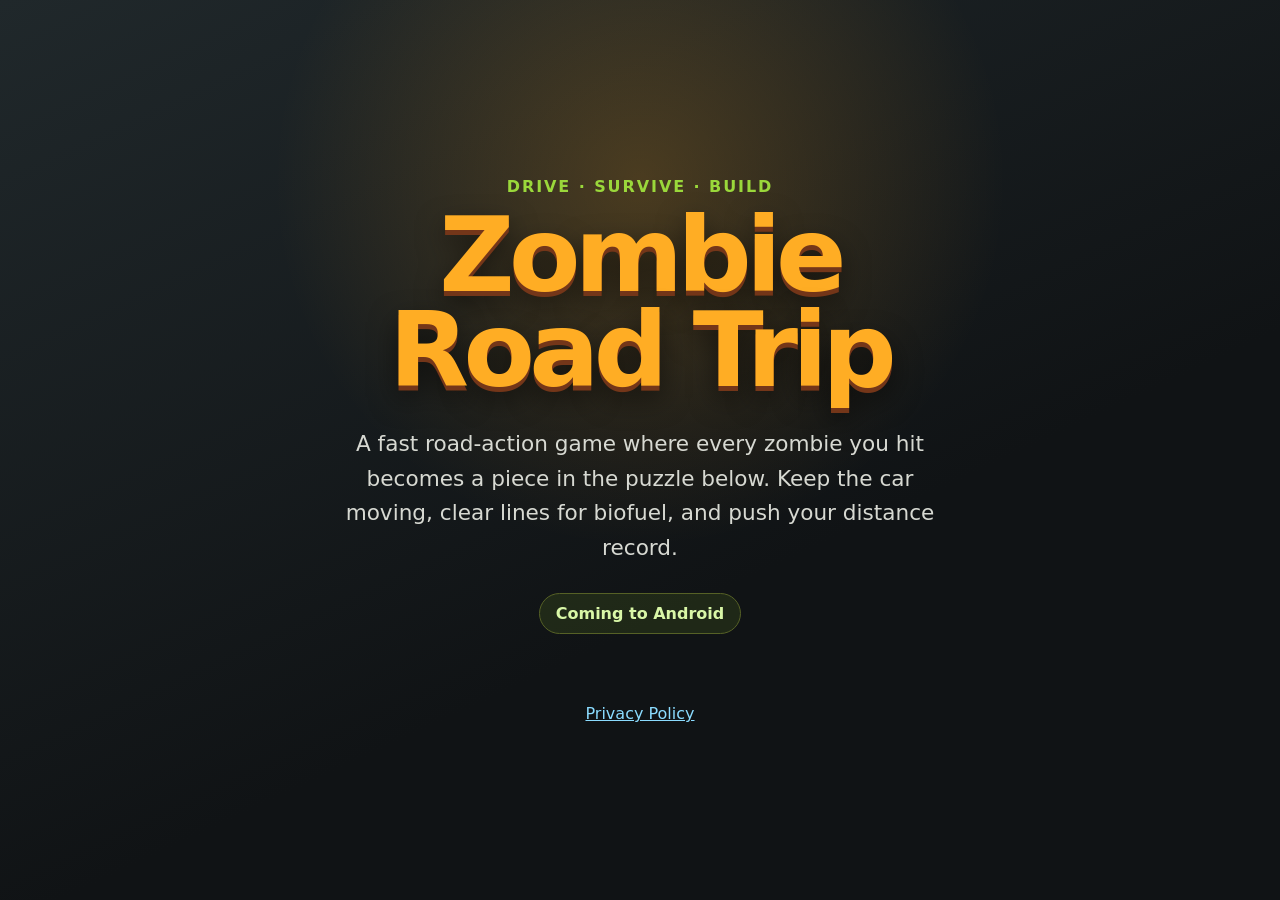
<file: index.html>
<!doctype html>
<html lang="en">
<head>
  <meta charset="utf-8">
  <meta name="viewport" content="width=device-width, initial-scale=1">
  <meta name="color-scheme" content="dark">
  <meta name="description" content="Zombie Road Trip — a road-action and falling-block puzzle game for Android.">
  <title>Zombie Road Trip</title>
  <style>
    :root {
      font-family: system-ui, -apple-system, BlinkMacSystemFont, "Segoe UI", sans-serif;
      color: #f7f1df;
      background: #131719;
    }
    * { box-sizing: border-box; }
    body {
      min-height: 100vh;
      margin: 0;
      display: grid;
      place-items: center;
      background:
        radial-gradient(circle at 50% 20%, rgba(255, 168, 32, .22), transparent 38%),
        linear-gradient(155deg, #20282b, #101315 62%);
    }
    main {
      width: min(760px, calc(100% - 36px));
      padding: 56px 28px;
      text-align: center;
    }
    .eyebrow {
      margin: 0 0 12px;
      color: #9ad83b;
      font-weight: 800;
      letter-spacing: .12em;
      text-transform: uppercase;
    }
    h1 {
      margin: 0;
      color: #ffad24;
      font-size: clamp(3rem, 11vw, 6.5rem);
      line-height: .92;
      letter-spacing: -.055em;
      text-shadow: 0 5px 0 #743619, 0 12px 28px rgba(0, 0, 0, .55);
    }
    .lead {
      max-width: 610px;
      margin: 28px auto 0;
      color: #d7d9d2;
      font-size: clamp(1.05rem, 3vw, 1.35rem);
      line-height: 1.6;
    }
    .status {
      display: inline-block;
      margin-top: 28px;
      padding: 10px 16px;
      border: 1px solid #566126;
      border-radius: 999px;
      color: #d9f7a7;
      background: rgba(77, 103, 28, .25);
      font-weight: 700;
    }
    footer { margin-top: 54px; color: #929a9d; }
    a { color: #8bdcff; }
  </style>
</head>
<body>
<main>
  <p class="eyebrow">Drive · Survive · Build</p>
  <h1>Zombie<br>Road Trip</h1>
  <p class="lead">A fast road-action game where every zombie you hit becomes a piece in the
    puzzle below. Keep the car moving, clear lines for biofuel, and push your distance record.</p>
  <p class="status">Coming to Android</p>
  <footer>
    <a href="privacy-policy.html">Privacy Policy</a>
  </footer>
</main>
</body>
</html>
</file>
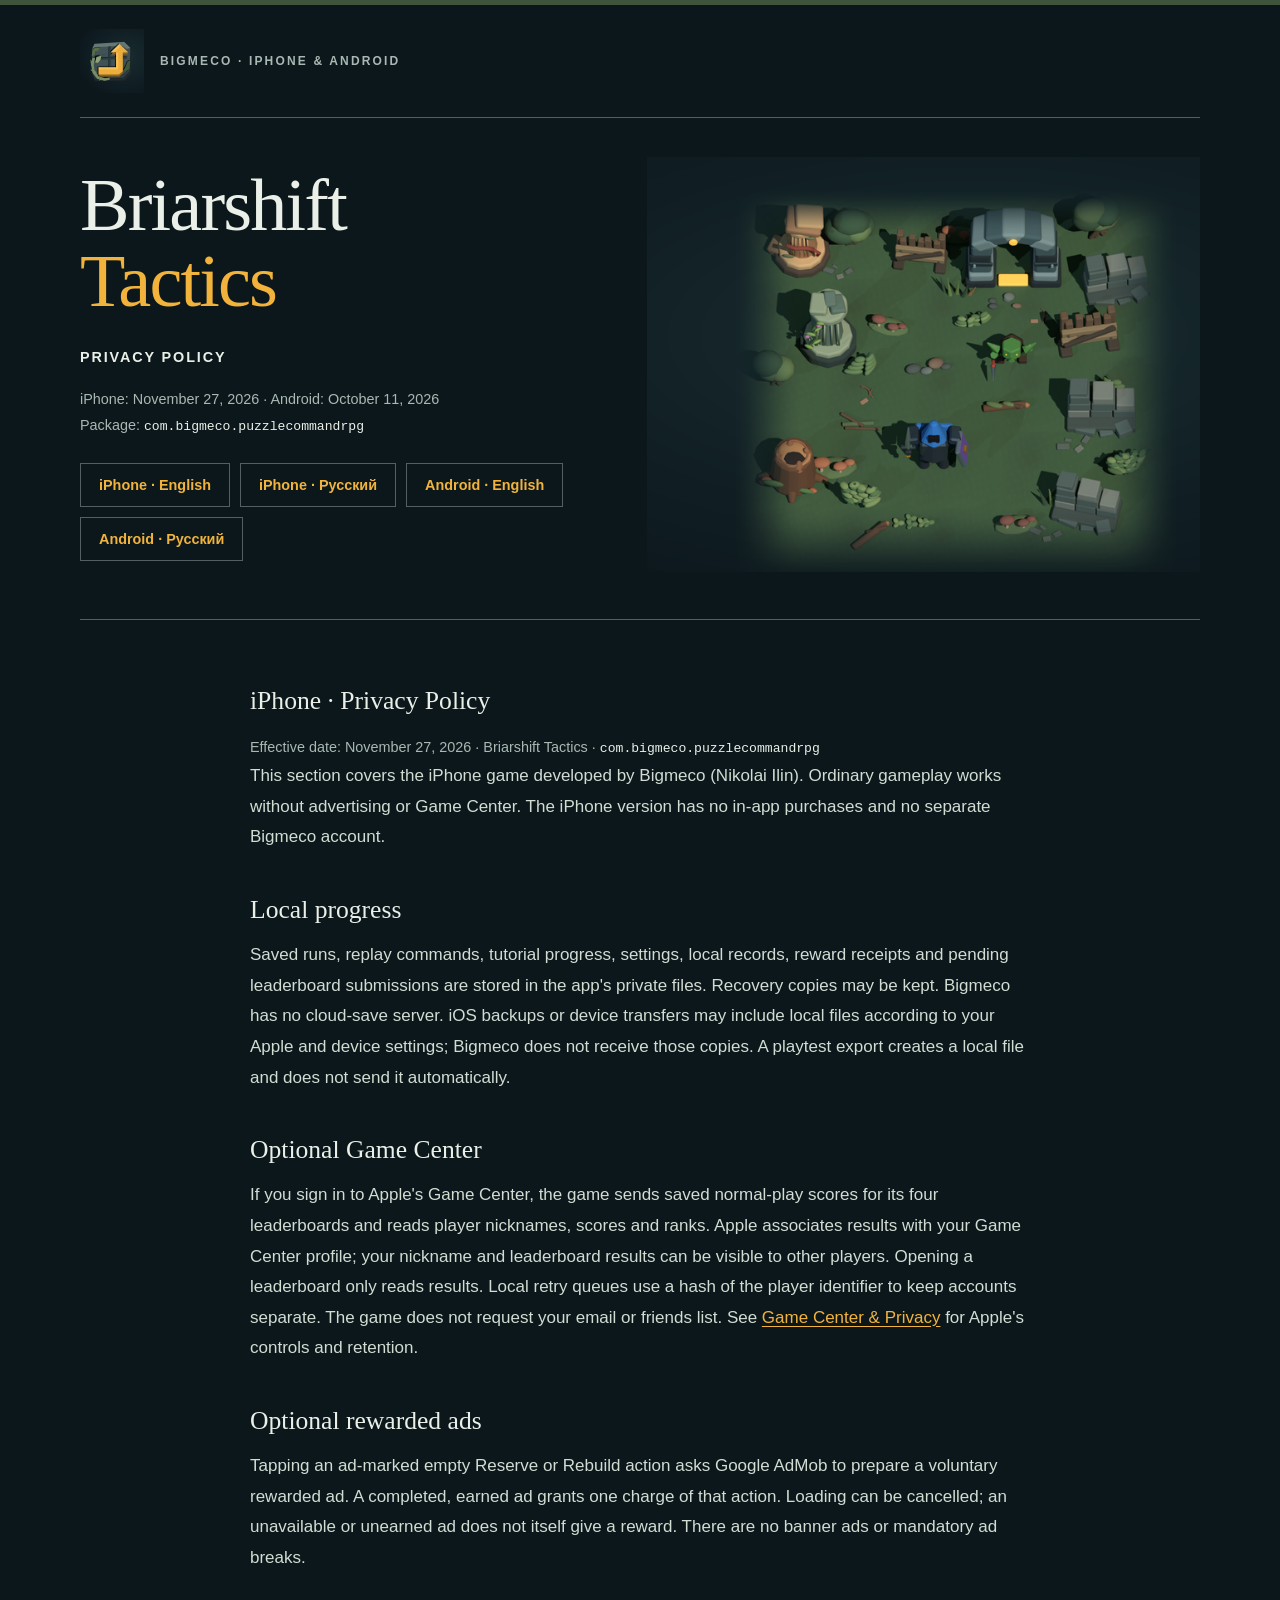
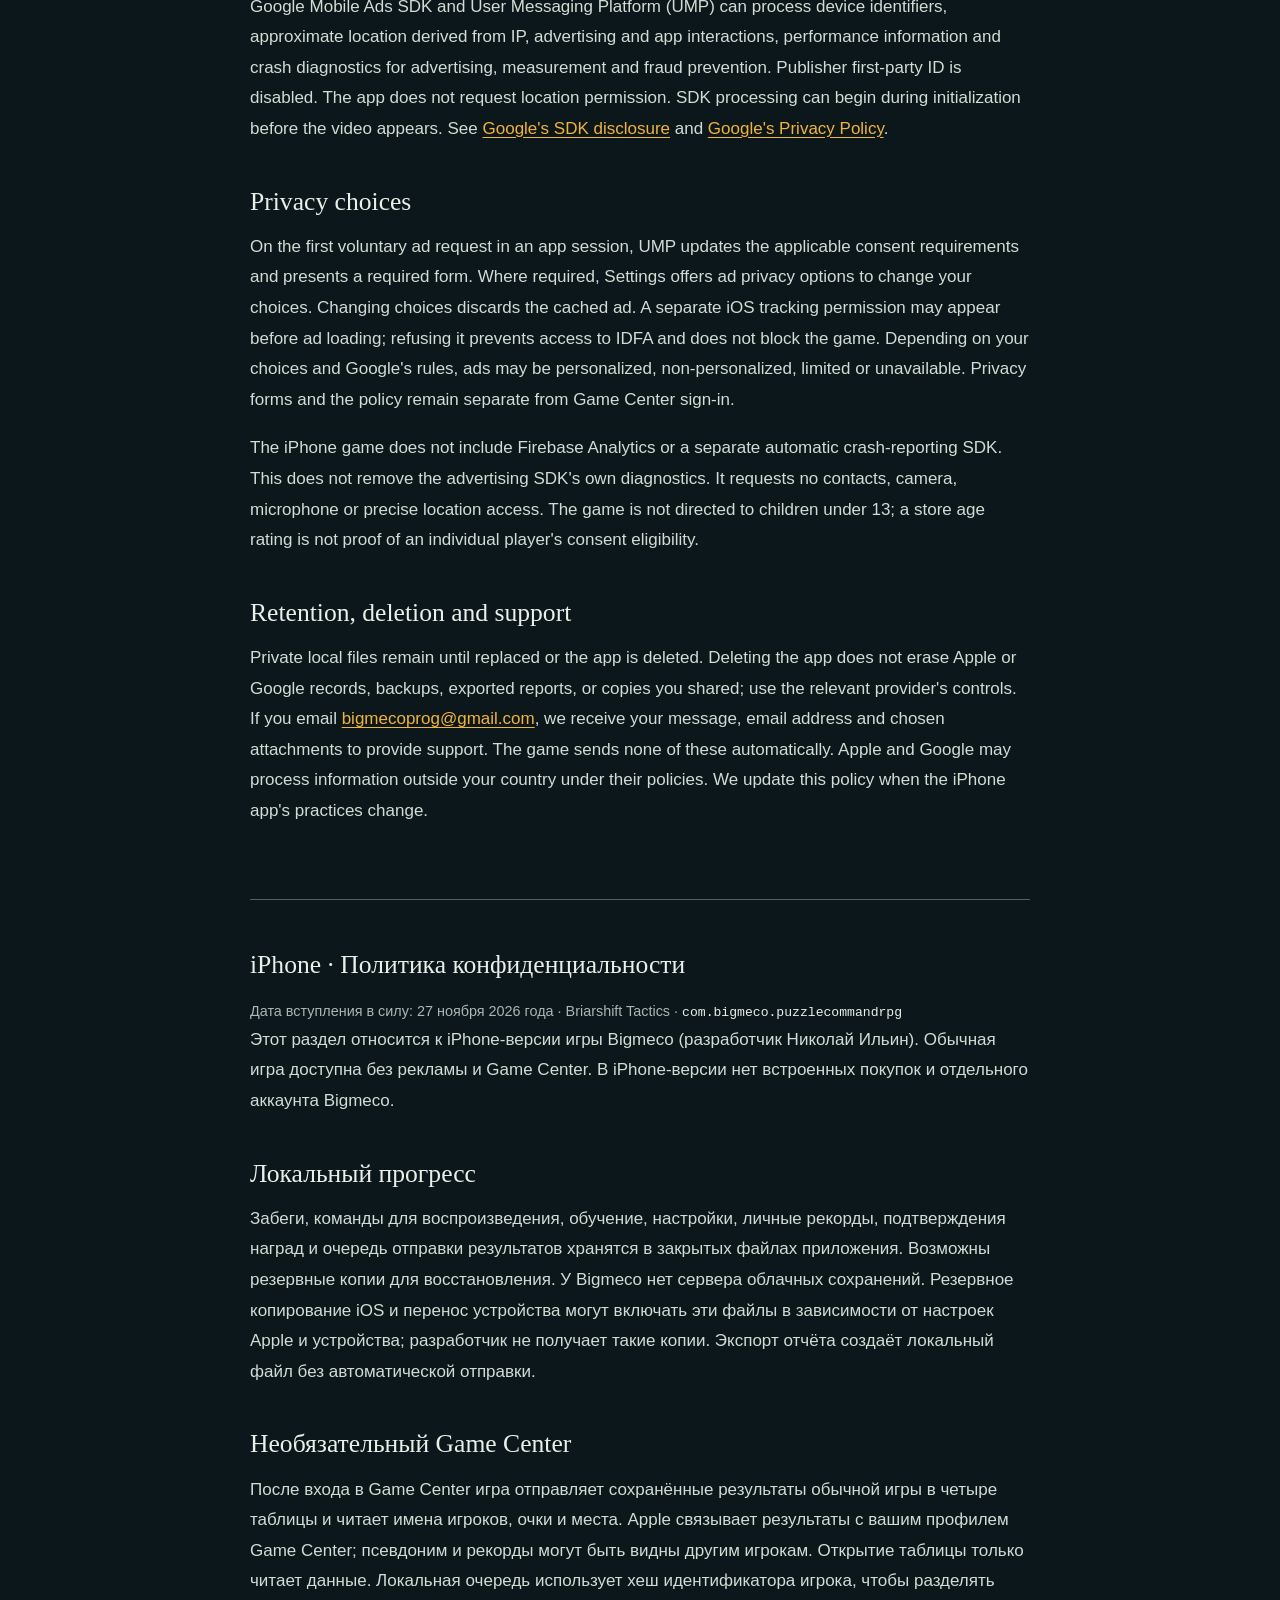
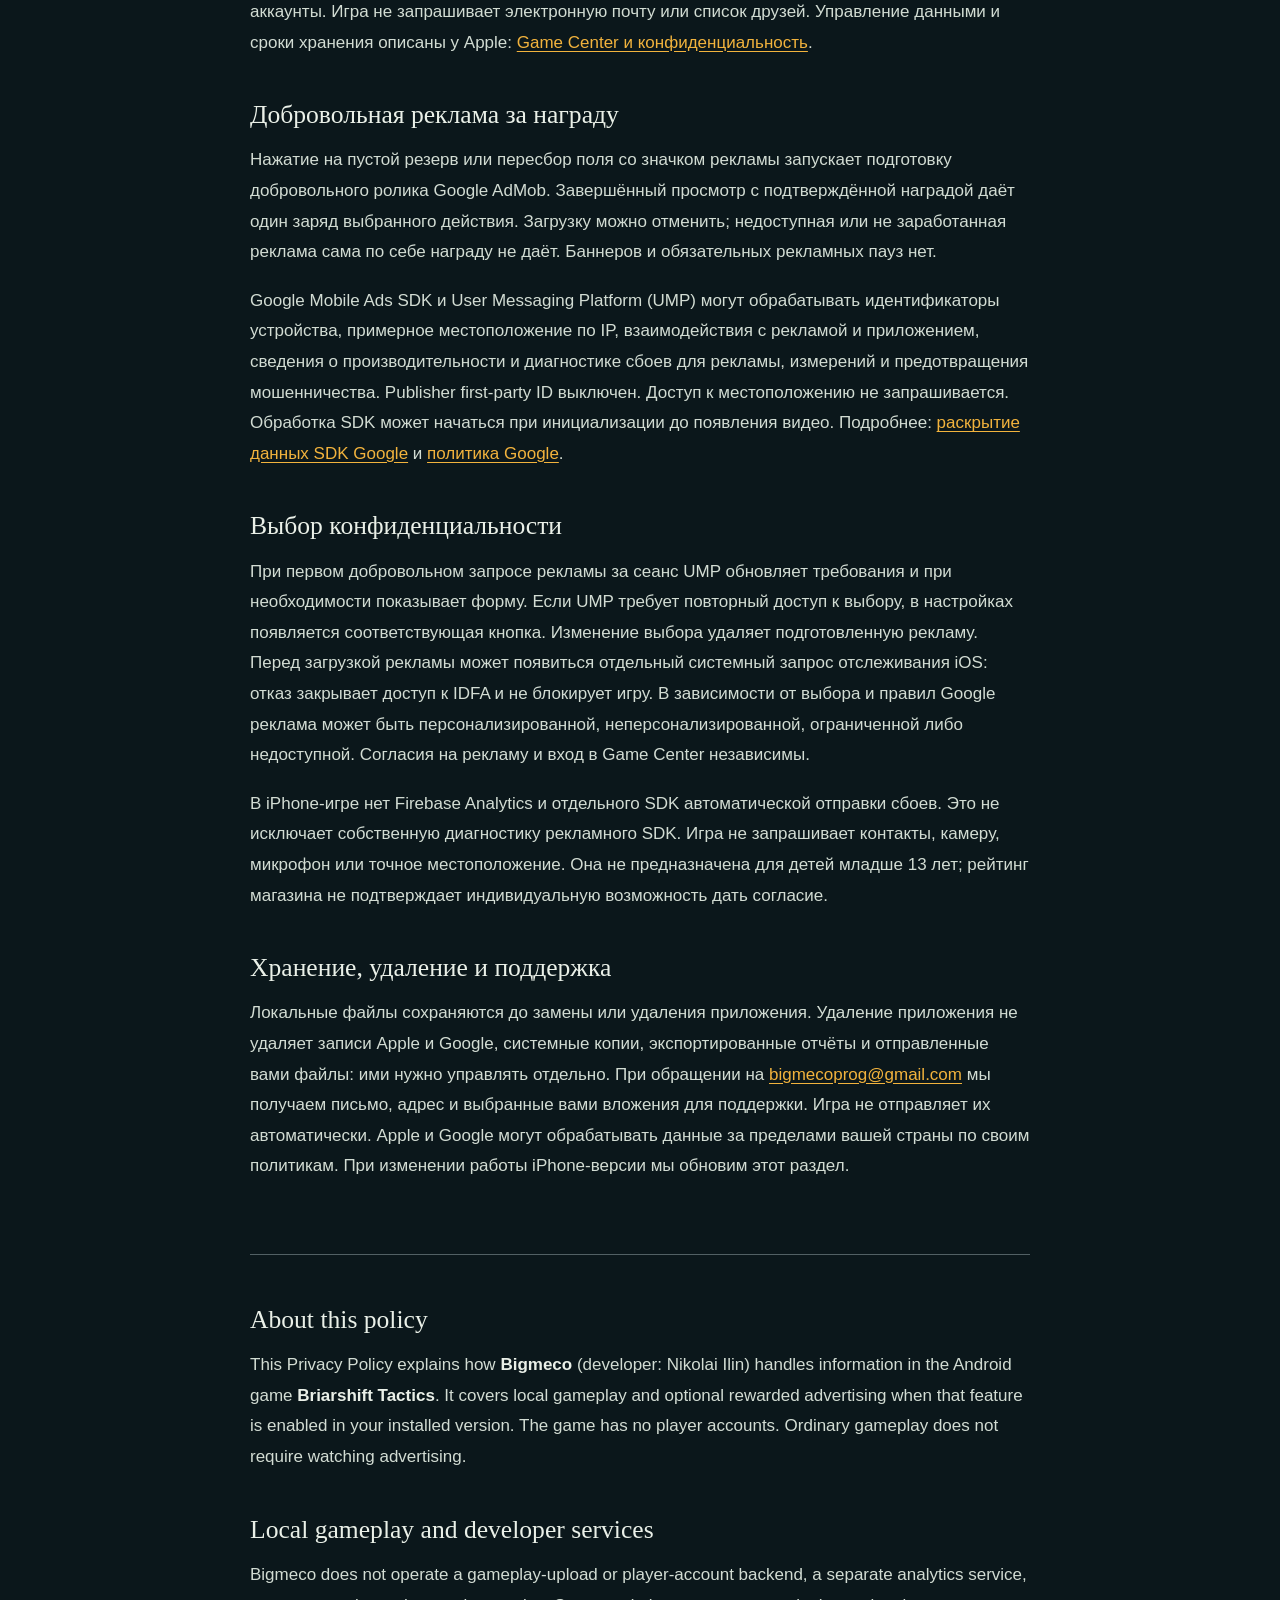
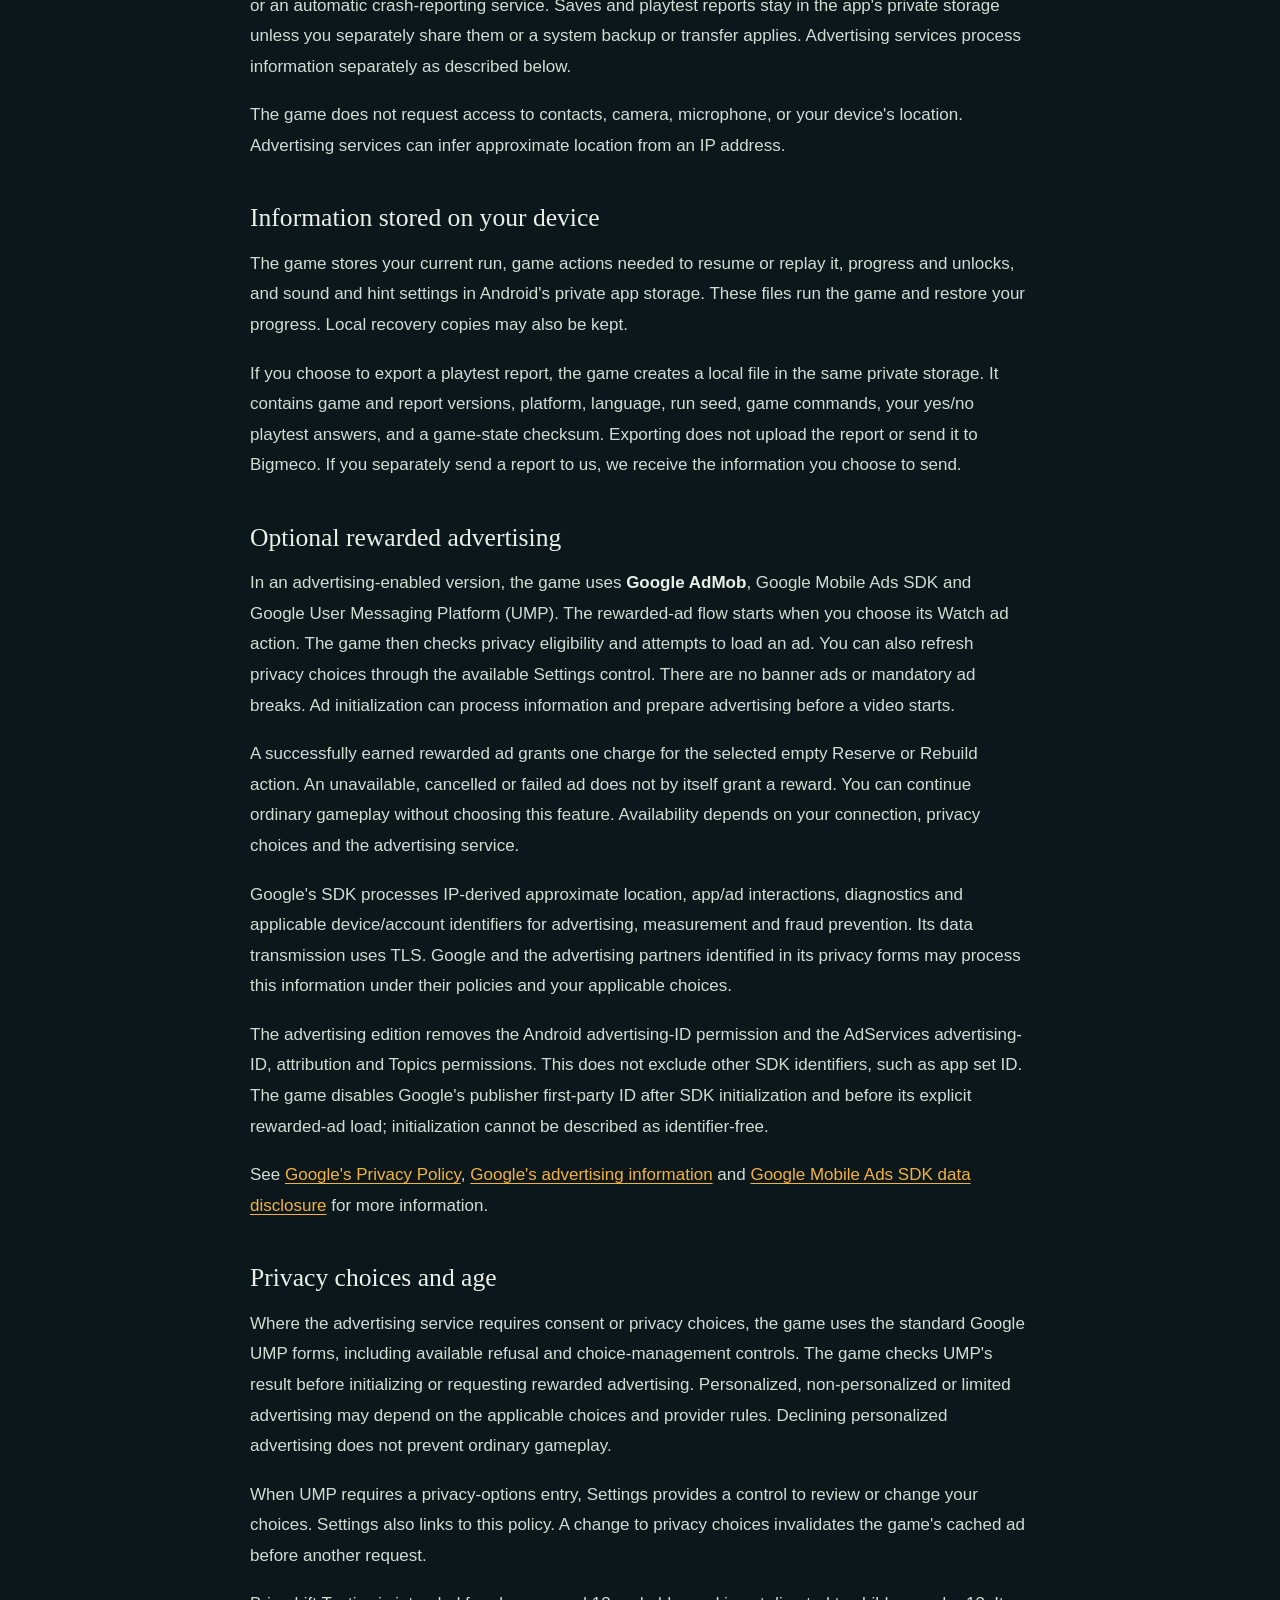
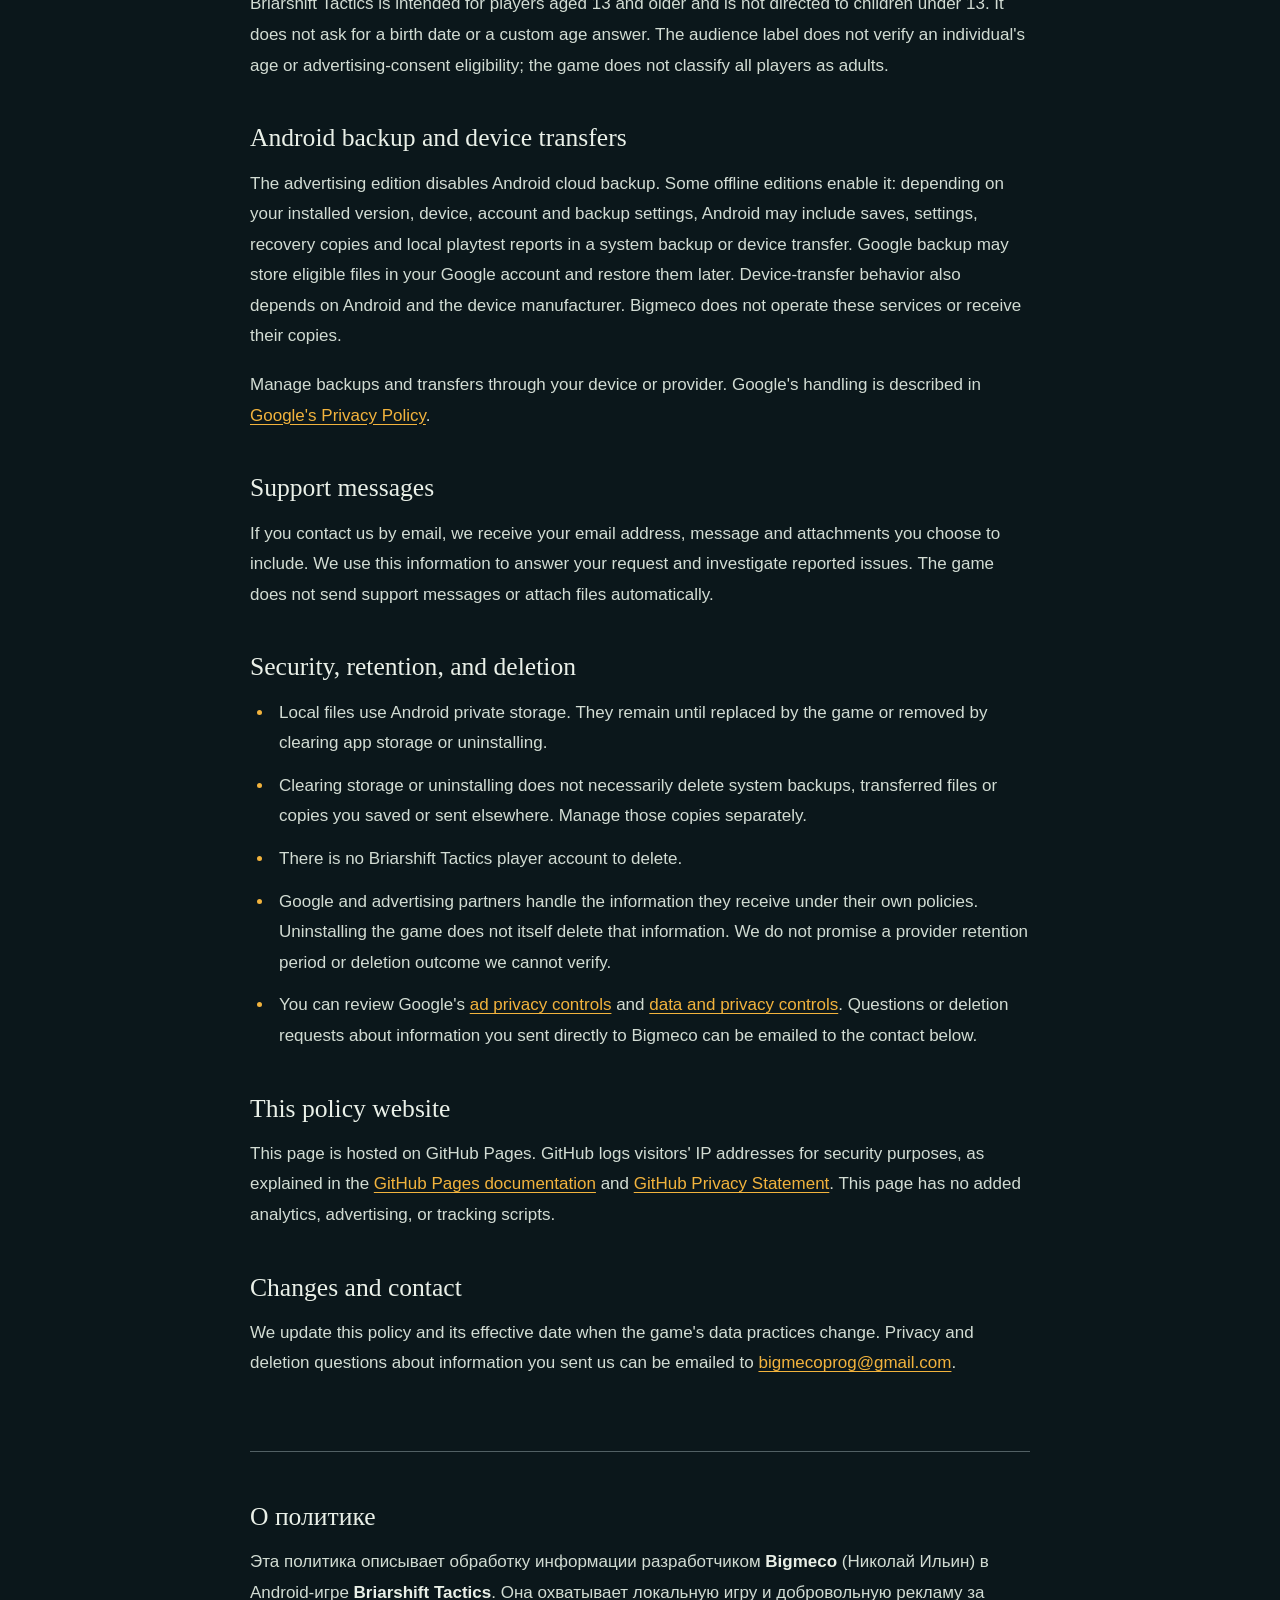
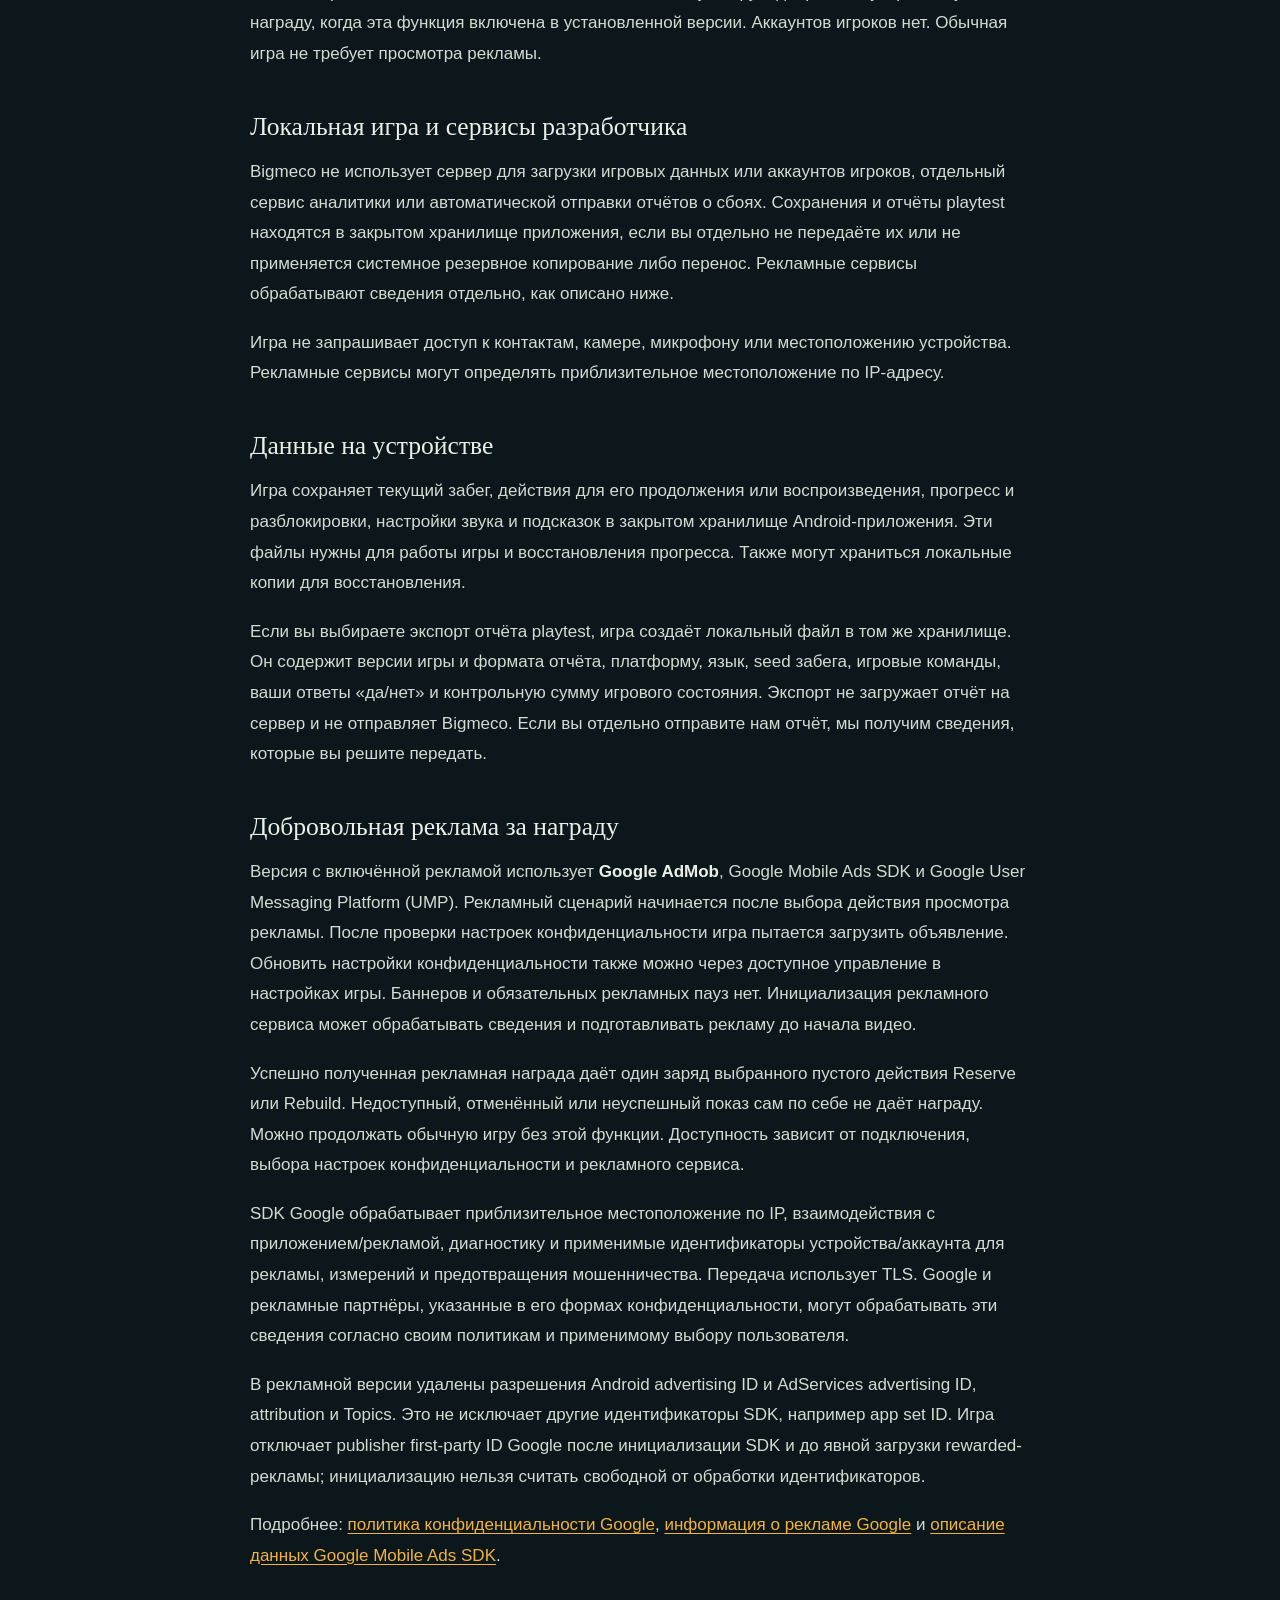
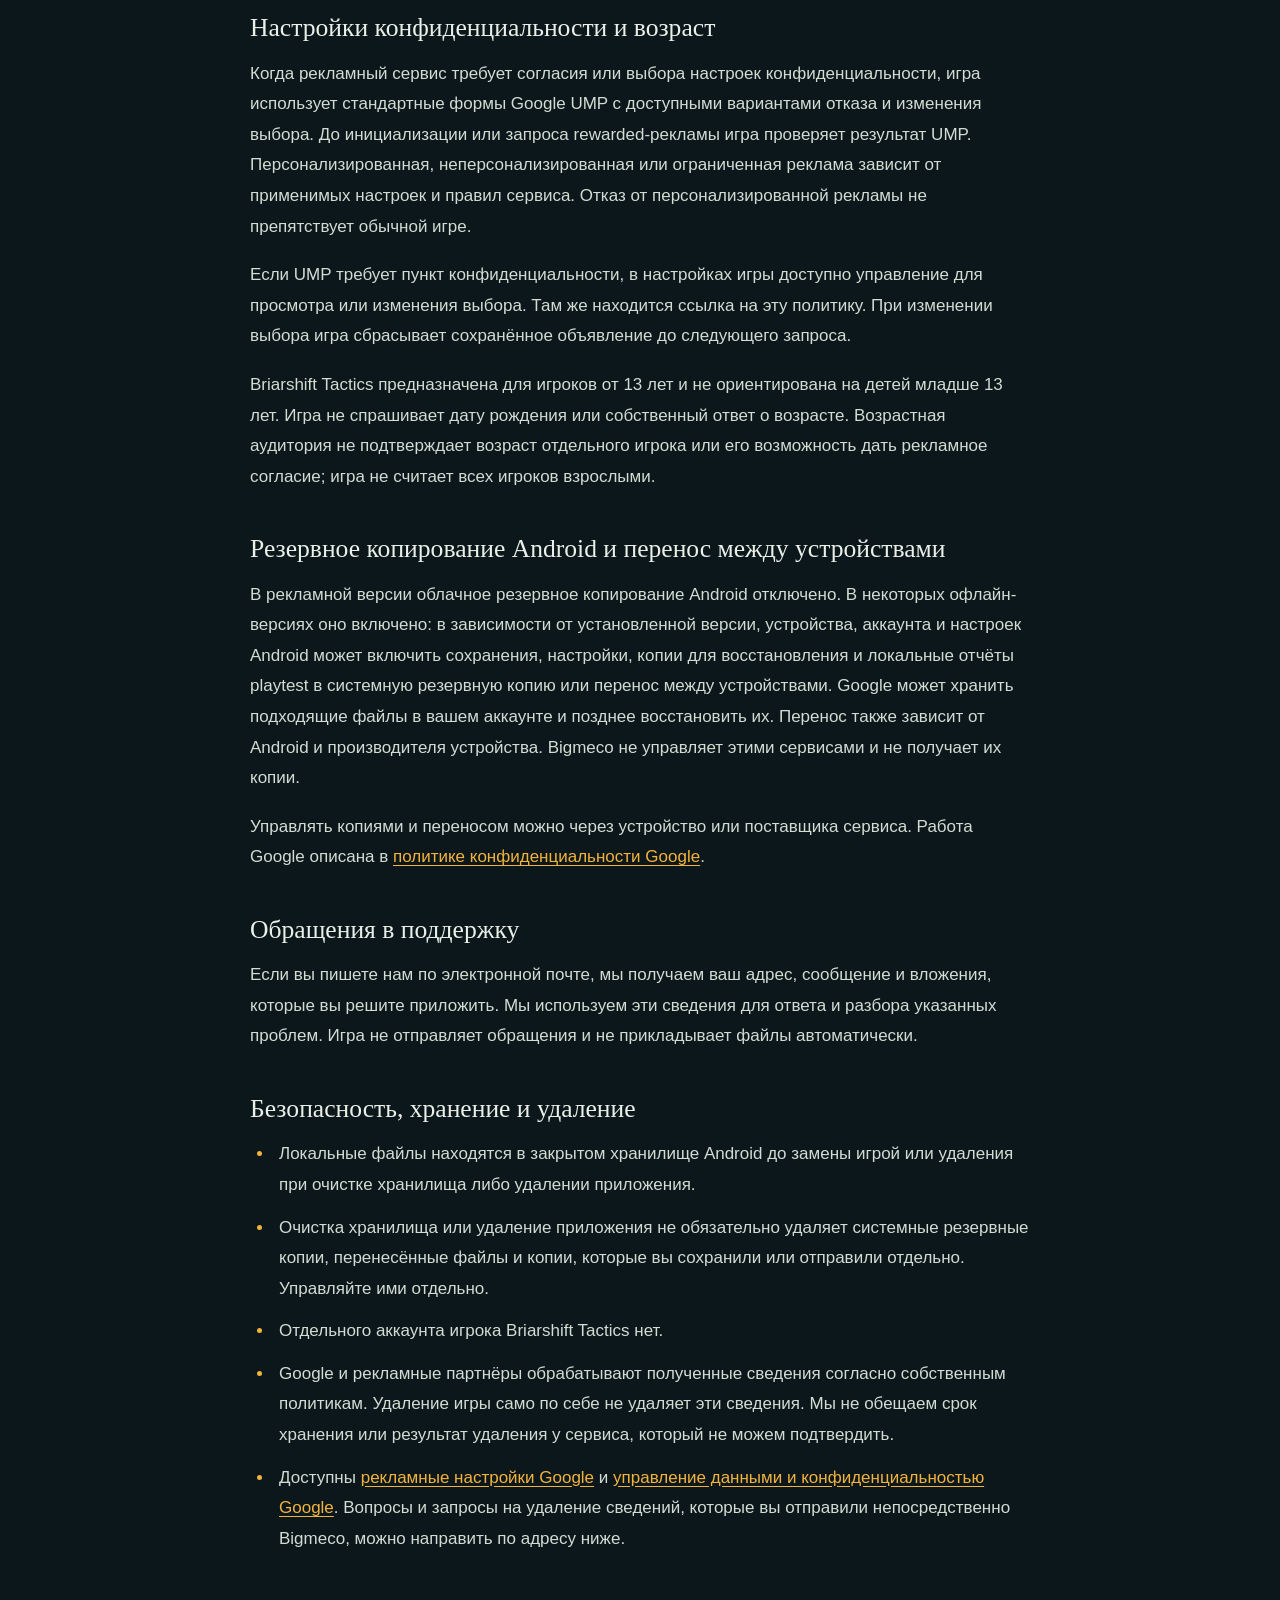
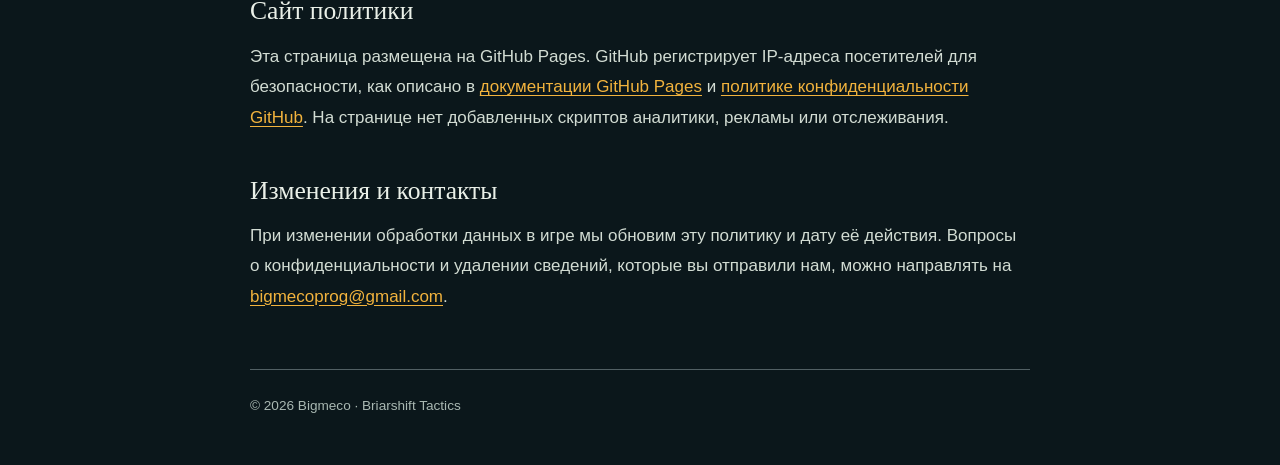
<file: briarshift-tactics/index.html>
<!doctype html>
<html lang="en">
<head>
  <meta charset="utf-8">
  <meta name="viewport" content="width=device-width, initial-scale=1">
  <meta name="color-scheme" content="dark">
  <meta name="description" content="Privacy Policy for Briarshift Tactics on iPhone and Android.">
  <title>Briarshift Tactics — Privacy Policy</title>
  <style>
    :root {
      color-scheme: dark;
      --void: #0b171b;
      --stone: #17242a;
      --edge: #526064;
      --moss: #40543c;
      --text: #eaf0e8;
      --body: #d2dcd3;
      --muted: #a9b8b2;
      --gold: #f2b33d;
      font-family: Arial, ui-sans-serif, system-ui, -apple-system, sans-serif;
      background: var(--void);
      color: var(--text);
    }
    * { box-sizing: border-box; }
    body { margin: 0; border-top: 5px solid var(--moss); }
    main { width: min(1120px, calc(100% - 64px)); margin: 0 auto; padding-bottom: 48px; }
    a { color: var(--gold); text-underline-offset: .2em; overflow-wrap: anywhere; }
    a:hover { color: #ffc65a; }
    a:focus-visible { outline: 2px solid var(--gold); outline-offset: 5px; }
    .skip-link { position: absolute; top: 12px; left: 16px; padding: 12px 16px; background: var(--stone); z-index: 2; transform: translateY(-160%); }
    .skip-link:focus { transform: translateY(0); }
    .masthead { display: flex; align-items: center; gap: 16px; padding: 24px 0; border-bottom: 1px solid var(--edge); }
    .brand-icon { display: block; width: 64px; height: 64px; }
    .eyebrow { margin: 0; font-size: .75rem; line-height: 1.5; font-weight: 700; letter-spacing: .18em; text-transform: uppercase; color: var(--muted); }
    .hero { display: grid; grid-template-columns: 1fr 1.05fr; gap: 40px; align-items: center; padding: 32px 0 40px; border-bottom: 1px solid var(--edge); }
    .hero-copy { min-width: 0; padding: 18px 0; }
    h1 { margin: 0; font-family: Georgia, "Times New Roman", serif; font-size: clamp(2.6rem, 5.8vw, 5.3rem); font-weight: 400; line-height: 1.02; letter-spacing: -.025em; overflow-wrap: anywhere; }
    h1 span { display: block; color: var(--gold); }
    h1 small { display: block; margin-top: 28px; font-family: Arial, ui-sans-serif, system-ui, sans-serif; font-size: .9rem; font-weight: 700; line-height: 1.5; letter-spacing: .13em; text-transform: uppercase; color: var(--text); }
    .meta { margin: 18px 0 0; color: var(--muted); font-size: .9rem; line-height: 1.8; }
    code { font-size: .91em; color: var(--text); overflow-wrap: anywhere; }
    .language { display: flex; flex-wrap: wrap; gap: 10px; margin-top: 24px; }
    .language a { display: inline-flex; align-items: center; justify-content: center; min-width: 96px; min-height: 44px; padding: 10px 18px; border: 1px solid var(--edge); text-decoration: none; font-size: .9rem; font-weight: 700; }
    .language a:hover { border-color: var(--gold); background: var(--stone); }
    .world-art { width: 100%; aspect-ratio: 4 / 3; margin: 0; overflow: hidden; }
    .world-art img { display: block; width: 100%; height: 100%; object-fit: cover; object-position: right center; }
    article { max-width: 780px; margin: 64px auto 0; padding: 0; }
    article + article { margin-top: 72px; padding-top: 48px; border-top: 1px solid var(--edge); }
    h2 { margin: 40px 0 14px; font-family: Georgia, "Times New Roman", serif; font-size: 1.6rem; line-height: 1.3; font-weight: 400; color: var(--text); }
    article > h2:first-child { margin-top: 0; }
    p, li { font-size: 1.0625rem; line-height: 1.8; color: var(--body); }
    p { margin: 0 0 18px; }
    strong { color: var(--text); }
    ul { margin: 0; padding-left: 24px; }
    li { margin-bottom: 12px; padding-left: 5px; }
    li::marker { color: var(--gold); }
    .notice { margin: 20px 0; padding: 22px 24px; border-left: 3px solid var(--gold); background: var(--stone); }
    footer { max-width: 780px; margin: 56px auto 0; padding-top: 24px; border-top: 1px solid var(--edge); font-size: .85rem; line-height: 1.7; color: var(--muted); }
    @media (max-width: 760px) {
      main { width: calc(100% - 40px); }
      .masthead { padding: 16px 0; gap: 12px; }
      .brand-icon { width: 52px; height: 52px; }
      .hero { grid-template-columns: 1fr; gap: 16px; padding: 28px 0 24px; }
      .hero-copy { padding: 0; }
      .world-art { max-width: 480px; margin: 0 auto; }
      h1 { font-size: clamp(2.6rem, 10vw, 4.2rem); }
      h1 small { margin-top: 20px; }
      article { margin-top: 40px; }
      article + article { margin-top: 48px; padding-top: 36px; }
      h2 { font-size: 1.45rem; }
      .notice { padding: 18px 20px; }
    }
    @media print {
      :root { color-scheme: light; background: white; color: #17242a; }
      body { border: 0; }
      main { width: 100%; padding: 0; }
      .masthead, .world-art, .language, .skip-link { display: none; }
      .hero { display: block; padding: 0 0 20px; }
      h1 { font-size: 2.2rem; }
      h1 span, h1 small, h2, p, li, strong, code, .meta, footer, a { color: #17242a; }
      .notice { background: none; border-color: #526064; }
      article, article + article { margin-top: 32px; }
      h2 { break-after: avoid; }
      li { break-inside: avoid; }
    }
  </style>
</head>
<body>
<a class="skip-link" href="#ios-english">Skip to policy · К тексту политики</a>
<main>
  <header>
    <div class="masthead">
      <img class="brand-icon" src="assets/briarshift-icon.png" width="512" height="512" alt="">
      <p class="eyebrow">Bigmeco · iPhone &amp; Android</p>
    </div>
    <div class="hero">
      <div class="hero-copy">
        <h1>Briarshift <span>Tactics</span><small>Privacy Policy</small></h1>
        <p class="meta">iPhone: November 27, 2026 · Android: October 11, 2026<br>Package: <code>com.bigmeco.puzzlecommandrpg</code></p>
        <nav class="language" aria-label="Languages">
          <a href="#ios-english" hreflang="en">iPhone · English</a>
          <a href="#ios-russian" hreflang="ru">iPhone · Русский</a>
          <a href="#english" hreflang="en">Android · English</a>
          <a href="#russian" hreflang="ru">Android · Русский</a>
        </nav>
      </div>
      <figure class="world-art" aria-hidden="true">
        <img src="assets/briarshift-world.png" width="1024" height="500" alt="" fetchpriority="high">
      </figure>
    </div>
  </header>

  <article id="ios-english" lang="en">
    <h2>iPhone · Privacy Policy</h2>
    <p class="meta">Effective date: November 27, 2026 · Briarshift Tactics · <code>com.bigmeco.puzzlecommandrpg</code></p>
    <p>This section covers the iPhone game developed by Bigmeco (Nikolai Ilin). Ordinary gameplay works without advertising or Game Center. The iPhone version has no in-app purchases and no separate Bigmeco account.</p>
    <h2>Local progress</h2>
    <p>Saved runs, replay commands, tutorial progress, settings, local records, reward receipts and pending leaderboard submissions are stored in the app's private files. Recovery copies may be kept. Bigmeco has no cloud-save server. iOS backups or device transfers may include local files according to your Apple and device settings; Bigmeco does not receive those copies. A playtest export creates a local file and does not send it automatically.</p>
    <h2>Optional Game Center</h2>
    <p>If you sign in to Apple's Game Center, the game sends saved normal-play scores for its four leaderboards and reads player nicknames, scores and ranks. Apple associates results with your Game Center profile; your nickname and leaderboard results can be visible to other players. Opening a leaderboard only reads results. Local retry queues use a hash of the player identifier to keep accounts separate. The game does not request your email or friends list. See <a href="https://www.apple.com/legal/privacy/data/en/game-center/">Game Center &amp; Privacy</a> for Apple's controls and retention.</p>
    <h2>Optional rewarded ads</h2>
    <p>Tapping an ad-marked empty Reserve or Rebuild action asks Google AdMob to prepare a voluntary rewarded ad. A completed, earned ad grants one charge of that action. Loading can be cancelled; an unavailable or unearned ad does not itself give a reward. There are no banner ads or mandatory ad breaks.</p>
    <p>Google Mobile Ads SDK and User Messaging Platform (UMP) can process device identifiers, approximate location derived from IP, advertising and app interactions, performance information and crash diagnostics for advertising, measurement and fraud prevention. Publisher first-party ID is disabled. The app does not request location permission. SDK processing can begin during initialization before the video appears. See <a href="https://developers.google.com/admob/ios/privacy/data-disclosure">Google's SDK disclosure</a> and <a href="https://policies.google.com/privacy">Google's Privacy Policy</a>.</p>
    <h2>Privacy choices</h2>
    <p>On the first voluntary ad request in an app session, UMP updates the applicable consent requirements and presents a required form. Where required, Settings offers ad privacy options to change your choices. Changing choices discards the cached ad. A separate iOS tracking permission may appear before ad loading; refusing it prevents access to IDFA and does not block the game. Depending on your choices and Google's rules, ads may be personalized, non-personalized, limited or unavailable. Privacy forms and the policy remain separate from Game Center sign-in.</p>
    <p>The iPhone game does not include Firebase Analytics or a separate automatic crash-reporting SDK. This does not remove the advertising SDK's own diagnostics. It requests no contacts, camera, microphone or precise location access. The game is not directed to children under 13; a store age rating is not proof of an individual player's consent eligibility.</p>
    <h2>Retention, deletion and support</h2>
    <p>Private local files remain until replaced or the app is deleted. Deleting the app does not erase Apple or Google records, backups, exported reports, or copies you shared; use the relevant provider's controls. If you email <a href="mailto:bigmecoprog@gmail.com">bigmecoprog@gmail.com</a>, we receive your message, email address and chosen attachments to provide support. The game sends none of these automatically. Apple and Google may process information outside your country under their policies. We update this policy when the iPhone app's practices change.</p>
  </article>

  <article id="ios-russian" lang="ru">
    <h2>iPhone · Политика конфиденциальности</h2>
    <p class="meta">Дата вступления в силу: 27 ноября 2026 года · Briarshift Tactics · <code>com.bigmeco.puzzlecommandrpg</code></p>
    <p>Этот раздел относится к iPhone-версии игры Bigmeco (разработчик Николай Ильин). Обычная игра доступна без рекламы и Game Center. В iPhone-версии нет встроенных покупок и отдельного аккаунта Bigmeco.</p>
    <h2>Локальный прогресс</h2>
    <p>Забеги, команды для воспроизведения, обучение, настройки, личные рекорды, подтверждения наград и очередь отправки результатов хранятся в закрытых файлах приложения. Возможны резервные копии для восстановления. У Bigmeco нет сервера облачных сохранений. Резервное копирование iOS и перенос устройства могут включать эти файлы в зависимости от настроек Apple и устройства; разработчик не получает такие копии. Экспорт отчёта создаёт локальный файл без автоматической отправки.</p>
    <h2>Необязательный Game Center</h2>
    <p>После входа в Game Center игра отправляет сохранённые результаты обычной игры в четыре таблицы и читает имена игроков, очки и места. Apple связывает результаты с вашим профилем Game Center; псевдоним и рекорды могут быть видны другим игрокам. Открытие таблицы только читает данные. Локальная очередь использует хеш идентификатора игрока, чтобы разделять аккаунты. Игра не запрашивает электронную почту или список друзей. Управление данными и сроки хранения описаны у Apple: <a href="https://www.apple.com/legal/privacy/data/ru/game-center/">Game Center и конфиденциальность</a>.</p>
    <h2>Добровольная реклама за награду</h2>
    <p>Нажатие на пустой резерв или пересбор поля со значком рекламы запускает подготовку добровольного ролика Google AdMob. Завершённый просмотр с подтверждённой наградой даёт один заряд выбранного действия. Загрузку можно отменить; недоступная или не заработанная реклама сама по себе награду не даёт. Баннеров и обязательных рекламных пауз нет.</p>
    <p>Google Mobile Ads SDK и User Messaging Platform (UMP) могут обрабатывать идентификаторы устройства, примерное местоположение по IP, взаимодействия с рекламой и приложением, сведения о производительности и диагностике сбоев для рекламы, измерений и предотвращения мошенничества. Publisher first-party ID выключен. Доступ к местоположению не запрашивается. Обработка SDK может начаться при инициализации до появления видео. Подробнее: <a href="https://developers.google.com/admob/ios/privacy/data-disclosure">раскрытие данных SDK Google</a> и <a href="https://policies.google.com/privacy">политика Google</a>.</p>
    <h2>Выбор конфиденциальности</h2>
    <p>При первом добровольном запросе рекламы за сеанс UMP обновляет требования и при необходимости показывает форму. Если UMP требует повторный доступ к выбору, в настройках появляется соответствующая кнопка. Изменение выбора удаляет подготовленную рекламу. Перед загрузкой рекламы может появиться отдельный системный запрос отслеживания iOS: отказ закрывает доступ к IDFA и не блокирует игру. В зависимости от выбора и правил Google реклама может быть персонализированной, неперсонализированной, ограниченной либо недоступной. Согласия на рекламу и вход в Game Center независимы.</p>
    <p>В iPhone-игре нет Firebase Analytics и отдельного SDK автоматической отправки сбоев. Это не исключает собственную диагностику рекламного SDK. Игра не запрашивает контакты, камеру, микрофон или точное местоположение. Она не предназначена для детей младше 13 лет; рейтинг магазина не подтверждает индивидуальную возможность дать согласие.</p>
    <h2>Хранение, удаление и поддержка</h2>
    <p>Локальные файлы сохраняются до замены или удаления приложения. Удаление приложения не удаляет записи Apple и Google, системные копии, экспортированные отчёты и отправленные вами файлы: ими нужно управлять отдельно. При обращении на <a href="mailto:bigmecoprog@gmail.com">bigmecoprog@gmail.com</a> мы получаем письмо, адрес и выбранные вами вложения для поддержки. Игра не отправляет их автоматически. Apple и Google могут обрабатывать данные за пределами вашей страны по своим политикам. При изменении работы iPhone-версии мы обновим этот раздел.</p>
  </article>


  <article id="english" lang="en">
    <h2>About this policy</h2>
    <p>This Privacy Policy explains how <strong>Bigmeco</strong> (developer: Nikolai Ilin) handles information in the Android game <strong>Briarshift Tactics</strong>. It covers local gameplay and optional rewarded advertising when that feature is enabled in your installed version. The game has no player accounts. Ordinary gameplay does not require watching advertising.</p>

    <h2>Local gameplay and developer services</h2>
    <p>Bigmeco does not operate a gameplay-upload or player-account backend, a separate analytics service, or an automatic crash-reporting service. Saves and playtest reports stay in the app's private storage unless you separately share them or a system backup or transfer applies. Advertising services process information separately as described below.</p>
    <p>The game does not request access to contacts, camera, microphone, or your device's location. Advertising services can infer approximate location from an IP address.</p>

    <h2>Information stored on your device</h2>
    <p>The game stores your current run, game actions needed to resume or replay it, progress and unlocks, and sound and hint settings in Android's private app storage. These files run the game and restore your progress. Local recovery copies may also be kept.</p>
    <p>If you choose to export a playtest report, the game creates a local file in the same private storage. It contains game and report versions, platform, language, run seed, game commands, your yes/no playtest answers, and a game-state checksum. Exporting does not upload the report or send it to Bigmeco. If you separately send a report to us, we receive the information you choose to send.</p>

    <h2>Optional rewarded advertising</h2>
    <p>In an advertising-enabled version, the game uses <strong>Google AdMob</strong>, Google Mobile Ads SDK and Google User Messaging Platform (UMP). The rewarded-ad flow starts when you choose its Watch ad action. The game then checks privacy eligibility and attempts to load an ad. You can also refresh privacy choices through the available Settings control. There are no banner ads or mandatory ad breaks. Ad initialization can process information and prepare advertising before a video starts.</p>
    <p>A successfully earned rewarded ad grants one charge for the selected empty Reserve or Rebuild action. An unavailable, cancelled or failed ad does not by itself grant a reward. You can continue ordinary gameplay without choosing this feature. Availability depends on your connection, privacy choices and the advertising service.</p>
    <p>Google's SDK processes IP-derived approximate location, app/ad interactions, diagnostics and applicable device/account identifiers for advertising, measurement and fraud prevention. Its data transmission uses TLS. Google and the advertising partners identified in its privacy forms may process this information under their policies and your applicable choices.</p>
    <p>The advertising edition removes the Android advertising-ID permission and the AdServices advertising-ID, attribution and Topics permissions. This does not exclude other SDK identifiers, such as app set ID. The game disables Google's publisher first-party ID after SDK initialization and before its explicit rewarded-ad load; initialization cannot be described as identifier-free.</p>
    <p>See <a href="https://policies.google.com/privacy">Google's Privacy Policy</a>, <a href="https://policies.google.com/technologies/ads">Google's advertising information</a> and <a href="https://developers.google.com/admob/android/privacy/play-data-disclosure">Google Mobile Ads SDK data disclosure</a> for more information.</p>

    <h2>Privacy choices and age</h2>
    <p>Where the advertising service requires consent or privacy choices, the game uses the standard Google UMP forms, including available refusal and choice-management controls. The game checks UMP's result before initializing or requesting rewarded advertising. Personalized, non-personalized or limited advertising may depend on the applicable choices and provider rules. Declining personalized advertising does not prevent ordinary gameplay.</p>
    <p>When UMP requires a privacy-options entry, Settings provides a control to review or change your choices. Settings also links to this policy. A change to privacy choices invalidates the game's cached ad before another request.</p>
    <p>Briarshift Tactics is intended for players aged 13 and older and is not directed to children under 13. It does not ask for a birth date or a custom age answer. The audience label does not verify an individual's age or advertising-consent eligibility; the game does not classify all players as adults.</p>

    <h2>Android backup and device transfers</h2>
    <p>The advertising edition disables Android cloud backup. Some offline editions enable it: depending on your installed version, device, account and backup settings, Android may include saves, settings, recovery copies and local playtest reports in a system backup or device transfer. Google backup may store eligible files in your Google account and restore them later. Device-transfer behavior also depends on Android and the device manufacturer. Bigmeco does not operate these services or receive their copies.</p>
    <p>Manage backups and transfers through your device or provider. Google's handling is described in <a href="https://policies.google.com/privacy">Google's Privacy Policy</a>.</p>

    <h2>Support messages</h2>
    <p>If you contact us by email, we receive your email address, message and attachments you choose to include. We use this information to answer your request and investigate reported issues. The game does not send support messages or attach files automatically.</p>

    <h2>Security, retention, and deletion</h2>
    <ul>
      <li>Local files use Android private storage. They remain until replaced by the game or removed by clearing app storage or uninstalling.</li>
      <li>Clearing storage or uninstalling does not necessarily delete system backups, transferred files or copies you saved or sent elsewhere. Manage those copies separately.</li>
      <li>There is no Briarshift Tactics player account to delete.</li>
      <li>Google and advertising partners handle the information they receive under their own policies. Uninstalling the game does not itself delete that information. We do not promise a provider retention period or deletion outcome we cannot verify.</li>
      <li>You can review Google's <a href="https://myadcenter.google.com/">ad privacy controls</a> and <a href="https://myaccount.google.com/data-and-privacy">data and privacy controls</a>. Questions or deletion requests about information you sent directly to Bigmeco can be emailed to the contact below.</li>
    </ul>

    <h2>This policy website</h2>
    <p>This page is hosted on GitHub Pages. GitHub logs visitors' IP addresses for security purposes, as explained in the <a href="https://docs.github.com/en/pages/getting-started-with-github-pages/what-is-github-pages#data-collection">GitHub Pages documentation</a> and <a href="https://docs.github.com/en/site-policy/privacy-policies/github-general-privacy-statement">GitHub Privacy Statement</a>. This page has no added analytics, advertising, or tracking scripts.</p>

    <h2>Changes and contact</h2>
    <p>We update this policy and its effective date when the game's data practices change. Privacy and deletion questions about information you sent us can be emailed to <a href="mailto:bigmecoprog@gmail.com">bigmecoprog@gmail.com</a>.</p>
  </article>

  <article id="russian" lang="ru">
    <h2>О политике</h2>
    <p>Эта политика описывает обработку информации разработчиком <strong>Bigmeco</strong> (Николай Ильин) в Android-игре <strong>Briarshift Tactics</strong>. Она охватывает локальную игру и добровольную рекламу за награду, когда эта функция включена в установленной версии. Аккаунтов игроков нет. Обычная игра не требует просмотра рекламы.</p>

    <h2>Локальная игра и сервисы разработчика</h2>
    <p>Bigmeco не использует сервер для загрузки игровых данных или аккаунтов игроков, отдельный сервис аналитики или автоматической отправки отчётов о сбоях. Сохранения и отчёты playtest находятся в закрытом хранилище приложения, если вы отдельно не передаёте их или не применяется системное резервное копирование либо перенос. Рекламные сервисы обрабатывают сведения отдельно, как описано ниже.</p>
    <p>Игра не запрашивает доступ к контактам, камере, микрофону или местоположению устройства. Рекламные сервисы могут определять приблизительное местоположение по IP-адресу.</p>

    <h2>Данные на устройстве</h2>
    <p>Игра сохраняет текущий забег, действия для его продолжения или воспроизведения, прогресс и разблокировки, настройки звука и подсказок в закрытом хранилище Android-приложения. Эти файлы нужны для работы игры и восстановления прогресса. Также могут храниться локальные копии для восстановления.</p>
    <p>Если вы выбираете экспорт отчёта playtest, игра создаёт локальный файл в том же хранилище. Он содержит версии игры и формата отчёта, платформу, язык, seed забега, игровые команды, ваши ответы «да/нет» и контрольную сумму игрового состояния. Экспорт не загружает отчёт на сервер и не отправляет Bigmeco. Если вы отдельно отправите нам отчёт, мы получим сведения, которые вы решите передать.</p>

    <h2>Добровольная реклама за награду</h2>
    <p>Версия с включённой рекламой использует <strong>Google AdMob</strong>, Google Mobile Ads SDK и Google User Messaging Platform (UMP). Рекламный сценарий начинается после выбора действия просмотра рекламы. После проверки настроек конфиденциальности игра пытается загрузить объявление. Обновить настройки конфиденциальности также можно через доступное управление в настройках игры. Баннеров и обязательных рекламных пауз нет. Инициализация рекламного сервиса может обрабатывать сведения и подготавливать рекламу до начала видео.</p>
    <p>Успешно полученная рекламная награда даёт один заряд выбранного пустого действия Reserve или Rebuild. Недоступный, отменённый или неуспешный показ сам по себе не даёт награду. Можно продолжать обычную игру без этой функции. Доступность зависит от подключения, выбора настроек конфиденциальности и рекламного сервиса.</p>
    <p>SDK Google обрабатывает приблизительное местоположение по IP, взаимодействия с приложением/рекламой, диагностику и применимые идентификаторы устройства/аккаунта для рекламы, измерений и предотвращения мошенничества. Передача использует TLS. Google и рекламные партнёры, указанные в его формах конфиденциальности, могут обрабатывать эти сведения согласно своим политикам и применимому выбору пользователя.</p>
    <p>В рекламной версии удалены разрешения Android advertising ID и AdServices advertising ID, attribution и Topics. Это не исключает другие идентификаторы SDK, например app set ID. Игра отключает publisher first-party ID Google после инициализации SDK и до явной загрузки rewarded-рекламы; инициализацию нельзя считать свободной от обработки идентификаторов.</p>
    <p>Подробнее: <a href="https://policies.google.com/privacy">политика конфиденциальности Google</a>, <a href="https://policies.google.com/technologies/ads">информация о рекламе Google</a> и <a href="https://developers.google.com/admob/android/privacy/play-data-disclosure">описание данных Google Mobile Ads SDK</a>.</p>

    <h2>Настройки конфиденциальности и возраст</h2>
    <p>Когда рекламный сервис требует согласия или выбора настроек конфиденциальности, игра использует стандартные формы Google UMP с доступными вариантами отказа и изменения выбора. До инициализации или запроса rewarded-рекламы игра проверяет результат UMP. Персонализированная, неперсонализированная или ограниченная реклама зависит от применимых настроек и правил сервиса. Отказ от персонализированной рекламы не препятствует обычной игре.</p>
    <p>Если UMP требует пункт конфиденциальности, в настройках игры доступно управление для просмотра или изменения выбора. Там же находится ссылка на эту политику. При изменении выбора игра сбрасывает сохранённое объявление до следующего запроса.</p>
    <p>Briarshift Tactics предназначена для игроков от 13 лет и не ориентирована на детей младше 13 лет. Игра не спрашивает дату рождения или собственный ответ о возрасте. Возрастная аудитория не подтверждает возраст отдельного игрока или его возможность дать рекламное согласие; игра не считает всех игроков взрослыми.</p>

    <h2>Резервное копирование Android и перенос между устройствами</h2>
    <p>В рекламной версии облачное резервное копирование Android отключено. В некоторых офлайн-версиях оно включено: в зависимости от установленной версии, устройства, аккаунта и настроек Android может включить сохранения, настройки, копии для восстановления и локальные отчёты playtest в системную резервную копию или перенос между устройствами. Google может хранить подходящие файлы в вашем аккаунте и позднее восстановить их. Перенос также зависит от Android и производителя устройства. Bigmeco не управляет этими сервисами и не получает их копии.</p>
    <p>Управлять копиями и переносом можно через устройство или поставщика сервиса. Работа Google описана в <a href="https://policies.google.com/privacy">политике конфиденциальности Google</a>.</p>

    <h2>Обращения в поддержку</h2>
    <p>Если вы пишете нам по электронной почте, мы получаем ваш адрес, сообщение и вложения, которые вы решите приложить. Мы используем эти сведения для ответа и разбора указанных проблем. Игра не отправляет обращения и не прикладывает файлы автоматически.</p>

    <h2>Безопасность, хранение и удаление</h2>
    <ul>
      <li>Локальные файлы находятся в закрытом хранилище Android до замены игрой или удаления при очистке хранилища либо удалении приложения.</li>
      <li>Очистка хранилища или удаление приложения не обязательно удаляет системные резервные копии, перенесённые файлы и копии, которые вы сохранили или отправили отдельно. Управляйте ими отдельно.</li>
      <li>Отдельного аккаунта игрока Briarshift Tactics нет.</li>
      <li>Google и рекламные партнёры обрабатывают полученные сведения согласно собственным политикам. Удаление игры само по себе не удаляет эти сведения. Мы не обещаем срок хранения или результат удаления у сервиса, который не можем подтвердить.</li>
      <li>Доступны <a href="https://myadcenter.google.com/">рекламные настройки Google</a> и <a href="https://myaccount.google.com/data-and-privacy">управление данными и конфиденциальностью Google</a>. Вопросы и запросы на удаление сведений, которые вы отправили непосредственно Bigmeco, можно направить по адресу ниже.</li>
    </ul>

    <h2>Сайт политики</h2>
    <p>Эта страница размещена на GitHub Pages. GitHub регистрирует IP-адреса посетителей для безопасности, как описано в <a href="https://docs.github.com/en/pages/getting-started-with-github-pages/what-is-github-pages#data-collection">документации GitHub Pages</a> и <a href="https://docs.github.com/en/site-policy/privacy-policies/github-general-privacy-statement">политике конфиденциальности GitHub</a>. На странице нет добавленных скриптов аналитики, рекламы или отслеживания.</p>

    <h2>Изменения и контакты</h2>
    <p>При изменении обработки данных в игре мы обновим эту политику и дату её действия. Вопросы о конфиденциальности и удалении сведений, которые вы отправили нам, можно направлять на <a href="mailto:bigmecoprog@gmail.com">bigmecoprog@gmail.com</a>.</p>
  </article>

  <footer>© 2026 Bigmeco · Briarshift Tactics</footer>
</main>
</body>
</html>
</file>
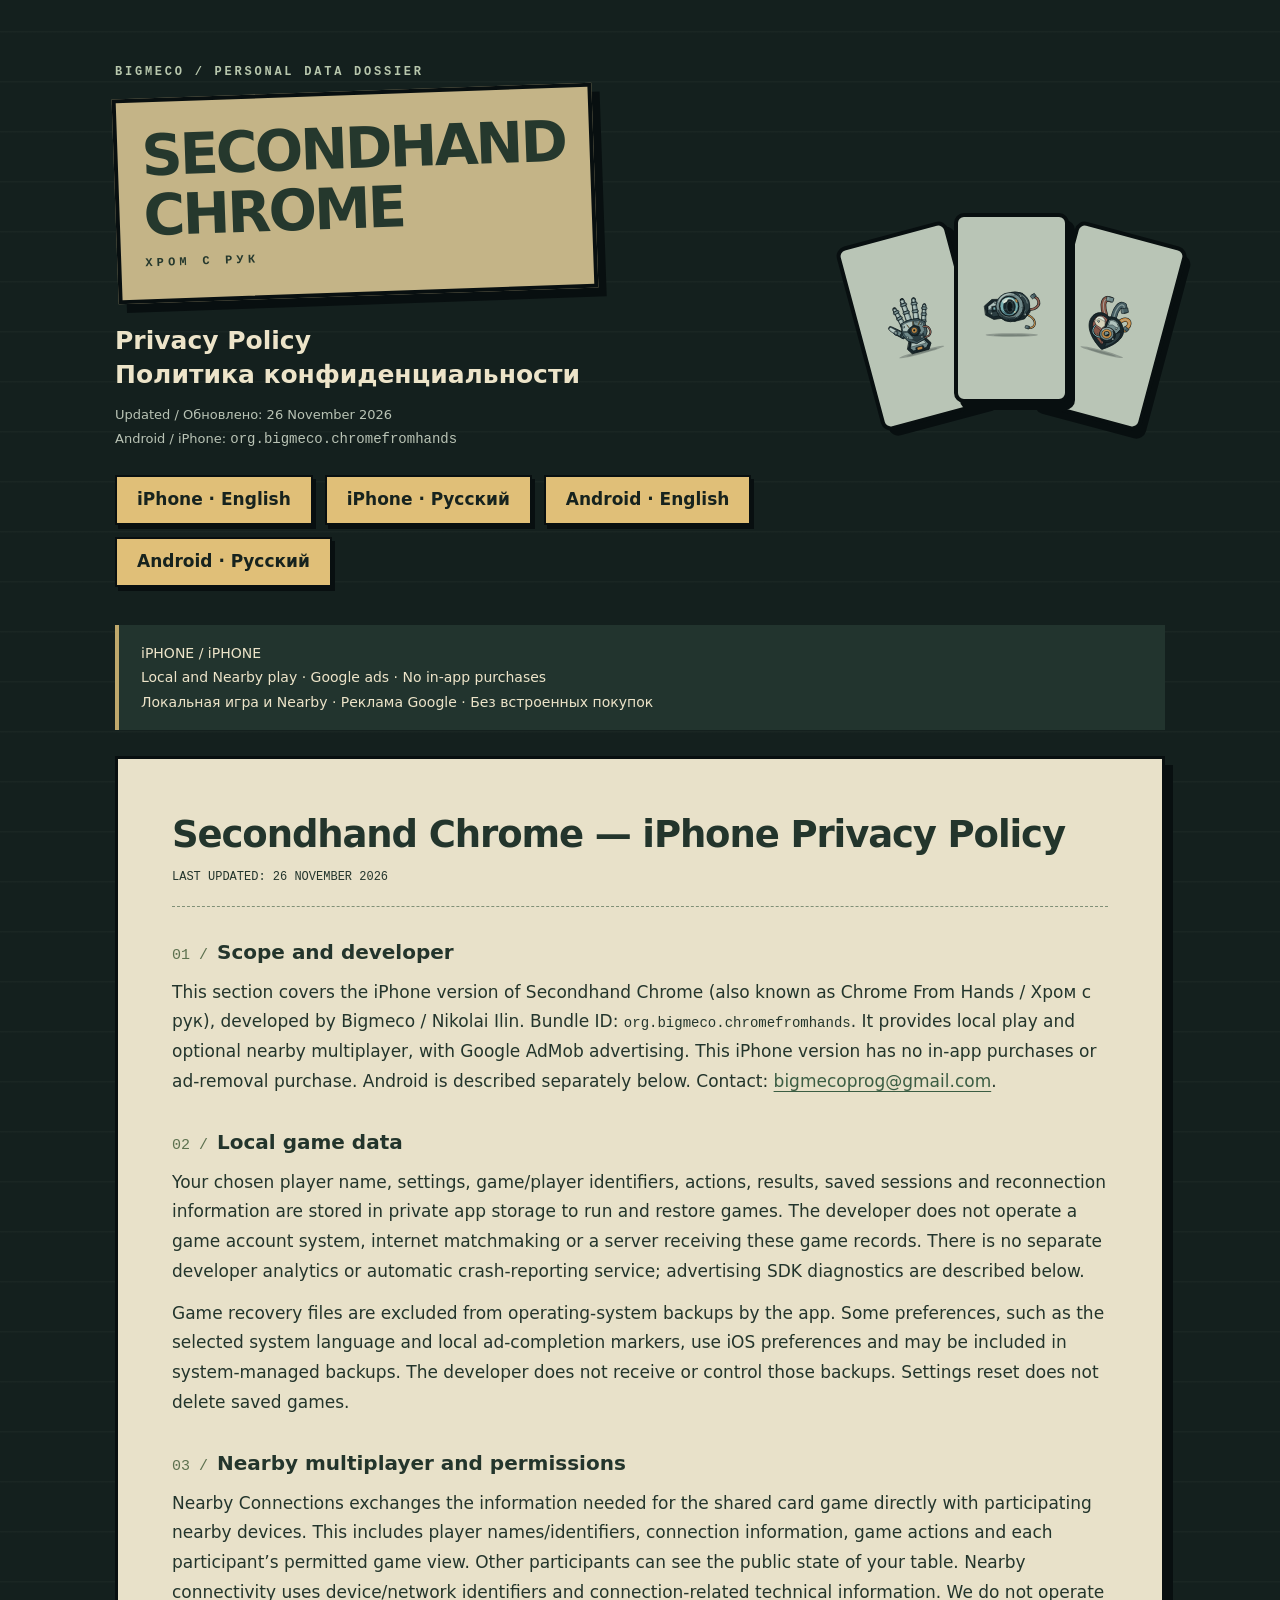
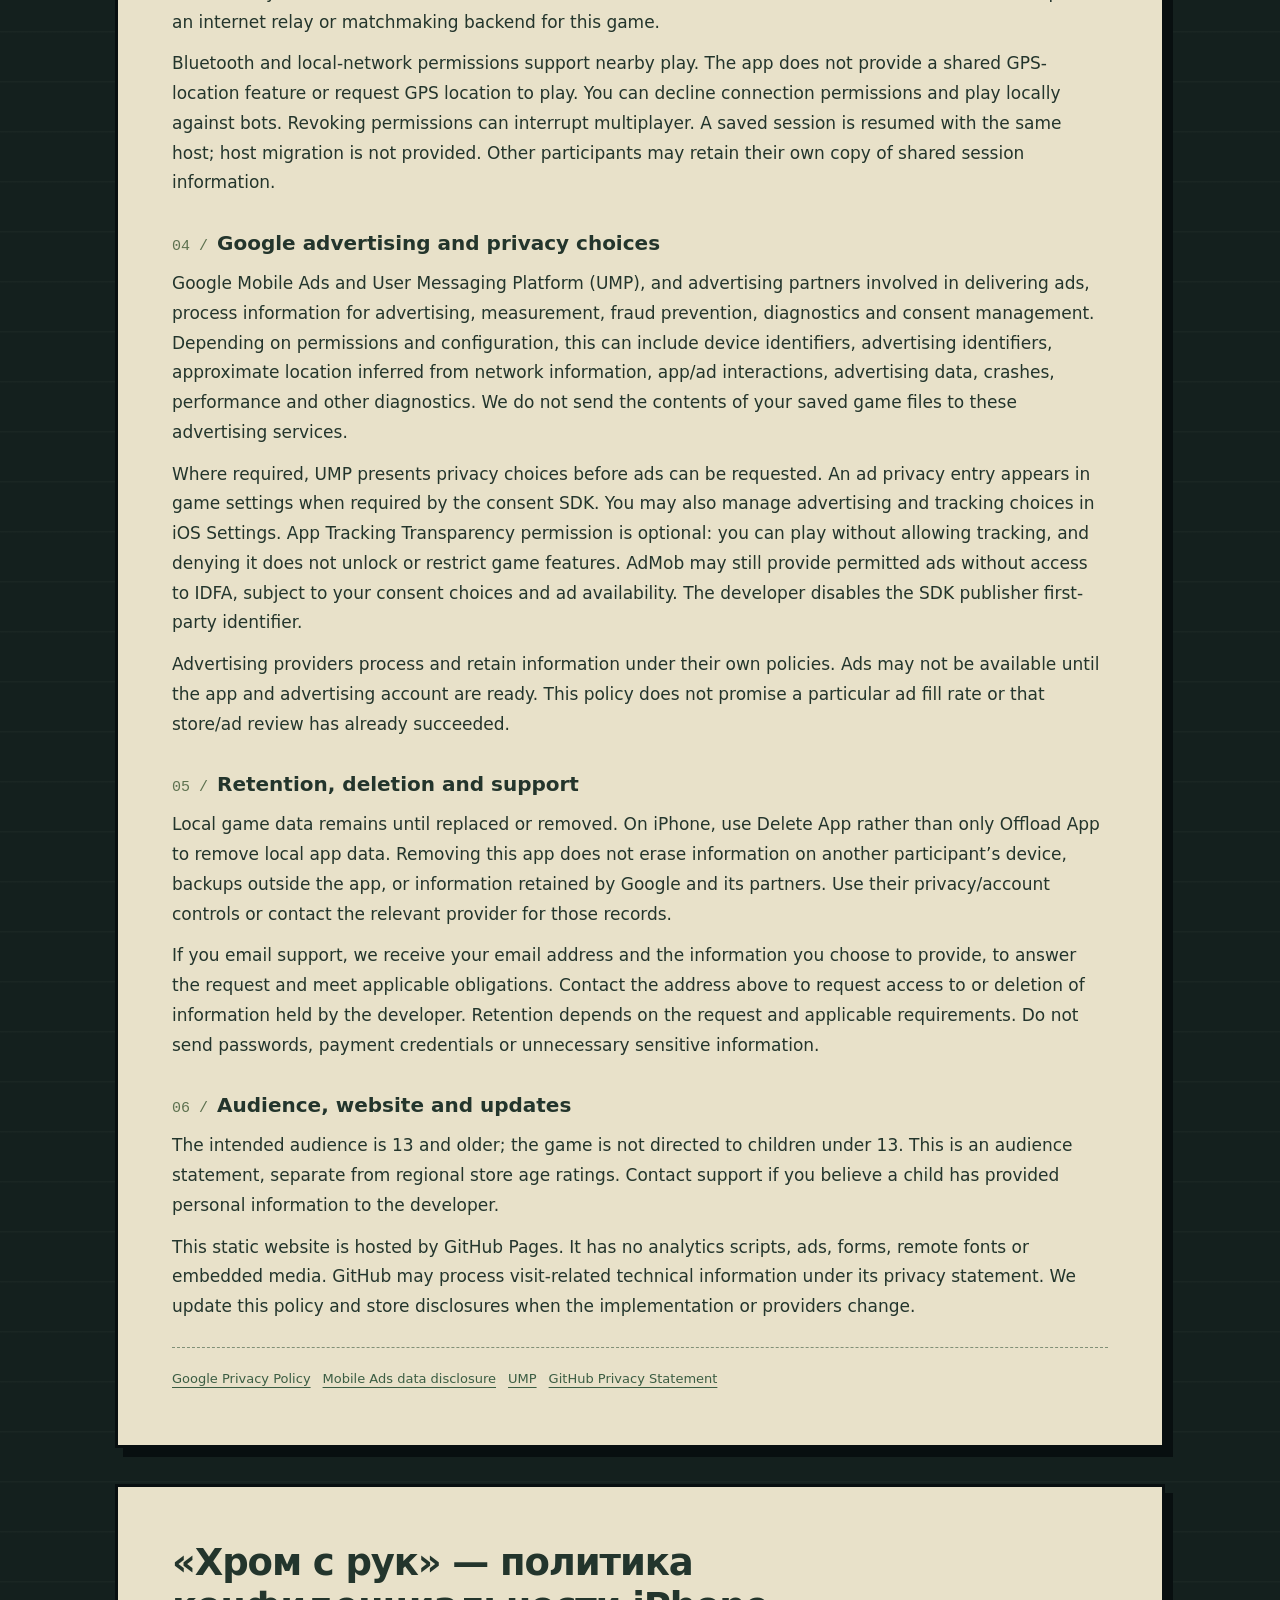
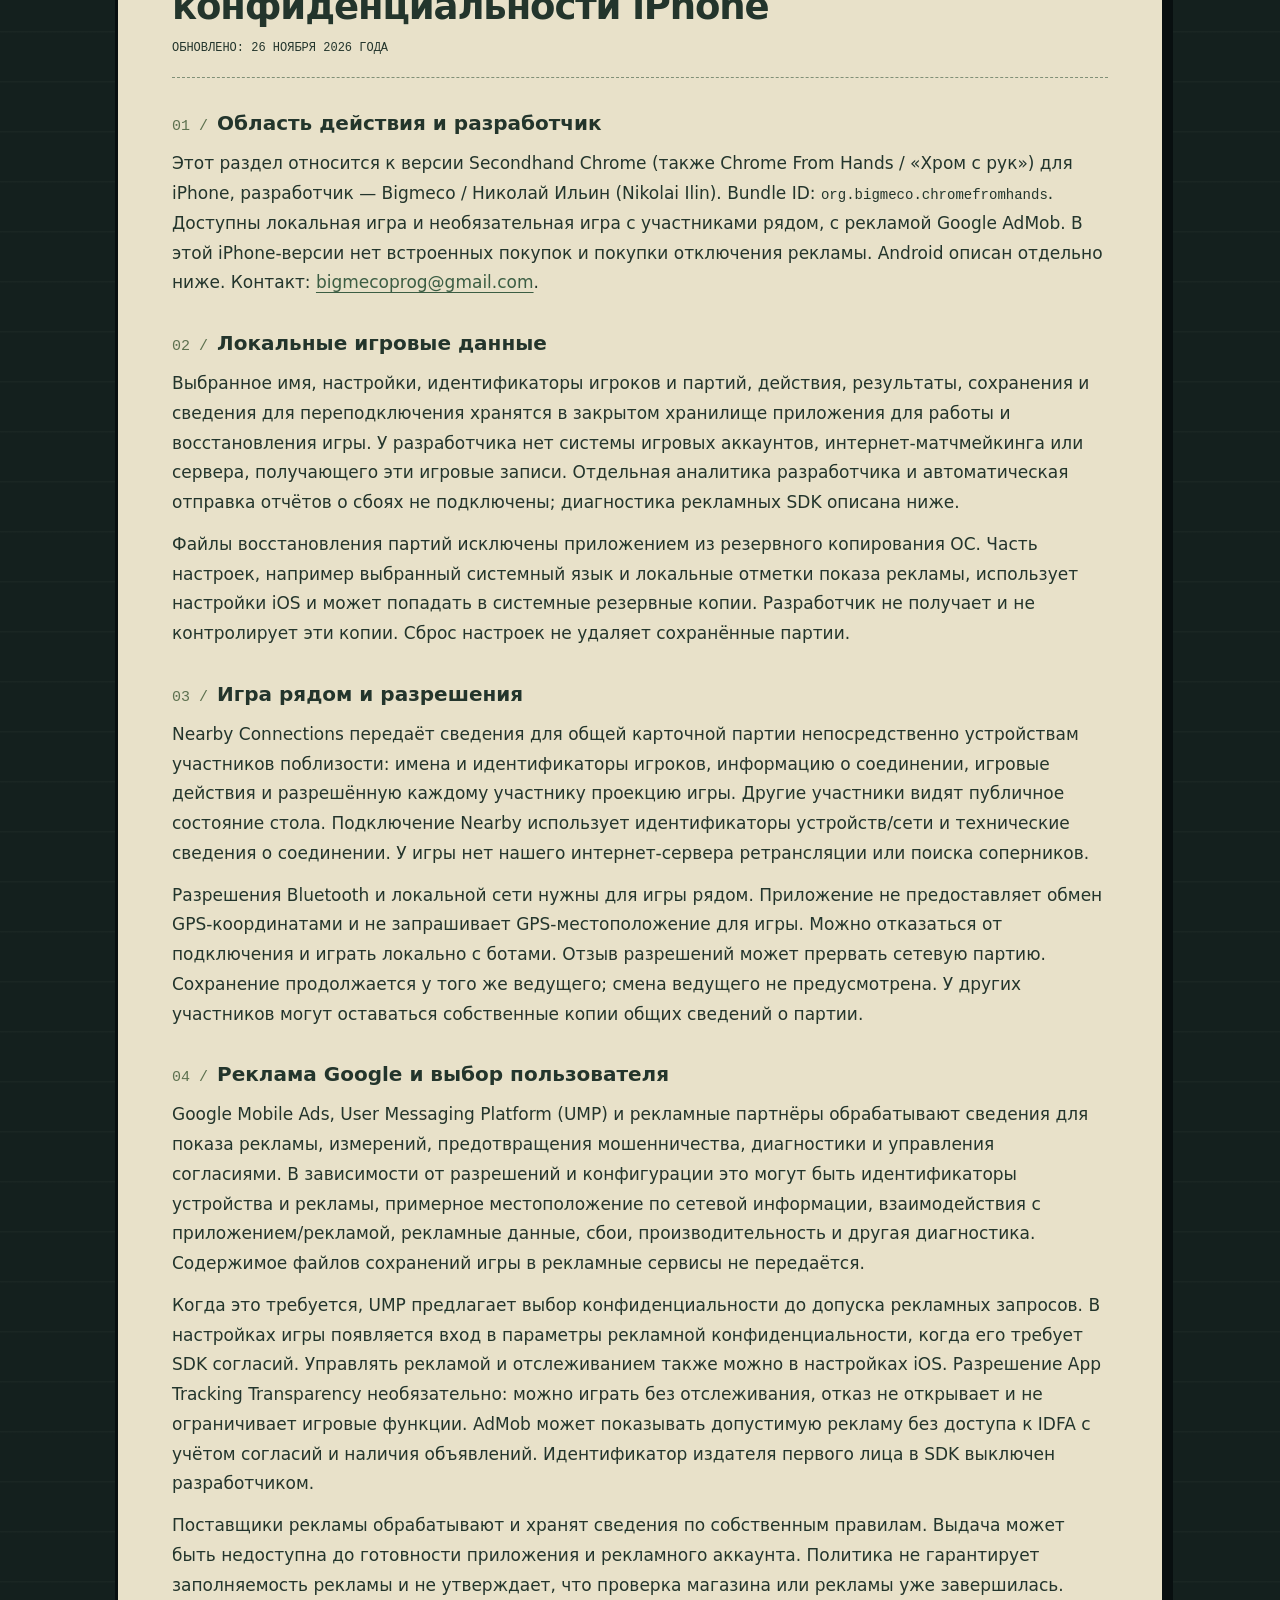
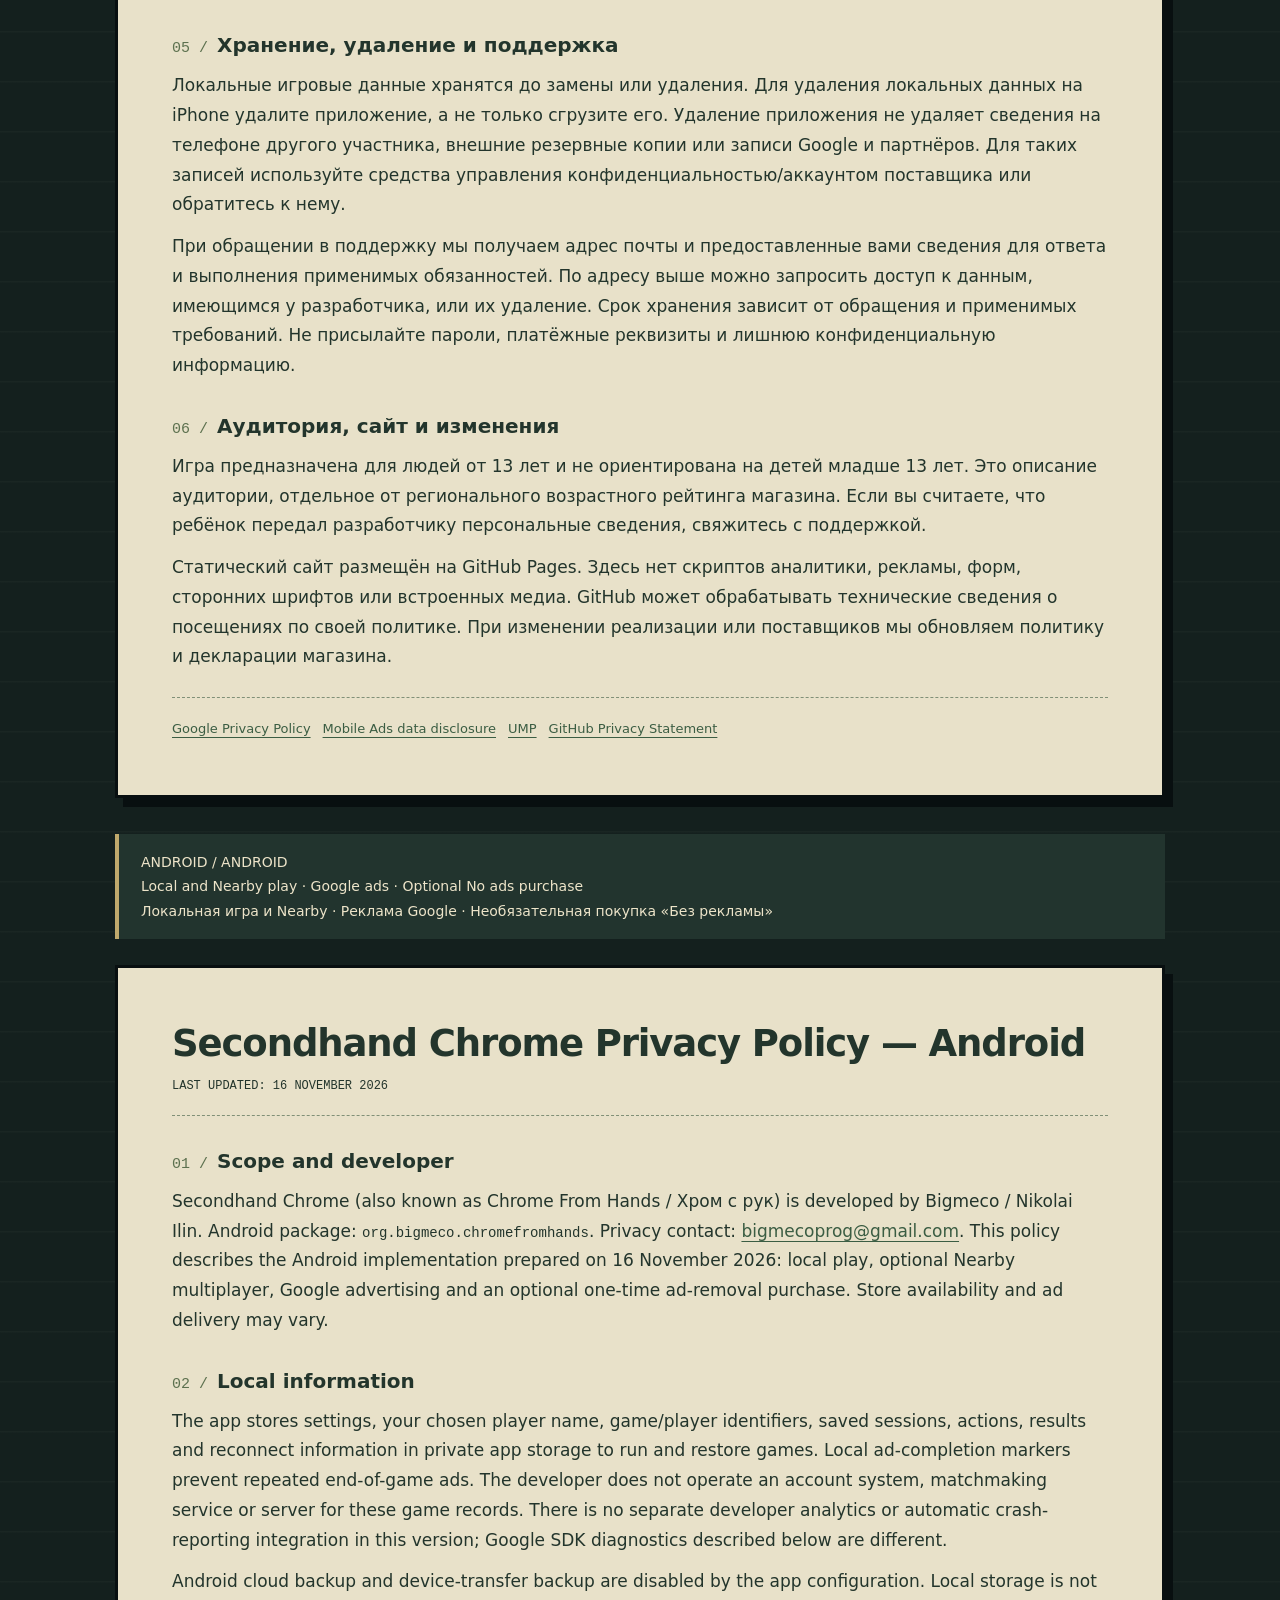
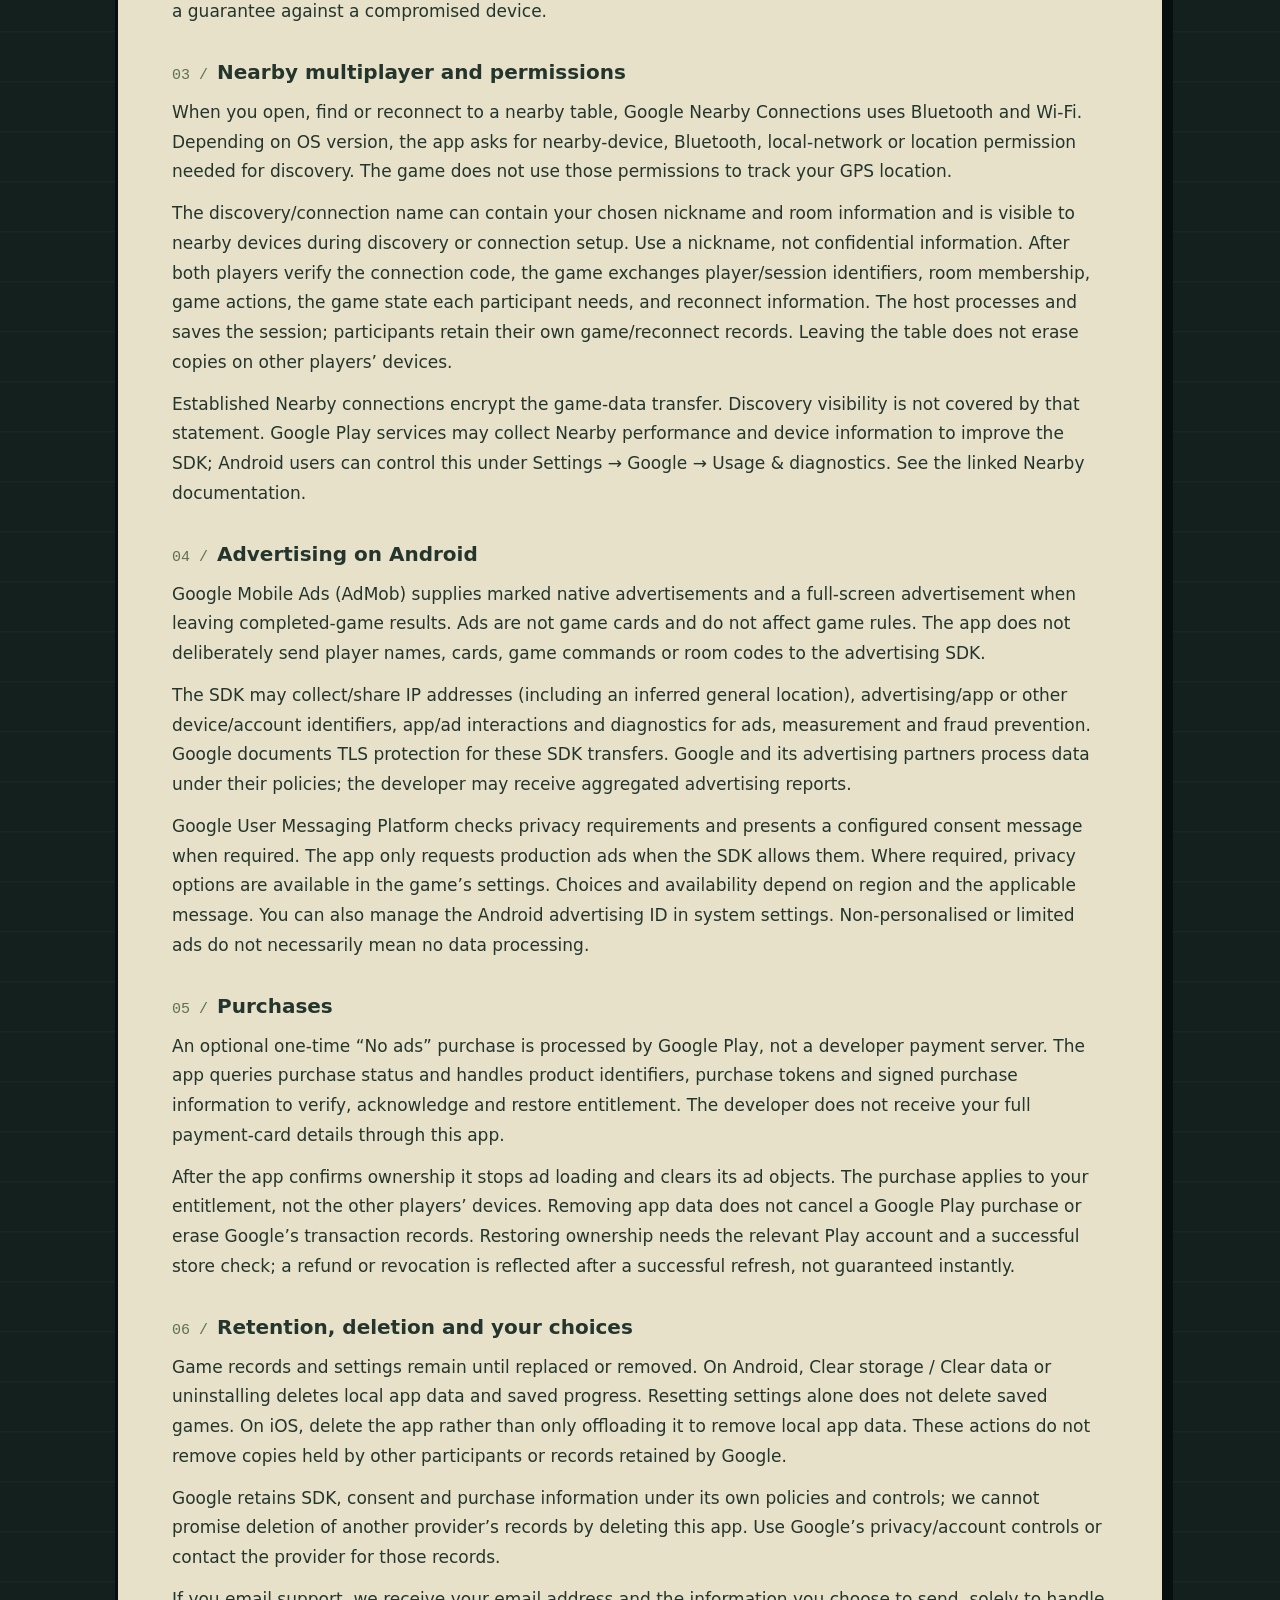
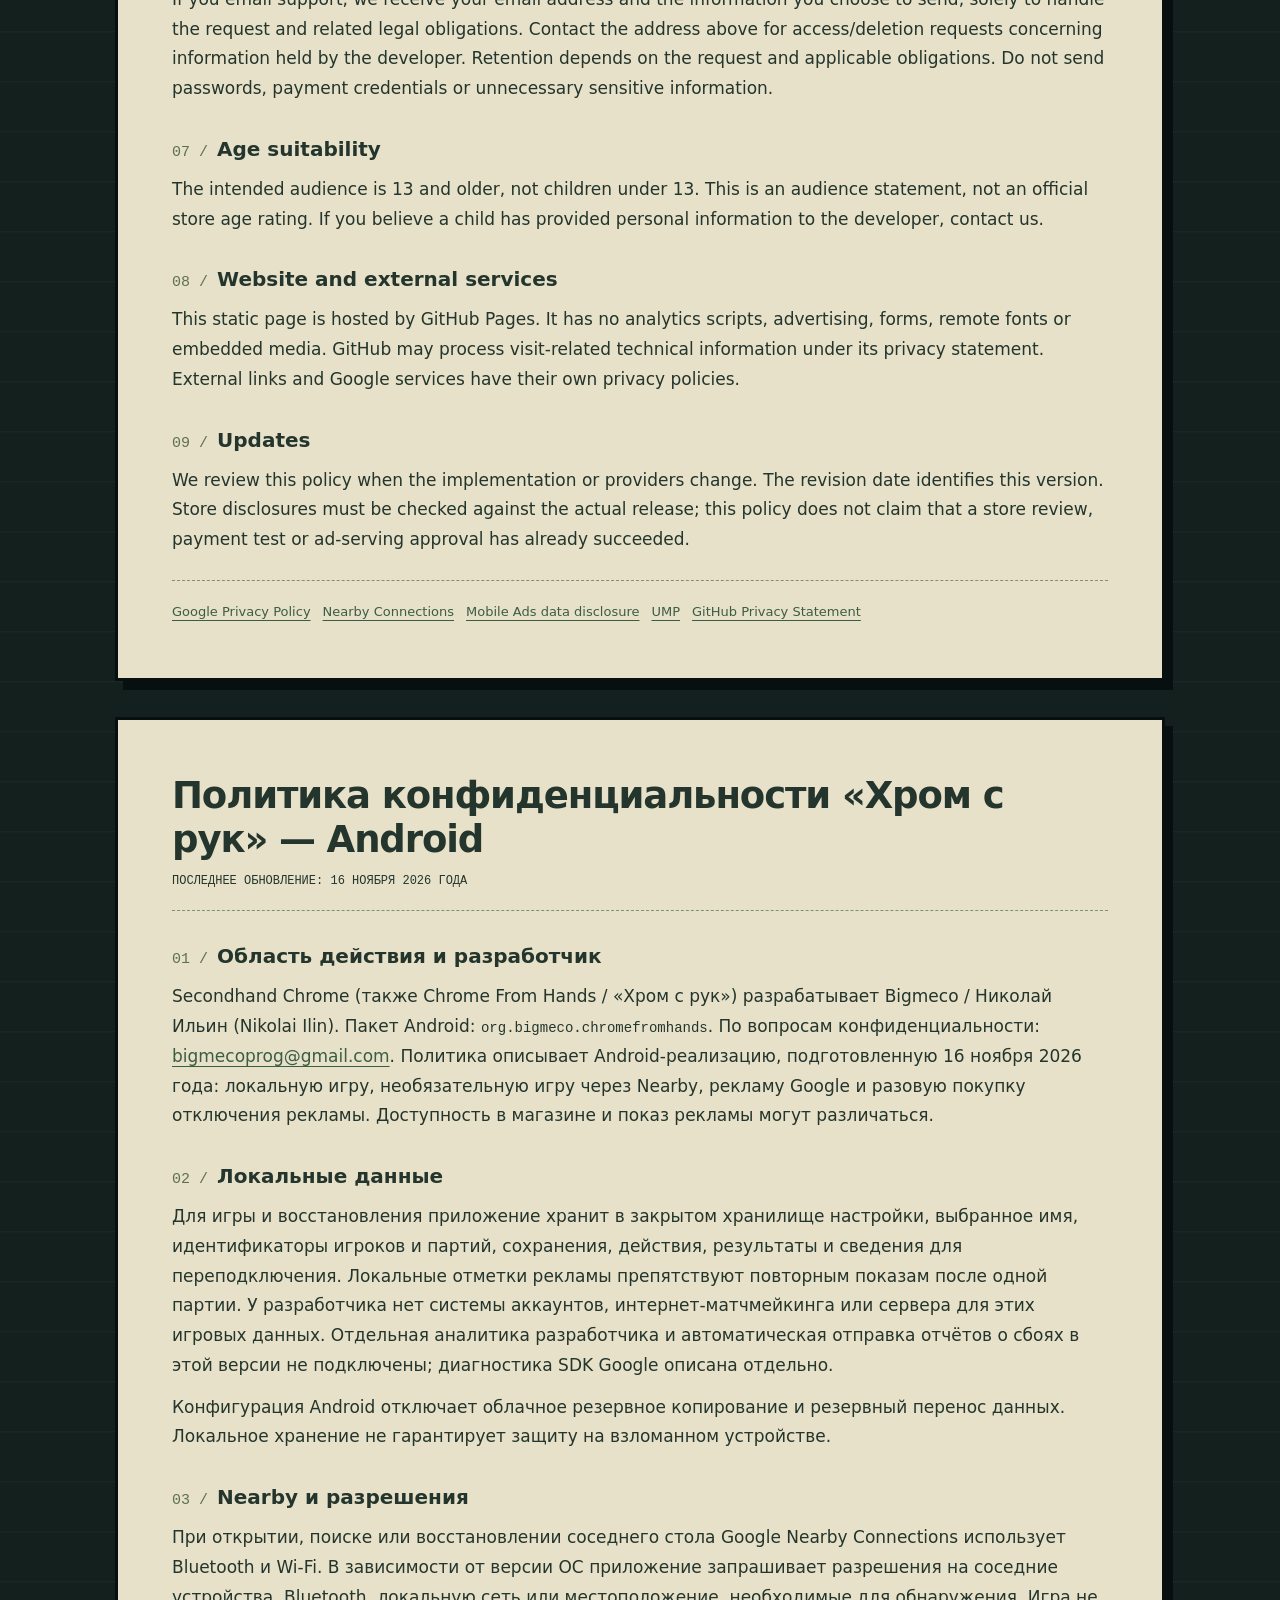
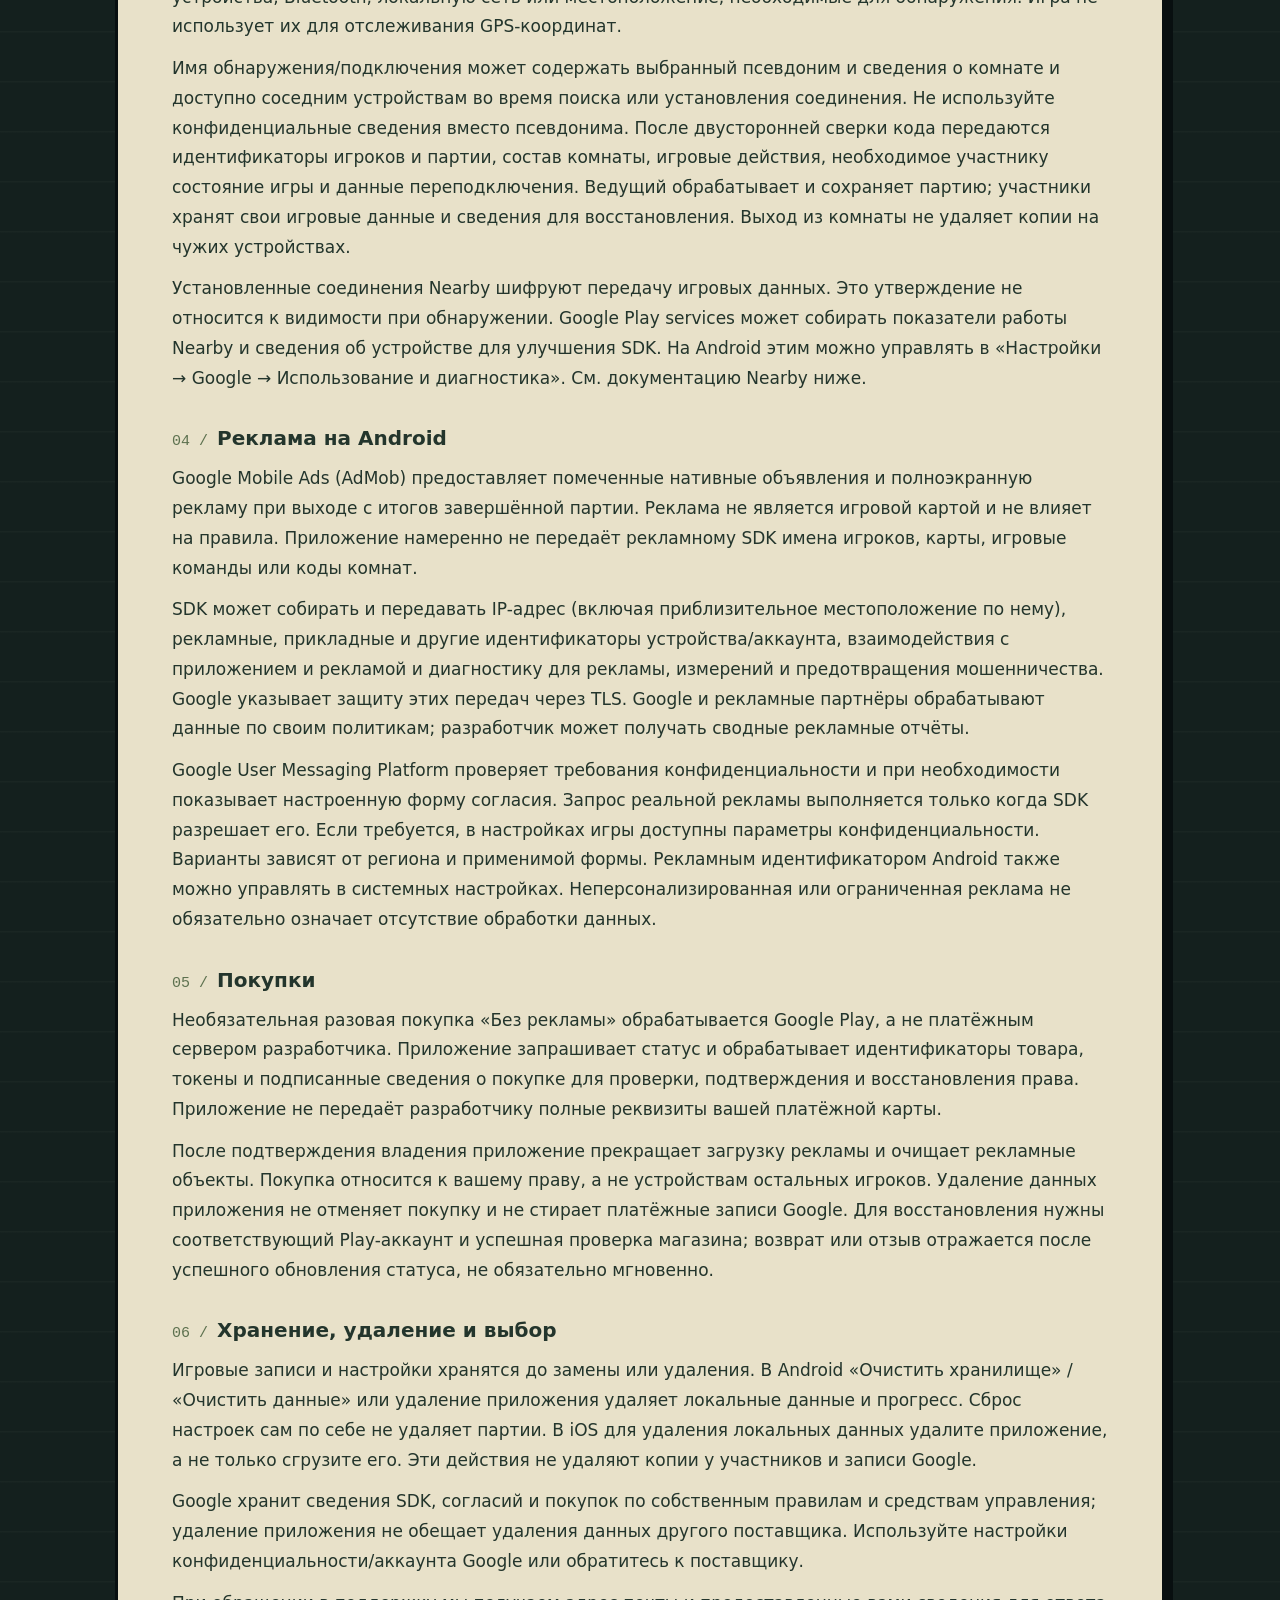
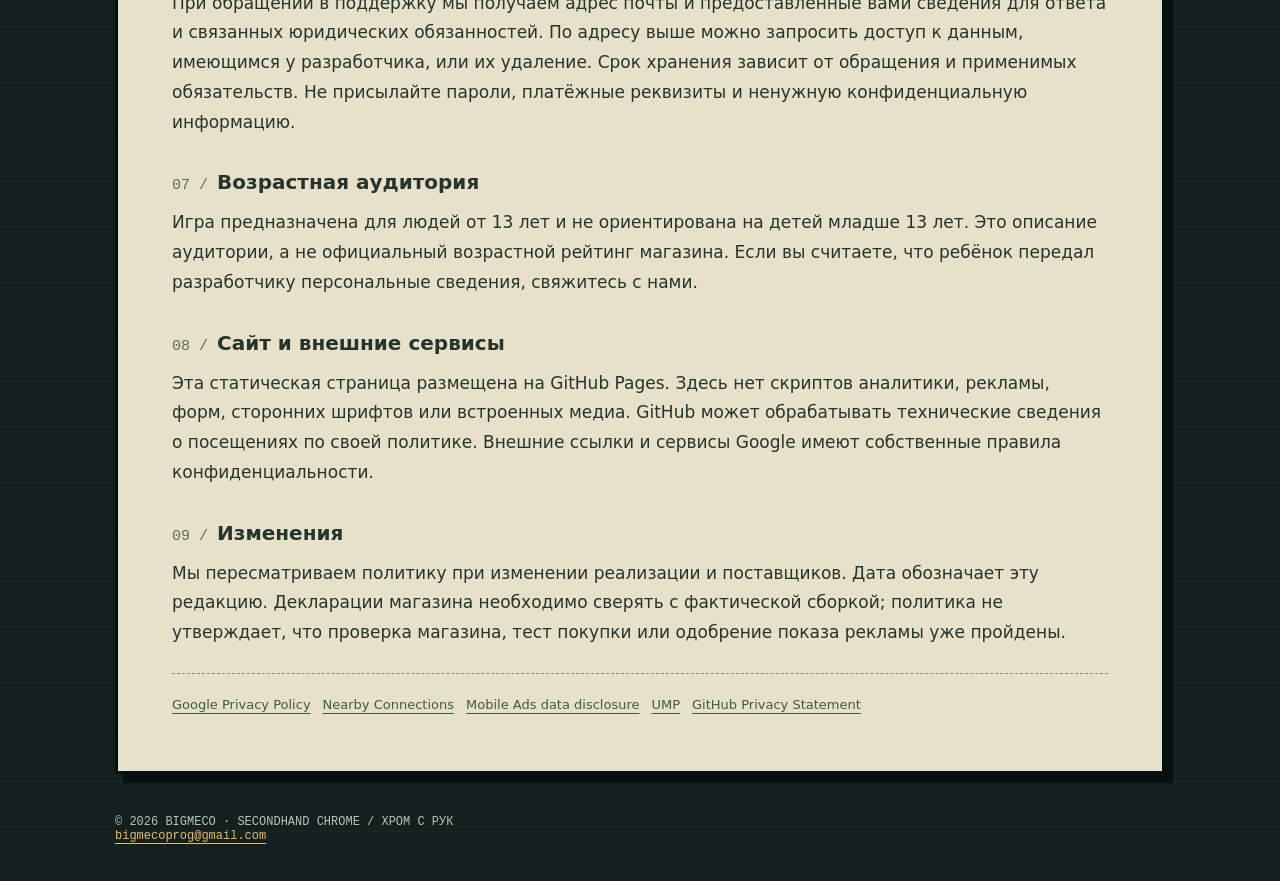
<file: chrome-from-hands/index.html>
<!doctype html><html lang="en"><meta charset="utf-8"><meta name="viewport" content="width=device-width, initial-scale=1"><title>Secondhand Chrome · Privacy Policy</title><meta name="description" content="Privacy policy for Chrome From Hands / Хром с рук by Bigmeco. Local and Nearby play, Google ads, purchases and privacy choices."><style>*{box-sizing:border-box}html{scroll-behavior:smooth}body{margin:0;background:#14201e;color:#ede4c9;font:17px/1.75 system-ui,sans-serif;background-image:repeating-linear-gradient(0deg,transparent 0 48px,#b8c6b209 49px 50px)}a{color:#e7bd69;text-underline-offset:4px}a:focus-visible{outline:3px solid #e7bd69;outline-offset:5px}header,main,footer{width:min(1050px,calc(100% - 40px));margin:auto}header{padding:65px 0 38px;display:grid;grid-template-columns:1fr 290px;gap:24px;align-items:center}.kicker{font:700 12px monospace;letter-spacing:.23em;color:#b8c7ad}.sign{display:inline-block;background:#c4b487;color:#25382d;border:4px solid #080f10;box-shadow:8px 9px 0 #080f10;transform:rotate(-2deg);padding:24px;margin:12px 0 28px}.sign strong{font-size:clamp(30px,5vw,57px);line-height:1.05;letter-spacing:-.05em;display:block}.sign span{font:700 12px monospace;letter-spacing:.35em}h1{font-size:25px;line-height:1.35;margin:0}header p{font-size:13px;color:#b9c3b5}.art{display:flex;align-items:center;height:230px}.art img{width:115px;height:190px;background:#b9c5b6;border:4px solid #080f10;border-radius:10px;padding:12px;box-shadow:6px 7px #080f10;margin-left:-18px}.art img:first-child{transform:rotate(-15deg)}.art img:nth-child(2){transform:translateY(-18px);z-index:1}.art img:last-child{transform:rotate(15deg)}nav{display:flex;gap:12px;margin-top:24px}nav a{background:#e0bf78;color:#17231e;border:2px solid #080f10;box-shadow:3px 4px #080f10;padding:8px 20px;text-decoration:none;font-weight:750;min-height:46px}.notice{border-left:4px solid #c0a96c;background:#22342e;padding:16px 22px;margin-bottom:26px;font-size:14px}article{background:#e8e1c9;color:#23352c;padding:clamp(24px,5vw,54px);border:3px solid #080f10;box-shadow:8px 9px #080f10;margin:0 0 36px;scroll-margin-top:24px;counter-reset:sec}article a{color:#3b5d43}h2{font-size:clamp(25px,4vw,37px);line-height:1.2;margin:0 0 12px;letter-spacing:-.03em}h3{font-size:20px;line-height:1.35;margin:32px 0 12px}h3:before{counter-increment:sec;content:counter(sec,decimal-leading-zero) ' / ';font:15px monospace;color:#5d714f}p{margin:12px 0}.date{font:12px monospace;text-transform:uppercase;border-bottom:1px dashed #809077;padding-bottom:22px}code{overflow-wrap:anywhere;font-size:14px}.links{margin:25px 0 0;padding-top:20px;border-top:1px dashed #809077;display:flex;gap:12px;flex-wrap:wrap;font-size:13px}footer{padding:5px 0 38px;font:12px monospace;color:#b9c3b5}.skip{position:absolute;top:-100px}.skip:focus{top:10px;background:#14201e;padding:12px;z-index:9}@media(max-width:700px){header{grid-template-columns:1fr;padding-top:28px;gap:0}.art{display:none}header,main,footer{width:calc(100% - 30px)}.sign{padding:20px;max-width:95%}.sign strong{font-size:36px}article{padding:25px 22px;box-shadow:5px 6px #080f10}body{font-size:16px}h1{font-size:22px}.notice{padding:15px}nav{margin-bottom:4px}}@media(prefers-reduced-motion:reduce){html{scroll-behavior:auto}}@media print{body,article{background:white;color:black}header{display:block}.art,nav,.skip,.notice{display:none}.sign{transform:none;box-shadow:none;background:white}article{box-shadow:none;border:0;padding:0}a{color:black}}nav{flex-wrap:wrap}body{overflow-wrap:break-word}</style><body><a class="skip" href="#ios-english">Skip to policy / К политике</a><header><div><div class="kicker">BIGMECO / PERSONAL DATA DOSSIER</div><div class="sign"><strong>SECONDHAND<br>CHROME</strong><span>ХРОМ С РУК</span></div><h1>Privacy Policy<br><span lang="ru">Политика конфиденциальности</span></h1><p>Updated / Обновлено: 26 November 2026<br>Android / iPhone: <code>org.bigmeco.chromefromhands</code></p><nav aria-label="Platform and language"><a href="#ios-english" lang="en">iPhone · English</a><a href="#ios-russian" lang="ru">iPhone · Русский</a><a href="#en" lang="en">Android · English</a><a href="#ru" lang="ru">Android · Русский</a></nav></div><div class="art" aria-hidden="true"><img src="assets/black_eyed.svg" alt=""><img src="assets/blue.svg" alt=""><img src="assets/red.svg" alt=""></div></header><main><aside class="notice">iPHONE / iPHONE<br>Local and Nearby play · Google ads · No in-app purchases<br><span lang="ru">Локальная игра и Nearby · Реклама Google · Без встроенных покупок</span></aside><article id="ios-english" lang="en"><h2>Secondhand Chrome — iPhone Privacy Policy</h2><p class="date">Last updated: 26 November 2026</p><section><h3>Scope and developer</h3><p>This section covers the iPhone version of Secondhand Chrome (also known as Chrome From Hands / Хром с рук), developed by Bigmeco / Nikolai Ilin. Bundle ID: <code>org.bigmeco.chromefromhands</code>. It provides local play and optional nearby multiplayer, with Google AdMob advertising. This iPhone version has no in-app purchases or ad-removal purchase. Android is described separately below. Contact: <a href="mailto:bigmecoprog@gmail.com">bigmecoprog@gmail.com</a>.</p></section><section><h3>Local game data</h3><p>Your chosen player name, settings, game/player identifiers, actions, results, saved sessions and reconnection information are stored in private app storage to run and restore games. The developer does not operate a game account system, internet matchmaking or a server receiving these game records. There is no separate developer analytics or automatic crash-reporting service; advertising SDK diagnostics are described below.</p><p>Game recovery files are excluded from operating-system backups by the app. Some preferences, such as the selected system language and local ad-completion markers, use iOS preferences and may be included in system-managed backups. The developer does not receive or control those backups. Settings reset does not delete saved games.</p></section><section><h3>Nearby multiplayer and permissions</h3><p>Nearby Connections exchanges the information needed for the shared card game directly with participating nearby devices. This includes player names/identifiers, connection information, game actions and each participant’s permitted game view. Other participants can see the public state of your table. Nearby connectivity uses device/network identifiers and connection-related technical information. We do not operate an internet relay or matchmaking backend for this game.</p><p>Bluetooth and local-network permissions support nearby play. The app does not provide a shared GPS-location feature or request GPS location to play. You can decline connection permissions and play locally against bots. Revoking permissions can interrupt multiplayer. A saved session is resumed with the same host; host migration is not provided. Other participants may retain their own copy of shared session information.</p></section><section><h3>Google advertising and privacy choices</h3><p>Google Mobile Ads and User Messaging Platform (UMP), and advertising partners involved in delivering ads, process information for advertising, measurement, fraud prevention, diagnostics and consent management. Depending on permissions and configuration, this can include device identifiers, advertising identifiers, approximate location inferred from network information, app/ad interactions, advertising data, crashes, performance and other diagnostics. We do not send the contents of your saved game files to these advertising services.</p><p>Where required, UMP presents privacy choices before ads can be requested. An ad privacy entry appears in game settings when required by the consent SDK. You may also manage advertising and tracking choices in iOS Settings. App Tracking Transparency permission is optional: you can play without allowing tracking, and denying it does not unlock or restrict game features. AdMob may still provide permitted ads without access to IDFA, subject to your consent choices and ad availability. The developer disables the SDK publisher first-party identifier.</p><p>Advertising providers process and retain information under their own policies. Ads may not be available until the app and advertising account are ready. This policy does not promise a particular ad fill rate or that store/ad review has already succeeded.</p></section><section><h3>Retention, deletion and support</h3><p>Local game data remains until replaced or removed. On iPhone, use Delete App rather than only Offload App to remove local app data. Removing this app does not erase information on another participant’s device, backups outside the app, or information retained by Google and its partners. Use their privacy/account controls or contact the relevant provider for those records.</p><p>If you email support, we receive your email address and the information you choose to provide, to answer the request and meet applicable obligations. Contact the address above to request access to or deletion of information held by the developer. Retention depends on the request and applicable requirements. Do not send passwords, payment credentials or unnecessary sensitive information.</p></section><section><h3>Audience, website and updates</h3><p>The intended audience is 13 and older; the game is not directed to children under 13. This is an audience statement, separate from regional store age ratings. Contact support if you believe a child has provided personal information to the developer.</p><p>This static website is hosted by GitHub Pages. It has no analytics scripts, ads, forms, remote fonts or embedded media. GitHub may process visit-related technical information under its privacy statement. We update this policy and store disclosures when the implementation or providers change.</p><p class="links"><a href="https://policies.google.com/privacy">Google Privacy Policy</a><a href="https://developers.google.com/admob/ios/privacy/data-disclosure">Mobile Ads data disclosure</a><a href="https://developers.google.com/admob/ios/privacy">UMP</a><a href="https://docs.github.com/site-policy/privacy-policies/github-general-privacy-statement">GitHub Privacy Statement</a></p></section></article><article id="ios-russian" lang="ru"><h2>«Хром с рук» — политика конфиденциальности iPhone</h2><p class="date">Обновлено: 26 ноября 2026 года</p><section><h3>Область действия и разработчик</h3><p>Этот раздел относится к версии Secondhand Chrome (также Chrome From Hands / «Хром с рук») для iPhone, разработчик — Bigmeco / Николай Ильин (Nikolai Ilin). Bundle ID: <code>org.bigmeco.chromefromhands</code>. Доступны локальная игра и необязательная игра с участниками рядом, с рекламой Google AdMob. В этой iPhone-версии нет встроенных покупок и покупки отключения рекламы. Android описан отдельно ниже. Контакт: <a href="mailto:bigmecoprog@gmail.com">bigmecoprog@gmail.com</a>.</p></section><section><h3>Локальные игровые данные</h3><p>Выбранное имя, настройки, идентификаторы игроков и партий, действия, результаты, сохранения и сведения для переподключения хранятся в закрытом хранилище приложения для работы и восстановления игры. У разработчика нет системы игровых аккаунтов, интернет-матчмейкинга или сервера, получающего эти игровые записи. Отдельная аналитика разработчика и автоматическая отправка отчётов о сбоях не подключены; диагностика рекламных SDK описана ниже.</p><p>Файлы восстановления партий исключены приложением из резервного копирования ОС. Часть настроек, например выбранный системный язык и локальные отметки показа рекламы, использует настройки iOS и может попадать в системные резервные копии. Разработчик не получает и не контролирует эти копии. Сброс настроек не удаляет сохранённые партии.</p></section><section><h3>Игра рядом и разрешения</h3><p>Nearby Connections передаёт сведения для общей карточной партии непосредственно устройствам участников поблизости: имена и идентификаторы игроков, информацию о соединении, игровые действия и разрешённую каждому участнику проекцию игры. Другие участники видят публичное состояние стола. Подключение Nearby использует идентификаторы устройств/сети и технические сведения о соединении. У игры нет нашего интернет-сервера ретрансляции или поиска соперников.</p><p>Разрешения Bluetooth и локальной сети нужны для игры рядом. Приложение не предоставляет обмен GPS-координатами и не запрашивает GPS-местоположение для игры. Можно отказаться от подключения и играть локально с ботами. Отзыв разрешений может прервать сетевую партию. Сохранение продолжается у того же ведущего; смена ведущего не предусмотрена. У других участников могут оставаться собственные копии общих сведений о партии.</p></section><section><h3>Реклама Google и выбор пользователя</h3><p>Google Mobile Ads, User Messaging Platform (UMP) и рекламные партнёры обрабатывают сведения для показа рекламы, измерений, предотвращения мошенничества, диагностики и управления согласиями. В зависимости от разрешений и конфигурации это могут быть идентификаторы устройства и рекламы, примерное местоположение по сетевой информации, взаимодействия с приложением/рекламой, рекламные данные, сбои, производительность и другая диагностика. Содержимое файлов сохранений игры в рекламные сервисы не передаётся.</p><p>Когда это требуется, UMP предлагает выбор конфиденциальности до допуска рекламных запросов. В настройках игры появляется вход в параметры рекламной конфиденциальности, когда его требует SDK согласий. Управлять рекламой и отслеживанием также можно в настройках iOS. Разрешение App Tracking Transparency необязательно: можно играть без отслеживания, отказ не открывает и не ограничивает игровые функции. AdMob может показывать допустимую рекламу без доступа к IDFA с учётом согласий и наличия объявлений. Идентификатор издателя первого лица в SDK выключен разработчиком.</p><p>Поставщики рекламы обрабатывают и хранят сведения по собственным правилам. Выдача может быть недоступна до готовности приложения и рекламного аккаунта. Политика не гарантирует заполняемость рекламы и не утверждает, что проверка магазина или рекламы уже завершилась.</p></section><section><h3>Хранение, удаление и поддержка</h3><p>Локальные игровые данные хранятся до замены или удаления. Для удаления локальных данных на iPhone удалите приложение, а не только сгрузите его. Удаление приложения не удаляет сведения на телефоне другого участника, внешние резервные копии или записи Google и партнёров. Для таких записей используйте средства управления конфиденциальностью/аккаунтом поставщика или обратитесь к нему.</p><p>При обращении в поддержку мы получаем адрес почты и предоставленные вами сведения для ответа и выполнения применимых обязанностей. По адресу выше можно запросить доступ к данным, имеющимся у разработчика, или их удаление. Срок хранения зависит от обращения и применимых требований. Не присылайте пароли, платёжные реквизиты и лишнюю конфиденциальную информацию.</p></section><section><h3>Аудитория, сайт и изменения</h3><p>Игра предназначена для людей от 13 лет и не ориентирована на детей младше 13 лет. Это описание аудитории, отдельное от регионального возрастного рейтинга магазина. Если вы считаете, что ребёнок передал разработчику персональные сведения, свяжитесь с поддержкой.</p><p>Статический сайт размещён на GitHub Pages. Здесь нет скриптов аналитики, рекламы, форм, сторонних шрифтов или встроенных медиа. GitHub может обрабатывать технические сведения о посещениях по своей политике. При изменении реализации или поставщиков мы обновляем политику и декларации магазина.</p><p class="links"><a href="https://policies.google.com/privacy">Google Privacy Policy</a><a href="https://developers.google.com/admob/ios/privacy/data-disclosure">Mobile Ads data disclosure</a><a href="https://developers.google.com/admob/ios/privacy">UMP</a><a href="https://docs.github.com/site-policy/privacy-policies/github-general-privacy-statement">GitHub Privacy Statement</a></p></section></article><aside class="notice">ANDROID / ANDROID<br>Local and Nearby play · Google ads · Optional No ads purchase<br><span lang="ru">Локальная игра и Nearby · Реклама Google · Необязательная покупка «Без рекламы»</span></aside><article id="en" lang="en"><h2>Secondhand Chrome Privacy Policy — Android</h2><p class="date">Last updated: 16 November 2026</p><section><h3>Scope and developer</h3><p>Secondhand Chrome (also known as Chrome From Hands / Хром с рук) is developed by Bigmeco / Nikolai Ilin. Android package: <code>org.bigmeco.chromefromhands</code>. Privacy contact: <a href="mailto:bigmecoprog@gmail.com">bigmecoprog@gmail.com</a>. This policy describes the Android implementation prepared on 16 November 2026: local play, optional Nearby multiplayer, Google advertising and an optional one-time ad-removal purchase. Store availability and ad delivery may vary.</p></section><section><h3>Local information</h3><p>The app stores settings, your chosen player name, game/player identifiers, saved sessions, actions, results and reconnect information in private app storage to run and restore games. Local ad-completion markers prevent repeated end-of-game ads. The developer does not operate an account system, matchmaking service or server for these game records. There is no separate developer analytics or automatic crash-reporting integration in this version; Google SDK diagnostics described below are different.</p><p>Android cloud backup and device-transfer backup are disabled by the app configuration. Local storage is not a guarantee against a compromised device.</p></section><section><h3>Nearby multiplayer and permissions</h3><p>When you open, find or reconnect to a nearby table, Google Nearby Connections uses Bluetooth and Wi-Fi. Depending on OS version, the app asks for nearby-device, Bluetooth, local-network or location permission needed for discovery. The game does not use those permissions to track your GPS location.</p><p>The discovery/connection name can contain your chosen nickname and room information and is visible to nearby devices during discovery or connection setup. Use a nickname, not confidential information. After both players verify the connection code, the game exchanges player/session identifiers, room membership, game actions, the game state each participant needs, and reconnect information. The host processes and saves the session; participants retain their own game/reconnect records. Leaving the table does not erase copies on other players’ devices.</p><p>Established Nearby connections encrypt the game-data transfer. Discovery visibility is not covered by that statement. Google Play services may collect Nearby performance and device information to improve the SDK; Android users can control this under Settings → Google → Usage & diagnostics. See the linked Nearby documentation.</p></section><section><h3>Advertising on Android</h3><p>Google Mobile Ads (AdMob) supplies marked native advertisements and a full-screen advertisement when leaving completed-game results. Ads are not game cards and do not affect game rules. The app does not deliberately send player names, cards, game commands or room codes to the advertising SDK.</p><p>The SDK may collect/share IP addresses (including an inferred general location), advertising/app or other device/account identifiers, app/ad interactions and diagnostics for ads, measurement and fraud prevention. Google documents TLS protection for these SDK transfers. Google and its advertising partners process data under their policies; the developer may receive aggregated advertising reports.</p><p>Google User Messaging Platform checks privacy requirements and presents a configured consent message when required. The app only requests production ads when the SDK allows them. Where required, privacy options are available in the game’s settings. Choices and availability depend on region and the applicable message. You can also manage the Android advertising ID in system settings. Non-personalised or limited ads do not necessarily mean no data processing.</p></section><section><h3>Purchases</h3><p>An optional one-time “No ads” purchase is processed by Google Play, not a developer payment server. The app queries purchase status and handles product identifiers, purchase tokens and signed purchase information to verify, acknowledge and restore entitlement. The developer does not receive your full payment-card details through this app.</p><p>After the app confirms ownership it stops ad loading and clears its ad objects. The purchase applies to your entitlement, not the other players’ devices. Removing app data does not cancel a Google Play purchase or erase Google’s transaction records. Restoring ownership needs the relevant Play account and a successful store check; a refund or revocation is reflected after a successful refresh, not guaranteed instantly.</p></section><section><h3>Retention, deletion and your choices</h3><p>Game records and settings remain until replaced or removed. On Android, Clear storage / Clear data or uninstalling deletes local app data and saved progress. Resetting settings alone does not delete saved games. On iOS, delete the app rather than only offloading it to remove local app data. These actions do not remove copies held by other participants or records retained by Google.</p><p>Google retains SDK, consent and purchase information under its own policies and controls; we cannot promise deletion of another provider’s records by deleting this app. Use Google’s privacy/account controls or contact the provider for those records.</p><p>If you email support, we receive your email address and the information you choose to send, solely to handle the request and related legal obligations. Contact the address above for access/deletion requests concerning information held by the developer. Retention depends on the request and applicable obligations. Do not send passwords, payment credentials or unnecessary sensitive information.</p></section><section><h3>Age suitability</h3><p>The intended audience is 13 and older, not children under 13. This is an audience statement, not an official store age rating. If you believe a child has provided personal information to the developer, contact us.</p></section><section><h3>Website and external services</h3><p>This static page is hosted by GitHub Pages. It has no analytics scripts, advertising, forms, remote fonts or embedded media. GitHub may process visit-related technical information under its privacy statement. External links and Google services have their own privacy policies.</p></section><section><h3>Updates</h3><p>We review this policy when the implementation or providers change. The revision date identifies this version. Store disclosures must be checked against the actual release; this policy does not claim that a store review, payment test or ad-serving approval has already succeeded.</p></section><div class="links"><a href="https://policies.google.com/privacy">Google Privacy Policy</a><a href="https://developers.google.com/nearby/connections/overview">Nearby Connections</a><a href="https://developers.google.com/admob/android/privacy/play-data-disclosure">Mobile Ads data disclosure</a><a href="https://developers.google.com/admob/android/privacy">UMP</a><a href="https://docs.github.com/en/site-policy/privacy-policies/github-general-privacy-statement">GitHub Privacy Statement</a></div></article><article id="ru" lang="ru"><h2>Политика конфиденциальности «Хром с рук» — Android</h2><p class="date">Последнее обновление: 16 ноября 2026 года</p><section><h3>Область действия и разработчик</h3><p>Secondhand Chrome (также Chrome From Hands / «Хром с рук») разрабатывает Bigmeco / Николай Ильин (Nikolai Ilin). Пакет Android: <code>org.bigmeco.chromefromhands</code>. По вопросам конфиденциальности: <a href="mailto:bigmecoprog@gmail.com">bigmecoprog@gmail.com</a>. Политика описывает Android-реализацию, подготовленную 16 ноября 2026 года: локальную игру, необязательную игру через Nearby, рекламу Google и разовую покупку отключения рекламы. Доступность в магазине и показ рекламы могут различаться.</p></section><section><h3>Локальные данные</h3><p>Для игры и восстановления приложение хранит в закрытом хранилище настройки, выбранное имя, идентификаторы игроков и партий, сохранения, действия, результаты и сведения для переподключения. Локальные отметки рекламы препятствуют повторным показам после одной партии. У разработчика нет системы аккаунтов, интернет-матчмейкинга или сервера для этих игровых данных. Отдельная аналитика разработчика и автоматическая отправка отчётов о сбоях в этой версии не подключены; диагностика SDK Google описана отдельно.</p><p>Конфигурация Android отключает облачное резервное копирование и резервный перенос данных. Локальное хранение не гарантирует защиту на взломанном устройстве.</p></section><section><h3>Nearby и разрешения</h3><p>При открытии, поиске или восстановлении соседнего стола Google Nearby Connections использует Bluetooth и Wi-Fi. В зависимости от версии ОС приложение запрашивает разрешения на соседние устройства, Bluetooth, локальную сеть или местоположение, необходимые для обнаружения. Игра не использует их для отслеживания GPS-координат.</p><p>Имя обнаружения/подключения может содержать выбранный псевдоним и сведения о комнате и доступно соседним устройствам во время поиска или установления соединения. Не используйте конфиденциальные сведения вместо псевдонима. После двусторонней сверки кода передаются идентификаторы игроков и партии, состав комнаты, игровые действия, необходимое участнику состояние игры и данные переподключения. Ведущий обрабатывает и сохраняет партию; участники хранят свои игровые данные и сведения для восстановления. Выход из комнаты не удаляет копии на чужих устройствах.</p><p>Установленные соединения Nearby шифруют передачу игровых данных. Это утверждение не относится к видимости при обнаружении. Google Play services может собирать показатели работы Nearby и сведения об устройстве для улучшения SDK. На Android этим можно управлять в «Настройки → Google → Использование и диагностика». См. документацию Nearby ниже.</p></section><section><h3>Реклама на Android</h3><p>Google Mobile Ads (AdMob) предоставляет помеченные нативные объявления и полноэкранную рекламу при выходе с итогов завершённой партии. Реклама не является игровой картой и не влияет на правила. Приложение намеренно не передаёт рекламному SDK имена игроков, карты, игровые команды или коды комнат.</p><p>SDK может собирать и передавать IP-адрес (включая приблизительное местоположение по нему), рекламные, прикладные и другие идентификаторы устройства/аккаунта, взаимодействия с приложением и рекламой и диагностику для рекламы, измерений и предотвращения мошенничества. Google указывает защиту этих передач через TLS. Google и рекламные партнёры обрабатывают данные по своим политикам; разработчик может получать сводные рекламные отчёты.</p><p>Google User Messaging Platform проверяет требования конфиденциальности и при необходимости показывает настроенную форму согласия. Запрос реальной рекламы выполняется только когда SDK разрешает его. Если требуется, в настройках игры доступны параметры конфиденциальности. Варианты зависят от региона и применимой формы. Рекламным идентификатором Android также можно управлять в системных настройках. Неперсонализированная или ограниченная реклама не обязательно означает отсутствие обработки данных.</p></section><section><h3>Покупки</h3><p>Необязательная разовая покупка «Без рекламы» обрабатывается Google Play, а не платёжным сервером разработчика. Приложение запрашивает статус и обрабатывает идентификаторы товара, токены и подписанные сведения о покупке для проверки, подтверждения и восстановления права. Приложение не передаёт разработчику полные реквизиты вашей платёжной карты.</p><p>После подтверждения владения приложение прекращает загрузку рекламы и очищает рекламные объекты. Покупка относится к вашему праву, а не устройствам остальных игроков. Удаление данных приложения не отменяет покупку и не стирает платёжные записи Google. Для восстановления нужны соответствующий Play-аккаунт и успешная проверка магазина; возврат или отзыв отражается после успешного обновления статуса, не обязательно мгновенно.</p></section><section><h3>Хранение, удаление и выбор</h3><p>Игровые записи и настройки хранятся до замены или удаления. В Android «Очистить хранилище» / «Очистить данные» или удаление приложения удаляет локальные данные и прогресс. Сброс настроек сам по себе не удаляет партии. В iOS для удаления локальных данных удалите приложение, а не только сгрузите его. Эти действия не удаляют копии у участников и записи Google.</p><p>Google хранит сведения SDK, согласий и покупок по собственным правилам и средствам управления; удаление приложения не обещает удаления данных другого поставщика. Используйте настройки конфиденциальности/аккаунта Google или обратитесь к поставщику.</p><p>При обращении в поддержку мы получаем адрес почты и предоставленные вами сведения для ответа и связанных юридических обязанностей. По адресу выше можно запросить доступ к данным, имеющимся у разработчика, или их удаление. Срок хранения зависит от обращения и применимых обязательств. Не присылайте пароли, платёжные реквизиты и ненужную конфиденциальную информацию.</p></section><section><h3>Возрастная аудитория</h3><p>Игра предназначена для людей от 13 лет и не ориентирована на детей младше 13 лет. Это описание аудитории, а не официальный возрастной рейтинг магазина. Если вы считаете, что ребёнок передал разработчику персональные сведения, свяжитесь с нами.</p></section><section><h3>Сайт и внешние сервисы</h3><p>Эта статическая страница размещена на GitHub Pages. Здесь нет скриптов аналитики, рекламы, форм, сторонних шрифтов или встроенных медиа. GitHub может обрабатывать технические сведения о посещениях по своей политике. Внешние ссылки и сервисы Google имеют собственные правила конфиденциальности.</p></section><section><h3>Изменения</h3><p>Мы пересматриваем политику при изменении реализации и поставщиков. Дата обозначает эту редакцию. Декларации магазина необходимо сверять с фактической сборкой; политика не утверждает, что проверка магазина, тест покупки или одобрение показа рекламы уже пройдены.</p></section><div class="links"><a href="https://policies.google.com/privacy">Google Privacy Policy</a><a href="https://developers.google.com/nearby/connections/overview">Nearby Connections</a><a href="https://developers.google.com/admob/android/privacy/play-data-disclosure">Mobile Ads data disclosure</a><a href="https://developers.google.com/admob/android/privacy">UMP</a><a href="https://docs.github.com/en/site-policy/privacy-policies/github-general-privacy-statement">GitHub Privacy Statement</a></div></article></main><footer>© 2026 BIGMECO · SECONDHAND CHROME / ХРОМ С РУК<br><a href="mailto:bigmecoprog@gmail.com">bigmecoprog@gmail.com</a></footer></body></html>
</file>
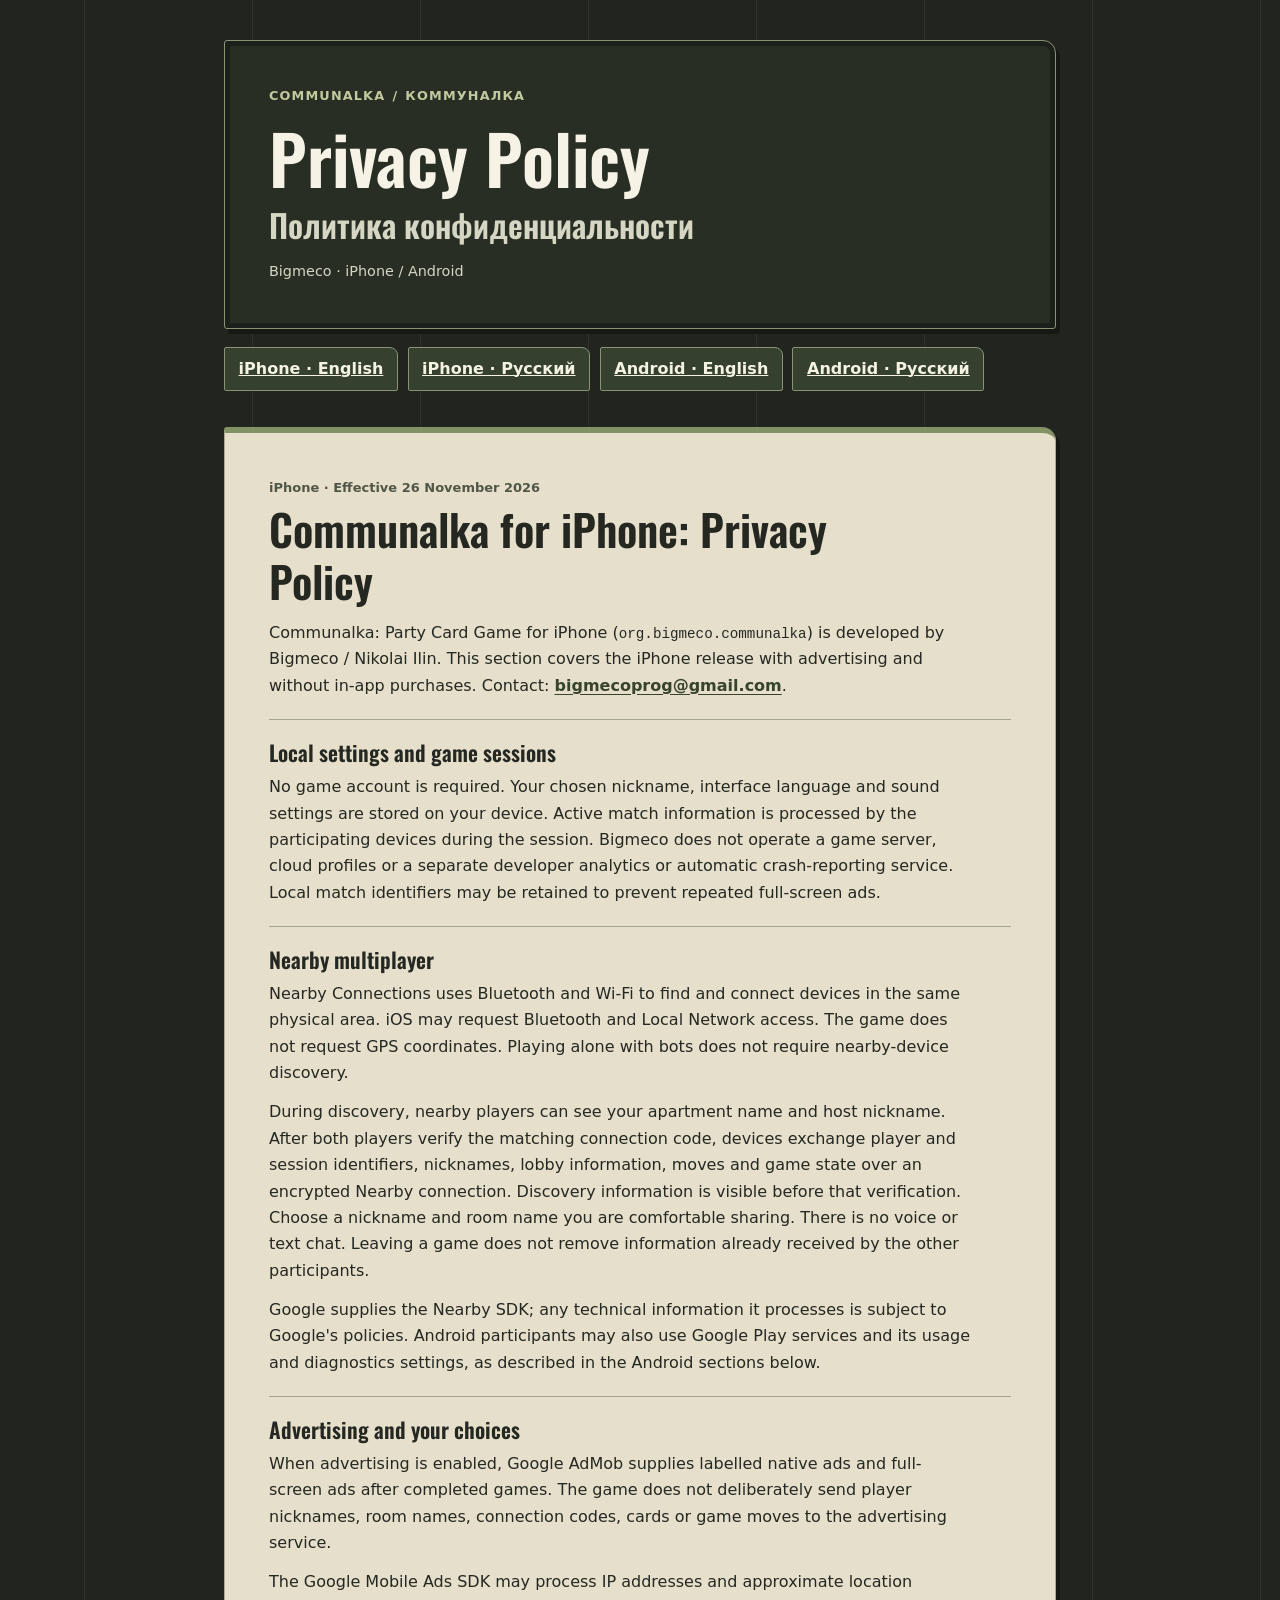
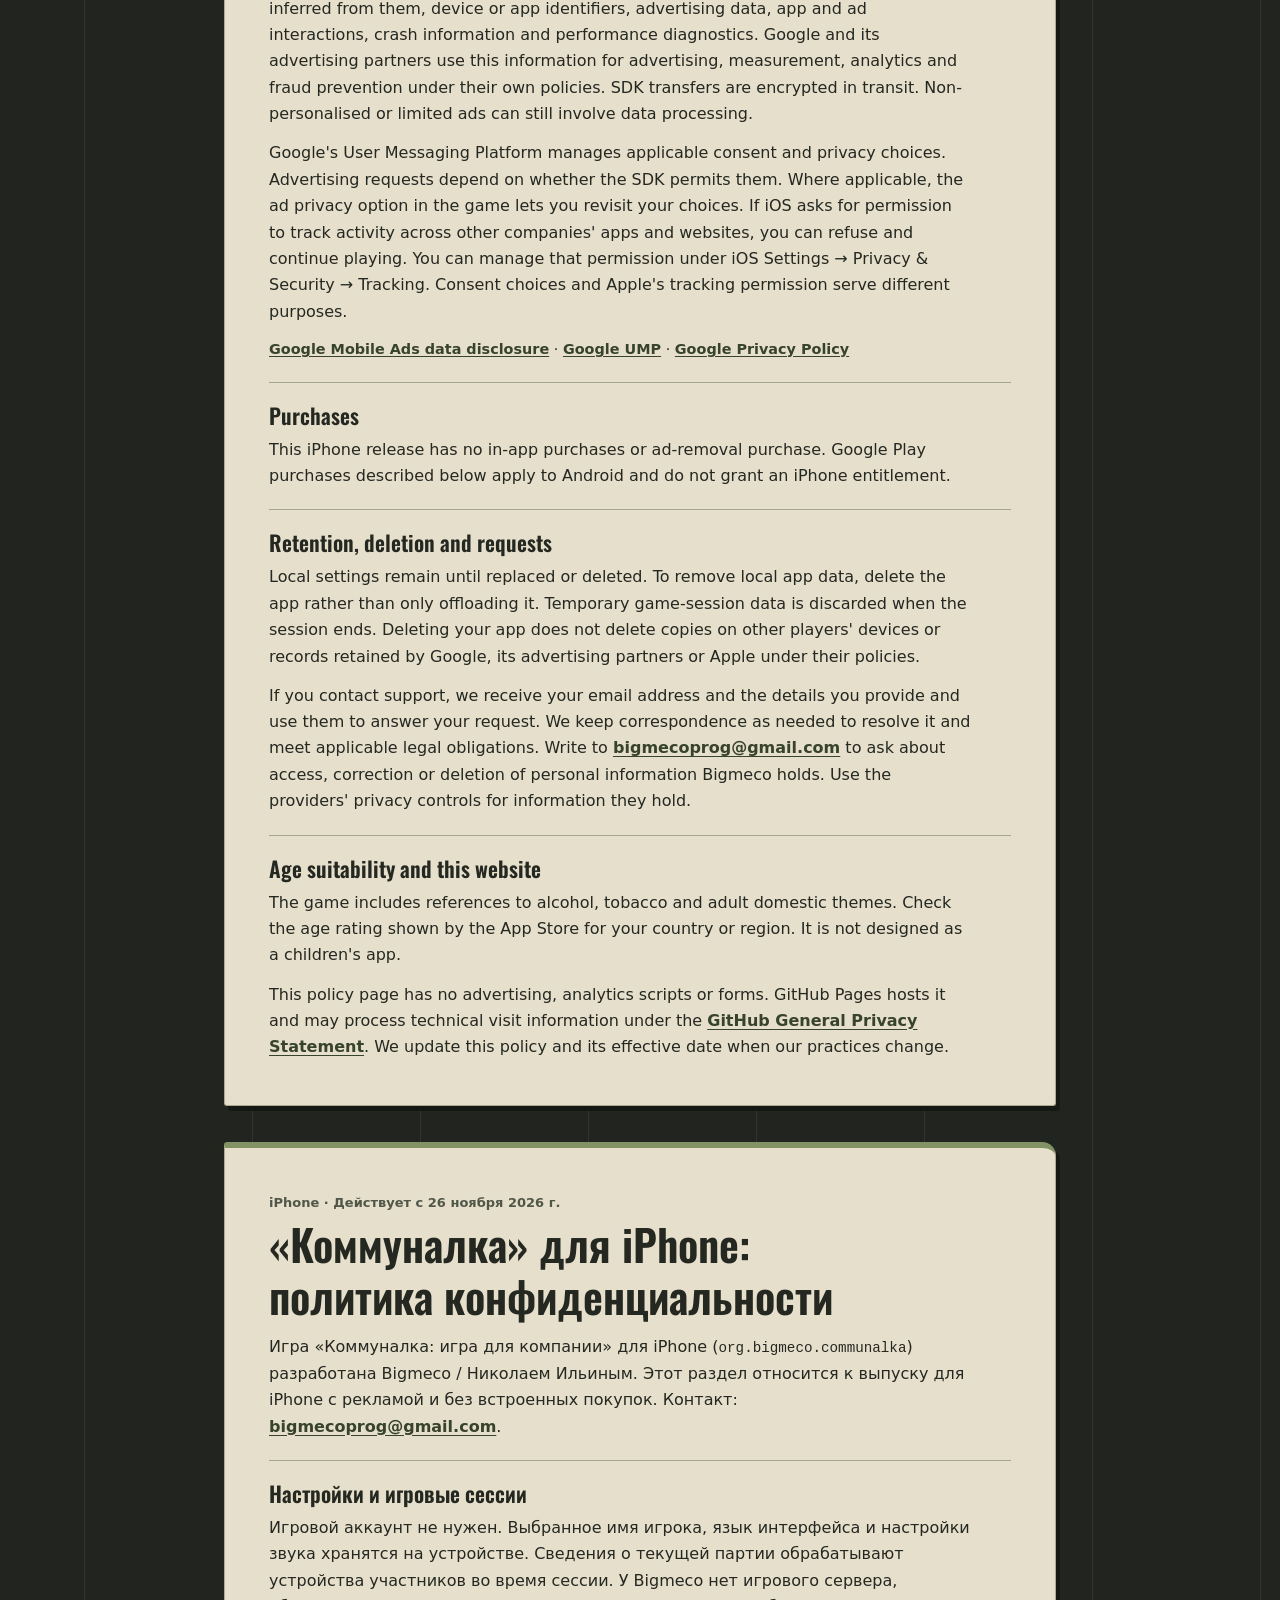
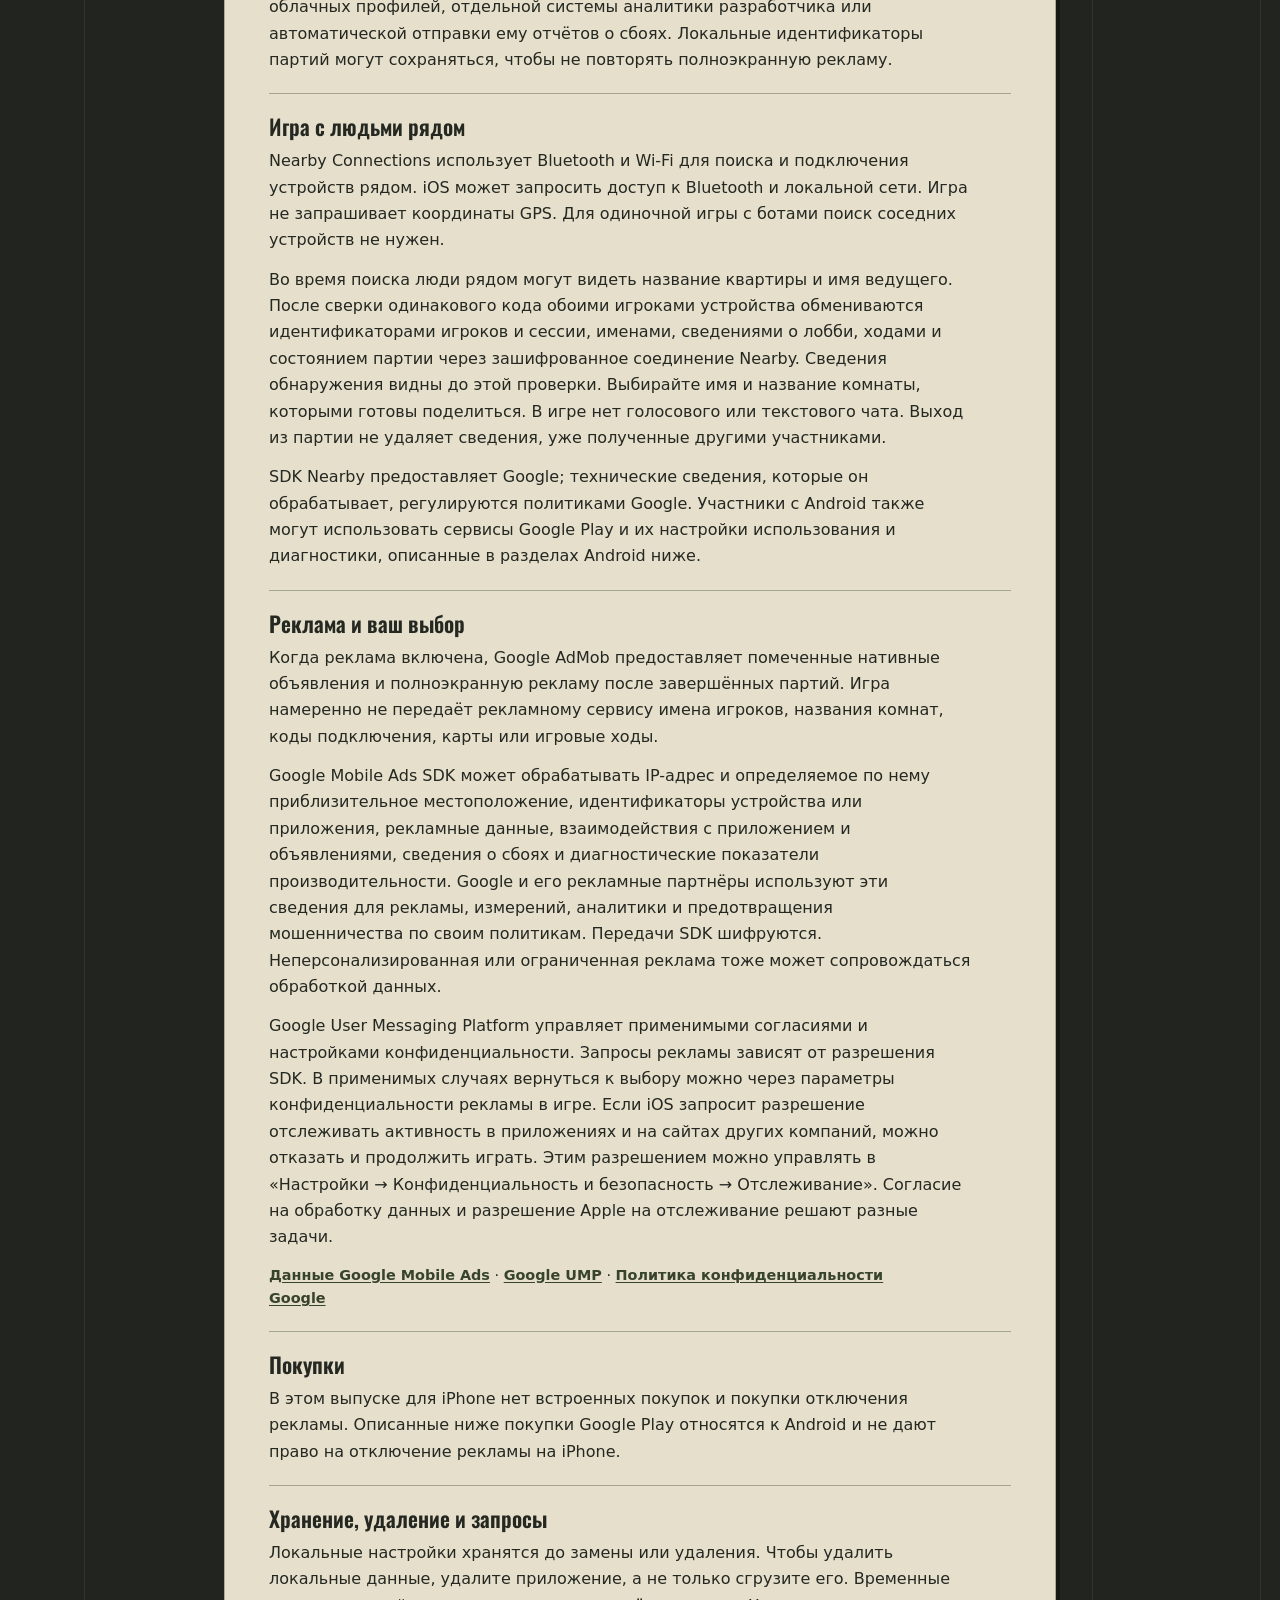
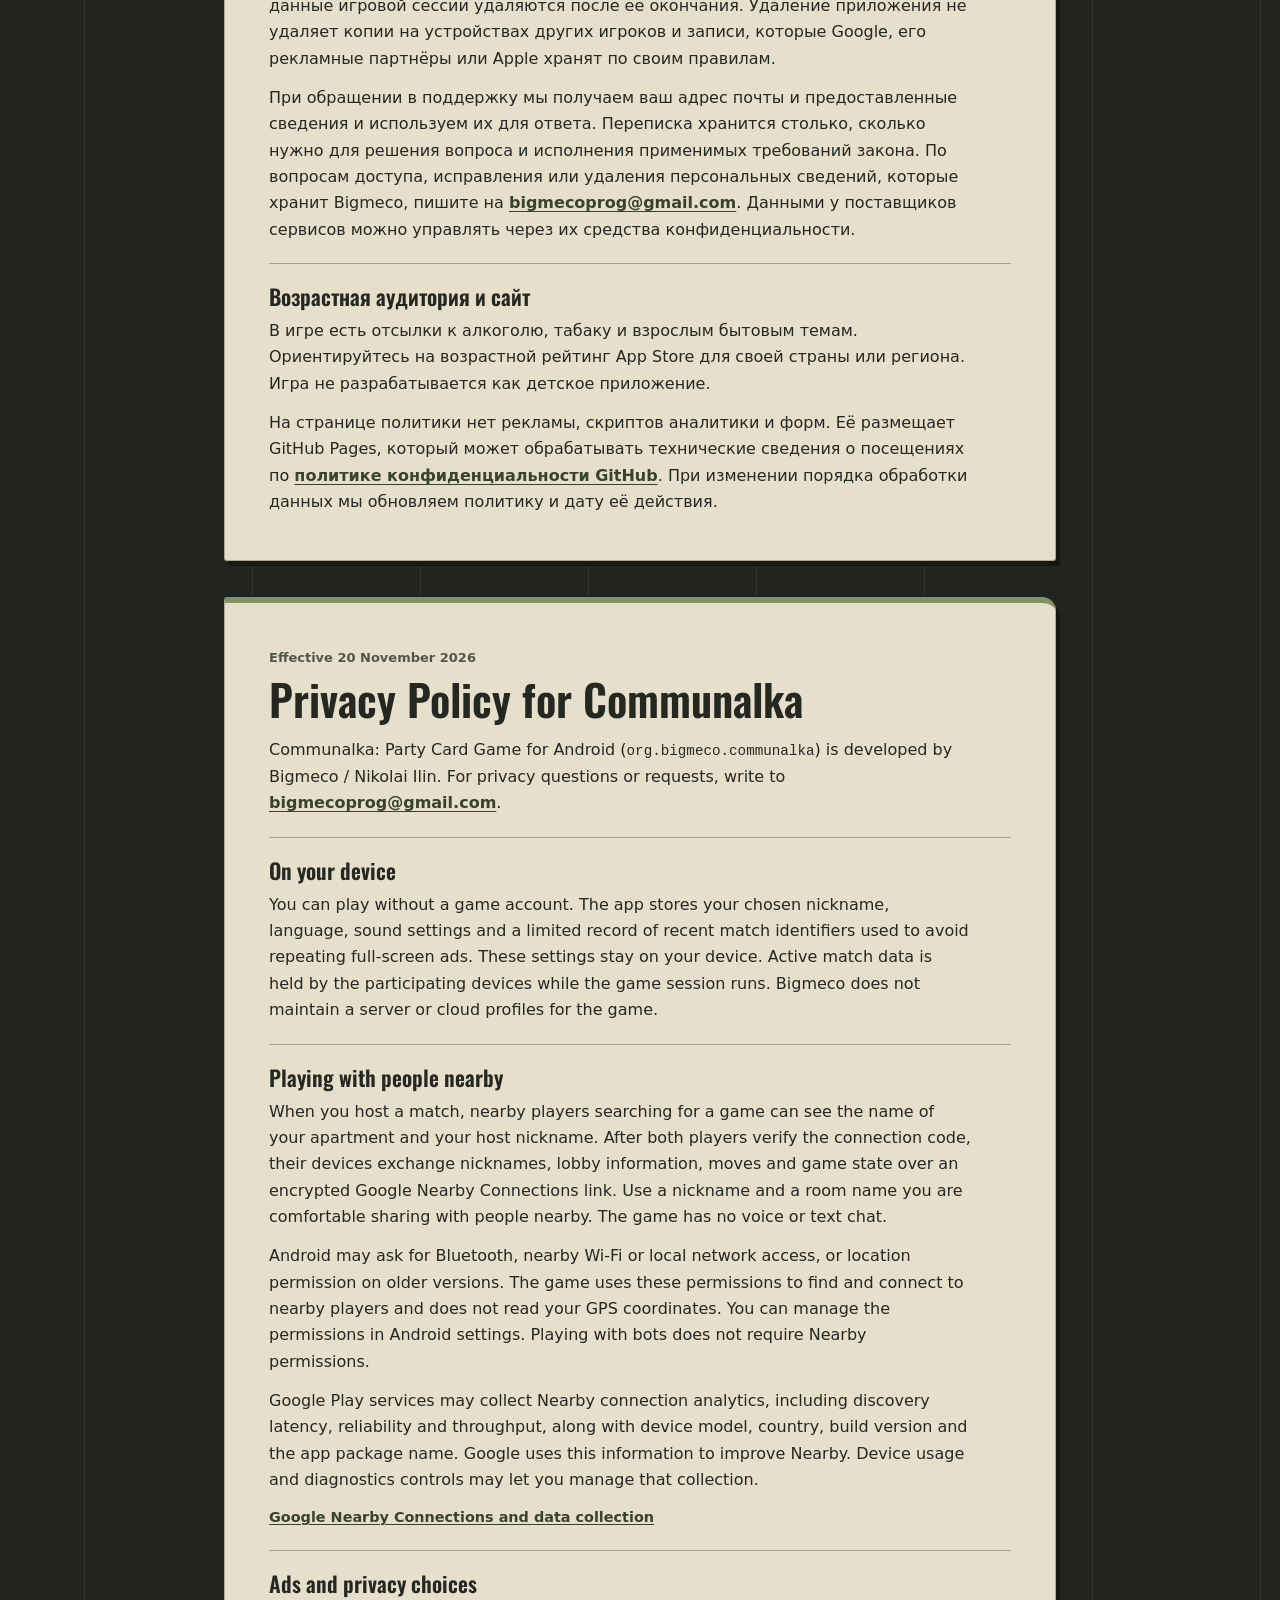
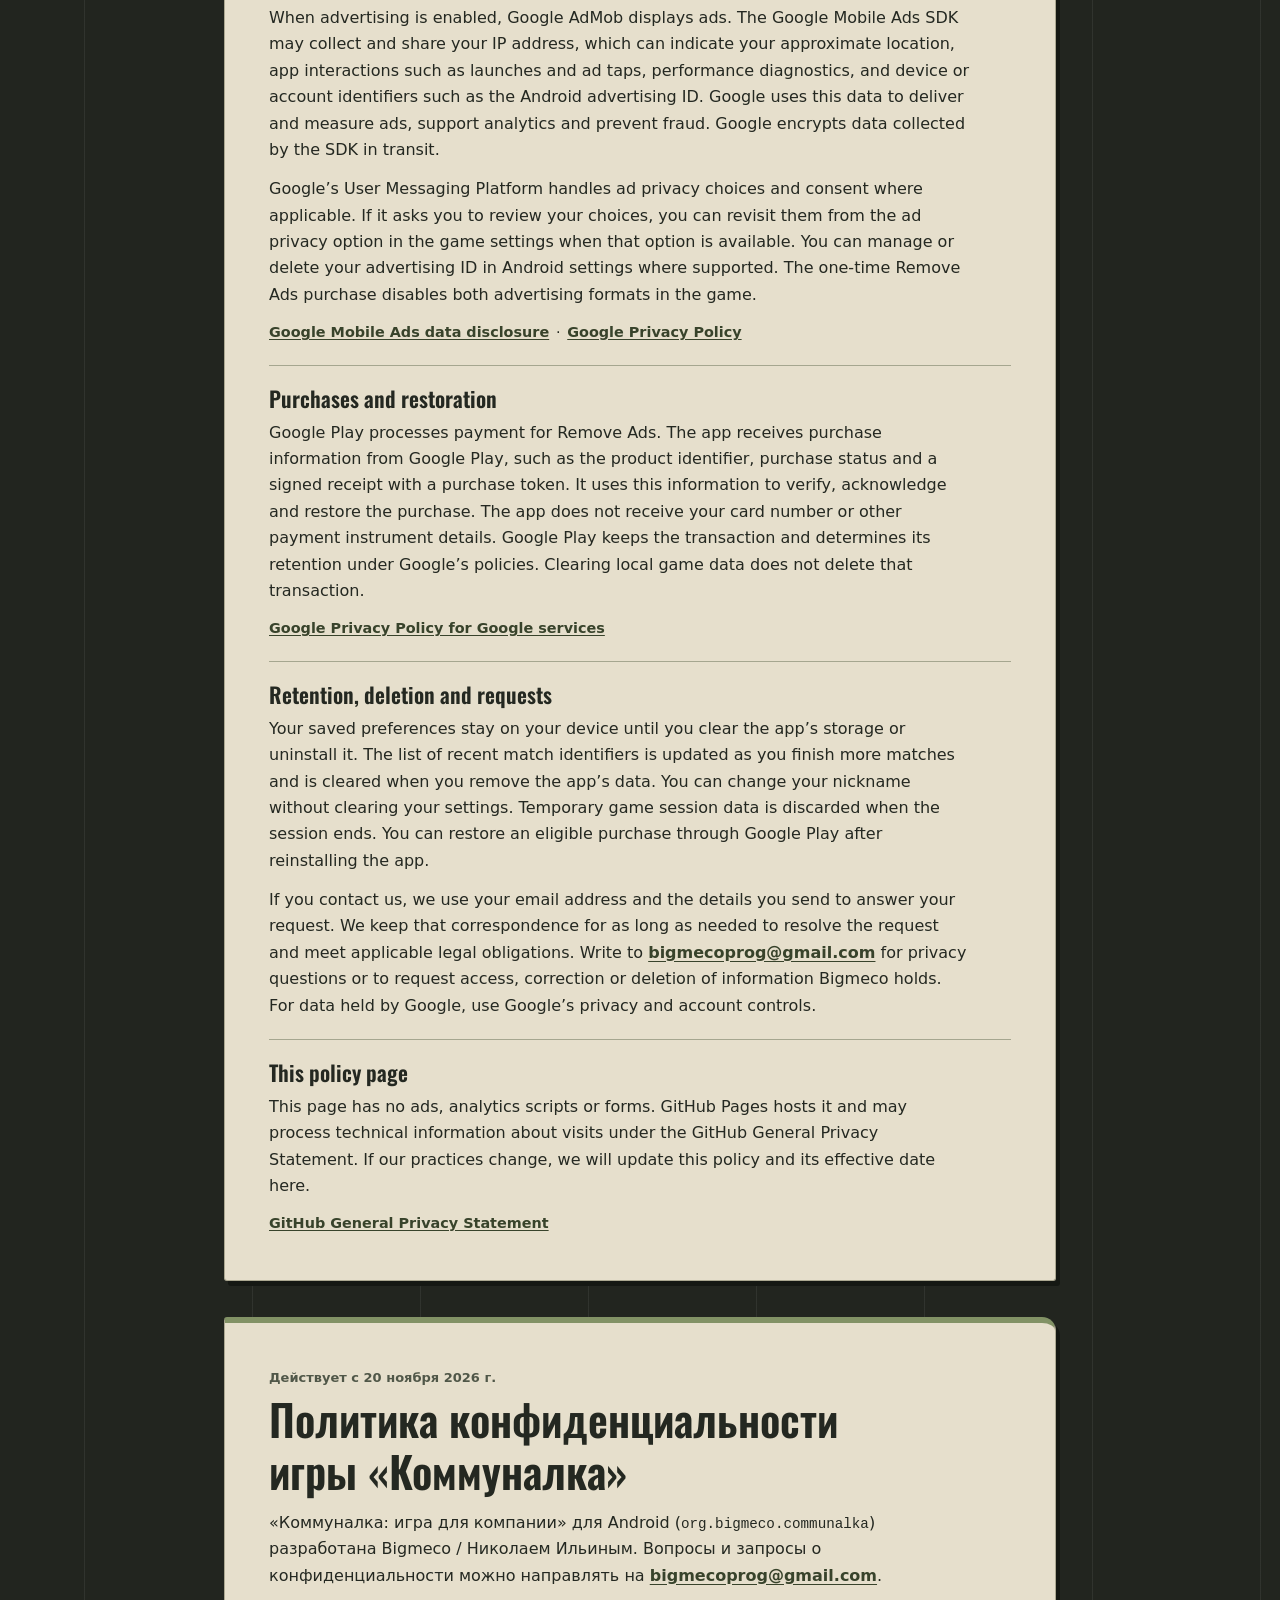
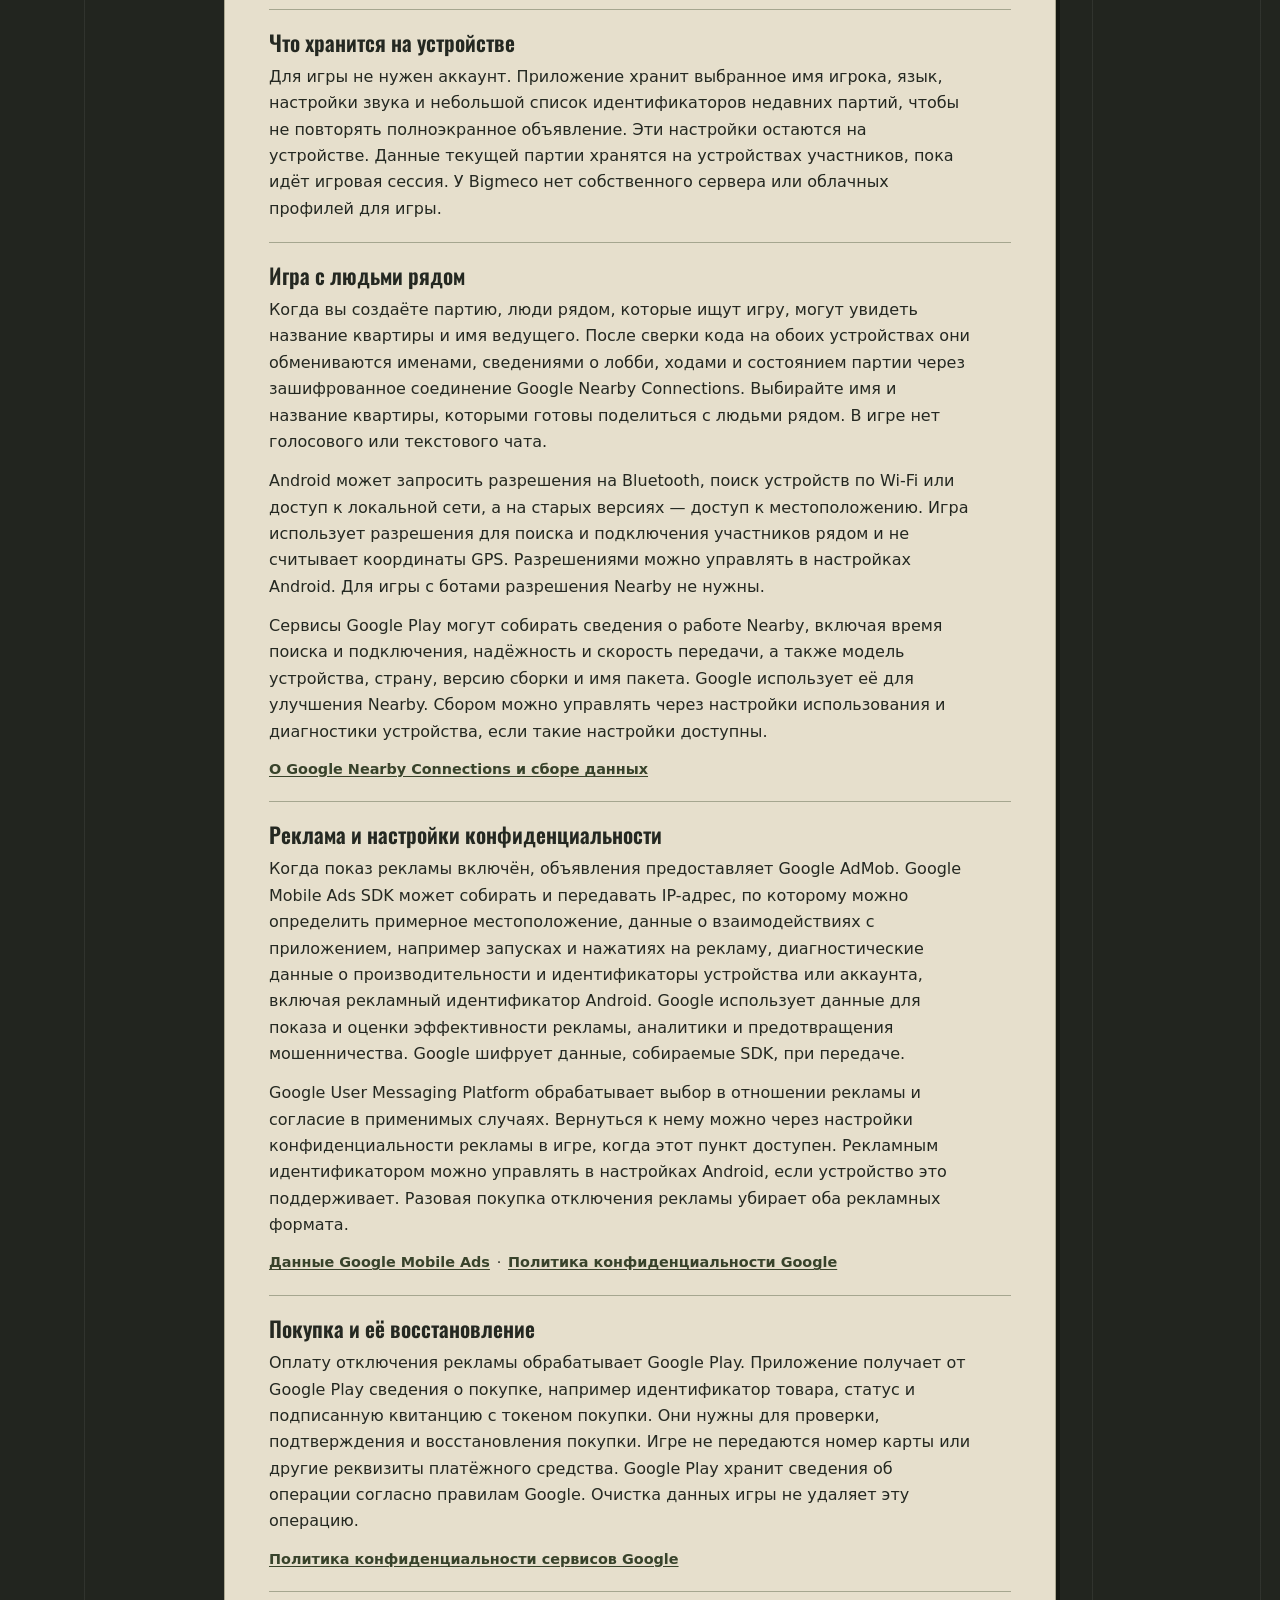
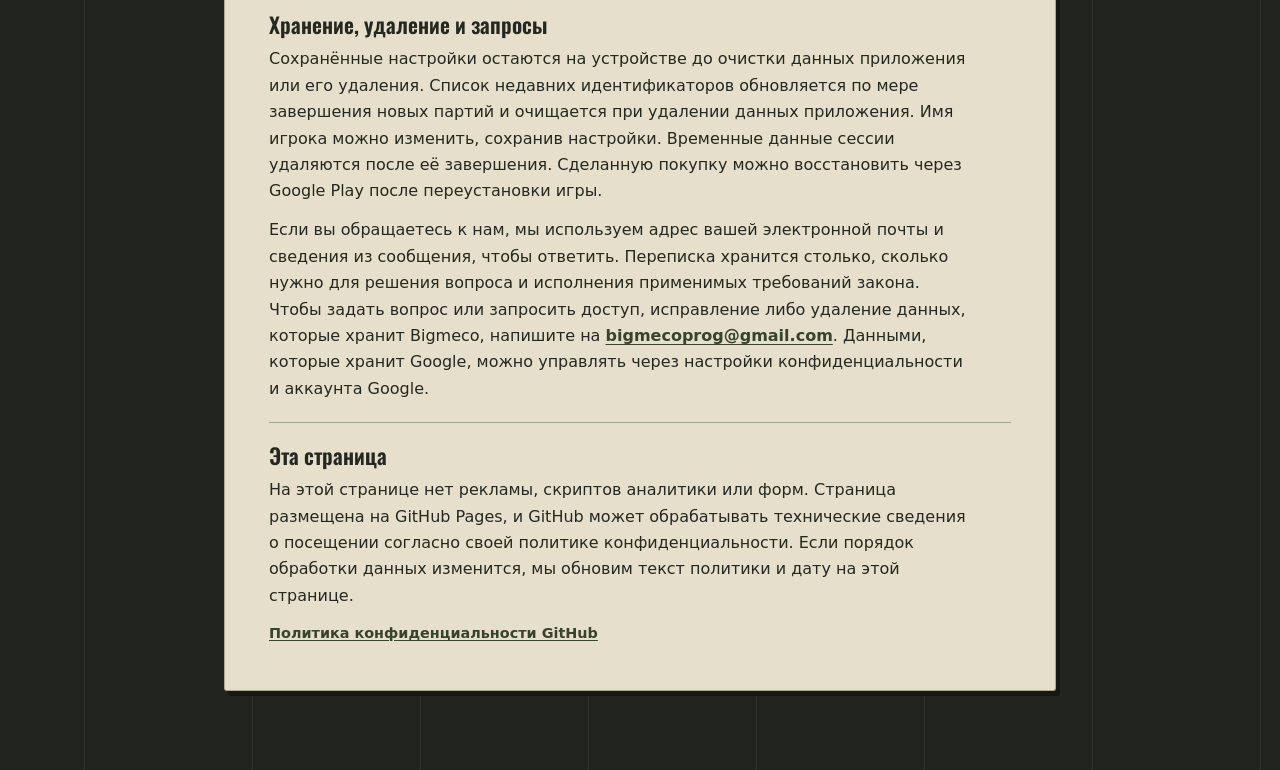
<file: communalka/index.html>
<!doctype html>
<html lang="en">
<head>
  <meta charset="utf-8">
  <meta name="viewport" content="width=device-width, initial-scale=1">
  <meta name="theme-color" content="#22251f">
  <meta name="description" content="Communalka for iPhone and Android privacy policy. Learn how the game handles local multiplayer, advertising, purchases and your privacy choices. Политика конфиденциальности игры «Коммуналка».">
  <link rel="canonical" href="https://bigmeco.github.io/communalka/">
  <link rel="stylesheet" href="style.css">
  <title>Communalka · Privacy Policy / Политика конфиденциальности</title>
</head>
<body>
  <main class="layout">
    <header class="door">
      <div class="nameplate">
        <p class="brand">COMMUNALKA <span aria-hidden="true">/</span> <span lang="ru">КОММУНАЛКА</span></p>
        <h1>Privacy Policy<span lang="ru">Политика конфиденциальности</span></h1>
        <p class="product">Bigmeco <span aria-hidden="true">·</span> iPhone / Android</p>
      </div>
      <nav class="languages" aria-label="Policy languages">
        <a href="#ios-english" hreflang="en">iPhone · English</a>
        <a href="#ios-russian" lang="ru" hreflang="ru">iPhone · Русский</a>
        <a href="#english" hreflang="en">Android · English</a>
        <a href="#russian" lang="ru" hreflang="ru">Android · Русский</a>
      </nav>
    </header>

    <article id="ios-english" class="notice" lang="en" aria-labelledby="ios-english-title" tabindex="-1">
      <header class="notice-header">
        <p class="date">iPhone · Effective <time datetime="2026-11-26">26 November 2026</time></p>
        <h2 id="ios-english-title">Communalka for iPhone: Privacy Policy</h2>
        <p>Communalka: Party Card Game for iPhone (<code>org.bigmeco.communalka</code>) is developed by Bigmeco / Nikolai Ilin. This section covers the iPhone release with advertising and without in-app purchases. Contact: <a href="mailto:bigmecoprog@gmail.com">bigmecoprog@gmail.com</a>.</p>
      </header>
      <section><h3>Local settings and game sessions</h3>
        <p>No game account is required. Your chosen nickname, interface language and sound settings are stored on your device. Active match information is processed by the participating devices during the session. Bigmeco does not operate a game server, cloud profiles or a separate developer analytics or automatic crash-reporting service. Local match identifiers may be retained to prevent repeated full-screen ads.</p>
      </section>
      <section><h3>Nearby multiplayer</h3>
        <p>Nearby Connections uses Bluetooth and Wi-Fi to find and connect devices in the same physical area. iOS may request Bluetooth and Local Network access. The game does not request GPS coordinates. Playing alone with bots does not require nearby-device discovery.</p>
        <p>During discovery, nearby players can see your apartment name and host nickname. After both players verify the matching connection code, devices exchange player and session identifiers, nicknames, lobby information, moves and game state over an encrypted Nearby connection. Discovery information is visible before that verification. Choose a nickname and room name you are comfortable sharing. There is no voice or text chat. Leaving a game does not remove information already received by the other participants.</p>
        <p>Google supplies the Nearby SDK; any technical information it processes is subject to Google's policies. Android participants may also use Google Play services and its usage and diagnostics settings, as described in the Android sections below.</p>
      </section>
      <section><h3>Advertising and your choices</h3>
        <p>When advertising is enabled, Google AdMob supplies labelled native ads and full-screen ads after completed games. The game does not deliberately send player nicknames, room names, connection codes, cards or game moves to the advertising service.</p>
        <p>The Google Mobile Ads SDK may process IP addresses and approximate location inferred from them, device or app identifiers, advertising data, app and ad interactions, crash information and performance diagnostics. Google and its advertising partners use this information for advertising, measurement, analytics and fraud prevention under their own policies. SDK transfers are encrypted in transit. Non-personalised or limited ads can still involve data processing.</p>
        <p>Google's User Messaging Platform manages applicable consent and privacy choices. Advertising requests depend on whether the SDK permits them. Where applicable, the ad privacy option in the game lets you revisit your choices. If iOS asks for permission to track activity across other companies' apps and websites, you can refuse and continue playing. You can manage that permission under iOS Settings → Privacy &amp; Security → Tracking. Consent choices and Apple's tracking permission serve different purposes.</p>
        <p class="source"><a href="https://developers.google.com/admob/ios/privacy/data-disclosure">Google Mobile Ads data disclosure</a> · <a href="https://developers.google.com/admob/ios/privacy">Google UMP</a> · <a href="https://policies.google.com/privacy">Google Privacy Policy</a></p>
      </section>
      <section><h3>Purchases</h3><p>This iPhone release has no in-app purchases or ad-removal purchase. Google Play purchases described below apply to Android and do not grant an iPhone entitlement.</p></section>
      <section><h3>Retention, deletion and requests</h3>
        <p>Local settings remain until replaced or deleted. To remove local app data, delete the app rather than only offloading it. Temporary game-session data is discarded when the session ends. Deleting your app does not delete copies on other players' devices or records retained by Google, its advertising partners or Apple under their policies.</p>
        <p>If you contact support, we receive your email address and the details you provide and use them to answer your request. We keep correspondence as needed to resolve it and meet applicable legal obligations. Write to <a href="mailto:bigmecoprog@gmail.com">bigmecoprog@gmail.com</a> to ask about access, correction or deletion of personal information Bigmeco holds. Use the providers' privacy controls for information they hold.</p>
      </section>
      <section><h3>Age suitability and this website</h3>
        <p>The game includes references to alcohol, tobacco and adult domestic themes. Check the age rating shown by the App Store for your country or region. It is not designed as a children's app.</p>
        <p>This policy page has no advertising, analytics scripts or forms. GitHub Pages hosts it and may process technical visit information under the <a href="https://docs.github.com/en/site-policy/privacy-policies/github-general-privacy-statement">GitHub General Privacy Statement</a>. We update this policy and its effective date when our practices change.</p>
      </section>
    </article>

    <article id="ios-russian" class="notice" lang="ru" aria-labelledby="ios-russian-title" tabindex="-1">
      <header class="notice-header">
        <p class="date">iPhone · Действует с <time datetime="2026-11-26">26 ноября 2026 г.</time></p>
        <h2 id="ios-russian-title">«Коммуналка» для iPhone: политика конфиденциальности</h2>
        <p>Игра «Коммуналка: игра для компании» для iPhone (<code>org.bigmeco.communalka</code>) разработана Bigmeco / Николаем Ильиным. Этот раздел относится к выпуску для iPhone с рекламой и без встроенных покупок. Контакт: <a href="mailto:bigmecoprog@gmail.com">bigmecoprog@gmail.com</a>.</p>
      </header>
      <section><h3>Настройки и игровые сессии</h3>
        <p>Игровой аккаунт не нужен. Выбранное имя игрока, язык интерфейса и настройки звука хранятся на устройстве. Сведения о текущей партии обрабатывают устройства участников во время сессии. У Bigmeco нет игрового сервера, облачных профилей, отдельной системы аналитики разработчика или автоматической отправки ему отчётов о сбоях. Локальные идентификаторы партий могут сохраняться, чтобы не повторять полноэкранную рекламу.</p>
      </section>
      <section><h3>Игра с людьми рядом</h3>
        <p>Nearby Connections использует Bluetooth и Wi-Fi для поиска и подключения устройств рядом. iOS может запросить доступ к Bluetooth и локальной сети. Игра не запрашивает координаты GPS. Для одиночной игры с ботами поиск соседних устройств не нужен.</p>
        <p>Во время поиска люди рядом могут видеть название квартиры и имя ведущего. После сверки одинакового кода обоими игроками устройства обмениваются идентификаторами игроков и сессии, именами, сведениями о лобби, ходами и состоянием партии через зашифрованное соединение Nearby. Сведения обнаружения видны до этой проверки. Выбирайте имя и название комнаты, которыми готовы поделиться. В игре нет голосового или текстового чата. Выход из партии не удаляет сведения, уже полученные другими участниками.</p>
        <p>SDK Nearby предоставляет Google; технические сведения, которые он обрабатывает, регулируются политиками Google. Участники с Android также могут использовать сервисы Google Play и их настройки использования и диагностики, описанные в разделах Android ниже.</p>
      </section>
      <section><h3>Реклама и ваш выбор</h3>
        <p>Когда реклама включена, Google AdMob предоставляет помеченные нативные объявления и полноэкранную рекламу после завершённых партий. Игра намеренно не передаёт рекламному сервису имена игроков, названия комнат, коды подключения, карты или игровые ходы.</p>
        <p>Google Mobile Ads SDK может обрабатывать IP-адрес и определяемое по нему приблизительное местоположение, идентификаторы устройства или приложения, рекламные данные, взаимодействия с приложением и объявлениями, сведения о сбоях и диагностические показатели производительности. Google и его рекламные партнёры используют эти сведения для рекламы, измерений, аналитики и предотвращения мошенничества по своим политикам. Передачи SDK шифруются. Неперсонализированная или ограниченная реклама тоже может сопровождаться обработкой данных.</p>
        <p>Google User Messaging Platform управляет применимыми согласиями и настройками конфиденциальности. Запросы рекламы зависят от разрешения SDK. В применимых случаях вернуться к выбору можно через параметры конфиденциальности рекламы в игре. Если iOS запросит разрешение отслеживать активность в приложениях и на сайтах других компаний, можно отказать и продолжить играть. Этим разрешением можно управлять в «Настройки → Конфиденциальность и безопасность → Отслеживание». Согласие на обработку данных и разрешение Apple на отслеживание решают разные задачи.</p>
        <p class="source"><a href="https://developers.google.com/admob/ios/privacy/data-disclosure">Данные Google Mobile Ads</a> · <a href="https://developers.google.com/admob/ios/privacy">Google UMP</a> · <a href="https://policies.google.com/privacy">Политика конфиденциальности Google</a></p>
      </section>
      <section><h3>Покупки</h3><p>В этом выпуске для iPhone нет встроенных покупок и покупки отключения рекламы. Описанные ниже покупки Google Play относятся к Android и не дают право на отключение рекламы на iPhone.</p></section>
      <section><h3>Хранение, удаление и запросы</h3>
        <p>Локальные настройки хранятся до замены или удаления. Чтобы удалить локальные данные, удалите приложение, а не только сгрузите его. Временные данные игровой сессии удаляются после её окончания. Удаление приложения не удаляет копии на устройствах других игроков и записи, которые Google, его рекламные партнёры или Apple хранят по своим правилам.</p>
        <p>При обращении в поддержку мы получаем ваш адрес почты и предоставленные сведения и используем их для ответа. Переписка хранится столько, сколько нужно для решения вопроса и исполнения применимых требований закона. По вопросам доступа, исправления или удаления персональных сведений, которые хранит Bigmeco, пишите на <a href="mailto:bigmecoprog@gmail.com">bigmecoprog@gmail.com</a>. Данными у поставщиков сервисов можно управлять через их средства конфиденциальности.</p>
      </section>
      <section><h3>Возрастная аудитория и сайт</h3>
        <p>В игре есть отсылки к алкоголю, табаку и взрослым бытовым темам. Ориентируйтесь на возрастной рейтинг App Store для своей страны или региона. Игра не разрабатывается как детское приложение.</p>
        <p>На странице политики нет рекламы, скриптов аналитики и форм. Её размещает GitHub Pages, который может обрабатывать технические сведения о посещениях по <a href="https://docs.github.com/en/site-policy/privacy-policies/github-general-privacy-statement">политике конфиденциальности GitHub</a>. При изменении порядка обработки данных мы обновляем политику и дату её действия.</p>
      </section>
    </article>


    <article id="english" class="notice" lang="en" aria-labelledby="english-title" tabindex="-1">
      <header class="notice-header">
        <p class="date">Effective <time datetime="2026-11-20">20 November 2026</time></p>
        <h2 id="english-title">Privacy Policy for Communalka</h2>
        <p>Communalka: Party Card Game for Android (<code>org.bigmeco.communalka</code>) is developed by Bigmeco / Nikolai Ilin. For privacy questions or requests, write to <a href="mailto:bigmecoprog@gmail.com">bigmecoprog@gmail.com</a>.</p>
      </header>

      <section aria-labelledby="en-local">
        <h3 id="en-local">On your device</h3>
        <p>You can play without a game account. The app stores your chosen nickname, language, sound settings and a limited record of recent match identifiers used to avoid repeating full-screen ads. These settings stay on your device. Active match data is held by the participating devices while the game session runs. Bigmeco does not maintain a server or cloud profiles for the game.</p>
      </section>

      <section aria-labelledby="en-nearby">
        <h3 id="en-nearby">Playing with people nearby</h3>
        <p>When you host a match, nearby players searching for a game can see the name of your apartment and your host nickname. After both players verify the connection code, their devices exchange nicknames, lobby information, moves and game state over an encrypted Google Nearby Connections link. Use a nickname and a room name you are comfortable sharing with people nearby. The game has no voice or text chat.</p>
        <p>Android may ask for Bluetooth, nearby Wi-Fi or local network access, or location permission on older versions. The game uses these permissions to find and connect to nearby players and does not read your GPS coordinates. You can manage the permissions in Android settings. Playing with bots does not require Nearby permissions.</p>
        <p>Google Play services may collect Nearby connection analytics, including discovery latency, reliability and throughput, along with device model, country, build version and the app package name. Google uses this information to improve Nearby. Device usage and diagnostics controls may let you manage that collection.</p>
        <p class="source"><a href="https://developers.google.com/nearby/connections/overview">Google Nearby Connections and data collection</a></p>
      </section>

      <section aria-labelledby="en-ads">
        <h3 id="en-ads">Ads and privacy choices</h3>
        <p>When advertising is enabled, Google AdMob displays ads. The Google Mobile Ads SDK may collect and share your IP address, which can indicate your approximate location, app interactions such as launches and ad taps, performance diagnostics, and device or account identifiers such as the Android advertising ID. Google uses this data to deliver and measure ads, support analytics and prevent fraud. Google encrypts data collected by the SDK in transit.</p>
        <p>Google’s User Messaging Platform handles ad privacy choices and consent where applicable. If it asks you to review your choices, you can revisit them from the ad privacy option in the game settings when that option is available. You can manage or delete your advertising ID in Android settings where supported. The one-time Remove Ads purchase disables both advertising formats in the game.</p>
        <p class="source"><a href="https://developers.google.com/admob/android/privacy/play-data-disclosure">Google Mobile Ads data disclosure</a> <span aria-hidden="true">·</span> <a href="https://policies.google.com/privacy">Google Privacy Policy</a></p>
      </section>

      <section aria-labelledby="en-purchases">
        <h3 id="en-purchases">Purchases and restoration</h3>
        <p>Google Play processes payment for Remove Ads. The app receives purchase information from Google Play, such as the product identifier, purchase status and a signed receipt with a purchase token. It uses this information to verify, acknowledge and restore the purchase. The app does not receive your card number or other payment instrument details. Google Play keeps the transaction and determines its retention under Google’s policies. Clearing local game data does not delete that transaction.</p>
        <p class="source"><a href="https://policies.google.com/privacy">Google Privacy Policy for Google services</a></p>
      </section>

      <section aria-labelledby="en-control">
        <h3 id="en-control">Retention, deletion and requests</h3>
        <p>Your saved preferences stay on your device until you clear the app’s storage or uninstall it. The list of recent match identifiers is updated as you finish more matches and is cleared when you remove the app’s data. You can change your nickname without clearing your settings. Temporary game session data is discarded when the session ends. You can restore an eligible purchase through Google Play after reinstalling the app.</p>
        <p>If you contact us, we use your email address and the details you send to answer your request. We keep that correspondence for as long as needed to resolve the request and meet applicable legal obligations. Write to <a href="mailto:bigmecoprog@gmail.com">bigmecoprog@gmail.com</a> for privacy questions or to request access, correction or deletion of information Bigmeco holds. For data held by Google, use Google’s privacy and account controls.</p>
      </section>

      <section aria-labelledby="en-site">
        <h3 id="en-site">This policy page</h3>
        <p>This page has no ads, analytics scripts or forms. GitHub Pages hosts it and may process technical information about visits under the GitHub General Privacy Statement. If our practices change, we will update this policy and its effective date here.</p>
        <p class="source"><a href="https://docs.github.com/en/site-policy/privacy-policies/github-general-privacy-statement">GitHub General Privacy Statement</a></p>
      </section>
    </article>

    <article id="russian" class="notice" lang="ru" aria-labelledby="russian-title" tabindex="-1">
      <header class="notice-header">
        <p class="date">Действует с <time datetime="2026-11-20">20 ноября 2026 г.</time></p>
        <h2 id="russian-title">Политика конфиденциальности игры «Коммуналка»</h2>
        <p>«Коммуналка: игра для компании» для Android (<code>org.bigmeco.communalka</code>) разработана Bigmeco / Николаем Ильиным. Вопросы и запросы о конфиденциальности можно направлять на <a href="mailto:bigmecoprog@gmail.com">bigmecoprog@gmail.com</a>.</p>
      </header>

      <section aria-labelledby="ru-local">
        <h3 id="ru-local">Что хранится на устройстве</h3>
        <p>Для игры не нужен аккаунт. Приложение хранит выбранное имя игрока, язык, настройки звука и небольшой список идентификаторов недавних партий, чтобы не повторять полноэкранное объявление. Эти настройки остаются на устройстве. Данные текущей партии хранятся на устройствах участников, пока идёт игровая сессия. У Bigmeco нет собственного сервера или облачных профилей для игры.</p>
      </section>

      <section aria-labelledby="ru-nearby">
        <h3 id="ru-nearby">Игра с людьми рядом</h3>
        <p>Когда вы создаёте партию, люди рядом, которые ищут игру, могут увидеть название квартиры и имя ведущего. После сверки кода на обоих устройствах они обмениваются именами, сведениями о лобби, ходами и состоянием партии через зашифрованное соединение Google Nearby Connections. Выбирайте имя и название квартиры, которыми готовы поделиться с людьми рядом. В игре нет голосового или текстового чата.</p>
        <p>Android может запросить разрешения на Bluetooth, поиск устройств по Wi-Fi или доступ к локальной сети, а на старых версиях — доступ к местоположению. Игра использует разрешения для поиска и подключения участников рядом и не считывает координаты GPS. Разрешениями можно управлять в настройках Android. Для игры с ботами разрешения Nearby не нужны.</p>
        <p>Сервисы Google Play могут собирать сведения о работе Nearby, включая время поиска и подключения, надёжность и скорость передачи, а также модель устройства, страну, версию сборки и имя пакета. Google использует её для улучшения Nearby. Сбором можно управлять через настройки использования и диагностики устройства, если такие настройки доступны.</p>
        <p class="source"><a href="https://developers.google.com/nearby/connections/overview?hl=ru">О Google Nearby Connections и сборе данных</a></p>
      </section>

      <section aria-labelledby="ru-ads">
        <h3 id="ru-ads">Реклама и настройки конфиденциальности</h3>
        <p>Когда показ рекламы включён, объявления предоставляет Google AdMob. Google Mobile Ads SDK может собирать и передавать IP-адрес, по которому можно определить примерное местоположение, данные о взаимодействиях с приложением, например запусках и нажатиях на рекламу, диагностические данные о производительности и идентификаторы устройства или аккаунта, включая рекламный идентификатор Android. Google использует данные для показа и оценки эффективности рекламы, аналитики и предотвращения мошенничества. Google шифрует данные, собираемые SDK, при передаче.</p>
        <p>Google User Messaging Platform обрабатывает выбор в отношении рекламы и согласие в применимых случаях. Вернуться к нему можно через настройки конфиденциальности рекламы в игре, когда этот пункт доступен. Рекламным идентификатором можно управлять в настройках Android, если устройство это поддерживает. Разовая покупка отключения рекламы убирает оба рекламных формата.</p>
        <p class="source"><a href="https://developers.google.com/admob/android/privacy/play-data-disclosure?hl=ru">Данные Google Mobile Ads</a> <span aria-hidden="true">·</span> <a href="https://policies.google.com/privacy?hl=ru">Политика конфиденциальности Google</a></p>
      </section>

      <section aria-labelledby="ru-purchases">
        <h3 id="ru-purchases">Покупка и её восстановление</h3>
        <p>Оплату отключения рекламы обрабатывает Google Play. Приложение получает от Google Play сведения о покупке, например идентификатор товара, статус и подписанную квитанцию с токеном покупки. Они нужны для проверки, подтверждения и восстановления покупки. Игре не передаются номер карты или другие реквизиты платёжного средства. Google Play хранит сведения об операции согласно правилам Google. Очистка данных игры не удаляет эту операцию.</p>
        <p class="source"><a href="https://policies.google.com/privacy?hl=ru">Политика конфиденциальности сервисов Google</a></p>
      </section>

      <section aria-labelledby="ru-control">
        <h3 id="ru-control">Хранение, удаление и запросы</h3>
        <p>Сохранённые настройки остаются на устройстве до очистки данных приложения или его удаления. Список недавних идентификаторов обновляется по мере завершения новых партий и очищается при удалении данных приложения. Имя игрока можно изменить, сохранив настройки. Временные данные сессии удаляются после её завершения. Сделанную покупку можно восстановить через Google Play после переустановки игры.</p>
        <p>Если вы обращаетесь к нам, мы используем адрес вашей электронной почты и сведения из сообщения, чтобы ответить. Переписка хранится столько, сколько нужно для решения вопроса и исполнения применимых требований закона. Чтобы задать вопрос или запросить доступ, исправление либо удаление данных, которые хранит Bigmeco, напишите на <a href="mailto:bigmecoprog@gmail.com">bigmecoprog@gmail.com</a>. Данными, которые хранит Google, можно управлять через настройки конфиденциальности и аккаунта Google.</p>
      </section>

      <section aria-labelledby="ru-site">
        <h3 id="ru-site">Эта страница</h3>
        <p>На этой странице нет рекламы, скриптов аналитики или форм. Страница размещена на GitHub Pages, и GitHub может обрабатывать технические сведения о посещении согласно своей политике конфиденциальности. Если порядок обработки данных изменится, мы обновим текст политики и дату на этой странице.</p>
        <p class="source"><a href="https://docs.github.com/en/site-policy/privacy-policies/github-general-privacy-statement">Политика конфиденциальности GitHub</a></p>
      </section>
    </article>
  </main>
</body>
</html>
</file>
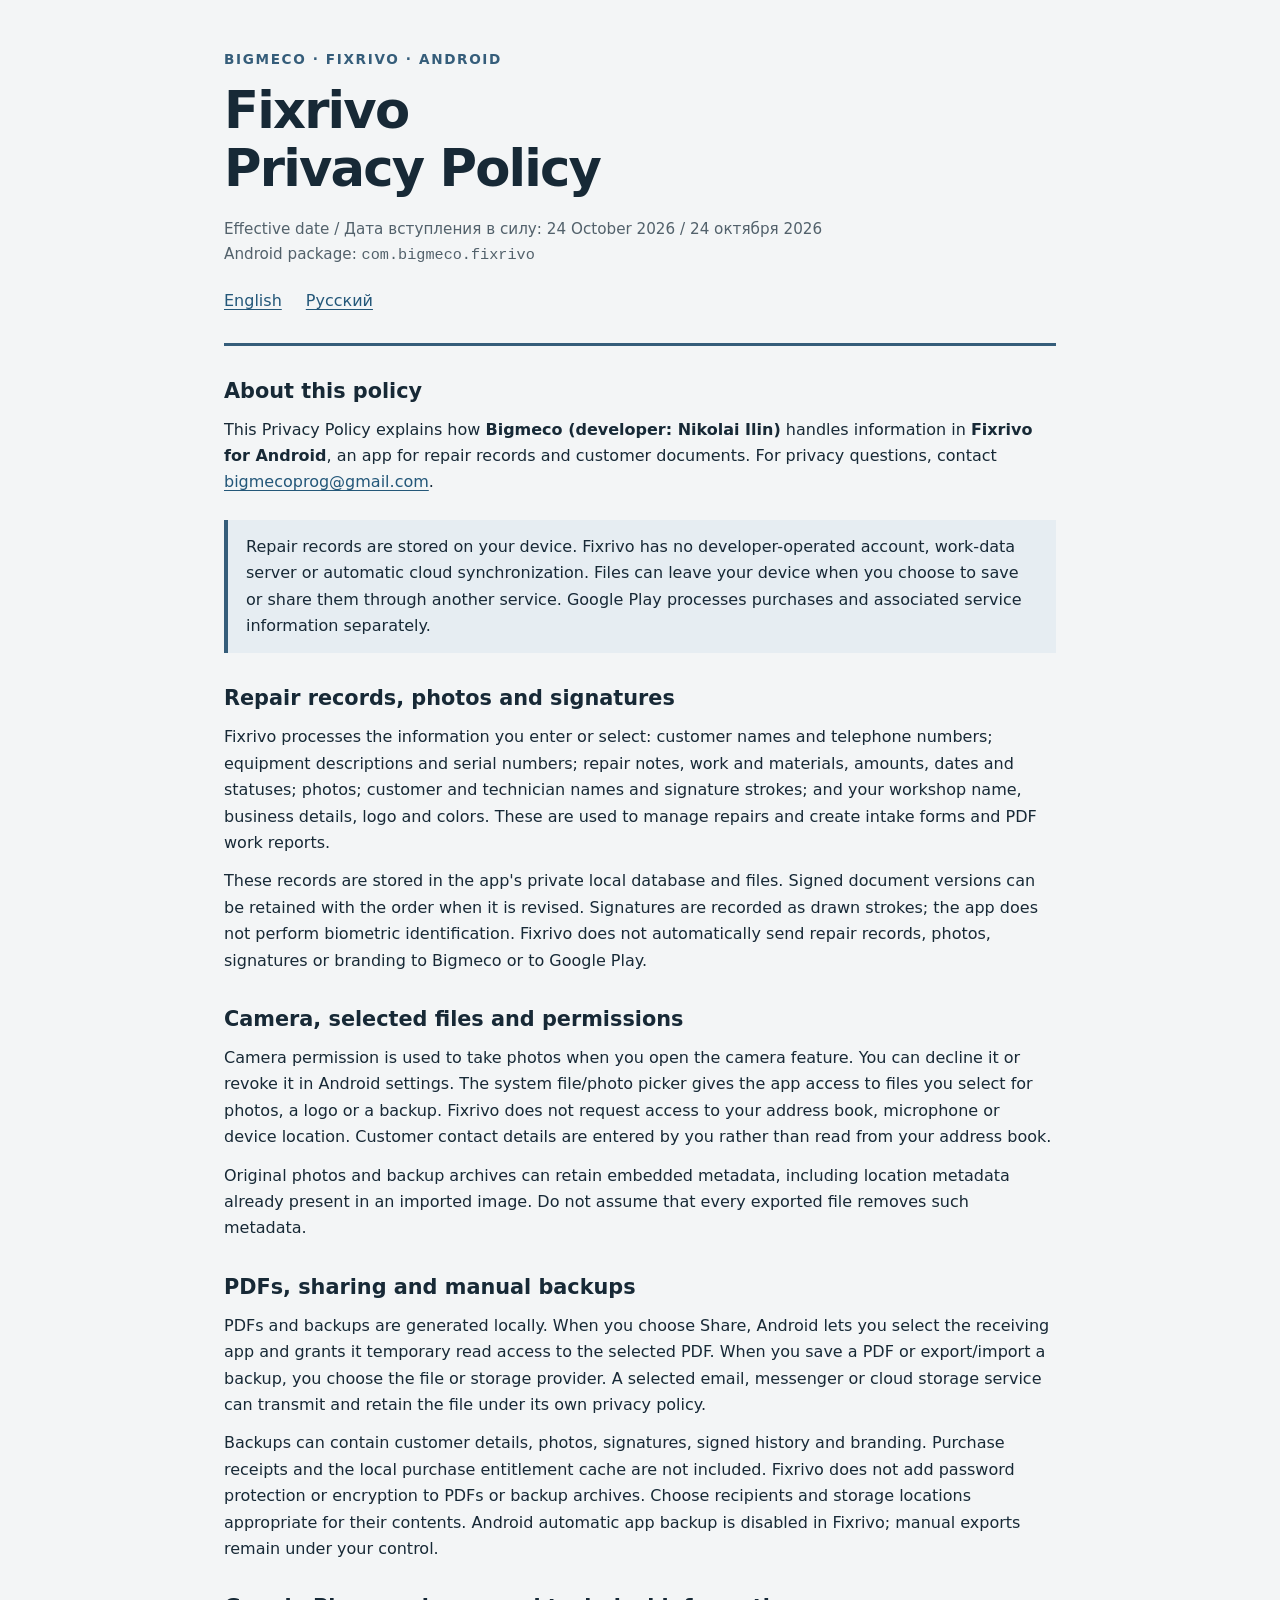
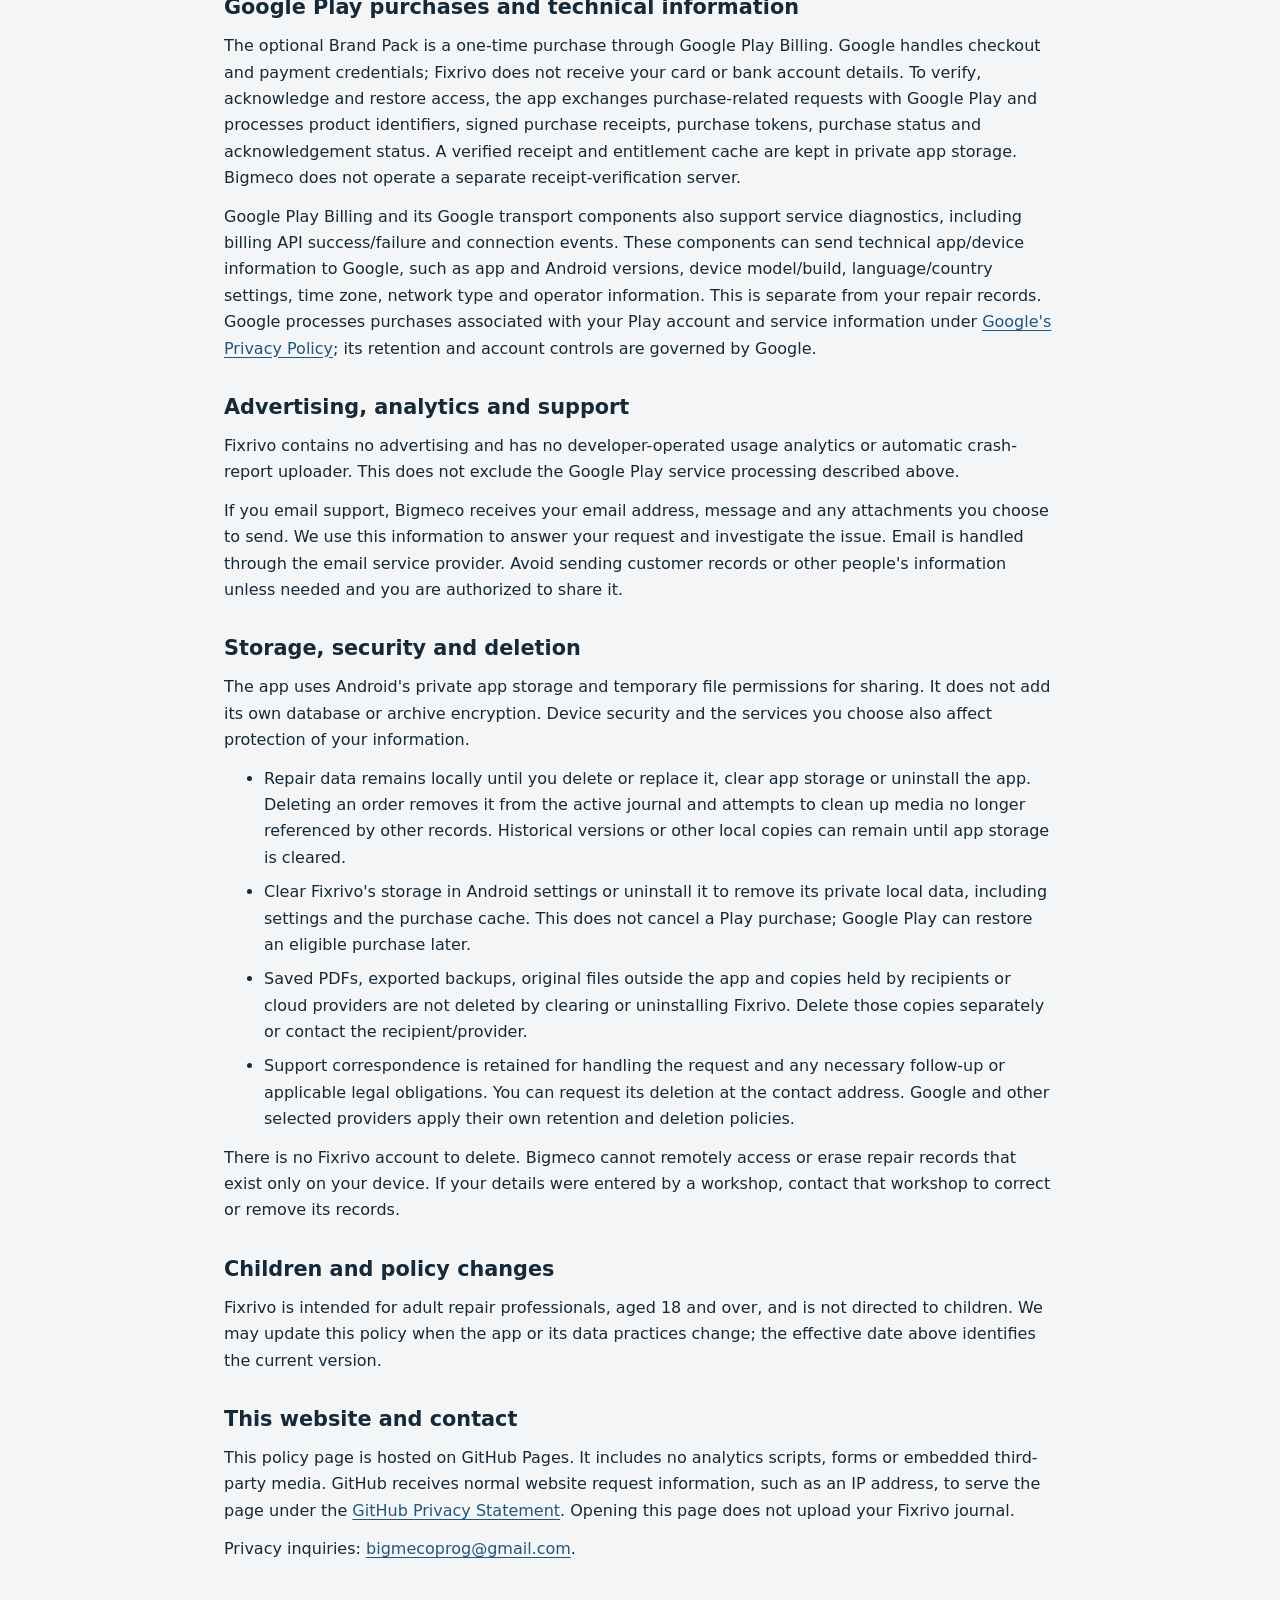
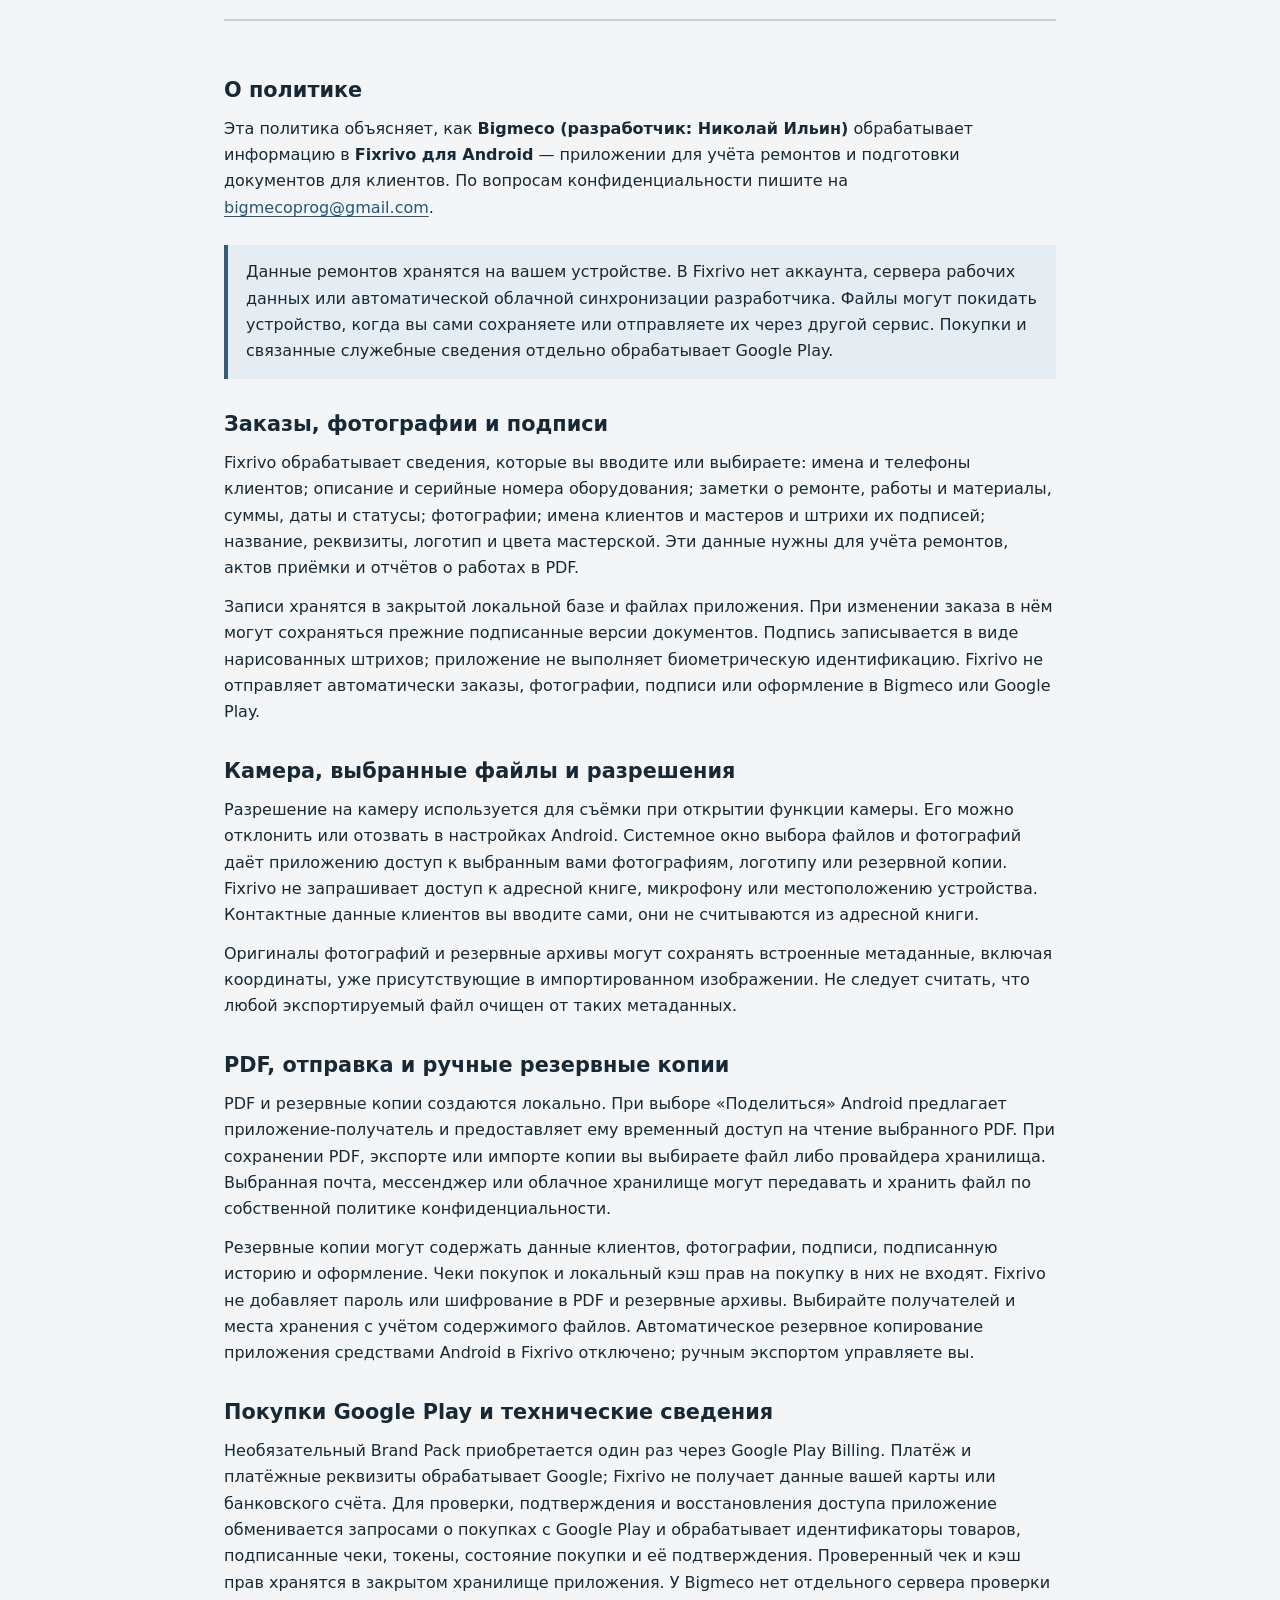
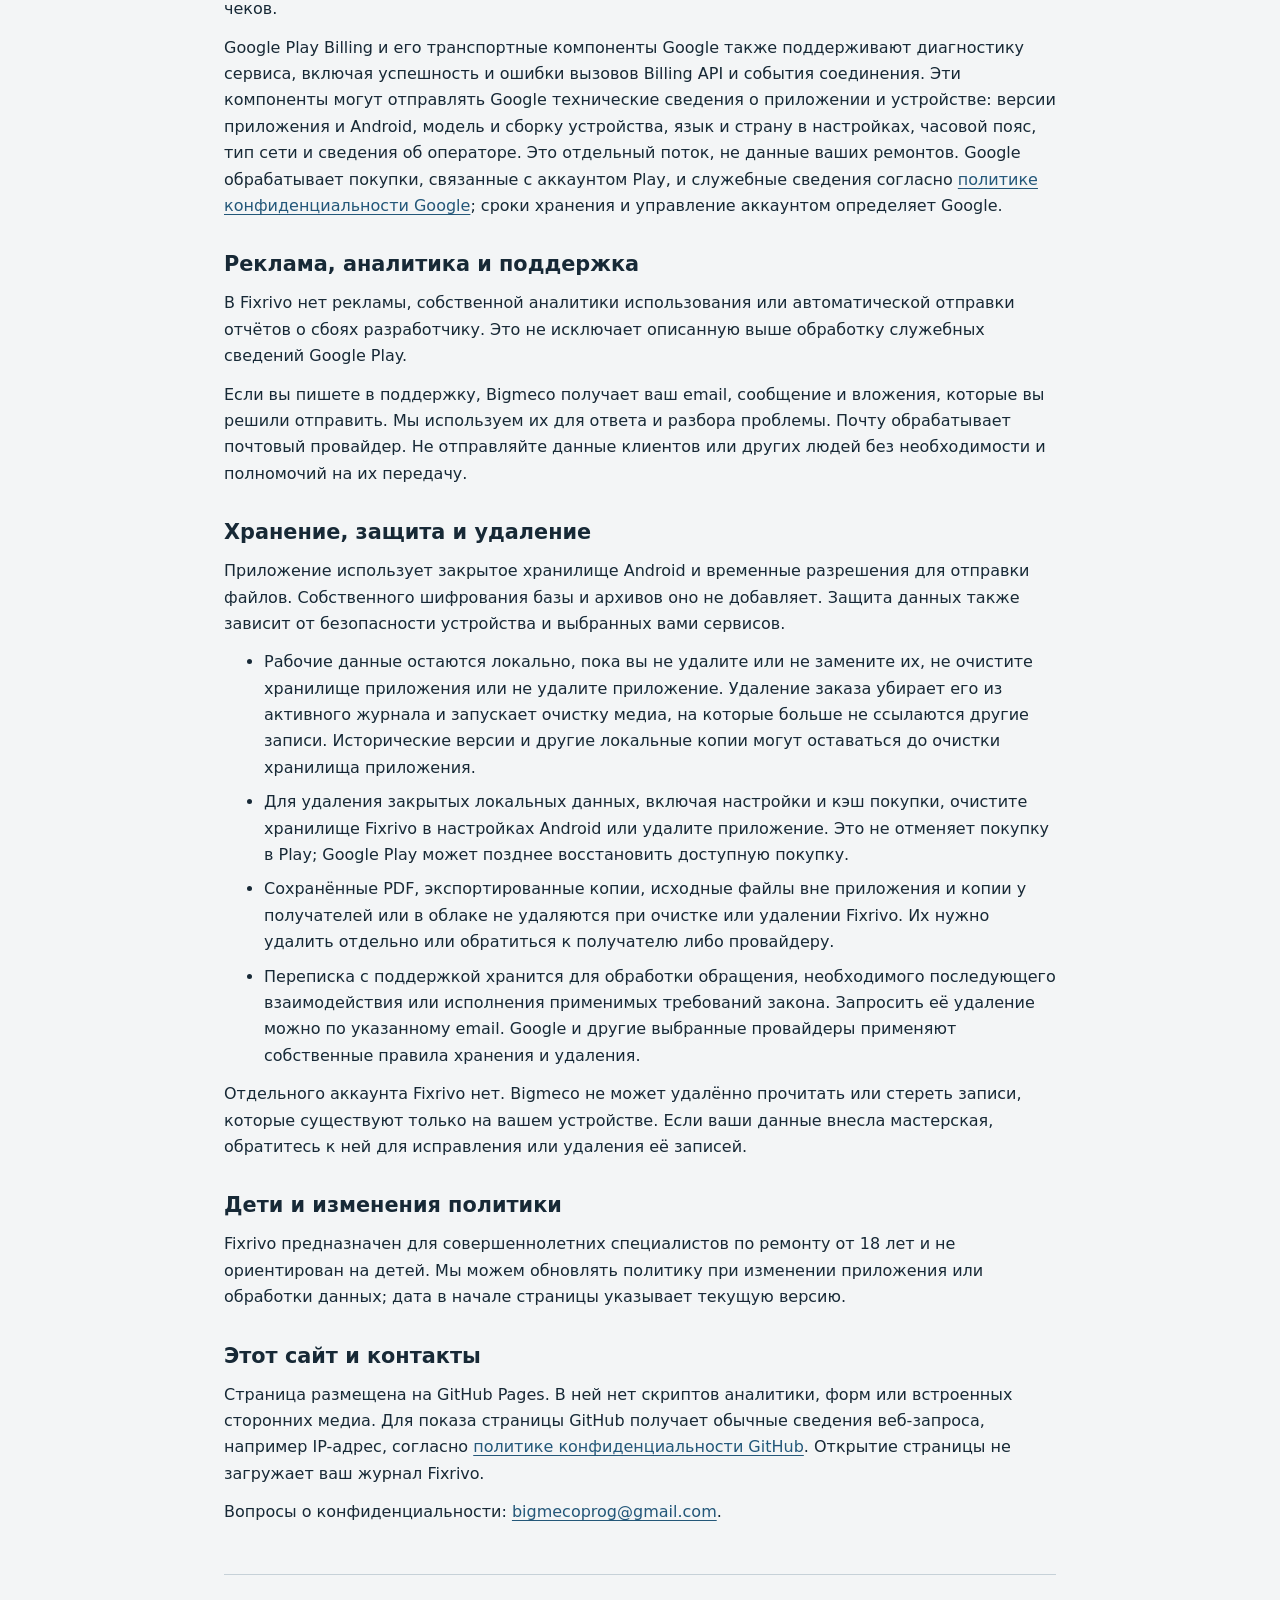
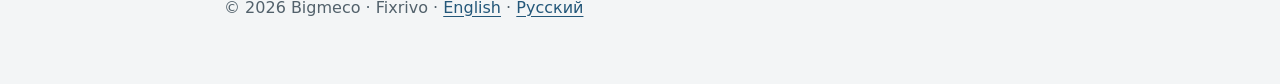
<file: fixrivo/index.html>
<!doctype html>
<html lang="en">
<head>
  <meta charset="utf-8">
  <meta name="viewport" content="width=device-width, initial-scale=1">
  <meta name="description" content="Privacy Policy for Fixrivo for Android. English and Russian versions.">
  <meta name="color-scheme" content="light">
  <title>Fixrivo — Privacy Policy / Политика конфиденциальности</title>
  <style>
    :root { font-family: system-ui, -apple-system, BlinkMacSystemFont, "Segoe UI", sans-serif; color: #172936; background: #f3f5f6; line-height: 1.65; }
    * { box-sizing: border-box; }
    body { margin: 0; }
    main { max-width: 880px; margin: 0 auto; padding: 48px 24px 64px; }
    header { border-bottom: 3px solid #355d7a; padding-bottom: 28px; }
    .brand { color: #355d7a; font-size: .85rem; font-weight: 750; letter-spacing: .12em; text-transform: uppercase; }
    h1 { font-size: clamp(2rem, 6vw, 3.2rem); line-height: 1.12; letter-spacing: -.035em; margin: 12px 0 20px; }
    h2 { line-height: 1.3; margin: 32px 0 12px; font-size: 1.3rem; }
    p, ul { margin: 12px 0; }
    li { margin: 8px 0; }
    a { color: #235779; text-underline-offset: 3px; overflow-wrap: anywhere; }
    a:focus-visible { outline: 3px solid #c4752e; outline-offset: 4px; }
    nav { display: flex; gap: 24px; flex-wrap: wrap; margin-top: 20px; }
    .meta { color: #52616b; font-size: .95rem; }
    .summary { background: #e6edf2; border-left: 4px solid #355d7a; padding: 14px 18px; margin: 24px 0; }
    article { scroll-margin-top: 20px; }
    article + article { margin-top: 56px; border-top: 2px solid #c6d1d8; padding-top: 24px; }
    footer { margin-top: 48px; border-top: 1px solid #c6d1d8; padding-top: 20px; color: #52616b; }
    code { overflow-wrap: anywhere; }
    @media print { :root { background: white; color: black; } main { padding: 0; } }
  </style>
</head>
<body>
<main>
  <header>
    <div class="brand">Bigmeco · Fixrivo · Android</div>
    <h1>Fixrivo<br>Privacy Policy</h1>
    <p class="meta">Effective date / Дата вступления в силу: <time datetime="2026-10-24">24 October 2026 / 24 октября 2026</time><br>Android package: <code>com.bigmeco.fixrivo</code></p>
    <nav aria-label="Languages"><a href="#english" lang="en">English</a><a href="#russian" lang="ru">Русский</a></nav>
  </header>

  <article id="english" lang="en" aria-label="English privacy policy">
    <h2>About this policy</h2>
    <p>This Privacy Policy explains how <strong>Bigmeco (developer: Nikolai Ilin)</strong> handles information in <strong>Fixrivo for Android</strong>, an app for repair records and customer documents. For privacy questions, contact <a href="mailto:bigmecoprog@gmail.com">bigmecoprog@gmail.com</a>.</p>
    <p class="summary">Repair records are stored on your device. Fixrivo has no developer-operated account, work-data server or automatic cloud synchronization. Files can leave your device when you choose to save or share them through another service. Google Play processes purchases and associated service information separately.</p>

    <h2>Repair records, photos and signatures</h2>
    <p>Fixrivo processes the information you enter or select: customer names and telephone numbers; equipment descriptions and serial numbers; repair notes, work and materials, amounts, dates and statuses; photos; customer and technician names and signature strokes; and your workshop name, business details, logo and colors. These are used to manage repairs and create intake forms and PDF work reports.</p>
    <p>These records are stored in the app's private local database and files. Signed document versions can be retained with the order when it is revised. Signatures are recorded as drawn strokes; the app does not perform biometric identification. Fixrivo does not automatically send repair records, photos, signatures or branding to Bigmeco or to Google Play.</p>

    <h2>Camera, selected files and permissions</h2>
    <p>Camera permission is used to take photos when you open the camera feature. You can decline it or revoke it in Android settings. The system file/photo picker gives the app access to files you select for photos, a logo or a backup. Fixrivo does not request access to your address book, microphone or device location. Customer contact details are entered by you rather than read from your address book.</p>
    <p>Original photos and backup archives can retain embedded metadata, including location metadata already present in an imported image. Do not assume that every exported file removes such metadata.</p>

    <h2>PDFs, sharing and manual backups</h2>
    <p>PDFs and backups are generated locally. When you choose Share, Android lets you select the receiving app and grants it temporary read access to the selected PDF. When you save a PDF or export/import a backup, you choose the file or storage provider. A selected email, messenger or cloud storage service can transmit and retain the file under its own privacy policy.</p>
    <p>Backups can contain customer details, photos, signatures, signed history and branding. Purchase receipts and the local purchase entitlement cache are not included. Fixrivo does not add password protection or encryption to PDFs or backup archives. Choose recipients and storage locations appropriate for their contents. Android automatic app backup is disabled in Fixrivo; manual exports remain under your control.</p>

    <h2>Google Play purchases and technical information</h2>
    <p>The optional Brand Pack is a one-time purchase through Google Play Billing. Google handles checkout and payment credentials; Fixrivo does not receive your card or bank account details. To verify, acknowledge and restore access, the app exchanges purchase-related requests with Google Play and processes product identifiers, signed purchase receipts, purchase tokens, purchase status and acknowledgement status. A verified receipt and entitlement cache are kept in private app storage. Bigmeco does not operate a separate receipt-verification server.</p>
    <p>Google Play Billing and its Google transport components also support service diagnostics, including billing API success/failure and connection events. These components can send technical app/device information to Google, such as app and Android versions, device model/build, language/country settings, time zone, network type and operator information. This is separate from your repair records. Google processes purchases associated with your Play account and service information under <a href="https://policies.google.com/privacy">Google's Privacy Policy</a>; its retention and account controls are governed by Google.</p>

    <h2>Advertising, analytics and support</h2>
    <p>Fixrivo contains no advertising and has no developer-operated usage analytics or automatic crash-report uploader. This does not exclude the Google Play service processing described above.</p>
    <p>If you email support, Bigmeco receives your email address, message and any attachments you choose to send. We use this information to answer your request and investigate the issue. Email is handled through the email service provider. Avoid sending customer records or other people's information unless needed and you are authorized to share it.</p>

    <h2>Storage, security and deletion</h2>
    <p>The app uses Android's private app storage and temporary file permissions for sharing. It does not add its own database or archive encryption. Device security and the services you choose also affect protection of your information.</p>
    <ul>
      <li>Repair data remains locally until you delete or replace it, clear app storage or uninstall the app. Deleting an order removes it from the active journal and attempts to clean up media no longer referenced by other records. Historical versions or other local copies can remain until app storage is cleared.</li>
      <li>Clear Fixrivo's storage in Android settings or uninstall it to remove its private local data, including settings and the purchase cache. This does not cancel a Play purchase; Google Play can restore an eligible purchase later.</li>
      <li>Saved PDFs, exported backups, original files outside the app and copies held by recipients or cloud providers are not deleted by clearing or uninstalling Fixrivo. Delete those copies separately or contact the recipient/provider.</li>
      <li>Support correspondence is retained for handling the request and any necessary follow-up or applicable legal obligations. You can request its deletion at the contact address. Google and other selected providers apply their own retention and deletion policies.</li>
    </ul>
    <p>There is no Fixrivo account to delete. Bigmeco cannot remotely access or erase repair records that exist only on your device. If your details were entered by a workshop, contact that workshop to correct or remove its records.</p>

    <h2>Children and policy changes</h2>
    <p>Fixrivo is intended for adult repair professionals, aged 18 and over, and is not directed to children. We may update this policy when the app or its data practices change; the effective date above identifies the current version.</p>

    <h2>This website and contact</h2>
    <p>This policy page is hosted on GitHub Pages. It includes no analytics scripts, forms or embedded third-party media. GitHub receives normal website request information, such as an IP address, to serve the page under the <a href="https://docs.github.com/en/site-policy/privacy-policies/github-general-privacy-statement">GitHub Privacy Statement</a>. Opening this page does not upload your Fixrivo journal.</p>
    <p>Privacy inquiries: <a href="mailto:bigmecoprog@gmail.com">bigmecoprog@gmail.com</a>.</p>
  </article>

  <article id="russian" lang="ru" aria-label="Политика конфиденциальности на русском">
    <h2>О политике</h2>
    <p>Эта политика объясняет, как <strong>Bigmeco (разработчик: Николай Ильин)</strong> обрабатывает информацию в <strong>Fixrivo для Android</strong> — приложении для учёта ремонтов и подготовки документов для клиентов. По вопросам конфиденциальности пишите на <a href="mailto:bigmecoprog@gmail.com">bigmecoprog@gmail.com</a>.</p>
    <p class="summary">Данные ремонтов хранятся на вашем устройстве. В Fixrivo нет аккаунта, сервера рабочих данных или автоматической облачной синхронизации разработчика. Файлы могут покидать устройство, когда вы сами сохраняете или отправляете их через другой сервис. Покупки и связанные служебные сведения отдельно обрабатывает Google Play.</p>

    <h2>Заказы, фотографии и подписи</h2>
    <p>Fixrivo обрабатывает сведения, которые вы вводите или выбираете: имена и телефоны клиентов; описание и серийные номера оборудования; заметки о ремонте, работы и материалы, суммы, даты и статусы; фотографии; имена клиентов и мастеров и штрихи их подписей; название, реквизиты, логотип и цвета мастерской. Эти данные нужны для учёта ремонтов, актов приёмки и отчётов о работах в PDF.</p>
    <p>Записи хранятся в закрытой локальной базе и файлах приложения. При изменении заказа в нём могут сохраняться прежние подписанные версии документов. Подпись записывается в виде нарисованных штрихов; приложение не выполняет биометрическую идентификацию. Fixrivo не отправляет автоматически заказы, фотографии, подписи или оформление в Bigmeco или Google Play.</p>

    <h2>Камера, выбранные файлы и разрешения</h2>
    <p>Разрешение на камеру используется для съёмки при открытии функции камеры. Его можно отклонить или отозвать в настройках Android. Системное окно выбора файлов и фотографий даёт приложению доступ к выбранным вами фотографиям, логотипу или резервной копии. Fixrivo не запрашивает доступ к адресной книге, микрофону или местоположению устройства. Контактные данные клиентов вы вводите сами, они не считываются из адресной книги.</p>
    <p>Оригиналы фотографий и резервные архивы могут сохранять встроенные метаданные, включая координаты, уже присутствующие в импортированном изображении. Не следует считать, что любой экспортируемый файл очищен от таких метаданных.</p>

    <h2>PDF, отправка и ручные резервные копии</h2>
    <p>PDF и резервные копии создаются локально. При выборе «Поделиться» Android предлагает приложение-получатель и предоставляет ему временный доступ на чтение выбранного PDF. При сохранении PDF, экспорте или импорте копии вы выбираете файл либо провайдера хранилища. Выбранная почта, мессенджер или облачное хранилище могут передавать и хранить файл по собственной политике конфиденциальности.</p>
    <p>Резервные копии могут содержать данные клиентов, фотографии, подписи, подписанную историю и оформление. Чеки покупок и локальный кэш прав на покупку в них не входят. Fixrivo не добавляет пароль или шифрование в PDF и резервные архивы. Выбирайте получателей и места хранения с учётом содержимого файлов. Автоматическое резервное копирование приложения средствами Android в Fixrivo отключено; ручным экспортом управляете вы.</p>

    <h2>Покупки Google Play и технические сведения</h2>
    <p>Необязательный Brand Pack приобретается один раз через Google Play Billing. Платёж и платёжные реквизиты обрабатывает Google; Fixrivo не получает данные вашей карты или банковского счёта. Для проверки, подтверждения и восстановления доступа приложение обменивается запросами о покупках с Google Play и обрабатывает идентификаторы товаров, подписанные чеки, токены, состояние покупки и её подтверждения. Проверенный чек и кэш прав хранятся в закрытом хранилище приложения. У Bigmeco нет отдельного сервера проверки чеков.</p>
    <p>Google Play Billing и его транспортные компоненты Google также поддерживают диагностику сервиса, включая успешность и ошибки вызовов Billing API и события соединения. Эти компоненты могут отправлять Google технические сведения о приложении и устройстве: версии приложения и Android, модель и сборку устройства, язык и страну в настройках, часовой пояс, тип сети и сведения об операторе. Это отдельный поток, не данные ваших ремонтов. Google обрабатывает покупки, связанные с аккаунтом Play, и служебные сведения согласно <a href="https://policies.google.com/privacy">политике конфиденциальности Google</a>; сроки хранения и управление аккаунтом определяет Google.</p>

    <h2>Реклама, аналитика и поддержка</h2>
    <p>В Fixrivo нет рекламы, собственной аналитики использования или автоматической отправки отчётов о сбоях разработчику. Это не исключает описанную выше обработку служебных сведений Google Play.</p>
    <p>Если вы пишете в поддержку, Bigmeco получает ваш email, сообщение и вложения, которые вы решили отправить. Мы используем их для ответа и разбора проблемы. Почту обрабатывает почтовый провайдер. Не отправляйте данные клиентов или других людей без необходимости и полномочий на их передачу.</p>

    <h2>Хранение, защита и удаление</h2>
    <p>Приложение использует закрытое хранилище Android и временные разрешения для отправки файлов. Собственного шифрования базы и архивов оно не добавляет. Защита данных также зависит от безопасности устройства и выбранных вами сервисов.</p>
    <ul>
      <li>Рабочие данные остаются локально, пока вы не удалите или не замените их, не очистите хранилище приложения или не удалите приложение. Удаление заказа убирает его из активного журнала и запускает очистку медиа, на которые больше не ссылаются другие записи. Исторические версии и другие локальные копии могут оставаться до очистки хранилища приложения.</li>
      <li>Для удаления закрытых локальных данных, включая настройки и кэш покупки, очистите хранилище Fixrivo в настройках Android или удалите приложение. Это не отменяет покупку в Play; Google Play может позднее восстановить доступную покупку.</li>
      <li>Сохранённые PDF, экспортированные копии, исходные файлы вне приложения и копии у получателей или в облаке не удаляются при очистке или удалении Fixrivo. Их нужно удалить отдельно или обратиться к получателю либо провайдеру.</li>
      <li>Переписка с поддержкой хранится для обработки обращения, необходимого последующего взаимодействия или исполнения применимых требований закона. Запросить её удаление можно по указанному email. Google и другие выбранные провайдеры применяют собственные правила хранения и удаления.</li>
    </ul>
    <p>Отдельного аккаунта Fixrivo нет. Bigmeco не может удалённо прочитать или стереть записи, которые существуют только на вашем устройстве. Если ваши данные внесла мастерская, обратитесь к ней для исправления или удаления её записей.</p>

    <h2>Дети и изменения политики</h2>
    <p>Fixrivo предназначен для совершеннолетних специалистов по ремонту от 18 лет и не ориентирован на детей. Мы можем обновлять политику при изменении приложения или обработки данных; дата в начале страницы указывает текущую версию.</p>

    <h2>Этот сайт и контакты</h2>
    <p>Страница размещена на GitHub Pages. В ней нет скриптов аналитики, форм или встроенных сторонних медиа. Для показа страницы GitHub получает обычные сведения веб-запроса, например IP-адрес, согласно <a href="https://docs.github.com/en/site-policy/privacy-policies/github-general-privacy-statement">политике конфиденциальности GitHub</a>. Открытие страницы не загружает ваш журнал Fixrivo.</p>
    <p>Вопросы о конфиденциальности: <a href="mailto:bigmecoprog@gmail.com">bigmecoprog@gmail.com</a>.</p>
  </article>
  <footer>© 2026 Bigmeco · Fixrivo · <a href="#english">English</a> · <a href="#russian" lang="ru">Русский</a></footer>
</main>
</body>
</html>
</file>
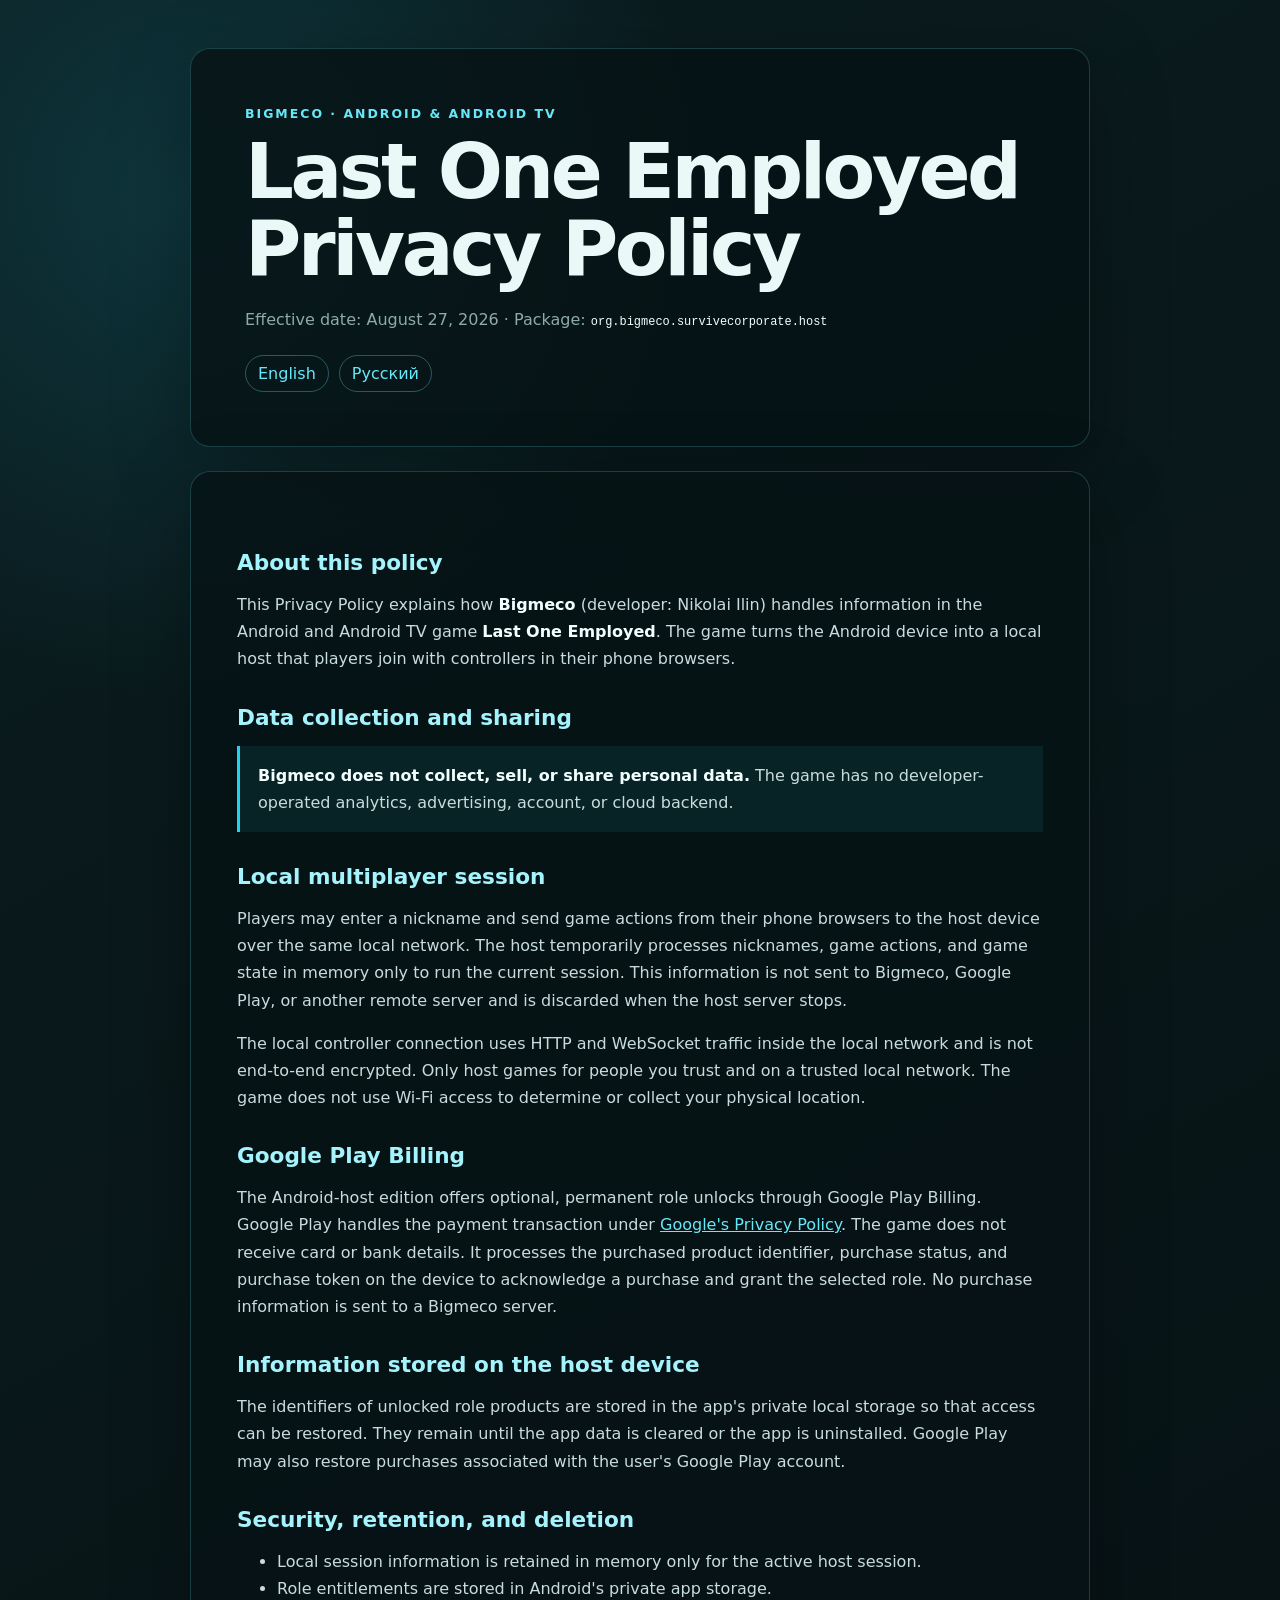
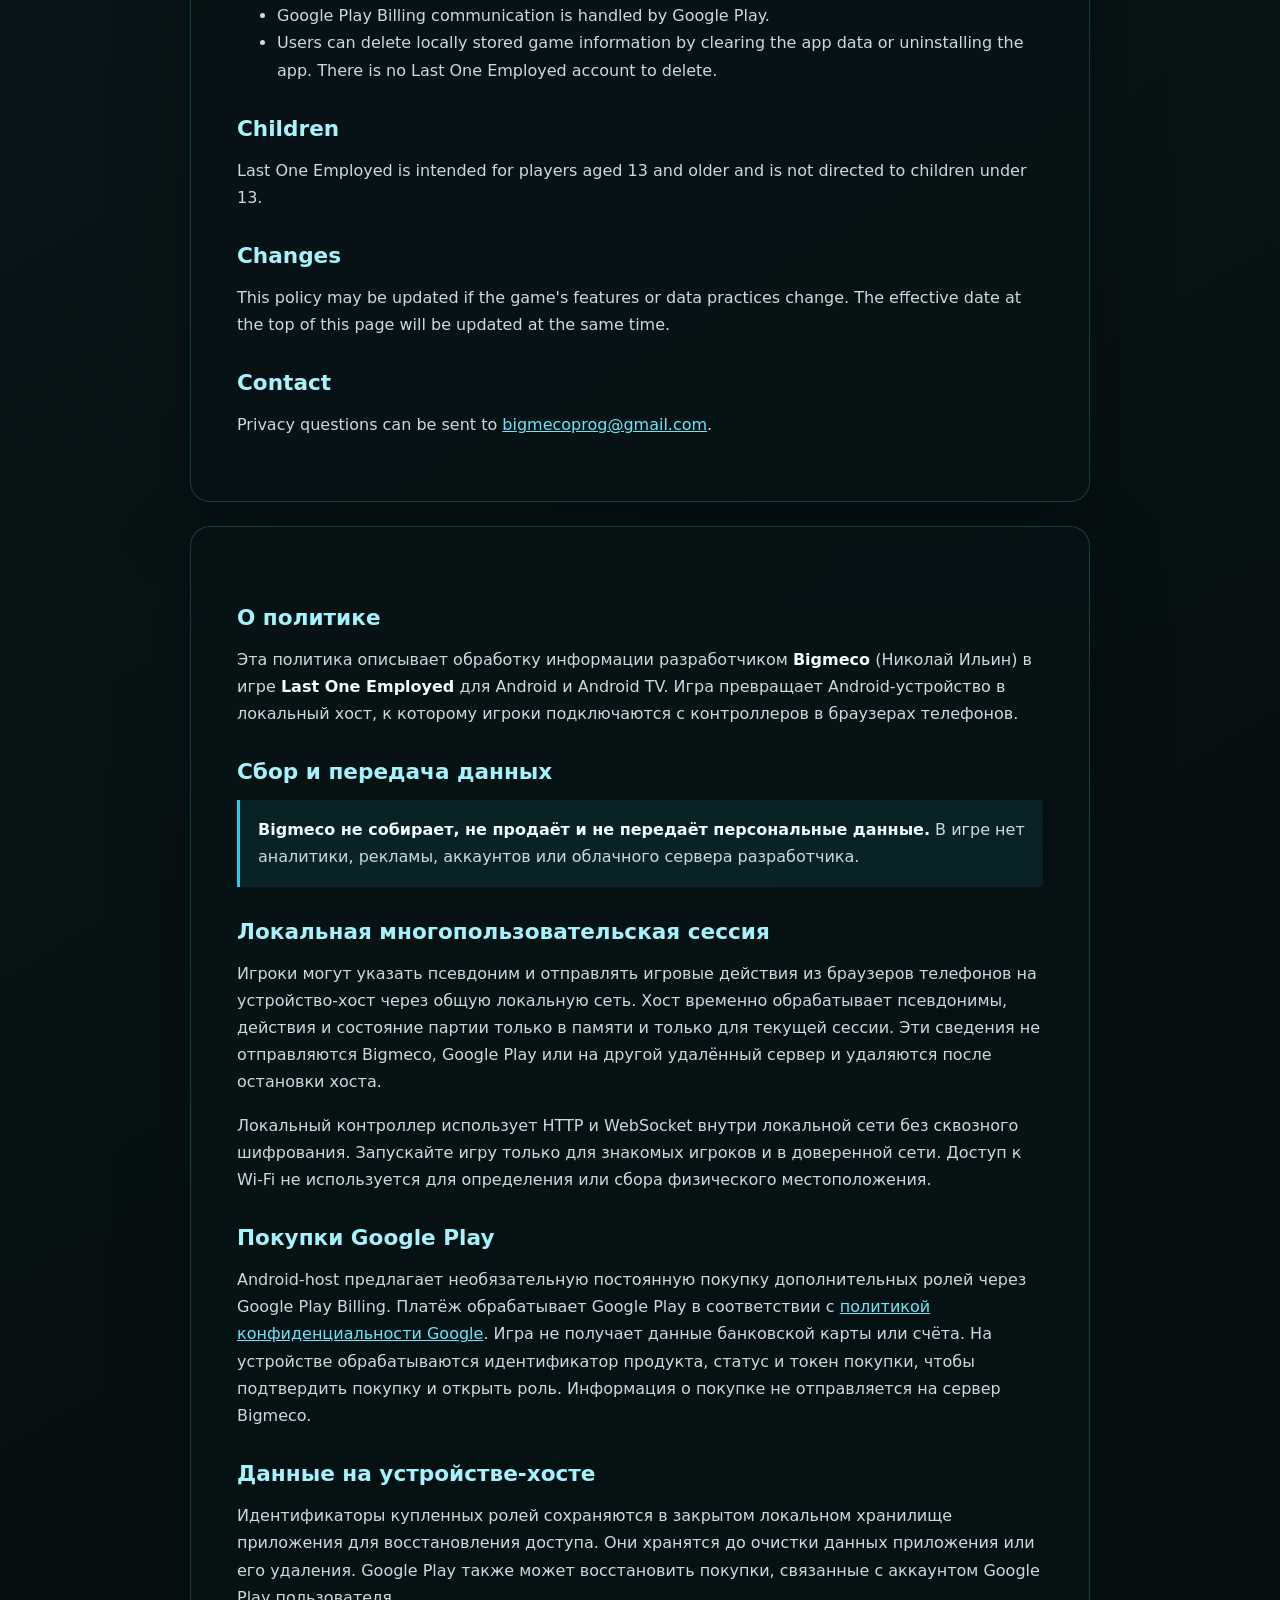
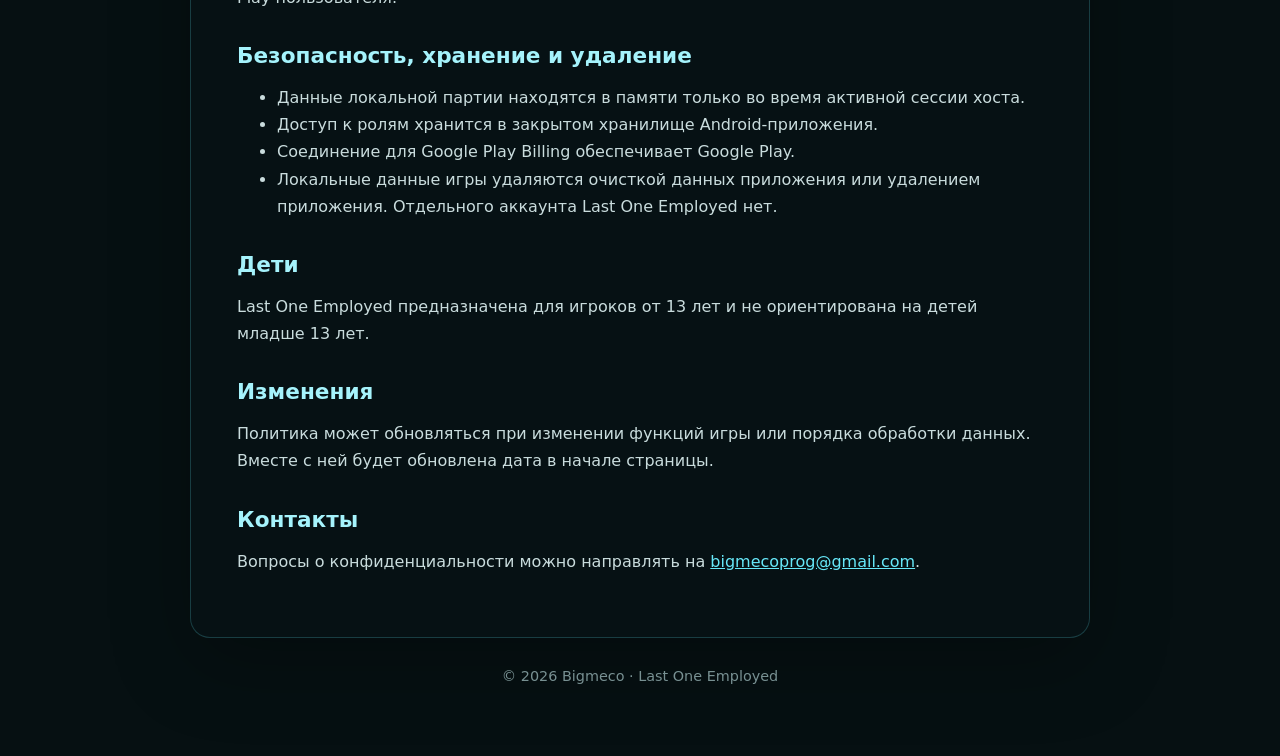
<file: last-one-employed/index.html>
<!doctype html>
<html lang="en">
<head>
  <meta charset="utf-8">
  <meta name="viewport" content="width=device-width, initial-scale=1">
  <meta name="color-scheme" content="dark">
  <meta name="description" content="Privacy Policy for Last One Employed on Android and Android TV.">
  <title>Last One Employed — Privacy Policy</title>
  <style>
    :root {
      font-family: Inter, ui-sans-serif, system-ui, -apple-system, BlinkMacSystemFont, "Segoe UI", sans-serif;
      color: #eaf8f7;
      background: #071315;
    }
    * { box-sizing: border-box; }
    body {
      margin: 0;
      background:
        radial-gradient(circle at 15% 5%, rgba(34, 211, 238, .14), transparent 32rem),
        linear-gradient(150deg, #0b1d20, #061012 65%);
    }
    main {
      width: min(900px, calc(100% - 32px));
      margin: 0 auto;
      padding: 48px 0 72px;
    }
    header, article {
      border: 1px solid rgba(103, 232, 249, .2);
      border-radius: 20px;
      background: rgba(7, 19, 21, .82);
      box-shadow: 0 24px 80px rgba(0, 0, 0, .28);
    }
    header { padding: clamp(28px, 6vw, 54px); }
    article { margin-top: 24px; padding: clamp(24px, 5vw, 46px); }
    .eyebrow {
      margin: 0 0 10px;
      color: #67e8f9;
      font-size: .78rem;
      font-weight: 800;
      letter-spacing: .16em;
      text-transform: uppercase;
    }
    h1 { margin: 0; font-size: clamp(2.35rem, 7vw, 4.8rem); line-height: 1; letter-spacing: -.045em; }
    h2 { margin: 32px 0 10px; color: #a5f3fc; font-size: 1.35rem; }
    p, li { color: #c9dcdd; line-height: 1.7; }
    strong, code { color: #f3ffff; }
    code { font-size: .92em; }
    a { color: #67e8f9; }
    .meta { margin: 18px 0 0; color: #8eaaac; }
    .language { display: flex; gap: 10px; margin-top: 22px; }
    .language a {
      padding: 8px 12px;
      border: 1px solid rgba(103, 232, 249, .32);
      border-radius: 999px;
      text-decoration: none;
    }
    .notice {
      padding: 16px 18px;
      border-left: 3px solid #22d3ee;
      background: rgba(34, 211, 238, .08);
    }
    footer { margin-top: 30px; color: #789092; text-align: center; font-size: .9rem; }
  </style>
</head>
<body>
<main>
  <header>
    <p class="eyebrow">Bigmeco · Android &amp; Android TV</p>
    <h1>Last One Employed<br>Privacy Policy</h1>
    <p class="meta">Effective date: August 27, 2026 · Package: <code>org.bigmeco.survivecorporate.host</code></p>
    <nav class="language" aria-label="Languages">
      <a href="#english">English</a>
      <a href="#russian">Русский</a>
    </nav>
  </header>

  <article id="english" lang="en">
    <h2>About this policy</h2>
    <p>This Privacy Policy explains how <strong>Bigmeco</strong> (developer: Nikolai Ilin) handles
      information in the Android and Android TV game <strong>Last One Employed</strong>. The game
      turns the Android device into a local host that players join with controllers in their phone
      browsers.</p>

    <h2>Data collection and sharing</h2>
    <p class="notice"><strong>Bigmeco does not collect, sell, or share personal data.</strong> The
      game has no developer-operated analytics, advertising, account, or cloud backend.</p>

    <h2>Local multiplayer session</h2>
    <p>Players may enter a nickname and send game actions from their phone browsers to the host
      device over the same local network. The host temporarily processes nicknames, game actions,
      and game state in memory only to run the current session. This information is not sent to
      Bigmeco, Google Play, or another remote server and is discarded when the host server stops.</p>
    <p>The local controller connection uses HTTP and WebSocket traffic inside the local network and
      is not end-to-end encrypted. Only host games for people you trust and on a trusted local
      network. The game does not use Wi-Fi access to determine or collect your physical location.</p>

    <h2>Google Play Billing</h2>
    <p>The Android-host edition offers optional, permanent role unlocks through Google Play Billing.
      Google Play handles the payment transaction under
      <a href="https://policies.google.com/privacy">Google's Privacy Policy</a>. The game does not
      receive card or bank details. It processes the purchased product identifier, purchase status,
      and purchase token on the device to acknowledge a purchase and grant the selected role. No
      purchase information is sent to a Bigmeco server.</p>

    <h2>Information stored on the host device</h2>
    <p>The identifiers of unlocked role products are stored in the app's private local storage so
      that access can be restored. They remain until the app data is cleared or the app is
      uninstalled. Google Play may also restore purchases associated with the user's Google Play
      account.</p>

    <h2>Security, retention, and deletion</h2>
    <ul>
      <li>Local session information is retained in memory only for the active host session.</li>
      <li>Role entitlements are stored in Android's private app storage.</li>
      <li>Google Play Billing communication is handled by Google Play.</li>
      <li>Users can delete locally stored game information by clearing the app data or uninstalling
        the app. There is no Last One Employed account to delete.</li>
    </ul>

    <h2>Children</h2>
    <p>Last One Employed is intended for players aged 13 and older and is not directed to children
      under 13.</p>

    <h2>Changes</h2>
    <p>This policy may be updated if the game's features or data practices change. The effective
      date at the top of this page will be updated at the same time.</p>

    <h2>Contact</h2>
    <p>Privacy questions can be sent to
      <a href="mailto:bigmecoprog@gmail.com">bigmecoprog@gmail.com</a>.</p>
  </article>

  <article id="russian" lang="ru">
    <h2>О политике</h2>
    <p>Эта политика описывает обработку информации разработчиком <strong>Bigmeco</strong>
      (Николай Ильин) в игре <strong>Last One Employed</strong> для Android и Android TV. Игра
      превращает Android-устройство в локальный хост, к которому игроки подключаются с контроллеров
      в браузерах телефонов.</p>

    <h2>Сбор и передача данных</h2>
    <p class="notice"><strong>Bigmeco не собирает, не продаёт и не передаёт персональные
      данные.</strong> В игре нет аналитики, рекламы, аккаунтов или облачного сервера разработчика.</p>

    <h2>Локальная многопользовательская сессия</h2>
    <p>Игроки могут указать псевдоним и отправлять игровые действия из браузеров телефонов на
      устройство-хост через общую локальную сеть. Хост временно обрабатывает псевдонимы, действия
      и состояние партии только в памяти и только для текущей сессии. Эти сведения не отправляются
      Bigmeco, Google Play или на другой удалённый сервер и удаляются после остановки хоста.</p>
    <p>Локальный контроллер использует HTTP и WebSocket внутри локальной сети без сквозного
      шифрования. Запускайте игру только для знакомых игроков и в доверенной сети. Доступ к Wi-Fi
      не используется для определения или сбора физического местоположения.</p>

    <h2>Покупки Google Play</h2>
    <p>Android-host предлагает необязательную постоянную покупку дополнительных ролей через
      Google Play Billing. Платёж обрабатывает Google Play в соответствии с
      <a href="https://policies.google.com/privacy">политикой конфиденциальности Google</a>. Игра
      не получает данные банковской карты или счёта. На устройстве обрабатываются идентификатор
      продукта, статус и токен покупки, чтобы подтвердить покупку и открыть роль. Информация о
      покупке не отправляется на сервер Bigmeco.</p>

    <h2>Данные на устройстве-хосте</h2>
    <p>Идентификаторы купленных ролей сохраняются в закрытом локальном хранилище приложения для
      восстановления доступа. Они хранятся до очистки данных приложения или его удаления. Google
      Play также может восстановить покупки, связанные с аккаунтом Google Play пользователя.</p>

    <h2>Безопасность, хранение и удаление</h2>
    <ul>
      <li>Данные локальной партии находятся в памяти только во время активной сессии хоста.</li>
      <li>Доступ к ролям хранится в закрытом хранилище Android-приложения.</li>
      <li>Соединение для Google Play Billing обеспечивает Google Play.</li>
      <li>Локальные данные игры удаляются очисткой данных приложения или удалением приложения.
        Отдельного аккаунта Last One Employed нет.</li>
    </ul>

    <h2>Дети</h2>
    <p>Last One Employed предназначена для игроков от 13 лет и не ориентирована на детей младше
      13 лет.</p>

    <h2>Изменения</h2>
    <p>Политика может обновляться при изменении функций игры или порядка обработки данных. Вместе
      с ней будет обновлена дата в начале страницы.</p>

    <h2>Контакты</h2>
    <p>Вопросы о конфиденциальности можно направлять на
      <a href="mailto:bigmecoprog@gmail.com">bigmecoprog@gmail.com</a>.</p>
  </article>

  <footer>© 2026 Bigmeco · Last One Employed</footer>
</main>
</body>
</html>
</file>
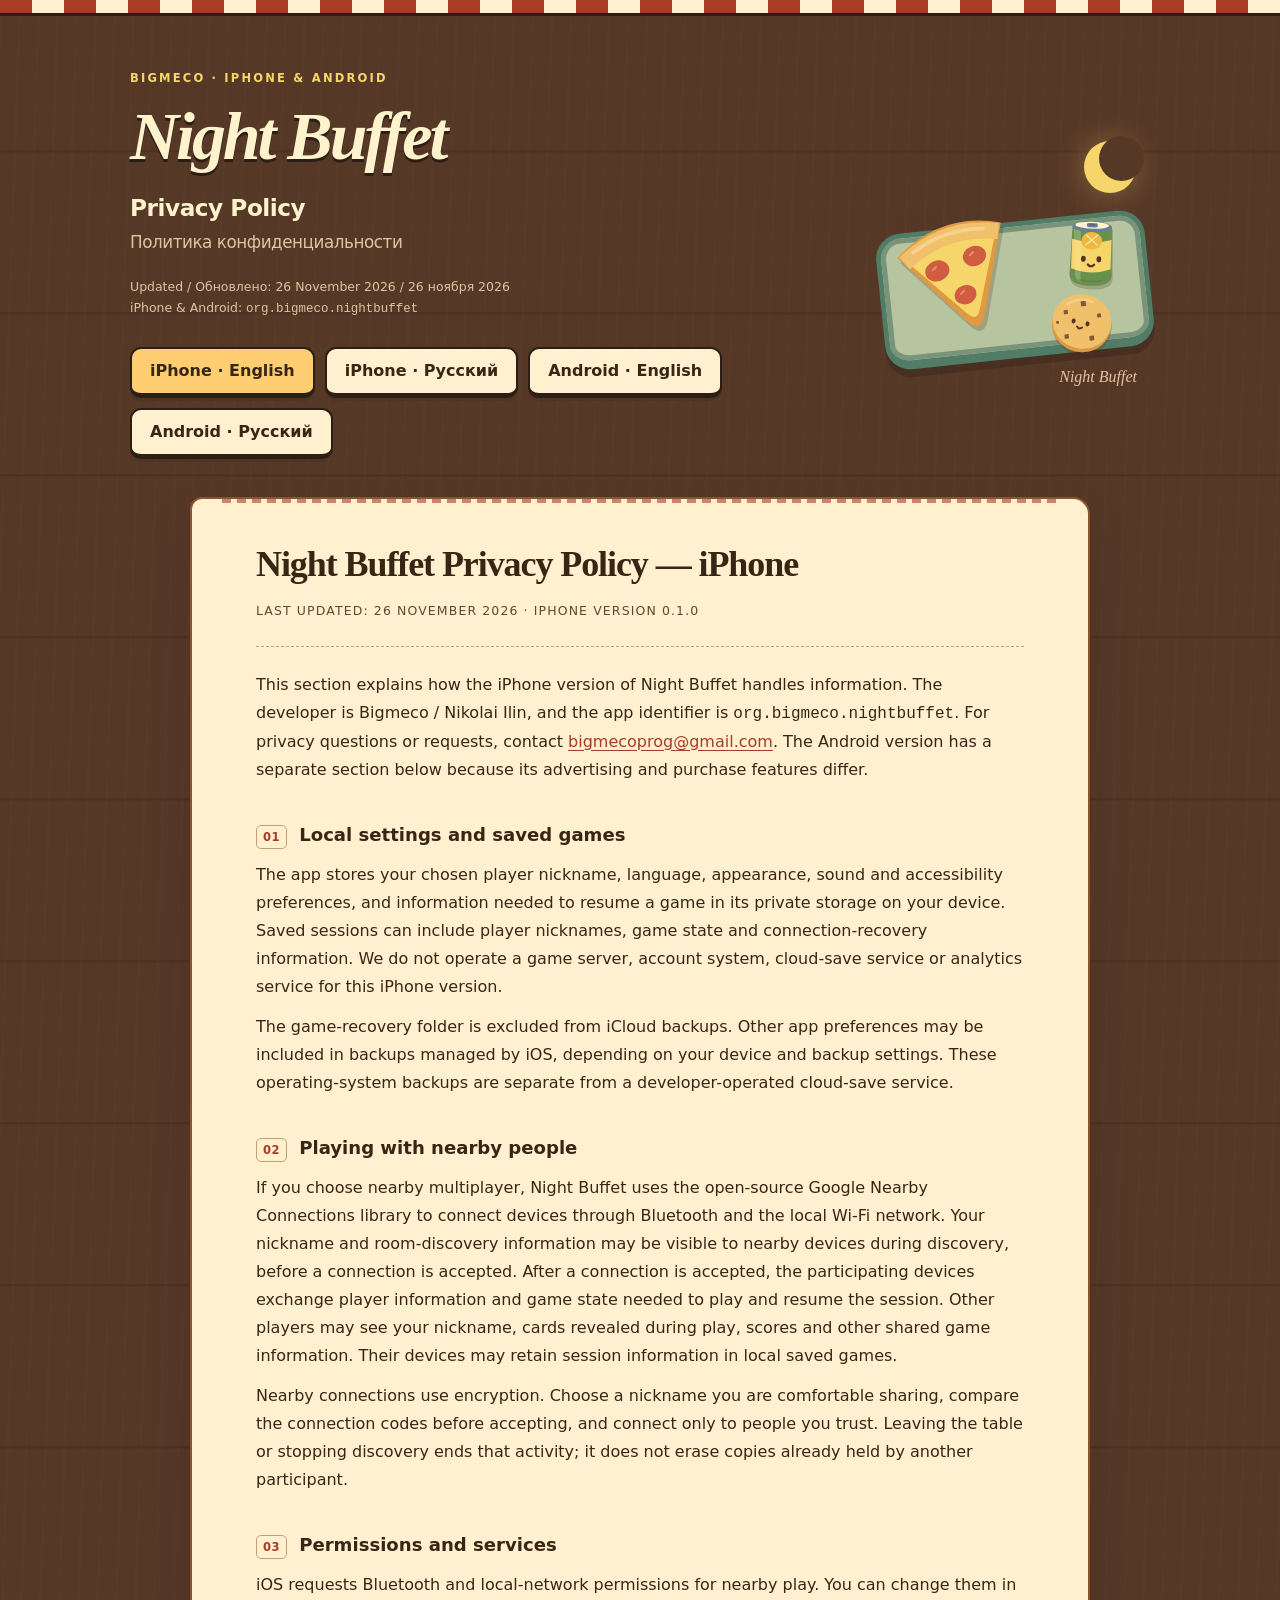
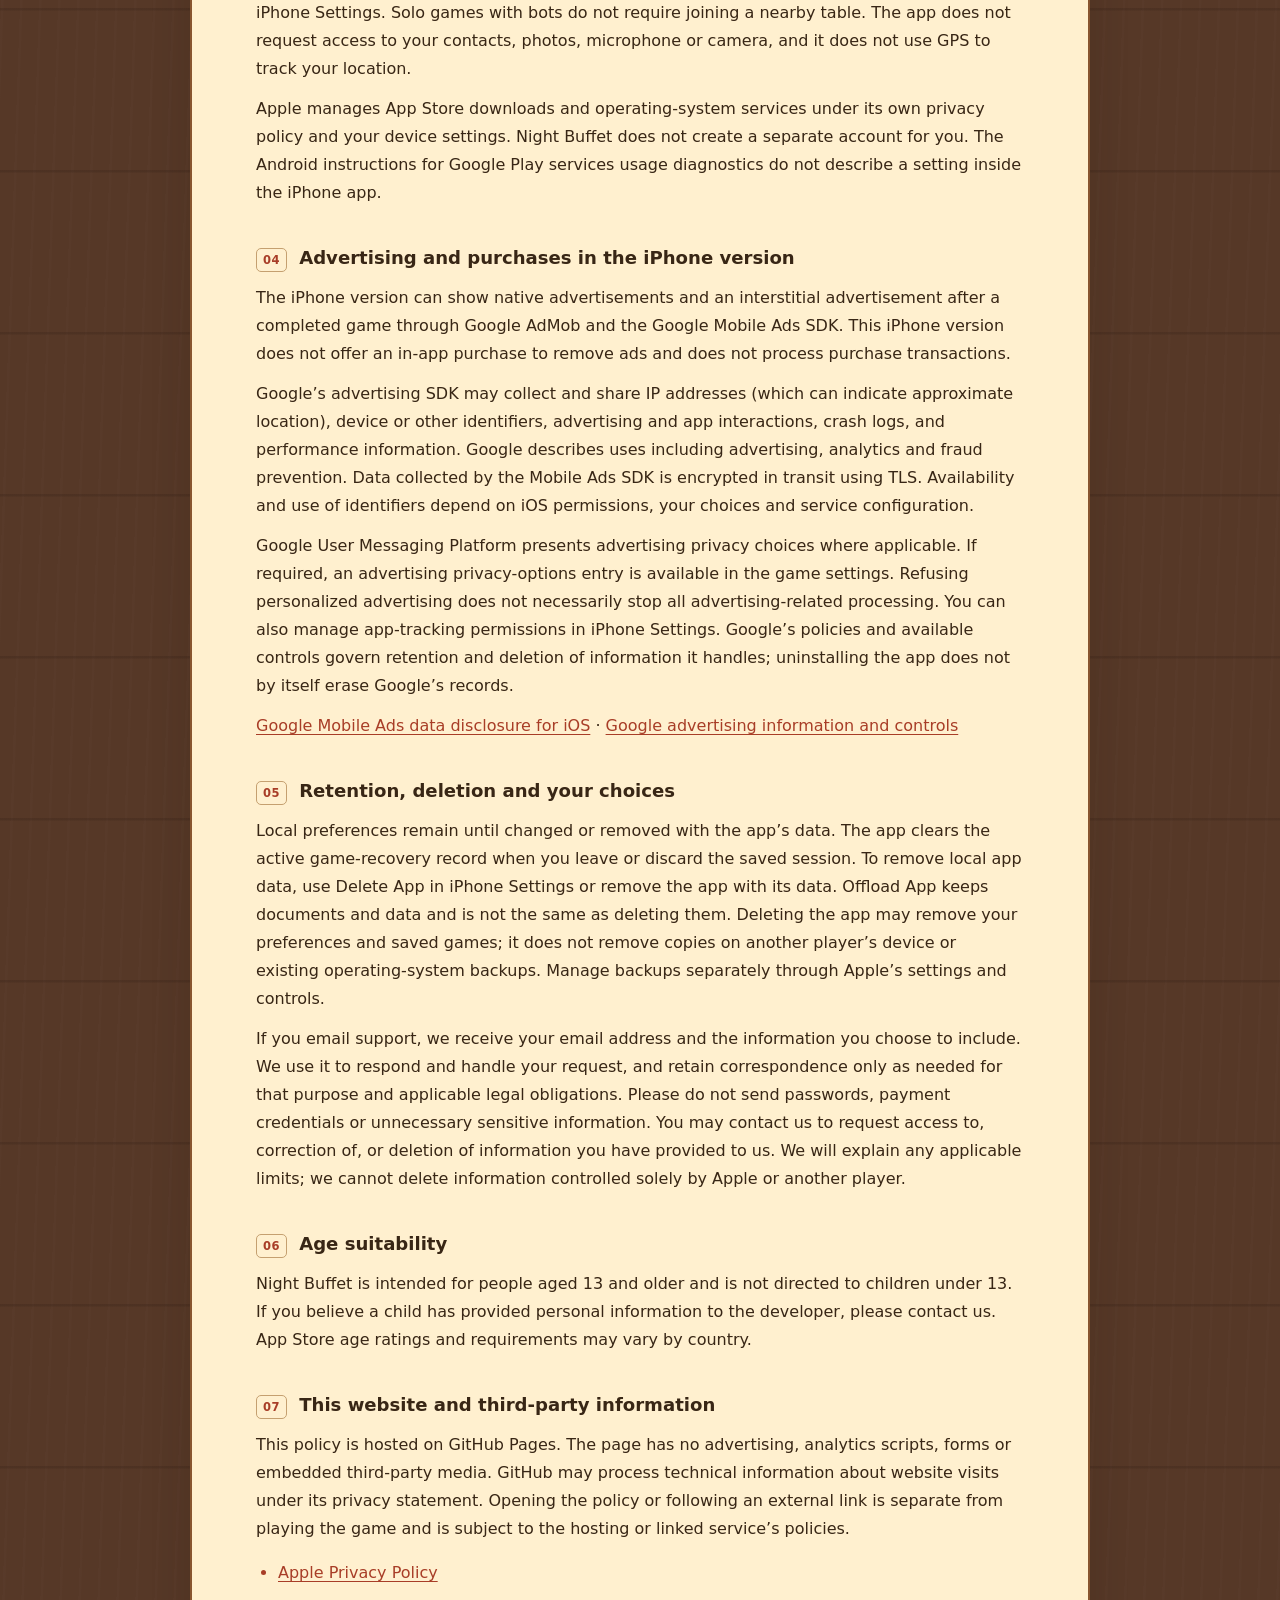
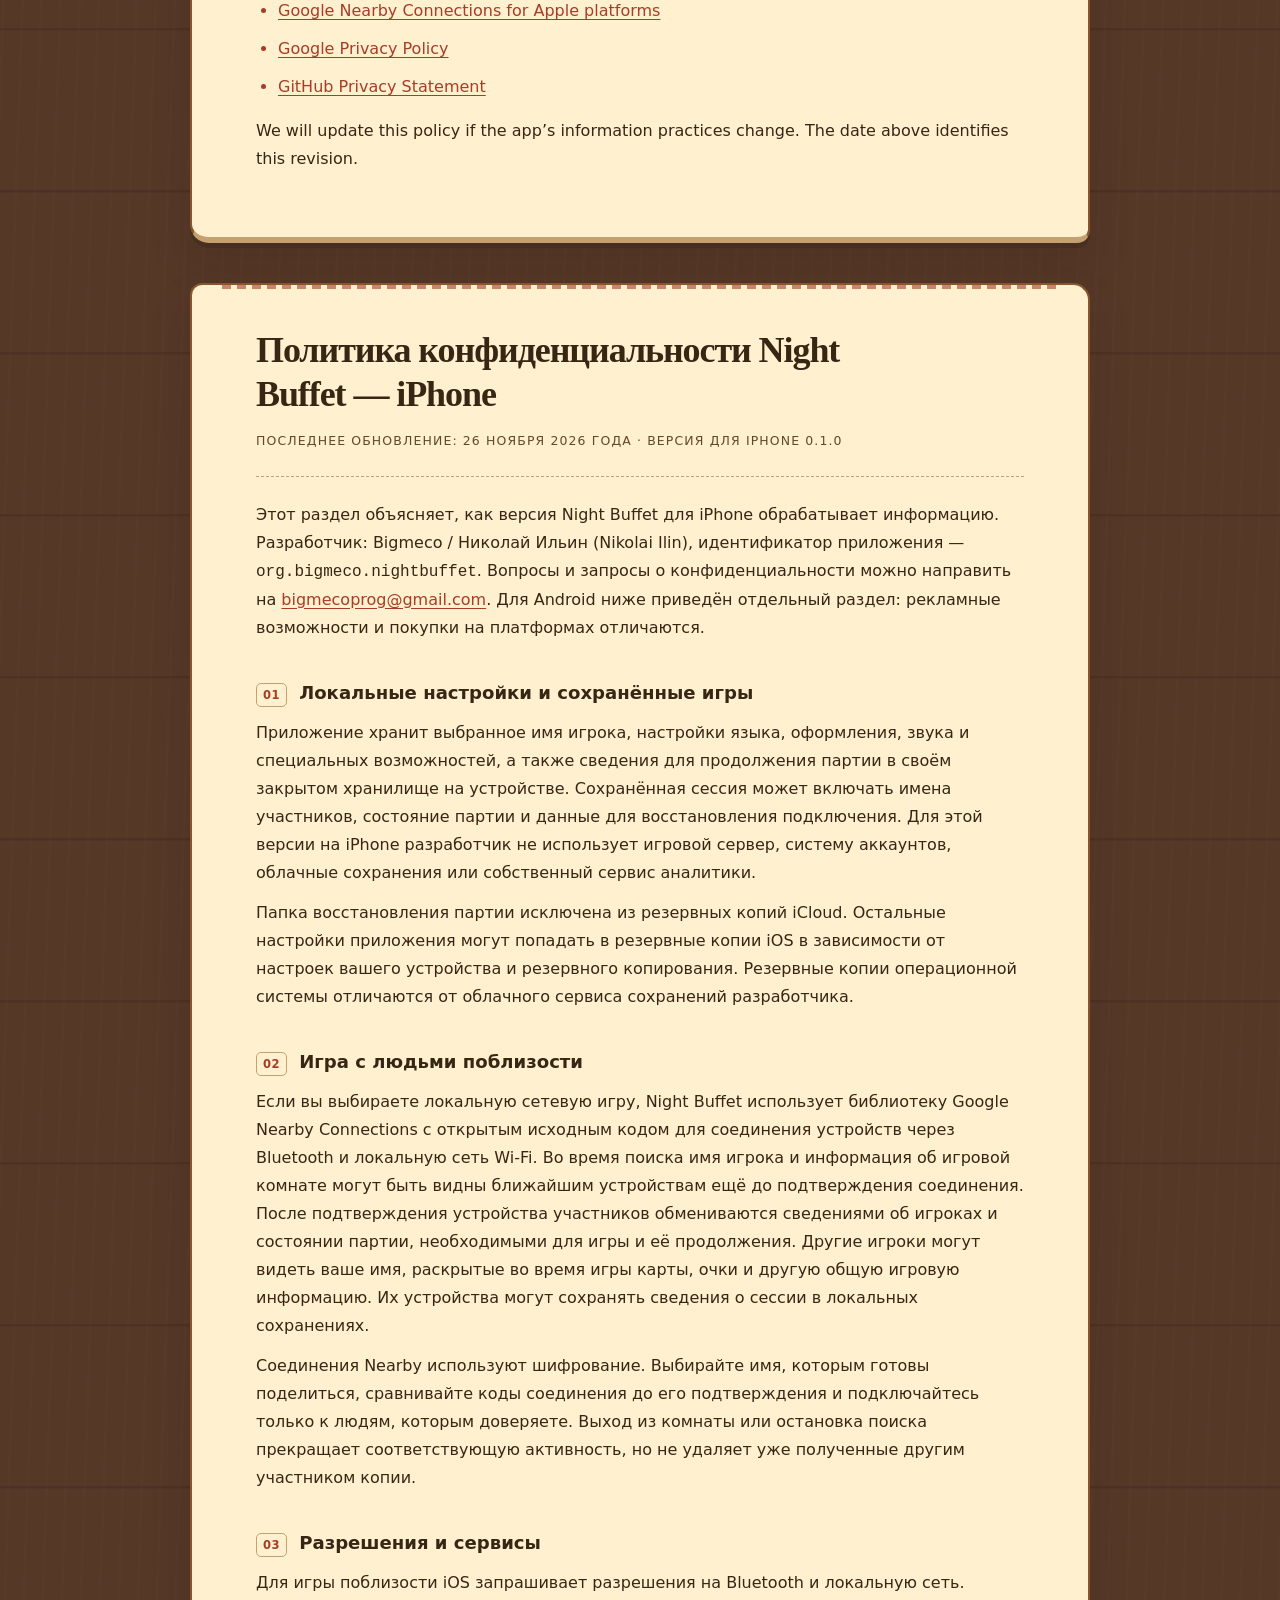
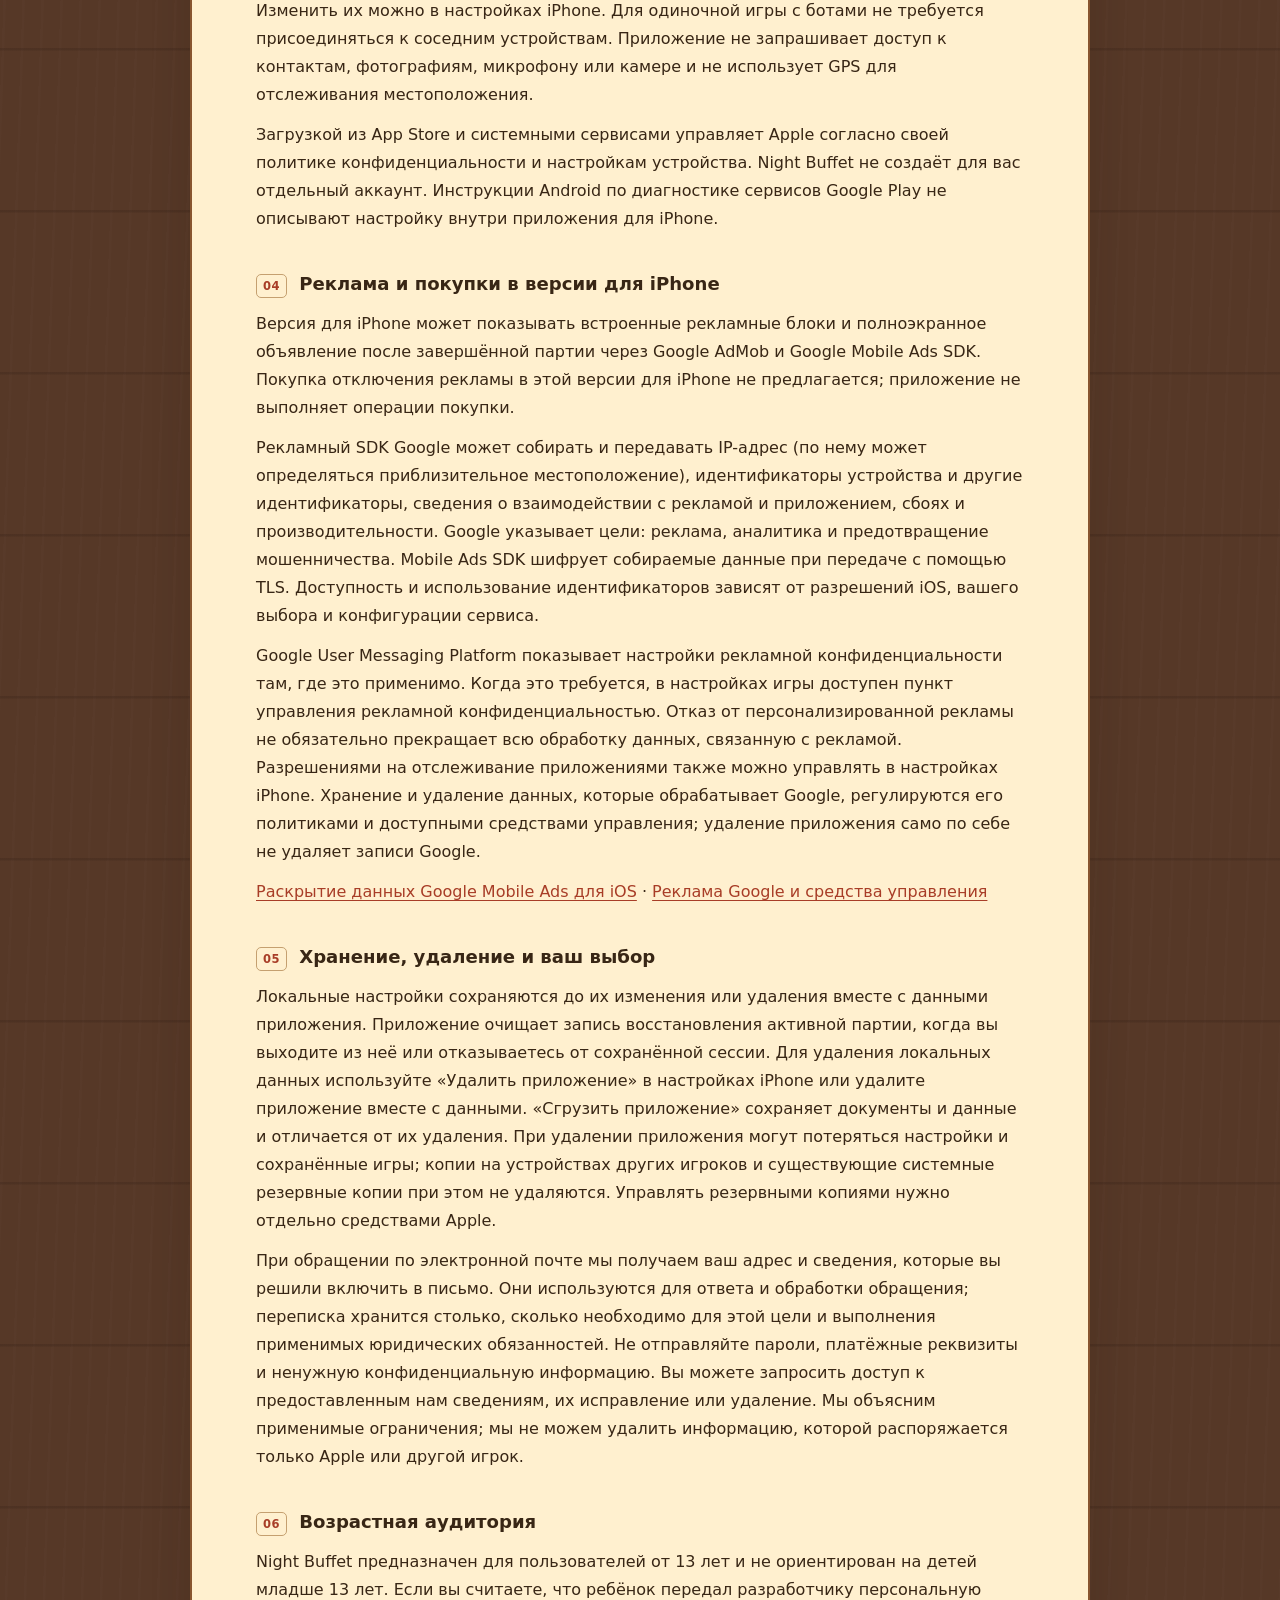
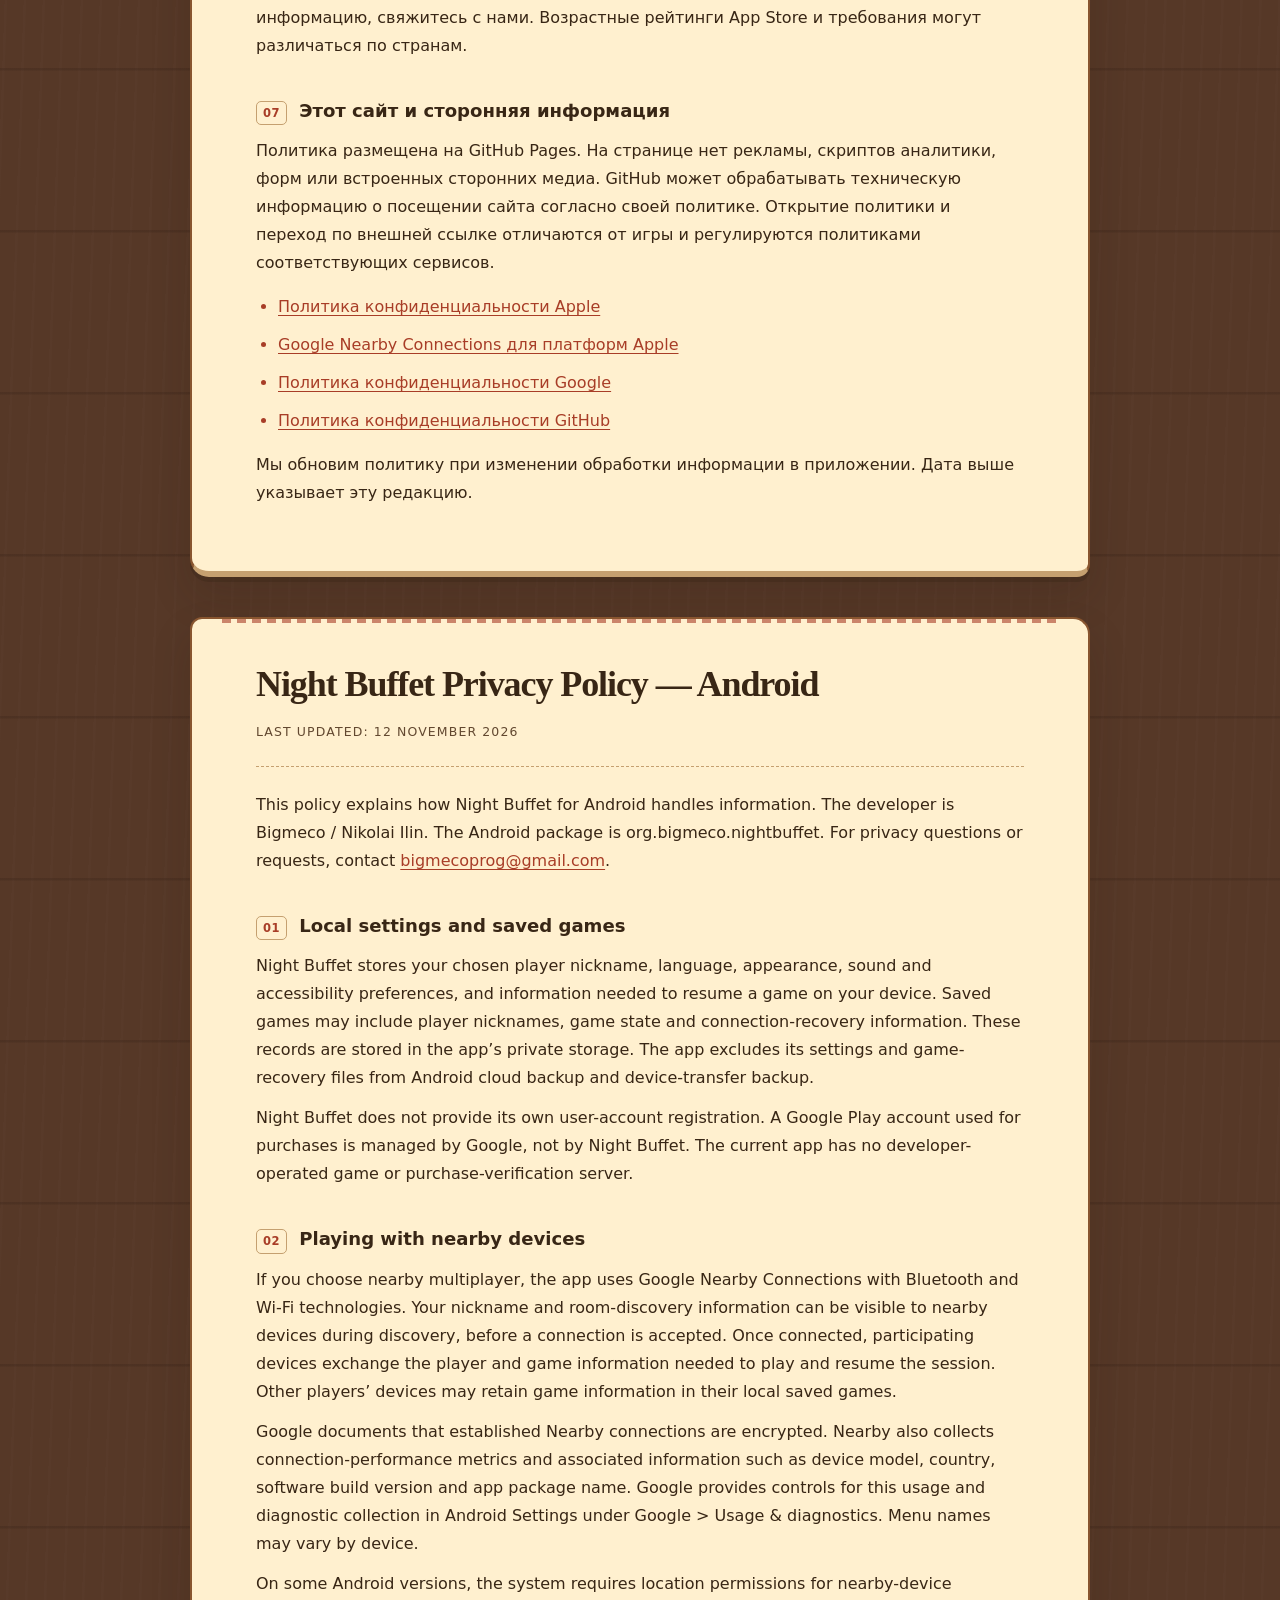
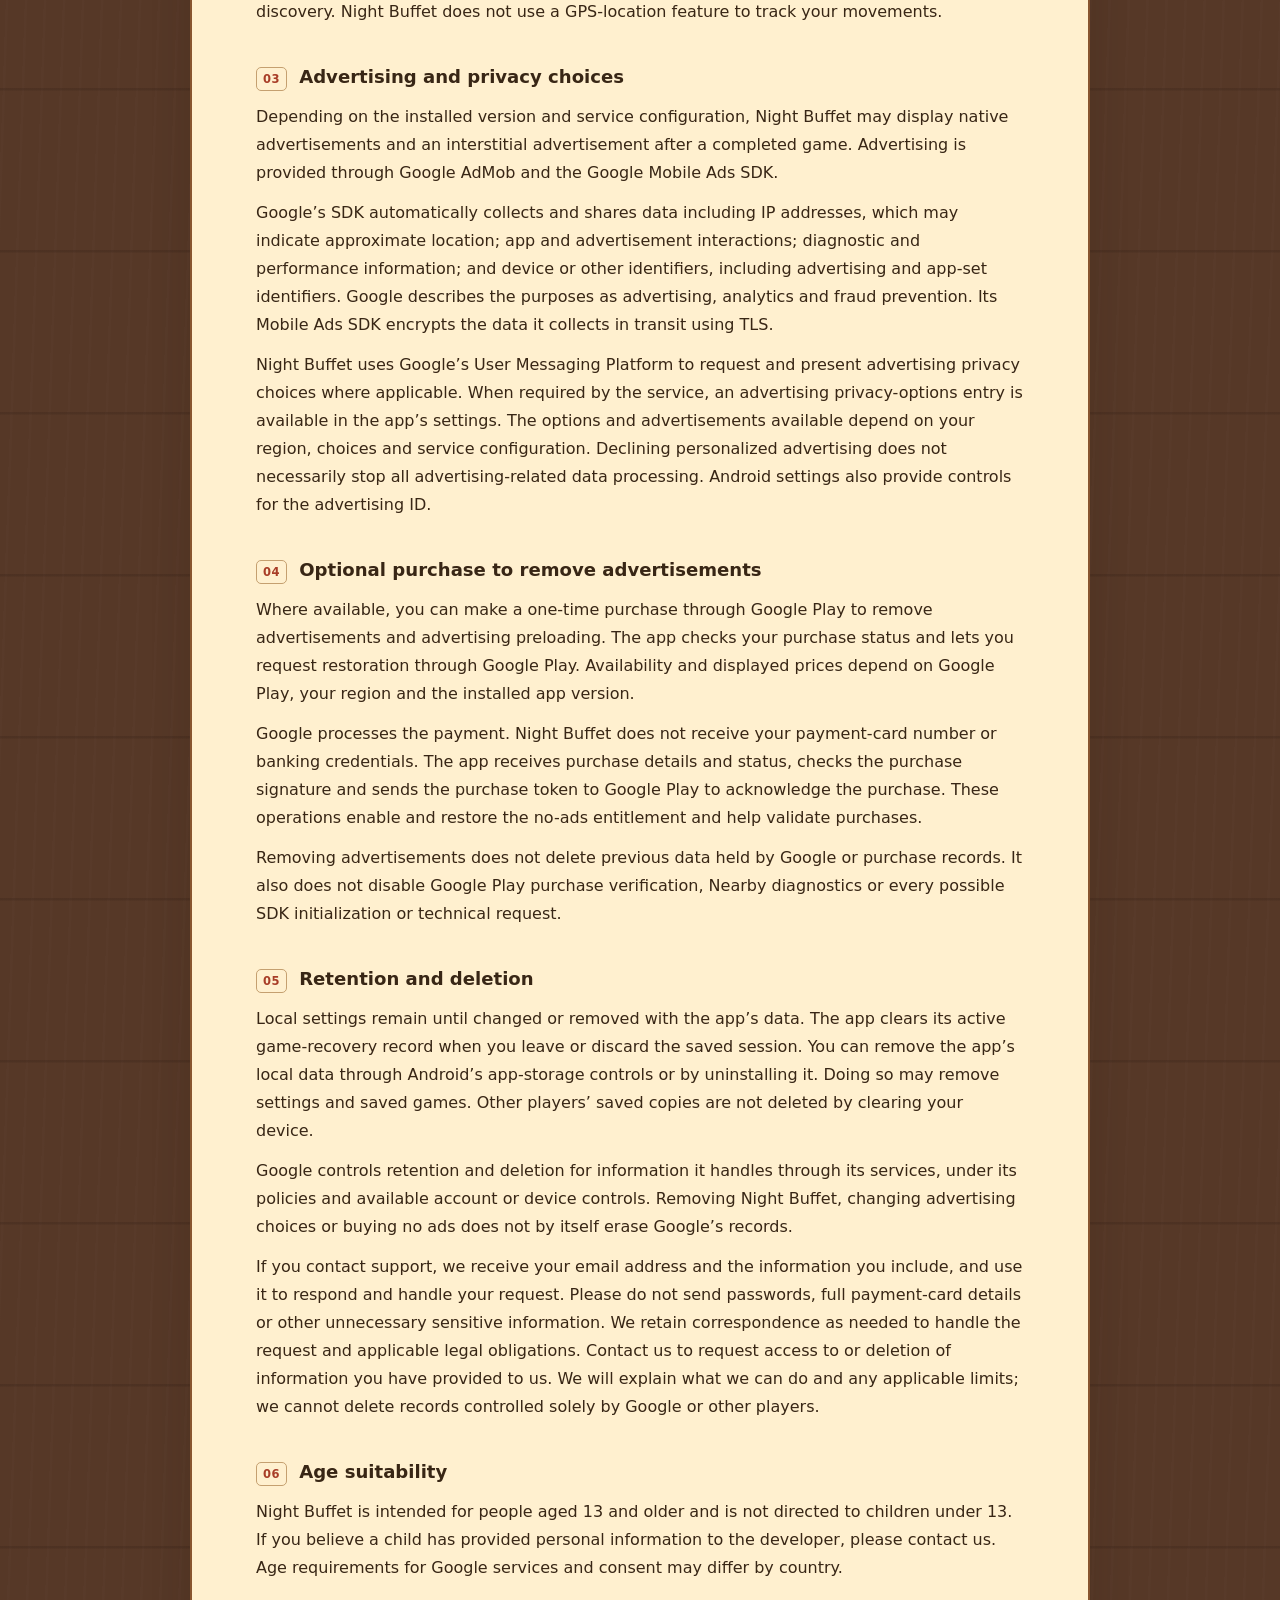
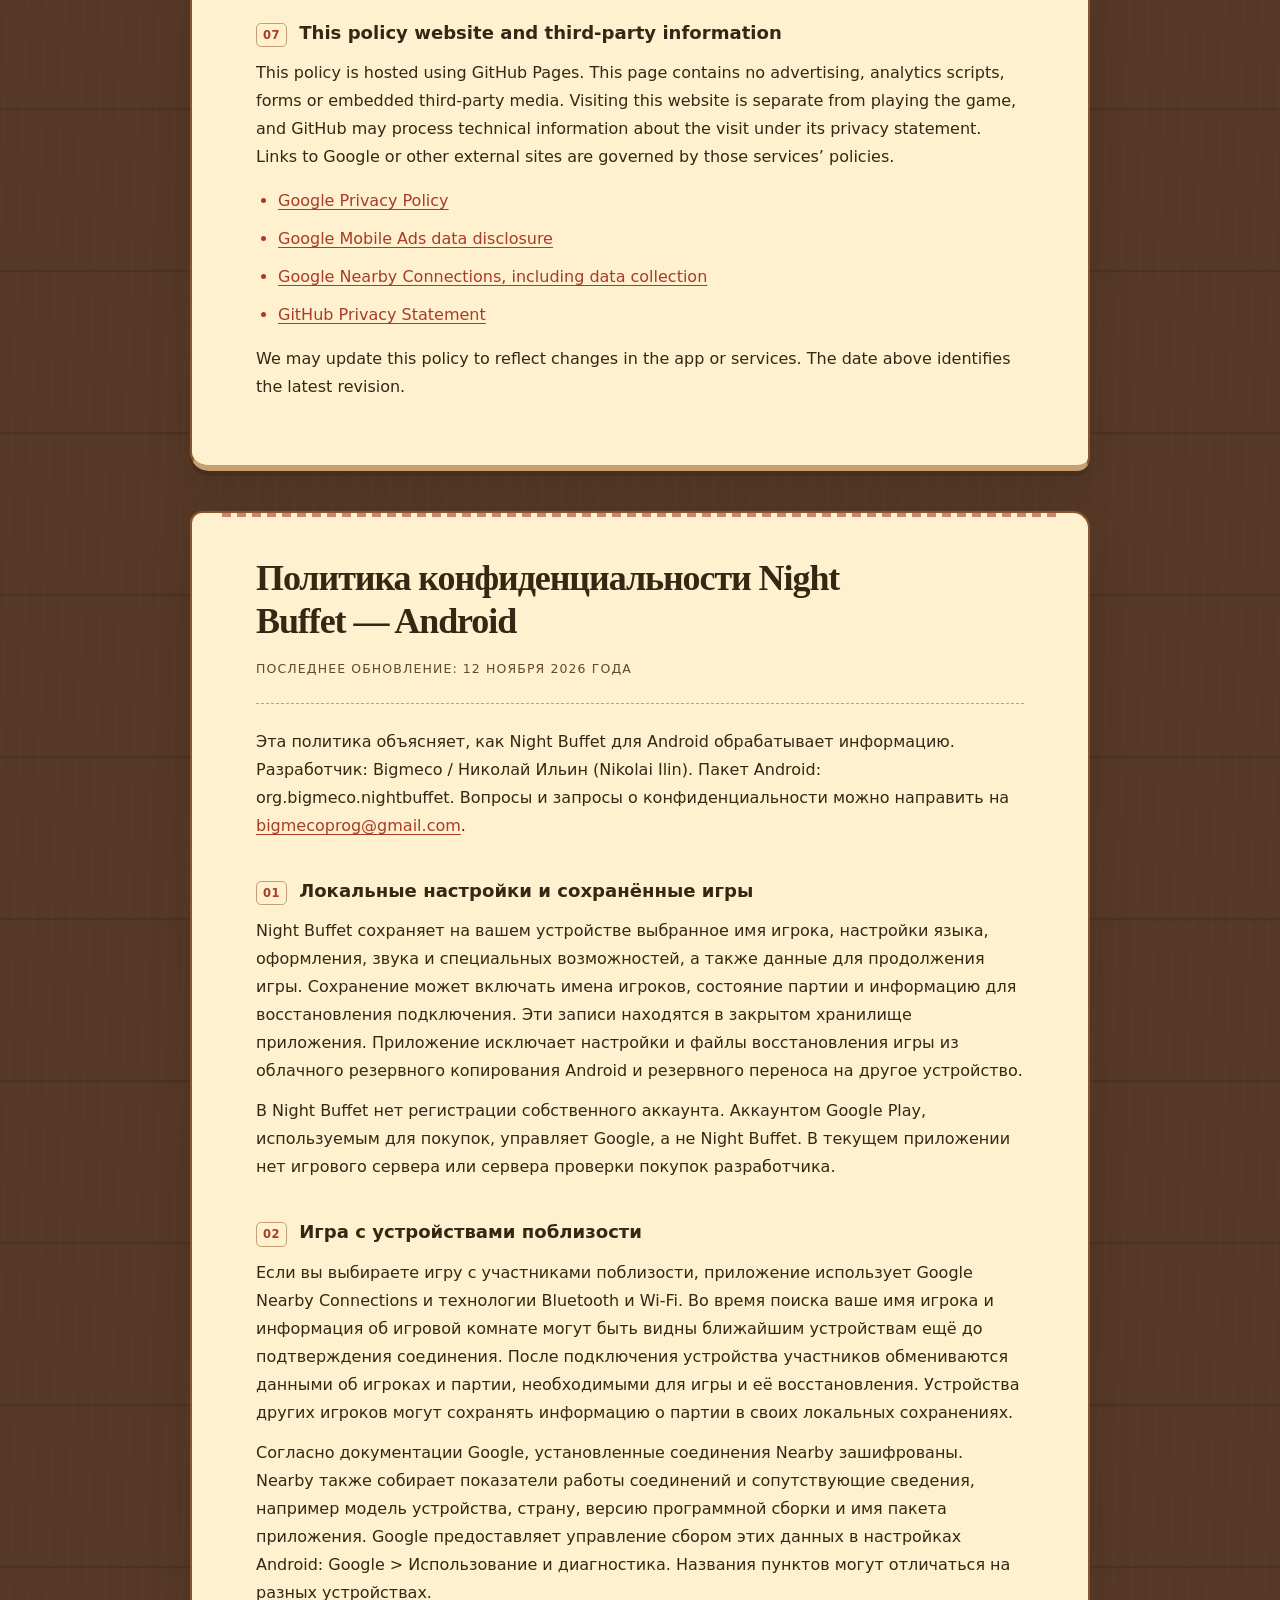
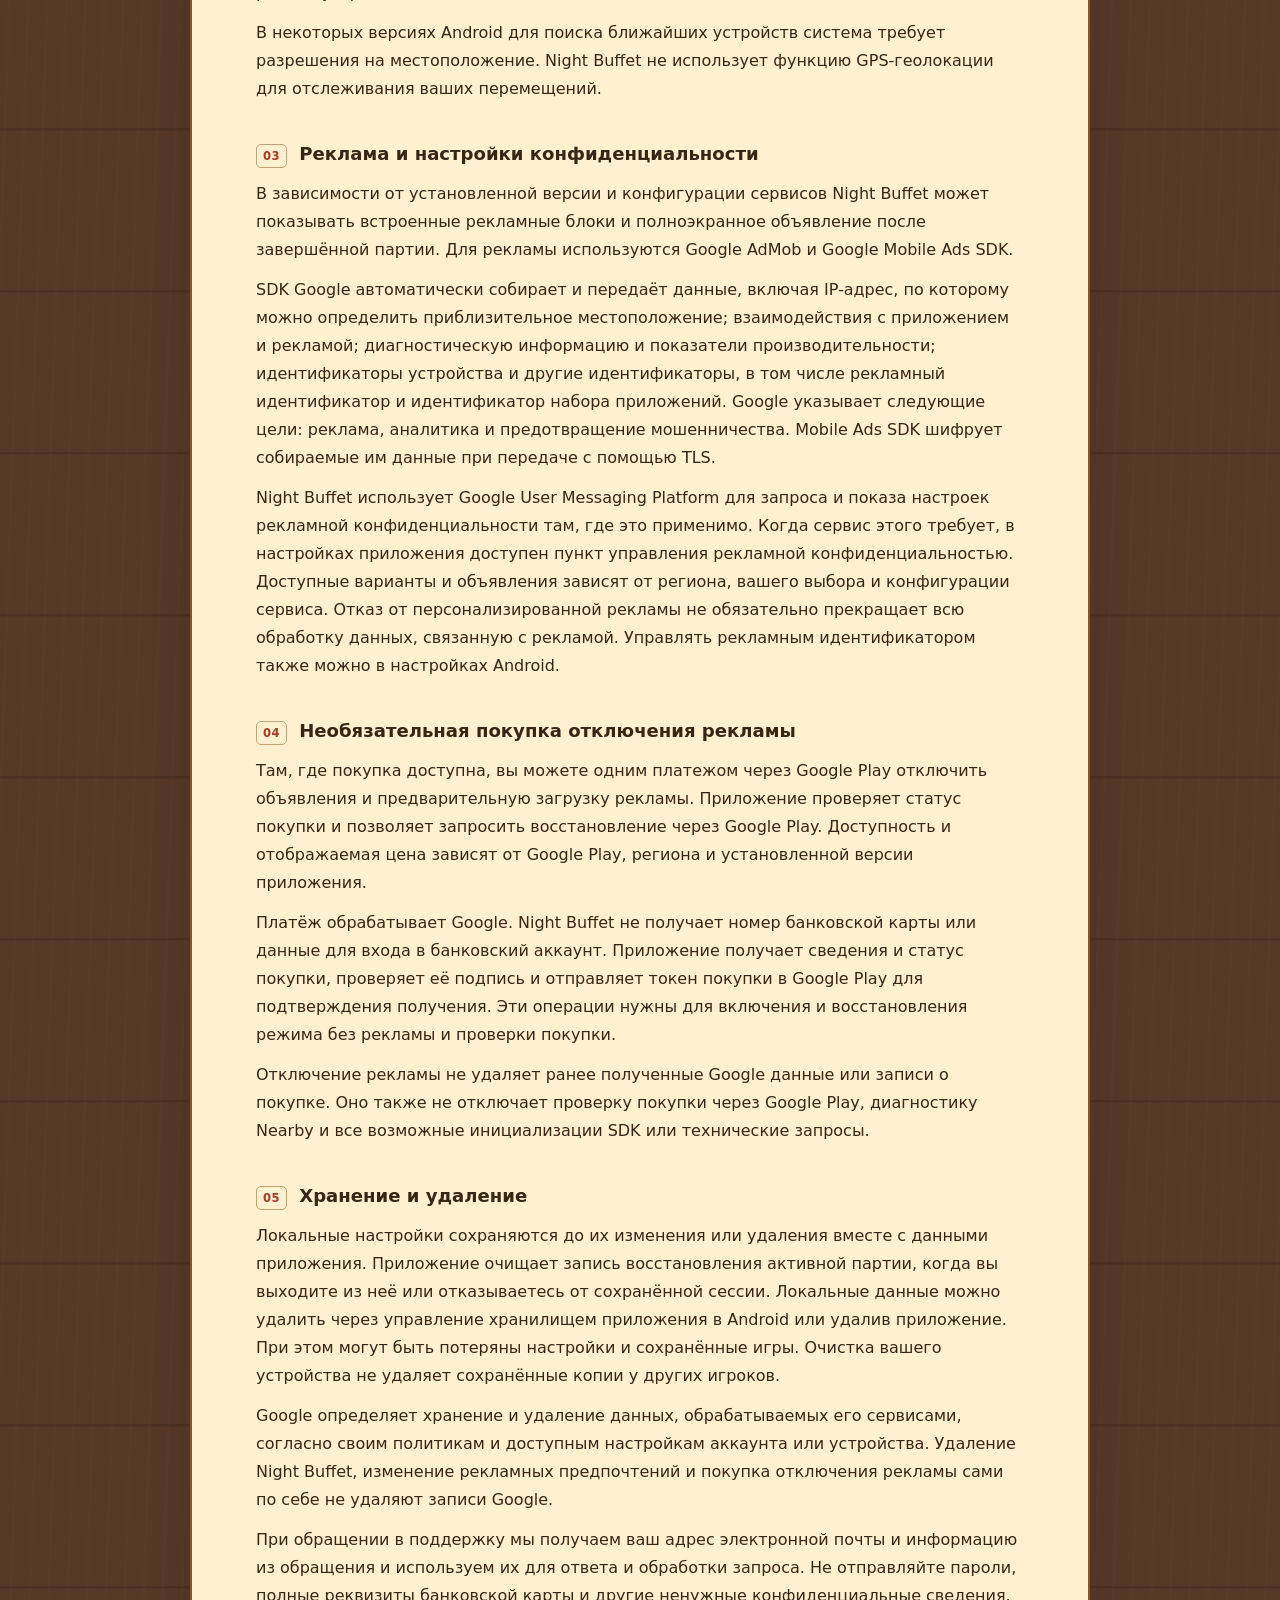
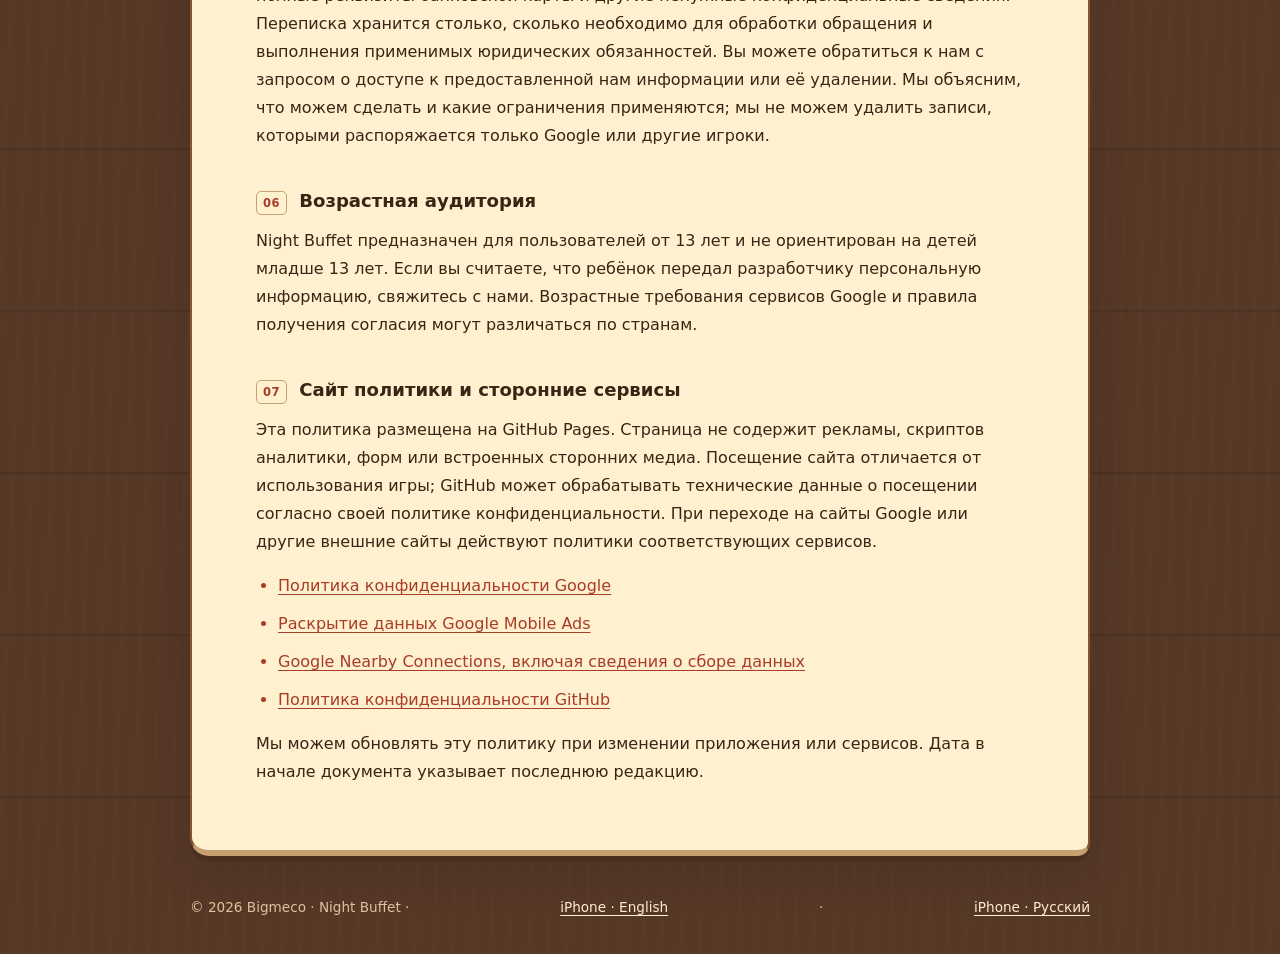
<file: night-buffet/index.html>
<!doctype html>
<html lang="en"><head><meta charset="utf-8"><meta name="viewport" content="width=device-width, initial-scale=1"><meta name="color-scheme" content="light dark"><meta name="description" content="Night Buffet privacy policy for iPhone and Android: local saved games, nearby multiplayer, privacy choices and platform-specific features."><title>Night Buffet · Privacy Policy</title><style>
:root{--wood:#563827;--paper:#fff0cf;--ink:#382615;--muted:#624830;--edge:#88552f;--red:#a83d27;--green:#497446;--cream:#fff3cd;font-family:"Trebuchet MS",system-ui,-apple-system,sans-serif;color:var(--ink);background:var(--wood);line-height:1.75;color-scheme:light}
*{box-sizing:border-box}html{scroll-behavior:smooth}body{margin:0;background:repeating-linear-gradient(0deg,transparent 0 159px,#3a241950 160px 162px),repeating-linear-gradient(92deg,#ffffff03 0 2px,transparent 3px 19px);min-height:100vh}
body:before{content:"";display:block;height:13px;background:repeating-linear-gradient(90deg,#a83d27 0 32px,#fff0cf 32px 64px);border-bottom:3px solid #2c1e15}
header,main,footer{width:min(1020px,calc(100% - 48px));margin:auto}
header{padding:52px 0 38px;color:var(--cream);position:relative;display:grid;grid-template-columns:minmax(0,1fr) 270px;gap:40px;align-items:center}
.brand{font:italic 600 clamp(2.5rem,6vw,4.25rem)/1 Georgia,serif;letter-spacing:-.045em;margin:0 0 22px;text-shadow:0 3px #2c1e15}
.eyebrow{text-transform:uppercase;letter-spacing:.19em;font-size:.72rem;font-weight:700;color:#f6d56b;margin:0 0 14px}
h1{font-size:1.45rem;line-height:1.35;letter-spacing:-.02em;margin:0}h1 span{font-size:1.05rem;font-weight:400;color:#e0c3a0;display:block;margin-top:8px}
.meta{font-size:.78rem;color:#e0c3a0;margin:22px 0 0;line-height:1.7}code{overflow-wrap:anywhere}
.hero-art{position:relative;height:245px;isolation:isolate}.moon{position:absolute;right:14px;top:0;width:52px;height:52px;border-radius:50%;background:#f6d56b;box-shadow:0 0 30px #f6d56b55}.moon:after{content:"";position:absolute;width:45px;height:45px;border-radius:50%;background:#563827;top:-5px;left:15px}
.tray{position:absolute;bottom:28px;left:0;right:0;height:136px;border-radius:25px;border:5px solid #517c66;border-bottom-width:9px;background:#b6c5a0;box-shadow:inset 0 0 0 5px #79947a,0 8px 0 #2c1e1555;transform:rotate(-6deg)}
.food{position:absolute;z-index:1}.food svg{width:100%;height:100%;display:block}.pizza{width:160px;height:132px;bottom:46px;left:1px;transform:rotate(-10deg)}.drink{width:107px;height:134px;right:5px;bottom:67px;transform:rotate(7deg)}.cookie{width:90px;height:75px;right:23px;bottom:27px;transform:rotate(12deg)}
.art-caption{position:absolute;bottom:0;right:13px;color:#e0c3a0;font:italic 1rem Georgia,serif}
nav{display:flex;gap:10px;flex-wrap:wrap;margin-top:26px}nav a{min-width:112px;min-height:46px;padding:8px 18px;text-align:center;background:#fff0cf;color:#382615;border:2px solid #2c1e15;border-bottom-width:5px;border-radius:11px;text-decoration:none;font-weight:700;box-shadow:0 3px 0 #2c1e1525}nav a:first-child{background:#ffce72}nav a:hover{background:#f6d56b;transform:translateY(-1px)}
a{color:var(--red);text-underline-offset:3px;overflow-wrap:anywhere}a:hover{text-decoration-thickness:2px}a:focus-visible{outline:3px solid #d05d42;outline-offset:5px}
main{max-width:900px}article{position:relative;padding:44px clamp(22px,6vw,64px) 52px;margin:0 0 40px;background:var(--paper);border:2px solid var(--edge);border-bottom:6px solid #c5a070;border-radius:12px 17px 13px 19px;box-shadow:0 5px 0 #38261555,0 20px 40px #21160e25;scroll-margin-top:24px;counter-reset:section}
article:before{content:"";position:absolute;top:0;left:30px;right:30px;height:4px;background:repeating-linear-gradient(90deg,#a83d27 0 9px,transparent 9px 15px);opacity:.6}
h2{overflow-wrap:anywhere;font:600 clamp(1.65rem,4vw,2.25rem)/1.2 Georgia,serif;margin:0 0 14px;letter-spacing:-.03em;max-width:680px}
article>p:first-of-type{font-size:.78rem;text-transform:uppercase;letter-spacing:.09em;color:var(--muted);padding-bottom:24px;margin-bottom:24px;border-bottom:1px dashed #c5a070}
h3{font-size:1.13rem;line-height:1.4;margin:38px 0 12px;display:flex;gap:12px;align-items:baseline}h3:before{counter-increment:section;content:counter(section,decimal-leading-zero);font-size:.72rem;font-weight:700;letter-spacing:.05em;color:var(--red);border:1px solid #c5a070;border-radius:5px;padding:3px 6px;flex:none}
p{margin:12px 0;font-size:1rem}ul{padding-left:22px}li{margin:10px 0}li::marker{color:var(--red)}
footer{max-width:900px;padding:0 0 38px;color:#e0c3a0;font-size:.85rem;display:flex;justify-content:space-between;gap:16px;flex-wrap:wrap}footer a{color:#fff0cf}
.top-link{display:inline-block;margin-top:24px;font-size:.85rem;font-weight:700}
.skip-link{position:absolute;left:16px;top:-100px;background:#fff0cf;color:#382615;padding:10px 18px;z-index:5}.skip-link:focus{top:20px}
@media(max-width:680px){nav{display:grid;grid-template-columns:repeat(2,minmax(0,1fr))}nav a{min-width:0;padding:8px}header,main,footer{width:calc(100% - 28px)}header{padding:32px 8px 28px;grid-template-columns:1fr;gap:10px}.brand{font-size:3.2rem;margin-bottom:18px}.hero-art{position:absolute;right:2px;top:30px;width:105px;height:105px;opacity:.95}.tray{height:52px;bottom:11px;border-width:3px;border-bottom-width:5px;border-radius:12px}.pizza{width:64px;height:52px;bottom:17px}.drink{width:42px;height:53px;bottom:28px;right:3px}.cookie{width:36px;height:30px;bottom:10px;right:8px}.moon{width:24px;height:24px;right:3px;top:0;box-shadow:0 0 18px #f6d56b55}.moon:after{width:21px;height:21px;left:8px;top:-3px}.art-caption{display:none}.brand{padding-right:100px;font-size:clamp(2rem,8vw,3.2rem);line-height:1.05;max-width:400px}.eyebrow{font-size:.65rem;letter-spacing:.14em;padding-right:95px}h1{font-size:1.25rem}h1 span{font-size:1rem}.meta{font-size:.72rem}nav{margin-top:20px}article{padding:30px 22px 36px;margin-bottom:28px}h2{font-size:1.65rem}p{font-size:.96rem}h3{font-size:1.05rem;gap:9px;margin-top:30px}}
@media(prefers-color-scheme:dark){:root{--paper:#3f3022;--ink:#fff0d2;--muted:#e0c3a0;--edge:#21160e;--red:#ffc477}article{border-bottom-color:#21160e}article:before{background:repeating-linear-gradient(90deg,#ffc477 0 9px,transparent 9px 15px)}article>p:first-of-type{border-color:#82552d}h3:before{border-color:#82552d}a:focus-visible{outline-color:#ffc477}}
@media(prefers-reduced-motion:reduce){html{scroll-behavior:auto}nav a:hover{transform:none}}
@media print{:root{--paper:white;--ink:black;--muted:#333;--red:#333}body{background:white}body:before,.hero-art,nav,.skip-link,.top-link{display:none}header{display:block;color:black;padding:0 0 24px}.brand,.eyebrow,h1 span,.meta{color:black;text-shadow:none}header,main,footer{width:100%;max-width:none}article{box-shadow:none;border:0;padding:0;margin:0 0 32px}article:before{display:none}h3{break-after:avoid}a{color:black}footer,footer a{color:black}}
</style></head>
<body id="top"><a class="skip-link" href="#ios-english">Skip to policy / К тексту политики</a><header><div class="hero-copy"><p class="eyebrow">Bigmeco · iPhone &amp; Android</p><p class="brand">Night Buffet</p><h1>Privacy Policy<br><span lang="ru">Политика конфиденциальности</span></h1><p class="meta">Updated / Обновлено: 26 November 2026 / 26 ноября 2026<br>iPhone &amp; Android: <code>org.bigmeco.nightbuffet</code></p><nav aria-label="Languages and platforms"><a href="#ios-english">iPhone · English</a><a href="#ios-russian" lang="ru">iPhone · Русский</a><a href="#english">Android · English</a><a href="#russian" lang="ru">Android · Русский</a></nav></div><div class="hero-art" aria-hidden="true"><div class="moon"></div><div class="tray"></div><div class="food pizza"><svg xmlns="http://www.w3.org/2000/svg" width="76" height="60" viewBox="0 0 76 60" class="nb-art" data-art="pizza-pepperoni" data-has-face="false" data-art-revision="4" role="img" aria-label="Пицца-ассорти" style="--period:18s;--phase:-1.4s"><title>Пицца-ассорти</title><g data-part="shadow" transform="translate(1 2.5)" opacity=".24"><g transform="rotate(-9 38 31)" data-identity="pepperoni"><path d="M12 13Q38-1 64 13L42 53Q38 59 34 53Z" fill="#54351e" /><path d="M15 15Q38 4 61 15L41 49Q38 54 35 49Z" fill="#54351e" /><path d="M13 13Q38 1 63 13L60 20Q38 10 16 20Z" fill="#54351e" /><path d="M20 13Q37 7 55 13" fill="none" stroke="#54351e" stroke-width="1.8" stroke-linecap="round" stroke-linejoin="round" opacity=".35" /><ellipse cx="28" cy="25" rx="5.8" ry="4.93" fill="#54351e" /><path d="M26 24l2-1" fill="none" stroke="#54351e" stroke-width="0.9" stroke-linecap="round" stroke-linejoin="round" opacity=".35" /><ellipse cx="47" cy="24" rx="5.6" ry="4.76" fill="#54351e" /><path d="M45 23l2-1" fill="none" stroke="#54351e" stroke-width="0.9" stroke-linecap="round" stroke-linejoin="round" opacity=".35" /><ellipse cx="37" cy="40" rx="5.3" ry="4.505" fill="#54351e" /><path d="M35 39l2-1" fill="none" stroke="#54351e" stroke-width="0.9" stroke-linecap="round" stroke-linejoin="round" opacity=".35" /></g></g><g class="idle-body" data-part="body"><g transform="rotate(-9 38 31)" data-identity="pepperoni"><path d="M12 13Q38-1 64 13L42 53Q38 59 34 53Z" fill="#dd9a43"/><path d="M15 15Q38 4 61 15L41 49Q38 54 35 49Z" fill="#f6d56b"/><path d="M13 13Q38 1 63 13L60 20Q38 10 16 20Z" fill="#f1c06b"/><path d="M20 13Q37 7 55 13" fill="none" stroke="#fff3cd" stroke-width="1.8" stroke-linecap="round" stroke-linejoin="round" opacity=".35"/><ellipse cx="28" cy="25" rx="5.8" ry="4.93" fill="#d05d42"/><path d="M26 24l2-1" fill="none" stroke="#fff3cd" stroke-width="0.9" stroke-linecap="round" stroke-linejoin="round" opacity=".35"/><ellipse cx="47" cy="24" rx="5.6" ry="4.76" fill="#d05d42"/><path d="M45 23l2-1" fill="none" stroke="#fff3cd" stroke-width="0.9" stroke-linecap="round" stroke-linejoin="round" opacity=".35"/><ellipse cx="37" cy="40" rx="5.3" ry="4.505" fill="#d05d42"/><path d="M35 39l2-1" fill="none" stroke="#fff3cd" stroke-width="0.9" stroke-linecap="round" stroke-linejoin="round" opacity=".35"/></g></g></svg>
</div><div class="food drink"><svg xmlns="http://www.w3.org/2000/svg" width="76" height="60" viewBox="0 0 76 60" class="nb-art" data-art="lemonade" data-has-face="true" data-art-revision="4" role="img" aria-label="Лимонад" style="--period:19s;--phase:-2.1s"><title>Лимонад</title><g data-part="shadow" transform="translate(1 2.5)" opacity=".24"><g transform="rotate(-5 38 31)" data-part="can"><path d="M24 12Q38 7 52 12L53 46Q53 54 38 54Q23 54 23 46Z" fill="#54351e" /><path d="M24 21Q38 25 52 21V42Q38 47 24 42Z" fill="#54351e" /><path d="M25 14L27 47Q28 51 31 51L30 15Z" fill="#54351e" opacity=".22" /><ellipse cx="38" cy="12" rx="14" ry="4" fill="#54351e" /><ellipse cx="38" cy="11" rx="12" ry="2.5" fill="#54351e" /><rect x="34" y="9.5" width="8" height="3" rx="1.5" fill="#54351e" /><rect x="36" y="10" width="4" height="1.2" rx="0.6" fill="#54351e" opacity=".35" /><ellipse cx="38" cy="22" rx="7.3" ry="6.2" fill="#54351e" /><path d="M34 18L42 25M34 25L42 18" fill="none" stroke="#54351e" stroke-width="0.9" stroke-linecap="round" stroke-linejoin="round" opacity=".75" /><path d="M30 50Q38 52 46 50" fill="none" stroke="#54351e" stroke-width="1" stroke-linecap="round" stroke-linejoin="round" opacity=".16" /></g></g><g class="idle-body" data-part="body"><g transform="rotate(-5 38 31)" data-part="can"><path d="M24 12Q38 7 52 12L53 46Q53 54 38 54Q23 54 23 46Z" fill="#67914d"/><path d="M24 21Q38 25 52 21V42Q38 47 24 42Z" fill="#f6d56b"/><path d="M25 14L27 47Q28 51 31 51L30 15Z" fill="#fff3cd" opacity=".22"/><ellipse cx="38" cy="12" rx="14" ry="4" fill="#667e99"/><ellipse cx="38" cy="11" rx="12" ry="2.5" fill="#fff3cd"/><rect x="34" y="9.5" width="8" height="3" rx="1.5" fill="#667e99"/><rect x="36" y="10" width="4" height="1.2" rx="0.6" fill="#56331e" opacity=".35"/><ellipse cx="38" cy="22" rx="7.3" ry="6.2" fill="#edb941"/><path d="M34 18L42 25M34 25L42 18" fill="none" stroke="#fff3cd" stroke-width="0.9" stroke-linecap="round" stroke-linejoin="round" opacity=".75"/><g data-part="face"><g class="idle-gaze"><g class="idle-eyes" style="transform-origin:38px 35px"><ellipse cx="32.5" cy="35" rx="1.7" ry="2.15" fill="#56331e"/><ellipse cx="43.5" cy="35" rx="1.7" ry="2.15" fill="#56331e"/></g></g><path d="M35.8 39Q38 41.5 40.2 39" fill="none" stroke="#56331e" stroke-width="1.65" stroke-linecap="round" stroke-linejoin="round"/></g><path d="M30 50Q38 52 46 50" fill="none" stroke="#56331e" stroke-width="1" stroke-linecap="round" stroke-linejoin="round" opacity=".16"/></g></g></svg>
</div><div class="food cookie"><svg xmlns="http://www.w3.org/2000/svg" width="76" height="60" viewBox="0 0 76 60" class="nb-art" data-art="cookie" data-has-face="true" data-art-revision="4" role="img" aria-label="Печенье про запас" style="--period:18s;--phase:-1.4s"><title>Печенье про запас</title><g data-part="shadow" transform="translate(1 2.5)" opacity=".24"><path d="M62.35 25.43L62.80 28.61Q63.00 30.00 62.80 31.39L62.35 34.57Q62.15 35.95 61.57 37.23L60.23 40.22Q59.65 41.50 58.75 42.58L56.57 45.19Q55.68 46.26 54.53 47.07L51.64 49.11Q50.50 49.92 49.19 50.42L45.78 51.72Q44.47 52.22 43.08 52.38L39.39 52.83Q38.00 53.00 36.61 52.83L32.92 52.38Q31.53 52.22 30.22 51.72L26.81 50.42Q25.50 49.92 24.36 49.11L21.47 47.07Q20.32 46.26 19.43 45.19L17.25 42.58Q16.35 41.50 15.77 40.22L14.43 37.23Q13.85 35.95 13.65 34.57L13.20 31.39Q13.00 30.00 13.20 28.61L13.65 25.43Q13.85 24.05 14.43 22.77L15.77 19.78Q16.35 18.50 17.25 17.42L19.43 14.81Q20.32 13.74 21.47 12.93L24.36 10.89Q25.50 10.08 26.81 9.58L30.22 8.28Q31.53 7.78 32.92 7.62L36.61 7.17Q38.00 7.00 39.39 7.17L43.08 7.62Q44.47 7.78 45.78 8.28L49.19 9.58Q50.50 10.08 51.64 10.89L54.53 12.93Q55.68 13.74 56.57 14.81L58.75 17.42Q59.65 18.50 60.23 19.78L61.57 22.77Q62.15 24.05 62.35 25.43Z" fill="#54351e" transform="translate(0 3)" /><path d="M62.35 25.43L62.80 28.61Q63.00 30.00 62.80 31.39L62.35 34.57Q62.15 35.95 61.57 37.23L60.23 40.22Q59.65 41.50 58.75 42.58L56.57 45.19Q55.68 46.26 54.53 47.07L51.64 49.11Q50.50 49.92 49.19 50.42L45.78 51.72Q44.47 52.22 43.08 52.38L39.39 52.83Q38.00 53.00 36.61 52.83L32.92 52.38Q31.53 52.22 30.22 51.72L26.81 50.42Q25.50 49.92 24.36 49.11L21.47 47.07Q20.32 46.26 19.43 45.19L17.25 42.58Q16.35 41.50 15.77 40.22L14.43 37.23Q13.85 35.95 13.65 34.57L13.20 31.39Q13.00 30.00 13.20 28.61L13.65 25.43Q13.85 24.05 14.43 22.77L15.77 19.78Q16.35 18.50 17.25 17.42L19.43 14.81Q20.32 13.74 21.47 12.93L24.36 10.89Q25.50 10.08 26.81 9.58L30.22 8.28Q31.53 7.78 32.92 7.62L36.61 7.17Q38.00 7.00 39.39 7.17L43.08 7.62Q44.47 7.78 45.78 8.28L49.19 9.58Q50.50 10.08 51.64 10.89L54.53 12.93Q55.68 13.74 56.57 14.81L58.75 17.42Q59.65 18.50 60.23 19.78L61.57 22.77Q62.15 24.05 62.35 25.43Z" fill="#54351e" /><path d="M23 18Q31 10 43 12" fill="none" stroke="#54351e" stroke-width="2" stroke-linecap="round" stroke-linejoin="round" opacity=".3" /><path d="M21.74 26.73L20.96 24.37Q20.80 23.90 21.27 23.74L23.63 22.96Q24.10 22.80 24.26 23.27L25.04 25.63Q25.20 26.10 24.73 26.26L22.37 27.04Q21.90 27.20 21.74 26.73Z" fill="#54351e" opacity=".72" /><path d="M34.49 17.23L33.46 14.12Q33.30 13.65 33.77 13.49L36.88 12.46Q37.35 12.30 37.51 12.77L38.54 15.88Q38.70 16.35 38.23 16.51L35.12 17.54Q34.65 17.70 34.49 17.23Z" fill="#54351e" opacity=".72" /><path d="M49.79 23.63L49.06 21.42Q48.90 20.95 49.37 20.79L51.58 20.06Q52.05 19.90 52.21 20.37L52.94 22.58Q53.10 23.05 52.63 23.21L50.42 23.94Q49.95 24.10 49.79 23.63Z" fill="#54351e" opacity=".72" /><path d="M47.59 44.03L46.66 41.22Q46.50 40.75 46.97 40.59L49.78 39.66Q50.25 39.50 50.41 39.97L51.34 42.78Q51.50 43.25 51.03 43.41L48.22 44.34Q47.75 44.50 47.59 44.03Z" fill="#54351e" opacity=".72" /><path d="M26.69 46.83L25.86 44.32Q25.70 43.85 26.17 43.69L28.68 42.86Q29.15 42.70 29.31 43.17L30.14 45.68Q30.30 46.15 29.83 46.31L27.32 47.14Q26.85 47.30 26.69 46.83Z" fill="#54351e" opacity=".72" /><path d="M17.09 36.03L16.66 34.72Q16.50 34.25 16.97 34.09L18.28 33.66Q18.75 33.50 18.91 33.97L19.34 35.28Q19.50 35.75 19.03 35.91L17.72 36.34Q17.25 36.50 17.09 36.03Z" fill="#54351e" opacity=".72" /></g><g class="idle-body" data-part="body"><path d="M62.35 25.43L62.80 28.61Q63.00 30.00 62.80 31.39L62.35 34.57Q62.15 35.95 61.57 37.23L60.23 40.22Q59.65 41.50 58.75 42.58L56.57 45.19Q55.68 46.26 54.53 47.07L51.64 49.11Q50.50 49.92 49.19 50.42L45.78 51.72Q44.47 52.22 43.08 52.38L39.39 52.83Q38.00 53.00 36.61 52.83L32.92 52.38Q31.53 52.22 30.22 51.72L26.81 50.42Q25.50 49.92 24.36 49.11L21.47 47.07Q20.32 46.26 19.43 45.19L17.25 42.58Q16.35 41.50 15.77 40.22L14.43 37.23Q13.85 35.95 13.65 34.57L13.20 31.39Q13.00 30.00 13.20 28.61L13.65 25.43Q13.85 24.05 14.43 22.77L15.77 19.78Q16.35 18.50 17.25 17.42L19.43 14.81Q20.32 13.74 21.47 12.93L24.36 10.89Q25.50 10.08 26.81 9.58L30.22 8.28Q31.53 7.78 32.92 7.62L36.61 7.17Q38.00 7.00 39.39 7.17L43.08 7.62Q44.47 7.78 45.78 8.28L49.19 9.58Q50.50 10.08 51.64 10.89L54.53 12.93Q55.68 13.74 56.57 14.81L58.75 17.42Q59.65 18.50 60.23 19.78L61.57 22.77Q62.15 24.05 62.35 25.43Z" fill="#dd9a43" transform="translate(0 3)"/><path d="M62.35 25.43L62.80 28.61Q63.00 30.00 62.80 31.39L62.35 34.57Q62.15 35.95 61.57 37.23L60.23 40.22Q59.65 41.50 58.75 42.58L56.57 45.19Q55.68 46.26 54.53 47.07L51.64 49.11Q50.50 49.92 49.19 50.42L45.78 51.72Q44.47 52.22 43.08 52.38L39.39 52.83Q38.00 53.00 36.61 52.83L32.92 52.38Q31.53 52.22 30.22 51.72L26.81 50.42Q25.50 49.92 24.36 49.11L21.47 47.07Q20.32 46.26 19.43 45.19L17.25 42.58Q16.35 41.50 15.77 40.22L14.43 37.23Q13.85 35.95 13.65 34.57L13.20 31.39Q13.00 30.00 13.20 28.61L13.65 25.43Q13.85 24.05 14.43 22.77L15.77 19.78Q16.35 18.50 17.25 17.42L19.43 14.81Q20.32 13.74 21.47 12.93L24.36 10.89Q25.50 10.08 26.81 9.58L30.22 8.28Q31.53 7.78 32.92 7.62L36.61 7.17Q38.00 7.00 39.39 7.17L43.08 7.62Q44.47 7.78 45.78 8.28L49.19 9.58Q50.50 10.08 51.64 10.89L54.53 12.93Q55.68 13.74 56.57 14.81L58.75 17.42Q59.65 18.50 60.23 19.78L61.57 22.77Q62.15 24.05 62.35 25.43Z" fill="#f1c06b"/><path d="M23 18Q31 10 43 12" fill="none" stroke="#fff3cd" stroke-width="2" stroke-linecap="round" stroke-linejoin="round" opacity=".3"/><path d="M21.74 26.73L20.96 24.37Q20.80 23.90 21.27 23.74L23.63 22.96Q24.10 22.80 24.26 23.27L25.04 25.63Q25.20 26.10 24.73 26.26L22.37 27.04Q21.90 27.20 21.74 26.73Z" fill="#56331e" opacity=".72"/><path d="M34.49 17.23L33.46 14.12Q33.30 13.65 33.77 13.49L36.88 12.46Q37.35 12.30 37.51 12.77L38.54 15.88Q38.70 16.35 38.23 16.51L35.12 17.54Q34.65 17.70 34.49 17.23Z" fill="#56331e" opacity=".72"/><path d="M49.79 23.63L49.06 21.42Q48.90 20.95 49.37 20.79L51.58 20.06Q52.05 19.90 52.21 20.37L52.94 22.58Q53.10 23.05 52.63 23.21L50.42 23.94Q49.95 24.10 49.79 23.63Z" fill="#56331e" opacity=".72"/><path d="M47.59 44.03L46.66 41.22Q46.50 40.75 46.97 40.59L49.78 39.66Q50.25 39.50 50.41 39.97L51.34 42.78Q51.50 43.25 51.03 43.41L48.22 44.34Q47.75 44.50 47.59 44.03Z" fill="#56331e" opacity=".72"/><path d="M26.69 46.83L25.86 44.32Q25.70 43.85 26.17 43.69L28.68 42.86Q29.15 42.70 29.31 43.17L30.14 45.68Q30.30 46.15 29.83 46.31L27.32 47.14Q26.85 47.30 26.69 46.83Z" fill="#56331e" opacity=".72"/><path d="M17.09 36.03L16.66 34.72Q16.50 34.25 16.97 34.09L18.28 33.66Q18.75 33.50 18.91 33.97L19.34 35.28Q19.50 35.75 19.03 35.91L17.72 36.34Q17.25 36.50 17.09 36.03Z" fill="#56331e" opacity=".72"/><g data-part="face"><g class="idle-gaze"><g class="idle-eyes" style="transform-origin:37px 31px"><ellipse cx="31.0" cy="31" rx="1.7" ry="2.15" fill="#56331e"/><ellipse cx="43.0" cy="31" rx="1.7" ry="2.15" fill="#56331e"/></g></g><path d="M34.8 35Q37 37.5 39.2 35" fill="none" stroke="#56331e" stroke-width="1.65" stroke-linecap="round" stroke-linejoin="round"/></g></g></svg>
</div><span class="art-caption">Night Buffet</span></div></header><main>
<article id="ios-english" lang="en">
<h2>Night Buffet Privacy Policy — iPhone</h2>
<p>Last updated: 26 November 2026 · iPhone version 0.1.0</p>
<p>This section explains how the iPhone version of Night Buffet handles information. The developer is Bigmeco / Nikolai Ilin, and the app identifier is <code>org.bigmeco.nightbuffet</code>. For privacy questions or requests, contact <a href="mailto:bigmecoprog@gmail.com">bigmecoprog@gmail.com</a>. The Android version has a separate section below because its advertising and purchase features differ.</p>
<h3>Local settings and saved games</h3>
<p>The app stores your chosen player nickname, language, appearance, sound and accessibility preferences, and information needed to resume a game in its private storage on your device. Saved sessions can include player nicknames, game state and connection-recovery information. We do not operate a game server, account system, cloud-save service or analytics service for this iPhone version.</p>
<p>The game-recovery folder is excluded from iCloud backups. Other app preferences may be included in backups managed by iOS, depending on your device and backup settings. These operating-system backups are separate from a developer-operated cloud-save service.</p>
<h3>Playing with nearby people</h3>
<p>If you choose nearby multiplayer, Night Buffet uses the open-source Google Nearby Connections library to connect devices through Bluetooth and the local Wi-Fi network. Your nickname and room-discovery information may be visible to nearby devices during discovery, before a connection is accepted. After a connection is accepted, the participating devices exchange player information and game state needed to play and resume the session. Other players may see your nickname, cards revealed during play, scores and other shared game information. Their devices may retain session information in local saved games.</p>
<p>Nearby connections use encryption. Choose a nickname you are comfortable sharing, compare the connection codes before accepting, and connect only to people you trust. Leaving the table or stopping discovery ends that activity; it does not erase copies already held by another participant.</p>
<h3>Permissions and services</h3>
<p>iOS requests Bluetooth and local-network permissions for nearby play. You can change them in iPhone Settings. Solo games with bots do not require joining a nearby table. The app does not request access to your contacts, photos, microphone or camera, and it does not use GPS to track your location.</p>
<p>Apple manages App Store downloads and operating-system services under its own privacy policy and your device settings. Night Buffet does not create a separate account for you. The Android instructions for Google Play services usage diagnostics do not describe a setting inside the iPhone app.</p>
<h3>Advertising and purchases in the iPhone version</h3>
<p>The iPhone version can show native advertisements and an interstitial advertisement after a completed game through Google AdMob and the Google Mobile Ads SDK. This iPhone version does not offer an in-app purchase to remove ads and does not process purchase transactions.</p><p>Google’s advertising SDK may collect and share IP addresses (which can indicate approximate location), device or other identifiers, advertising and app interactions, crash logs, and performance information. Google describes uses including advertising, analytics and fraud prevention. Data collected by the Mobile Ads SDK is encrypted in transit using TLS. Availability and use of identifiers depend on iOS permissions, your choices and service configuration.</p><p>Google User Messaging Platform presents advertising privacy choices where applicable. If required, an advertising privacy-options entry is available in the game settings. Refusing personalized advertising does not necessarily stop all advertising-related processing. You can also manage app-tracking permissions in iPhone Settings. Google’s policies and available controls govern retention and deletion of information it handles; uninstalling the app does not by itself erase Google’s records.</p><p><a href="https://developers.google.com/admob/ios/privacy/data-disclosure">Google Mobile Ads data disclosure for iOS</a> · <a href="https://policies.google.com/technologies/ads">Google advertising information and controls</a></p>
<h3>Retention, deletion and your choices</h3>
<p>Local preferences remain until changed or removed with the app’s data. The app clears the active game-recovery record when you leave or discard the saved session. To remove local app data, use Delete App in iPhone Settings or remove the app with its data. Offload App keeps documents and data and is not the same as deleting them. Deleting the app may remove your preferences and saved games; it does not remove copies on another player’s device or existing operating-system backups. Manage backups separately through Apple’s settings and controls.</p>
<p>If you email support, we receive your email address and the information you choose to include. We use it to respond and handle your request, and retain correspondence only as needed for that purpose and applicable legal obligations. Please do not send passwords, payment credentials or unnecessary sensitive information. You may contact us to request access to, correction of, or deletion of information you have provided to us. We will explain any applicable limits; we cannot delete information controlled solely by Apple or another player.</p>
<h3>Age suitability</h3>
<p>Night Buffet is intended for people aged 13 and older and is not directed to children under 13. If you believe a child has provided personal information to the developer, please contact us. App Store age ratings and requirements may vary by country.</p>
<h3>This website and third-party information</h3>
<p>This policy is hosted on GitHub Pages. The page has no advertising, analytics scripts, forms or embedded third-party media. GitHub may process technical information about website visits under its privacy statement. Opening the policy or following an external link is separate from playing the game and is subject to the hosting or linked service’s policies.</p>
<ul><li><a href="https://www.apple.com/legal/privacy/">Apple Privacy Policy</a></li><li><a href="https://developers.google.com/nearby/connections/swift/get-started">Google Nearby Connections for Apple platforms</a></li><li><a href="https://policies.google.com/privacy">Google Privacy Policy</a></li><li><a href="https://docs.github.com/en/site-policy/privacy-policies/github-general-privacy-statement">GitHub Privacy Statement</a></li></ul>
<p>We will update this policy if the app’s information practices change. The date above identifies this revision.</p>
</article>
<article id="ios-russian" lang="ru">
<h2>Политика конфиденциальности Night Buffet — iPhone</h2>
<p>Последнее обновление: 26 ноября 2026 года · версия для iPhone 0.1.0</p>
<p>Этот раздел объясняет, как версия Night Buffet для iPhone обрабатывает информацию. Разработчик: Bigmeco / Николай Ильин (Nikolai Ilin), идентификатор приложения — <code>org.bigmeco.nightbuffet</code>. Вопросы и запросы о конфиденциальности можно направить на <a href="mailto:bigmecoprog@gmail.com">bigmecoprog@gmail.com</a>. Для Android ниже приведён отдельный раздел: рекламные возможности и покупки на платформах отличаются.</p>
<h3>Локальные настройки и сохранённые игры</h3>
<p>Приложение хранит выбранное имя игрока, настройки языка, оформления, звука и специальных возможностей, а также сведения для продолжения партии в своём закрытом хранилище на устройстве. Сохранённая сессия может включать имена участников, состояние партии и данные для восстановления подключения. Для этой версии на iPhone разработчик не использует игровой сервер, систему аккаунтов, облачные сохранения или собственный сервис аналитики.</p>
<p>Папка восстановления партии исключена из резервных копий iCloud. Остальные настройки приложения могут попадать в резервные копии iOS в зависимости от настроек вашего устройства и резервного копирования. Резервные копии операционной системы отличаются от облачного сервиса сохранений разработчика.</p>
<h3>Игра с людьми поблизости</h3>
<p>Если вы выбираете локальную сетевую игру, Night Buffet использует библиотеку Google Nearby Connections с открытым исходным кодом для соединения устройств через Bluetooth и локальную сеть Wi-Fi. Во время поиска имя игрока и информация об игровой комнате могут быть видны ближайшим устройствам ещё до подтверждения соединения. После подтверждения устройства участников обмениваются сведениями об игроках и состоянии партии, необходимыми для игры и её продолжения. Другие игроки могут видеть ваше имя, раскрытые во время игры карты, очки и другую общую игровую информацию. Их устройства могут сохранять сведения о сессии в локальных сохранениях.</p>
<p>Соединения Nearby используют шифрование. Выбирайте имя, которым готовы поделиться, сравнивайте коды соединения до его подтверждения и подключайтесь только к людям, которым доверяете. Выход из комнаты или остановка поиска прекращает соответствующую активность, но не удаляет уже полученные другим участником копии.</p>
<h3>Разрешения и сервисы</h3>
<p>Для игры поблизости iOS запрашивает разрешения на Bluetooth и локальную сеть. Изменить их можно в настройках iPhone. Для одиночной игры с ботами не требуется присоединяться к соседним устройствам. Приложение не запрашивает доступ к контактам, фотографиям, микрофону или камере и не использует GPS для отслеживания местоположения.</p>
<p>Загрузкой из App Store и системными сервисами управляет Apple согласно своей политике конфиденциальности и настройкам устройства. Night Buffet не создаёт для вас отдельный аккаунт. Инструкции Android по диагностике сервисов Google Play не описывают настройку внутри приложения для iPhone.</p>
<h3>Реклама и покупки в версии для iPhone</h3>
<p>Версия для iPhone может показывать встроенные рекламные блоки и полноэкранное объявление после завершённой партии через Google AdMob и Google Mobile Ads SDK. Покупка отключения рекламы в этой версии для iPhone не предлагается; приложение не выполняет операции покупки.</p><p>Рекламный SDK Google может собирать и передавать IP-адрес (по нему может определяться приблизительное местоположение), идентификаторы устройства и другие идентификаторы, сведения о взаимодействии с рекламой и приложением, сбоях и производительности. Google указывает цели: реклама, аналитика и предотвращение мошенничества. Mobile Ads SDK шифрует собираемые данные при передаче с помощью TLS. Доступность и использование идентификаторов зависят от разрешений iOS, вашего выбора и конфигурации сервиса.</p><p>Google User Messaging Platform показывает настройки рекламной конфиденциальности там, где это применимо. Когда это требуется, в настройках игры доступен пункт управления рекламной конфиденциальностью. Отказ от персонализированной рекламы не обязательно прекращает всю обработку данных, связанную с рекламой. Разрешениями на отслеживание приложениями также можно управлять в настройках iPhone. Хранение и удаление данных, которые обрабатывает Google, регулируются его политиками и доступными средствами управления; удаление приложения само по себе не удаляет записи Google.</p><p><a href="https://developers.google.com/admob/ios/privacy/data-disclosure">Раскрытие данных Google Mobile Ads для iOS</a> · <a href="https://policies.google.com/technologies/ads">Реклама Google и средства управления</a></p>
<h3>Хранение, удаление и ваш выбор</h3>
<p>Локальные настройки сохраняются до их изменения или удаления вместе с данными приложения. Приложение очищает запись восстановления активной партии, когда вы выходите из неё или отказываетесь от сохранённой сессии. Для удаления локальных данных используйте «Удалить приложение» в настройках iPhone или удалите приложение вместе с данными. «Сгрузить приложение» сохраняет документы и данные и отличается от их удаления. При удалении приложения могут потеряться настройки и сохранённые игры; копии на устройствах других игроков и существующие системные резервные копии при этом не удаляются. Управлять резервными копиями нужно отдельно средствами Apple.</p>
<p>При обращении по электронной почте мы получаем ваш адрес и сведения, которые вы решили включить в письмо. Они используются для ответа и обработки обращения; переписка хранится столько, сколько необходимо для этой цели и выполнения применимых юридических обязанностей. Не отправляйте пароли, платёжные реквизиты и ненужную конфиденциальную информацию. Вы можете запросить доступ к предоставленным нам сведениям, их исправление или удаление. Мы объясним применимые ограничения; мы не можем удалить информацию, которой распоряжается только Apple или другой игрок.</p>
<h3>Возрастная аудитория</h3>
<p>Night Buffet предназначен для пользователей от 13 лет и не ориентирован на детей младше 13 лет. Если вы считаете, что ребёнок передал разработчику персональную информацию, свяжитесь с нами. Возрастные рейтинги App Store и требования могут различаться по странам.</p>
<h3>Этот сайт и сторонняя информация</h3>
<p>Политика размещена на GitHub Pages. На странице нет рекламы, скриптов аналитики, форм или встроенных сторонних медиа. GitHub может обрабатывать техническую информацию о посещении сайта согласно своей политике. Открытие политики и переход по внешней ссылке отличаются от игры и регулируются политиками соответствующих сервисов.</p>
<ul><li><a href="https://www.apple.com/legal/privacy/">Политика конфиденциальности Apple</a></li><li><a href="https://developers.google.com/nearby/connections/swift/get-started">Google Nearby Connections для платформ Apple</a></li><li><a href="https://policies.google.com/privacy">Политика конфиденциальности Google</a></li><li><a href="https://docs.github.com/en/site-policy/privacy-policies/github-general-privacy-statement">Политика конфиденциальности GitHub</a></li></ul>
<p>Мы обновим политику при изменении обработки информации в приложении. Дата выше указывает эту редакцию.</p>
</article>

<article id="english" lang="en">
<h2>Night Buffet Privacy Policy — Android</h2>
<p>Last updated: 12 November 2026</p>
<p>This policy explains how Night Buffet for Android handles information. The developer is Bigmeco / Nikolai Ilin. The Android package is org.bigmeco.nightbuffet. For privacy questions or requests, contact <a href="mailto:bigmecoprog@gmail.com">bigmecoprog@gmail.com</a>.</p>
<h3>Local settings and saved games</h3>
<p>Night Buffet stores your chosen player nickname, language, appearance, sound and accessibility preferences, and information needed to resume a game on your device. Saved games may include player nicknames, game state and connection-recovery information. These records are stored in the app’s private storage. The app excludes its settings and game-recovery files from Android cloud backup and device-transfer backup.</p>
<p>Night Buffet does not provide its own user-account registration. A Google Play account used for purchases is managed by Google, not by Night Buffet. The current app has no developer-operated game or purchase-verification server.</p>
<h3>Playing with nearby devices</h3>
<p>If you choose nearby multiplayer, the app uses Google Nearby Connections with Bluetooth and Wi-Fi technologies. Your nickname and room-discovery information can be visible to nearby devices during discovery, before a connection is accepted. Once connected, participating devices exchange the player and game information needed to play and resume the session. Other players’ devices may retain game information in their local saved games.</p>
<p>Google documents that established Nearby connections are encrypted. Nearby also collects connection-performance metrics and associated information such as device model, country, software build version and app package name. Google provides controls for this usage and diagnostic collection in Android Settings under Google &gt; Usage &amp; diagnostics. Menu names may vary by device.</p>
<p>On some Android versions, the system requires location permissions for nearby-device discovery. Night Buffet does not use a GPS-location feature to track your movements.</p>
<h3>Advertising and privacy choices</h3>
<p>Depending on the installed version and service configuration, Night Buffet may display native advertisements and an interstitial advertisement after a completed game. Advertising is provided through Google AdMob and the Google Mobile Ads SDK.</p>
<p>Google’s SDK automatically collects and shares data including IP addresses, which may indicate approximate location; app and advertisement interactions; diagnostic and performance information; and device or other identifiers, including advertising and app-set identifiers. Google describes the purposes as advertising, analytics and fraud prevention. Its Mobile Ads SDK encrypts the data it collects in transit using TLS.</p>
<p>Night Buffet uses Google’s User Messaging Platform to request and present advertising privacy choices where applicable. When required by the service, an advertising privacy-options entry is available in the app’s settings. The options and advertisements available depend on your region, choices and service configuration. Declining personalized advertising does not necessarily stop all advertising-related data processing. Android settings also provide controls for the advertising ID.</p>
<h3>Optional purchase to remove advertisements</h3>
<p>Where available, you can make a one-time purchase through Google Play to remove advertisements and advertising preloading. The app checks your purchase status and lets you request restoration through Google Play. Availability and displayed prices depend on Google Play, your region and the installed app version.</p>
<p>Google processes the payment. Night Buffet does not receive your payment-card number or banking credentials. The app receives purchase details and status, checks the purchase signature and sends the purchase token to Google Play to acknowledge the purchase. These operations enable and restore the no-ads entitlement and help validate purchases.</p>
<p>Removing advertisements does not delete previous data held by Google or purchase records. It also does not disable Google Play purchase verification, Nearby diagnostics or every possible SDK initialization or technical request.</p>
<h3>Retention and deletion</h3>
<p>Local settings remain until changed or removed with the app’s data. The app clears its active game-recovery record when you leave or discard the saved session. You can remove the app’s local data through Android’s app-storage controls or by uninstalling it. Doing so may remove settings and saved games. Other players’ saved copies are not deleted by clearing your device.</p>
<p>Google controls retention and deletion for information it handles through its services, under its policies and available account or device controls. Removing Night Buffet, changing advertising choices or buying no ads does not by itself erase Google’s records.</p>
<p>If you contact support, we receive your email address and the information you include, and use it to respond and handle your request. Please do not send passwords, full payment-card details or other unnecessary sensitive information. We retain correspondence as needed to handle the request and applicable legal obligations. Contact us to request access to or deletion of information you have provided to us. We will explain what we can do and any applicable limits; we cannot delete records controlled solely by Google or other players.</p>
<h3>Age suitability</h3>
<p>Night Buffet is intended for people aged 13 and older and is not directed to children under 13. If you believe a child has provided personal information to the developer, please contact us. Age requirements for Google services and consent may differ by country.</p>
<h3>This policy website and third-party information</h3>
<p>This policy is hosted using GitHub Pages. This page contains no advertising, analytics scripts, forms or embedded third-party media. Visiting this website is separate from playing the game, and GitHub may process technical information about the visit under its privacy statement. Links to Google or other external sites are governed by those services’ policies.</p>
<ul><li><a href="https://policies.google.com/privacy">Google Privacy Policy</a></li><li><a href="https://developers.google.com/admob/android/privacy/play-data-disclosure">Google Mobile Ads data disclosure</a></li><li><a href="https://developers.google.com/nearby/connections/overview">Google Nearby Connections, including data collection</a></li><li><a href="https://docs.github.com/en/site-policy/privacy-policies/github-general-privacy-statement">GitHub Privacy Statement</a></li></ul>
<p>We may update this policy to reflect changes in the app or services. The date above identifies the latest revision.</p>
</article>
<article id="russian" lang="ru">
<h2>Политика конфиденциальности Night Buffet — Android</h2>
<p>Последнее обновление: 12 ноября 2026 года</p>
<p>Эта политика объясняет, как Night Buffet для Android обрабатывает информацию. Разработчик: Bigmeco / Николай Ильин (Nikolai Ilin). Пакет Android: org.bigmeco.nightbuffet. Вопросы и запросы о конфиденциальности можно направить на <a href="mailto:bigmecoprog@gmail.com">bigmecoprog@gmail.com</a>.</p>
<h3>Локальные настройки и сохранённые игры</h3>
<p>Night Buffet сохраняет на вашем устройстве выбранное имя игрока, настройки языка, оформления, звука и специальных возможностей, а также данные для продолжения игры. Сохранение может включать имена игроков, состояние партии и информацию для восстановления подключения. Эти записи находятся в закрытом хранилище приложения. Приложение исключает настройки и файлы восстановления игры из облачного резервного копирования Android и резервного переноса на другое устройство.</p>
<p>В Night Buffet нет регистрации собственного аккаунта. Аккаунтом Google Play, используемым для покупок, управляет Google, а не Night Buffet. В текущем приложении нет игрового сервера или сервера проверки покупок разработчика.</p>
<h3>Игра с устройствами поблизости</h3>
<p>Если вы выбираете игру с участниками поблизости, приложение использует Google Nearby Connections и технологии Bluetooth и Wi-Fi. Во время поиска ваше имя игрока и информация об игровой комнате могут быть видны ближайшим устройствам ещё до подтверждения соединения. После подключения устройства участников обмениваются данными об игроках и партии, необходимыми для игры и её восстановления. Устройства других игроков могут сохранять информацию о партии в своих локальных сохранениях.</p>
<p>Согласно документации Google, установленные соединения Nearby зашифрованы. Nearby также собирает показатели работы соединений и сопутствующие сведения, например модель устройства, страну, версию программной сборки и имя пакета приложения. Google предоставляет управление сбором этих данных в настройках Android: Google &gt; Использование и диагностика. Названия пунктов могут отличаться на разных устройствах.</p>
<p>В некоторых версиях Android для поиска ближайших устройств система требует разрешения на местоположение. Night Buffet не использует функцию GPS-геолокации для отслеживания ваших перемещений.</p>
<h3>Реклама и настройки конфиденциальности</h3>
<p>В зависимости от установленной версии и конфигурации сервисов Night Buffet может показывать встроенные рекламные блоки и полноэкранное объявление после завершённой партии. Для рекламы используются Google AdMob и Google Mobile Ads SDK.</p>
<p>SDK Google автоматически собирает и передаёт данные, включая IP-адрес, по которому можно определить приблизительное местоположение; взаимодействия с приложением и рекламой; диагностическую информацию и показатели производительности; идентификаторы устройства и другие идентификаторы, в том числе рекламный идентификатор и идентификатор набора приложений. Google указывает следующие цели: реклама, аналитика и предотвращение мошенничества. Mobile Ads SDK шифрует собираемые им данные при передаче с помощью TLS.</p>
<p>Night Buffet использует Google User Messaging Platform для запроса и показа настроек рекламной конфиденциальности там, где это применимо. Когда сервис этого требует, в настройках приложения доступен пункт управления рекламной конфиденциальностью. Доступные варианты и объявления зависят от региона, вашего выбора и конфигурации сервиса. Отказ от персонализированной рекламы не обязательно прекращает всю обработку данных, связанную с рекламой. Управлять рекламным идентификатором также можно в настройках Android.</p>
<h3>Необязательная покупка отключения рекламы</h3>
<p>Там, где покупка доступна, вы можете одним платежом через Google Play отключить объявления и предварительную загрузку рекламы. Приложение проверяет статус покупки и позволяет запросить восстановление через Google Play. Доступность и отображаемая цена зависят от Google Play, региона и установленной версии приложения.</p>
<p>Платёж обрабатывает Google. Night Buffet не получает номер банковской карты или данные для входа в банковский аккаунт. Приложение получает сведения и статус покупки, проверяет её подпись и отправляет токен покупки в Google Play для подтверждения получения. Эти операции нужны для включения и восстановления режима без рекламы и проверки покупки.</p>
<p>Отключение рекламы не удаляет ранее полученные Google данные или записи о покупке. Оно также не отключает проверку покупки через Google Play, диагностику Nearby и все возможные инициализации SDK или технические запросы.</p>
<h3>Хранение и удаление</h3>
<p>Локальные настройки сохраняются до их изменения или удаления вместе с данными приложения. Приложение очищает запись восстановления активной партии, когда вы выходите из неё или отказываетесь от сохранённой сессии. Локальные данные можно удалить через управление хранилищем приложения в Android или удалив приложение. При этом могут быть потеряны настройки и сохранённые игры. Очистка вашего устройства не удаляет сохранённые копии у других игроков.</p>
<p>Google определяет хранение и удаление данных, обрабатываемых его сервисами, согласно своим политикам и доступным настройкам аккаунта или устройства. Удаление Night Buffet, изменение рекламных предпочтений и покупка отключения рекламы сами по себе не удаляют записи Google.</p>
<p>При обращении в поддержку мы получаем ваш адрес электронной почты и информацию из обращения и используем их для ответа и обработки запроса. Не отправляйте пароли, полные реквизиты банковской карты и другие ненужные конфиденциальные сведения. Переписка хранится столько, сколько необходимо для обработки обращения и выполнения применимых юридических обязанностей. Вы можете обратиться к нам с запросом о доступе к предоставленной нам информации или её удалении. Мы объясним, что можем сделать и какие ограничения применяются; мы не можем удалить записи, которыми распоряжается только Google или другие игроки.</p>
<h3>Возрастная аудитория</h3>
<p>Night Buffet предназначен для пользователей от 13 лет и не ориентирован на детей младше 13 лет. Если вы считаете, что ребёнок передал разработчику персональную информацию, свяжитесь с нами. Возрастные требования сервисов Google и правила получения согласия могут различаться по странам.</p>
<h3>Сайт политики и сторонние сервисы</h3>
<p>Эта политика размещена на GitHub Pages. Страница не содержит рекламы, скриптов аналитики, форм или встроенных сторонних медиа. Посещение сайта отличается от использования игры; GitHub может обрабатывать технические данные о посещении согласно своей политике конфиденциальности. При переходе на сайты Google или другие внешние сайты действуют политики соответствующих сервисов.</p>
<ul><li><a href="https://policies.google.com/privacy">Политика конфиденциальности Google</a></li><li><a href="https://developers.google.com/admob/android/privacy/play-data-disclosure">Раскрытие данных Google Mobile Ads</a></li><li><a href="https://developers.google.com/nearby/connections/overview">Google Nearby Connections, включая сведения о сборе данных</a></li><li><a href="https://docs.github.com/en/site-policy/privacy-policies/github-general-privacy-statement">Политика конфиденциальности GitHub</a></li></ul>
<p>Мы можем обновлять эту политику при изменении приложения или сервисов. Дата в начале документа указывает последнюю редакцию.</p>
</article>
</main><footer>© 2026 Bigmeco · Night Buffet · <a href="#ios-english">iPhone · English</a> · <a href="#ios-russian" lang="ru">iPhone · Русский</a></footer></body></html>
</file>
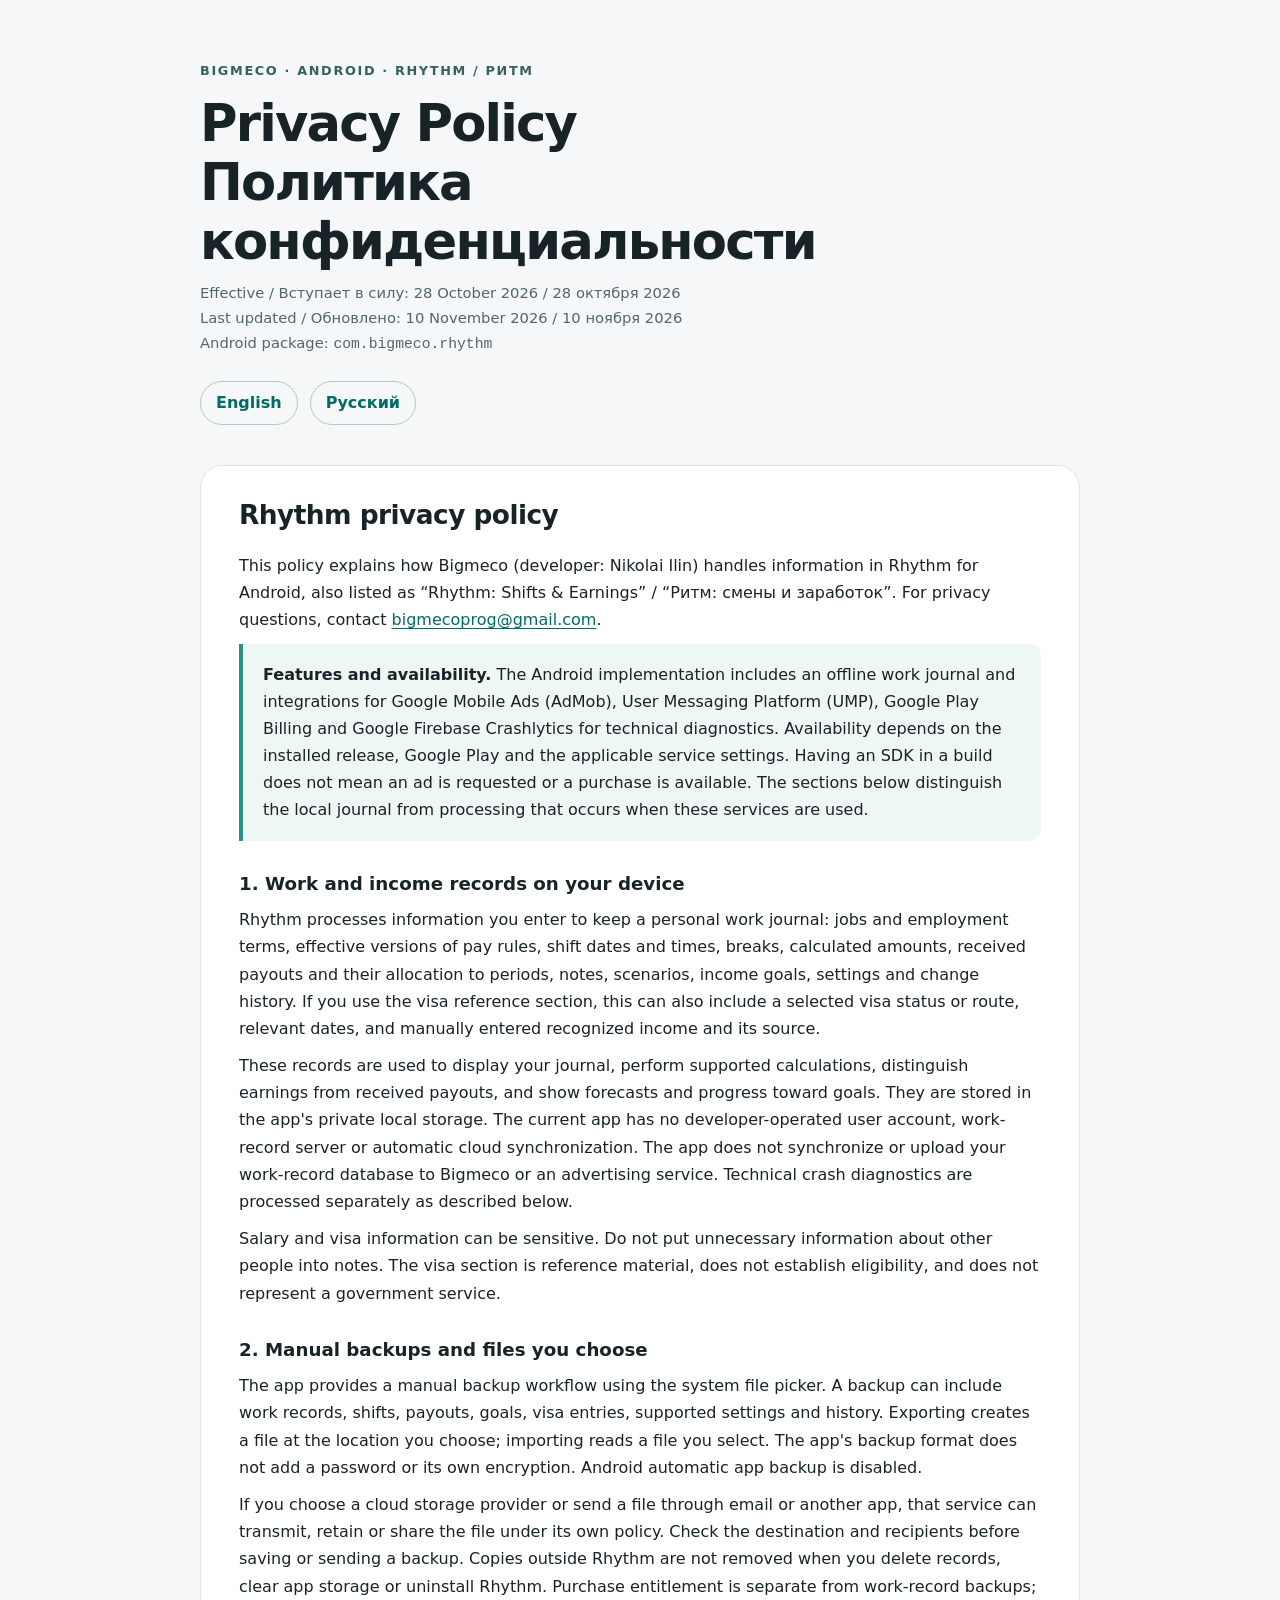
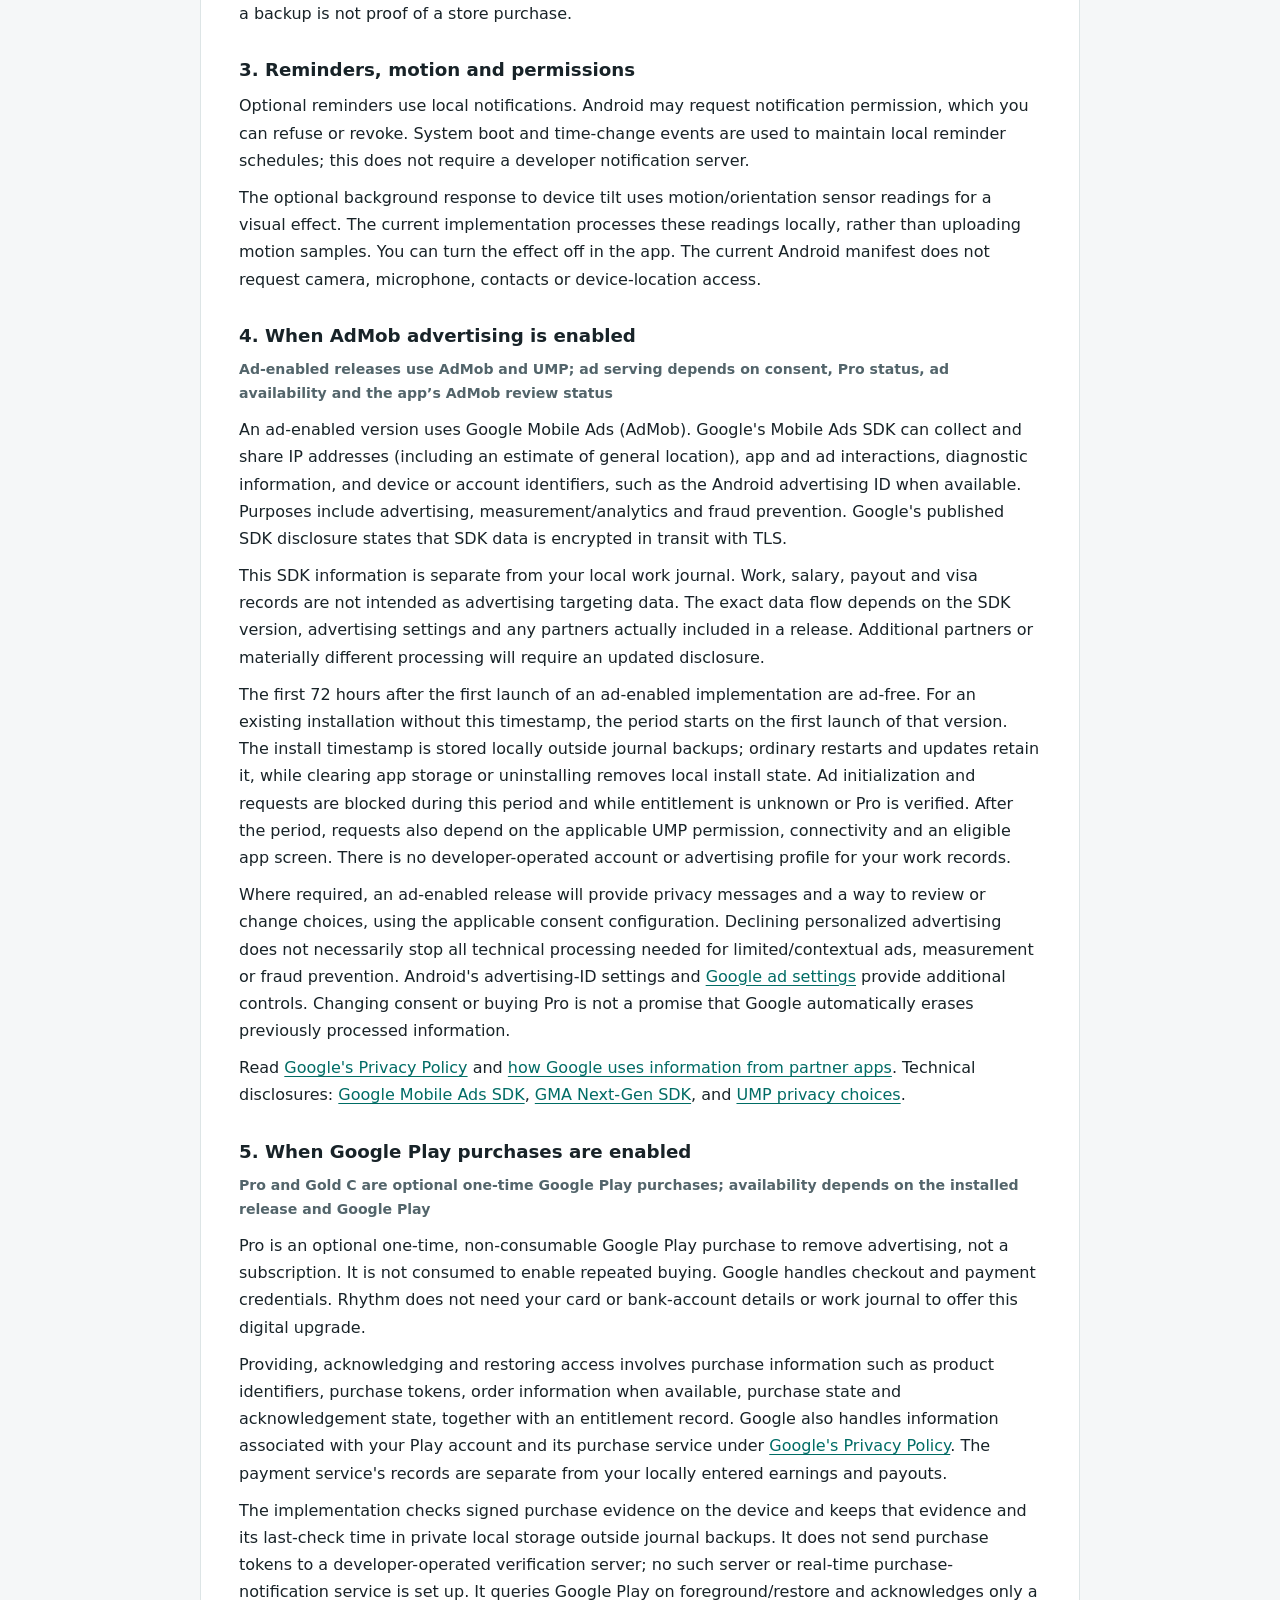
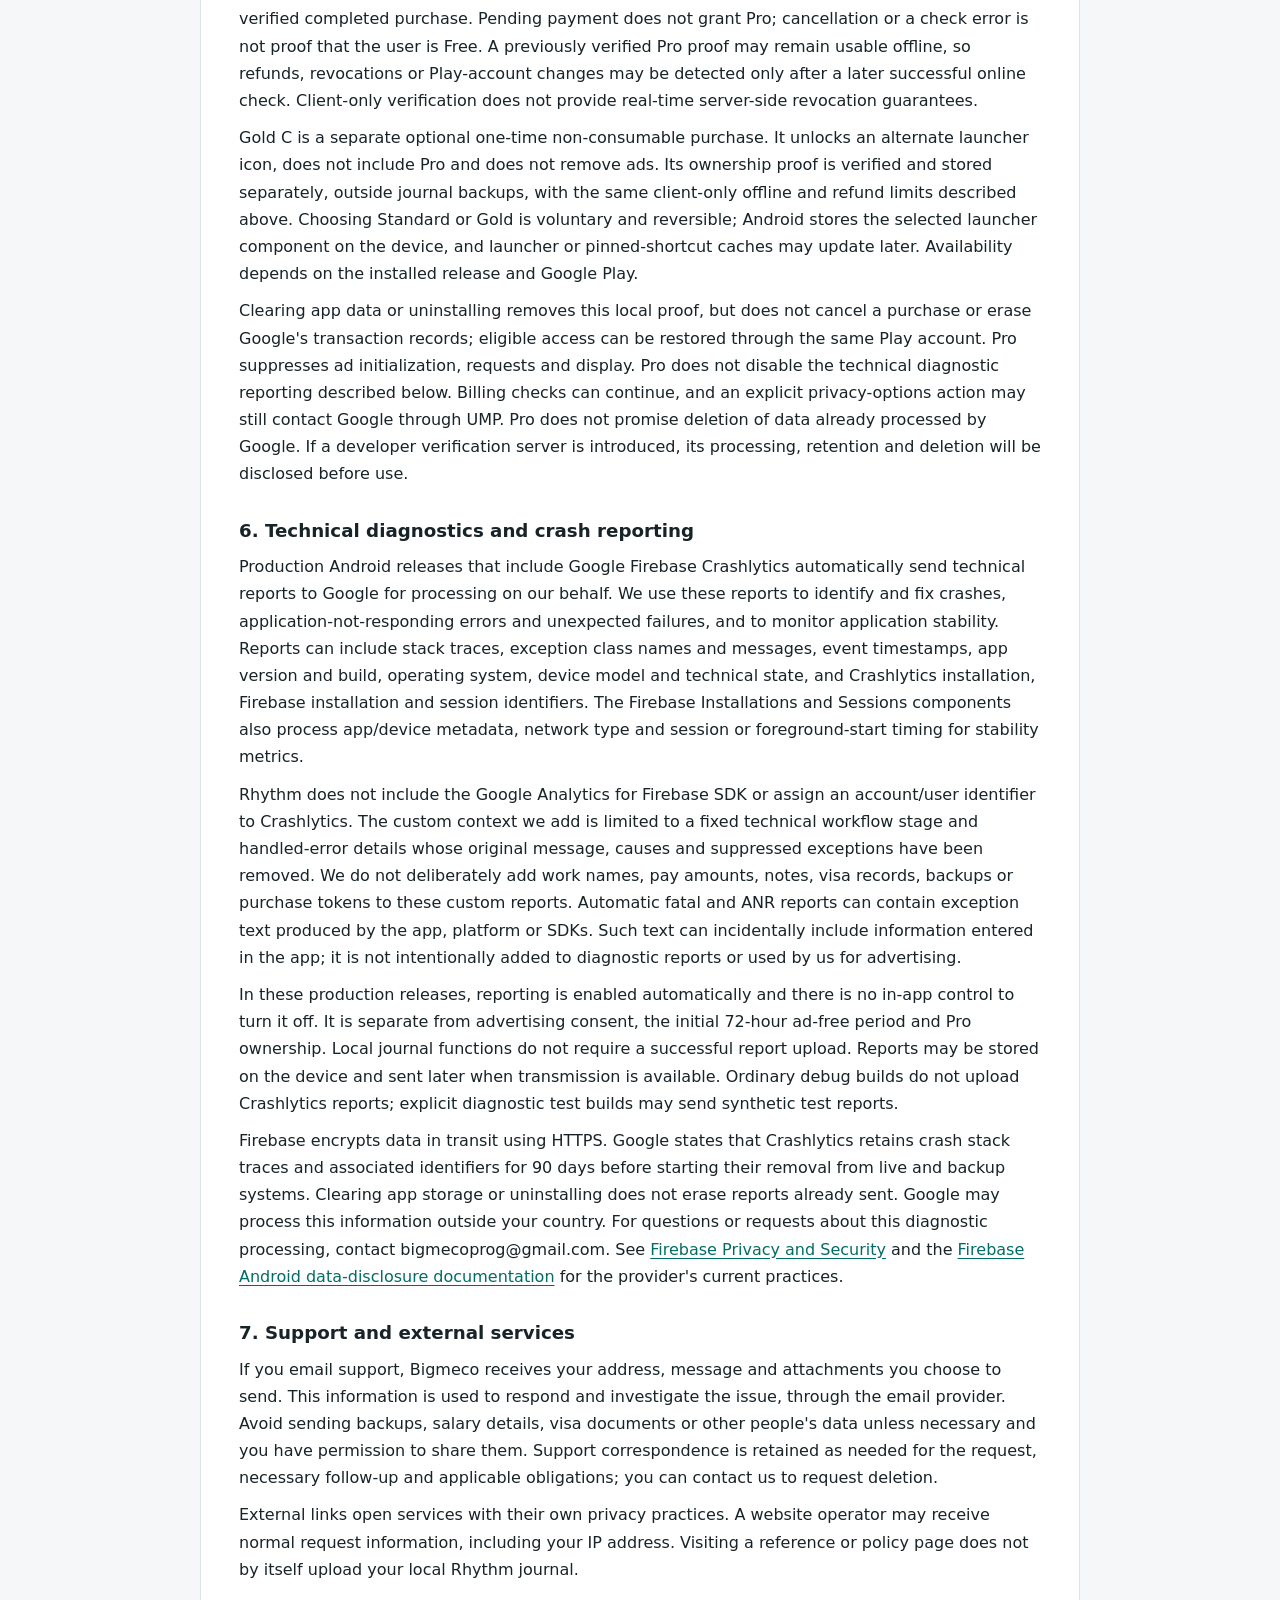
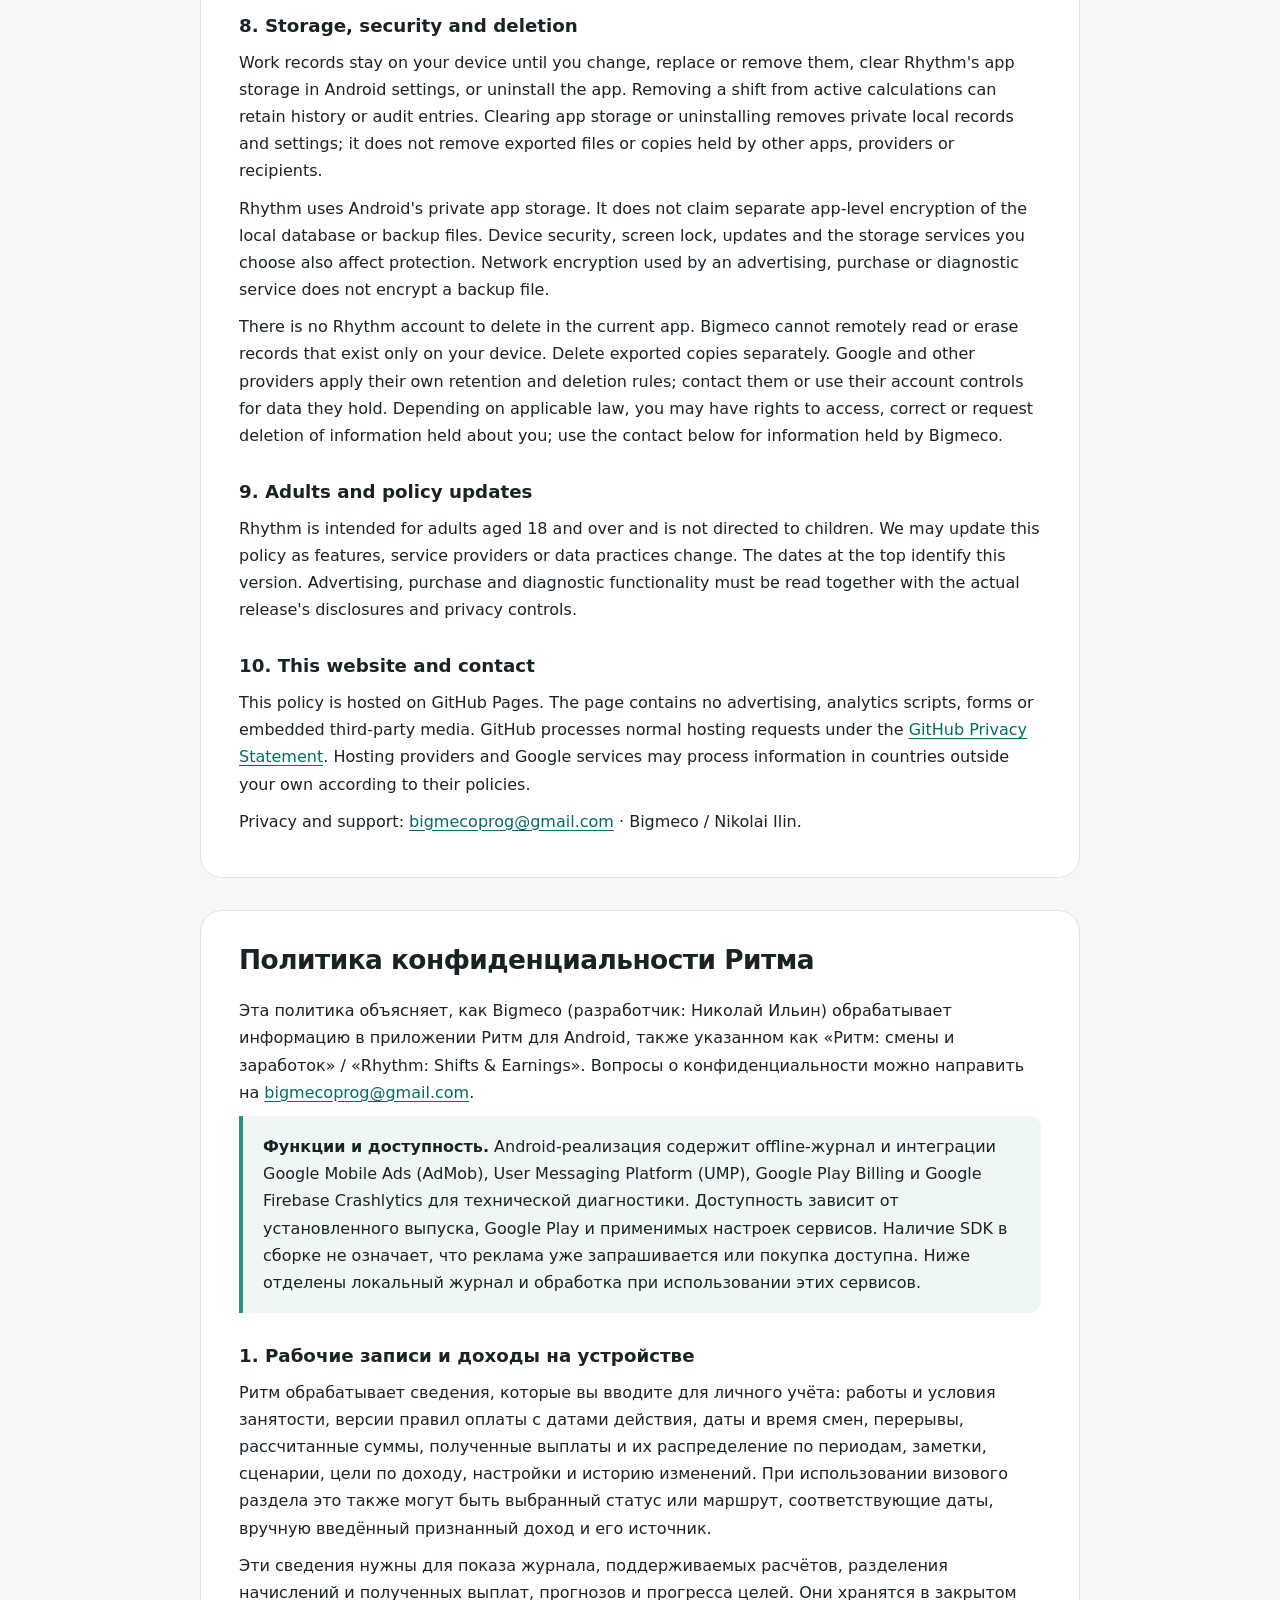
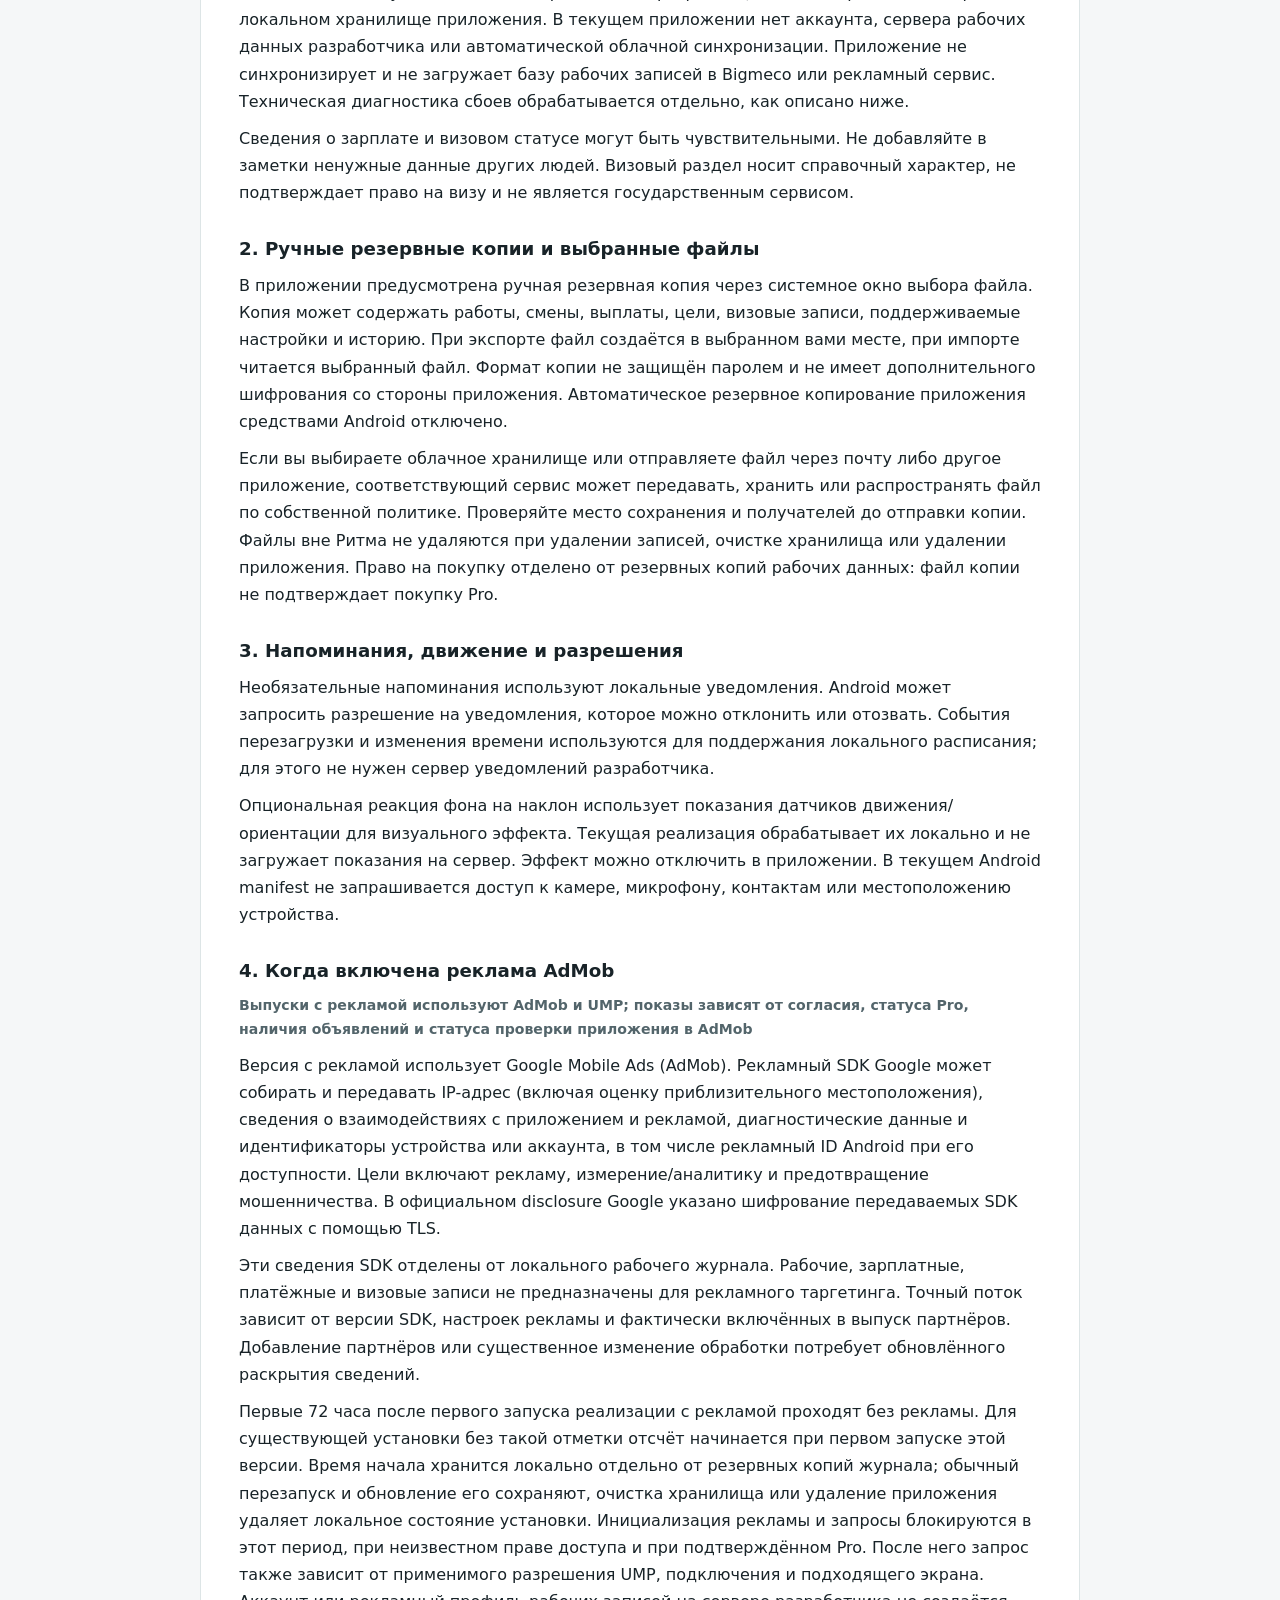
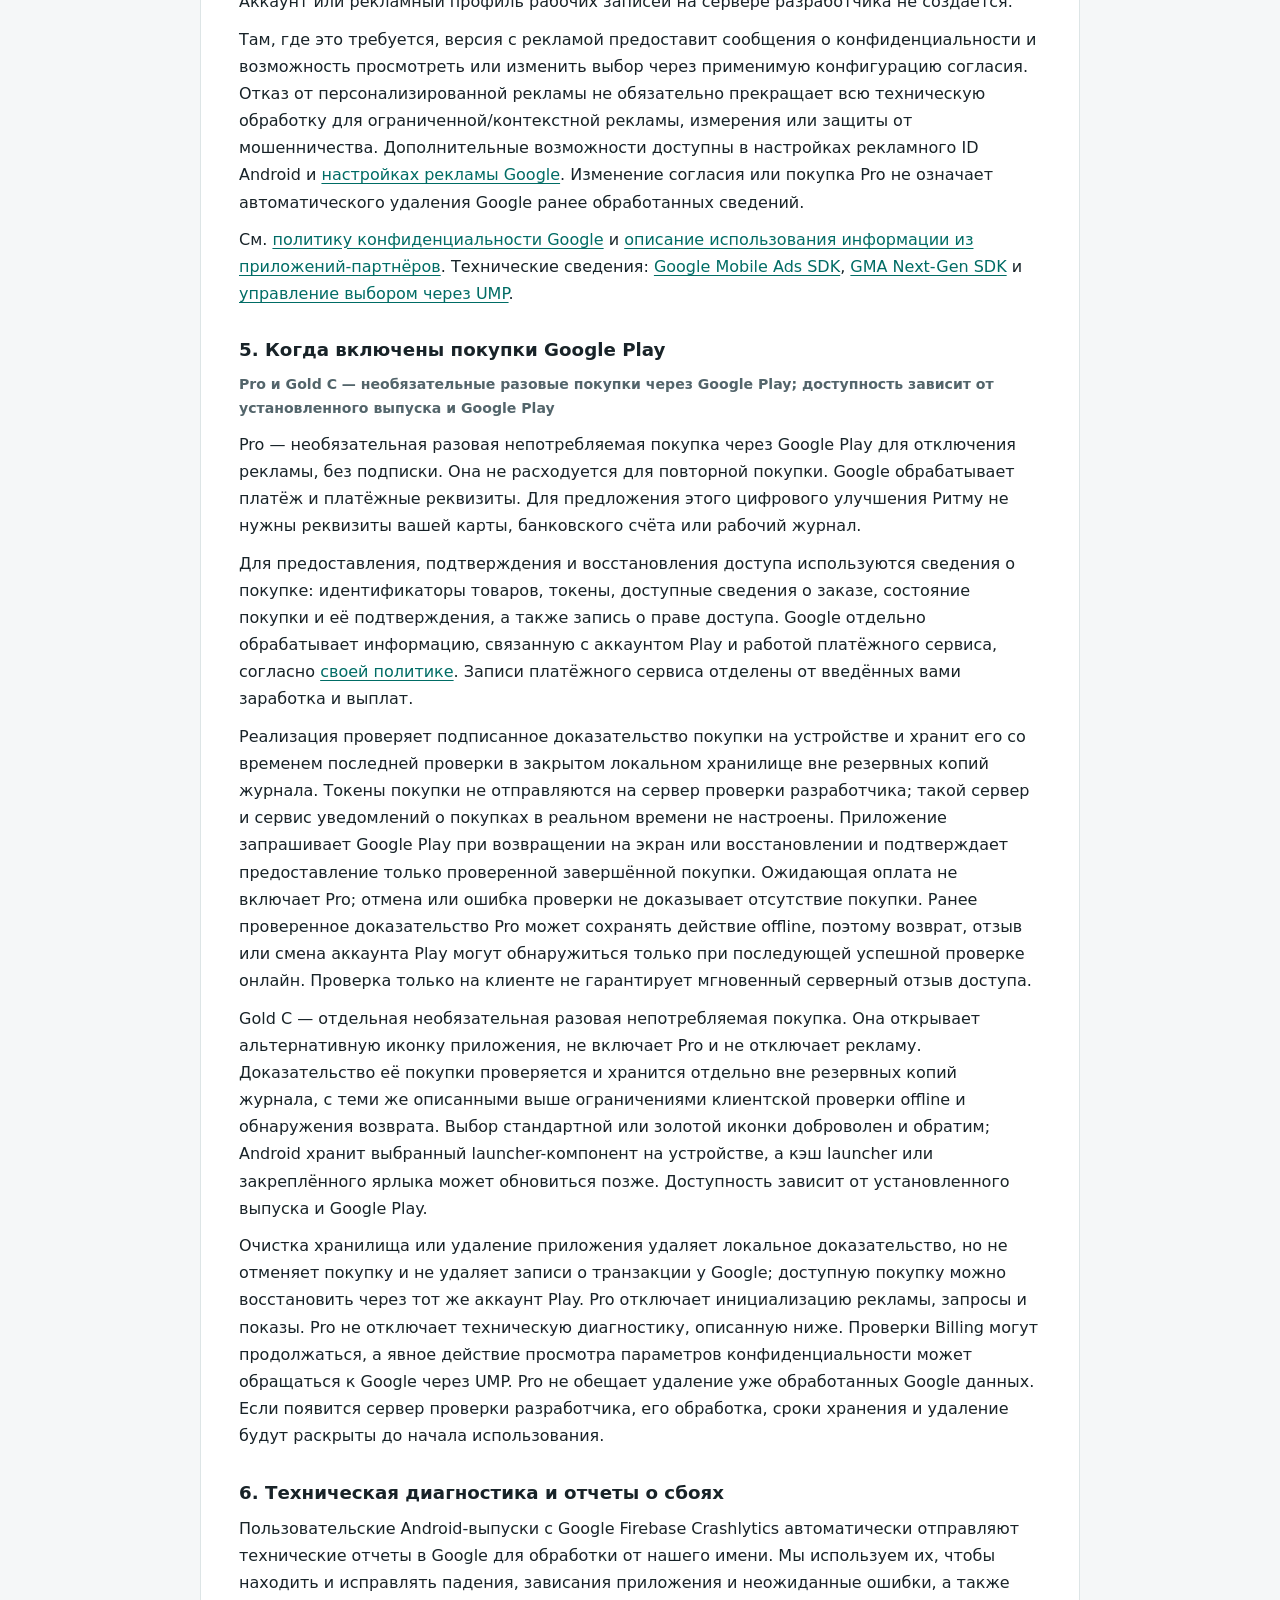
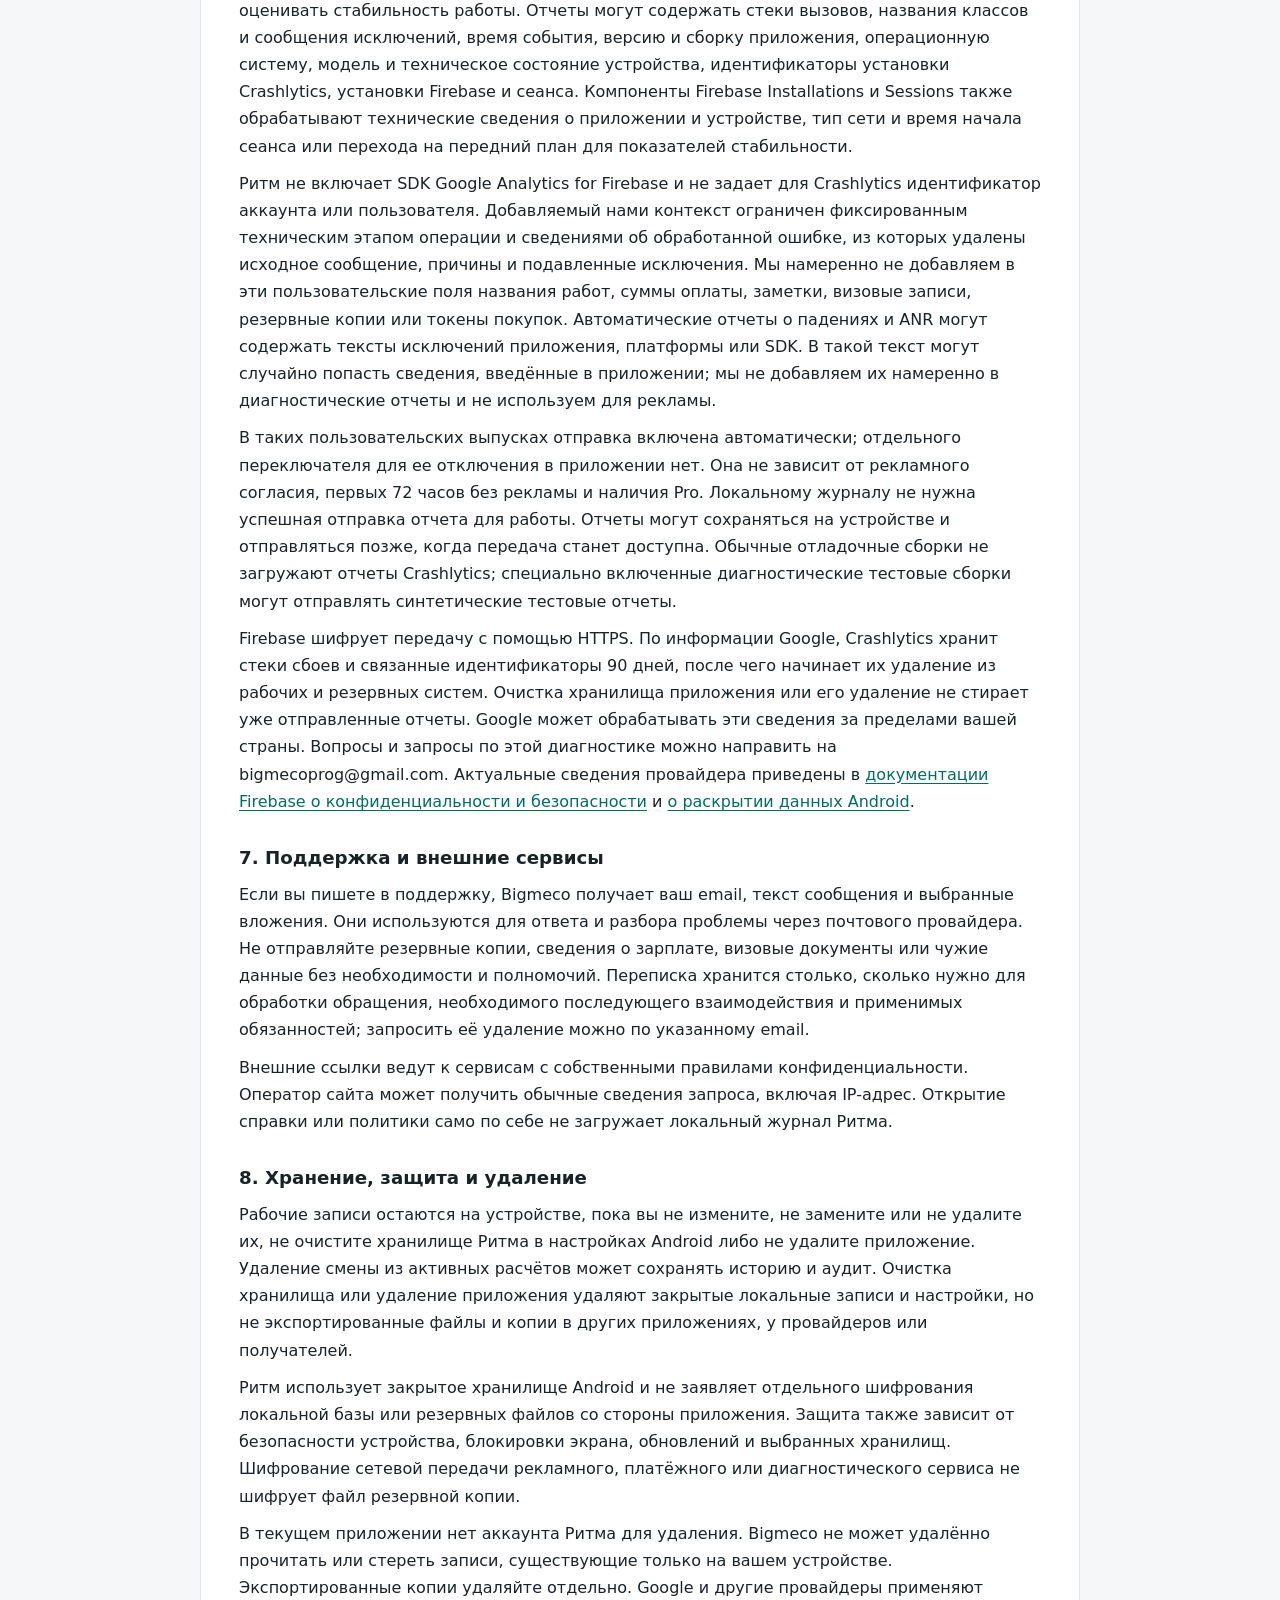
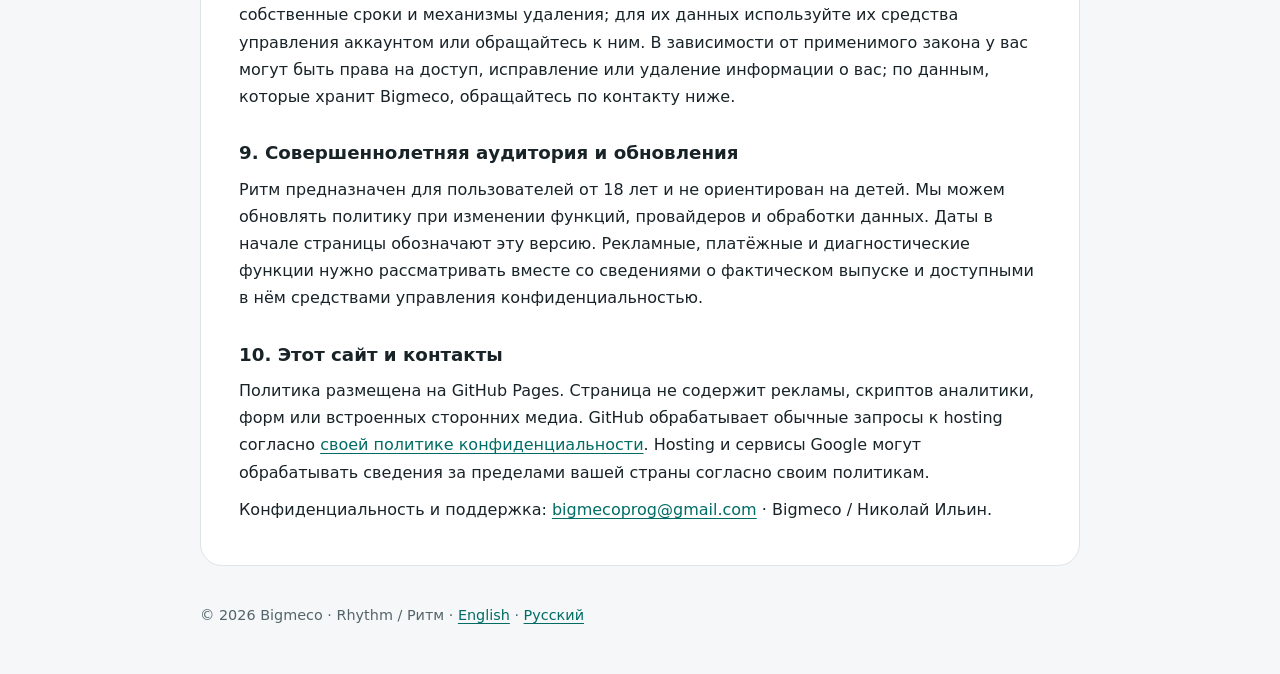
<file: rhythm/index.html>
<!doctype html>
<html lang="en">
<head>
  <meta charset="utf-8">
  <meta name="viewport" content="width=device-width, initial-scale=1">
  <meta name="color-scheme" content="light dark">
  <meta name="description" content="Rhythm / Ритм for Android: privacy policy for local work records, backups, AdMob/UMP, Google Play purchases and Firebase Crashlytics diagnostics.">
  <title>Rhythm / Ритм — Privacy Policy</title>
  <style>
    :root { font-family: system-ui, -apple-system, BlinkMacSystemFont, "Segoe UI", sans-serif; color: #182328; background: #f5f7f8; line-height: 1.7; }
    * { box-sizing: border-box; }
    body { margin: 0; }
    header, main, footer { width: min(880px, calc(100% - 40px)); margin: 0 auto; }
    header { padding: 60px 0 30px; }
    .eyebrow { margin: 0 0 12px; color: #35625e; font-size: .8rem; font-weight: 750; letter-spacing: .13em; text-transform: uppercase; }
    h1 { margin: 0; font-size: clamp(2rem, 6vw, 3.2rem); line-height: 1.15; letter-spacing: -.035em; }
    .meta { color: #53656b; font-size: .92rem; }
    code { overflow-wrap: anywhere; }
    nav { display: flex; flex-wrap: wrap; gap: 12px; margin-top: 24px; }
    nav a { display: inline-block; padding: 7px 15px; border: 1px solid #b6c8c5; border-radius: 100px; text-decoration: none; font-weight: 650; }
    a { color: #006c65; text-underline-offset: 3px; overflow-wrap: anywhere; }
    a:focus-visible { outline: 3px solid #299f92; outline-offset: 4px; }
    article { padding: 32px 38px; margin: 10px 0 32px; background: #fff; border: 1px solid #dde5e6; border-radius: 22px; scroll-margin-top: 24px; }
    h2 { margin: 0 0 20px; font-size: 1.65rem; letter-spacing: -.02em; line-height: 1.3; }
    h3 { margin: 30px 0 8px; font-size: 1.14rem; line-height: 1.4; }
    p { margin: 10px 0; }
    ul { padding-left: 23px; }
    li { margin: 7px 0; }
    .notice { padding: 17px 20px; border-left: 4px solid #299286; background: #edf7f4; border-radius: 0 12px 12px 0; }
    .section-label { color: #53656b; font-size: .88rem; font-weight: 650; }
    footer { padding: 5px 0 48px; color: #53656b; font-size: .9rem; }
    @media (max-width: 560px) { header { padding-top: 36px; } article { padding: 25px 21px; border-radius: 16px; } header, main, footer { width: min(880px, calc(100% - 24px)); } }
    @media (prefers-color-scheme: dark) { :root { color: #e2edec; background: #101a1c; } article { background: #172326; border-color: #2e4245; } a { color: #86d9cd; } .eyebrow { color: #8ccabe; } .meta, .section-label, footer { color: #a6bbbd; } .notice { background: #1c3432; } nav a { border-color: #4a6665; } }
  </style>
</head>
<body>
<header>
  <p class="eyebrow">Bigmeco · Android · Rhythm / Ритм</p>
  <h1>Privacy Policy<br><span lang="ru">Политика конфиденциальности</span></h1>
  <p class="meta">Effective / <span lang="ru">Вступает в силу</span>: 28 October 2026 / 28 октября 2026<br>Last updated / <span lang="ru">Обновлено</span>: 10 November 2026 / 10 ноября 2026<br>Android package: <code>com.bigmeco.rhythm</code></p>
  <nav aria-label="Languages"><a href="#english" lang="en">English</a><a href="#russian" lang="ru">Русский</a></nav>
</header>
<main>
<article id="english" lang="en" aria-labelledby="en-title">
  <h2 id="en-title">Rhythm privacy policy</h2>
  <p>This policy explains how Bigmeco (developer: Nikolai Ilin) handles information in Rhythm for Android, also listed as “Rhythm: Shifts &amp; Earnings” / “Ритм: смены и заработок”. For privacy questions, contact <a href="mailto:bigmecoprog@gmail.com">bigmecoprog@gmail.com</a>.</p>
  <div class="notice"><strong>Features and availability.</strong> The Android implementation includes an offline work journal and integrations for Google Mobile Ads (AdMob), User Messaging Platform (UMP), Google Play Billing and Google Firebase Crashlytics for technical diagnostics. Availability depends on the installed release, Google Play and the applicable service settings. Having an SDK in a build does not mean an ad is requested or a purchase is available. The sections below distinguish the local journal from processing that occurs when these services are used.</div>

  <h3>1. Work and income records on your device</h3>
  <p>Rhythm processes information you enter to keep a personal work journal: jobs and employment terms, effective versions of pay rules, shift dates and times, breaks, calculated amounts, received payouts and their allocation to periods, notes, scenarios, income goals, settings and change history. If you use the visa reference section, this can also include a selected visa status or route, relevant dates, and manually entered recognized income and its source.</p>
  <p>These records are used to display your journal, perform supported calculations, distinguish earnings from received payouts, and show forecasts and progress toward goals. They are stored in the app's private local storage. The current app has no developer-operated user account, work-record server or automatic cloud synchronization. The app does not synchronize or upload your work-record database to Bigmeco or an advertising service. Technical crash diagnostics are processed separately as described below.</p>
  <p>Salary and visa information can be sensitive. Do not put unnecessary information about other people into notes. The visa section is reference material, does not establish eligibility, and does not represent a government service.</p>

  <h3>2. Manual backups and files you choose</h3>
  <p>The app provides a manual backup workflow using the system file picker. A backup can include work records, shifts, payouts, goals, visa entries, supported settings and history. Exporting creates a file at the location you choose; importing reads a file you select. The app's backup format does not add a password or its own encryption. Android automatic app backup is disabled.</p>
  <p>If you choose a cloud storage provider or send a file through email or another app, that service can transmit, retain or share the file under its own policy. Check the destination and recipients before saving or sending a backup. Copies outside Rhythm are not removed when you delete records, clear app storage or uninstall Rhythm. Purchase entitlement is separate from work-record backups; a backup is not proof of a store purchase.</p>

  <h3>3. Reminders, motion and permissions</h3>
  <p>Optional reminders use local notifications. Android may request notification permission, which you can refuse or revoke. System boot and time-change events are used to maintain local reminder schedules; this does not require a developer notification server.</p>
  <p>The optional background response to device tilt uses motion/orientation sensor readings for a visual effect. The current implementation processes these readings locally, rather than uploading motion samples. You can turn the effect off in the app. The current Android manifest does not request camera, microphone, contacts or device-location access.</p>

  <h3>4. When AdMob advertising is enabled</h3>
  <p class="section-label">Ad-enabled releases use AdMob and UMP; ad serving depends on consent, Pro status, ad availability and the app’s AdMob review status</p>
  <p>An ad-enabled version uses Google Mobile Ads (AdMob). Google's Mobile Ads SDK can collect and share IP addresses (including an estimate of general location), app and ad interactions, diagnostic information, and device or account identifiers, such as the Android advertising ID when available. Purposes include advertising, measurement/analytics and fraud prevention. Google's published SDK disclosure states that SDK data is encrypted in transit with TLS.</p>
  <p>This SDK information is separate from your local work journal. Work, salary, payout and visa records are not intended as advertising targeting data. The exact data flow depends on the SDK version, advertising settings and any partners actually included in a release. Additional partners or materially different processing will require an updated disclosure.</p>
  <p>The first 72 hours after the first launch of an ad-enabled implementation are ad-free. For an existing installation without this timestamp, the period starts on the first launch of that version. The install timestamp is stored locally outside journal backups; ordinary restarts and updates retain it, while clearing app storage or uninstalling removes local install state. Ad initialization and requests are blocked during this period and while entitlement is unknown or Pro is verified. After the period, requests also depend on the applicable UMP permission, connectivity and an eligible app screen. There is no developer-operated account or advertising profile for your work records.</p>
  <p>Where required, an ad-enabled release will provide privacy messages and a way to review or change choices, using the applicable consent configuration. Declining personalized advertising does not necessarily stop all technical processing needed for limited/contextual ads, measurement or fraud prevention. Android's advertising-ID settings and <a href="https://adssettings.google.com/">Google ad settings</a> provide additional controls. Changing consent or buying Pro is not a promise that Google automatically erases previously processed information.</p>
  <p>Read <a href="https://policies.google.com/privacy">Google's Privacy Policy</a> and <a href="https://policies.google.com/technologies/partner-sites">how Google uses information from partner apps</a>. Technical disclosures: <a href="https://developers.google.com/admob/android/privacy/play-data-disclosure">Google Mobile Ads SDK</a>, <a href="https://developers.google.com/admob/android/next-gen/privacy/play-data-disclosure">GMA Next-Gen SDK</a>, and <a href="https://developers.google.com/admob/android/privacy">UMP privacy choices</a>.</p>

  <h3>5. When Google Play purchases are enabled</h3>
  <p class="section-label">Pro and Gold C are optional one-time Google Play purchases; availability depends on the installed release and Google Play</p>
  <p>Pro is an optional one-time, non-consumable Google Play purchase to remove advertising, not a subscription. It is not consumed to enable repeated buying. Google handles checkout and payment credentials. Rhythm does not need your card or bank-account details or work journal to offer this digital upgrade.</p>
  <p>Providing, acknowledging and restoring access involves purchase information such as product identifiers, purchase tokens, order information when available, purchase state and acknowledgement state, together with an entitlement record. Google also handles information associated with your Play account and its purchase service under <a href="https://policies.google.com/privacy">Google's Privacy Policy</a>. The payment service's records are separate from your locally entered earnings and payouts.</p>
  <p>The implementation checks signed purchase evidence on the device and keeps that evidence and its last-check time in private local storage outside journal backups. It does not send purchase tokens to a developer-operated verification server; no such server or real-time purchase-notification service is set up. It queries Google Play on foreground/restore and acknowledges only a verified completed purchase. Pending payment does not grant Pro; cancellation or a check error is not proof that the user is Free. A previously verified Pro proof may remain usable offline, so refunds, revocations or Play-account changes may be detected only after a later successful online check. Client-only verification does not provide real-time server-side revocation guarantees.</p>
  <p>Gold C is a separate optional one-time non-consumable purchase. It unlocks an alternate launcher icon, does not include Pro and does not remove ads. Its ownership proof is verified and stored separately, outside journal backups, with the same client-only offline and refund limits described above. Choosing Standard or Gold is voluntary and reversible; Android stores the selected launcher component on the device, and launcher or pinned-shortcut caches may update later. Availability depends on the installed release and Google Play.</p>
  <p>Clearing app data or uninstalling removes this local proof, but does not cancel a purchase or erase Google's transaction records; eligible access can be restored through the same Play account. Pro suppresses ad initialization, requests and display. Pro does not disable the technical diagnostic reporting described below. Billing checks can continue, and an explicit privacy-options action may still contact Google through UMP. Pro does not promise deletion of data already processed by Google. If a developer verification server is introduced, its processing, retention and deletion will be disclosed before use.</p>

  <h3>6. Technical diagnostics and crash reporting</h3>
  <p>Production Android releases that include Google Firebase Crashlytics automatically send technical reports to Google for processing on our behalf. We use these reports to identify and fix crashes, application-not-responding errors and unexpected failures, and to monitor application stability. Reports can include stack traces, exception class names and messages, event timestamps, app version and build, operating system, device model and technical state, and Crashlytics installation, Firebase installation and session identifiers. The Firebase Installations and Sessions components also process app/device metadata, network type and session or foreground-start timing for stability metrics.</p>
  <p>Rhythm does not include the Google Analytics for Firebase SDK or assign an account/user identifier to Crashlytics. The custom context we add is limited to a fixed technical workflow stage and handled-error details whose original message, causes and suppressed exceptions have been removed. We do not deliberately add work names, pay amounts, notes, visa records, backups or purchase tokens to these custom reports. Automatic fatal and ANR reports can contain exception text produced by the app, platform or SDKs. Such text can incidentally include information entered in the app; it is not intentionally added to diagnostic reports or used by us for advertising.</p>
  <p>In these production releases, reporting is enabled automatically and there is no in-app control to turn it off. It is separate from advertising consent, the initial 72-hour ad-free period and Pro ownership. Local journal functions do not require a successful report upload. Reports may be stored on the device and sent later when transmission is available. Ordinary debug builds do not upload Crashlytics reports; explicit diagnostic test builds may send synthetic test reports.</p>
  <p>Firebase encrypts data in transit using HTTPS. Google states that Crashlytics retains crash stack traces and associated identifiers for 90 days before starting their removal from live and backup systems. Clearing app storage or uninstalling does not erase reports already sent. Google may process this information outside your country. For questions or requests about this diagnostic processing, contact bigmecoprog@gmail.com. See <a href="https://firebase.google.com/support/privacy">Firebase Privacy and Security</a> and the <a href="https://firebase.google.com/docs/android/play-data-disclosure">Firebase Android data-disclosure documentation</a> for the provider&#x27;s current practices.</p>

  <h3>7. Support and external services</h3>
  <p>If you email support, Bigmeco receives your address, message and attachments you choose to send. This information is used to respond and investigate the issue, through the email provider. Avoid sending backups, salary details, visa documents or other people's data unless necessary and you have permission to share them. Support correspondence is retained as needed for the request, necessary follow-up and applicable obligations; you can contact us to request deletion.</p>
  <p>External links open services with their own privacy practices. A website operator may receive normal request information, including your IP address. Visiting a reference or policy page does not by itself upload your local Rhythm journal.</p>

  <h3>8. Storage, security and deletion</h3>
  <p>Work records stay on your device until you change, replace or remove them, clear Rhythm's app storage in Android settings, or uninstall the app. Removing a shift from active calculations can retain history or audit entries. Clearing app storage or uninstalling removes private local records and settings; it does not remove exported files or copies held by other apps, providers or recipients.</p>
  <p>Rhythm uses Android's private app storage. It does not claim separate app-level encryption of the local database or backup files. Device security, screen lock, updates and the storage services you choose also affect protection. Network encryption used by an advertising, purchase or diagnostic service does not encrypt a backup file.</p>
  <p>There is no Rhythm account to delete in the current app. Bigmeco cannot remotely read or erase records that exist only on your device. Delete exported copies separately. Google and other providers apply their own retention and deletion rules; contact them or use their account controls for data they hold. Depending on applicable law, you may have rights to access, correct or request deletion of information held about you; use the contact below for information held by Bigmeco.</p>

  <h3>9. Adults and policy updates</h3>
  <p>Rhythm is intended for adults aged 18 and over and is not directed to children. We may update this policy as features, service providers or data practices change. The dates at the top identify this version. Advertising, purchase and diagnostic functionality must be read together with the actual release's disclosures and privacy controls.</p>

  <h3>10. This website and contact</h3>
  <p>This policy is hosted on GitHub Pages. The page contains no advertising, analytics scripts, forms or embedded third-party media. GitHub processes normal hosting requests under the <a href="https://docs.github.com/en/site-policy/privacy-policies/github-general-privacy-statement">GitHub Privacy Statement</a>. Hosting providers and Google services may process information in countries outside your own according to their policies.</p>
  <p>Privacy and support: <a href="mailto:bigmecoprog@gmail.com">bigmecoprog@gmail.com</a> · Bigmeco / Nikolai Ilin.</p>
</article>

<article id="russian" lang="ru" aria-labelledby="ru-title">
  <h2 id="ru-title">Политика конфиденциальности Ритма</h2>
  <p>Эта политика объясняет, как Bigmeco (разработчик: Николай Ильин) обрабатывает информацию в приложении Ритм для Android, также указанном как «Ритм: смены и заработок» / «Rhythm: Shifts &amp; Earnings». Вопросы о конфиденциальности можно направить на <a href="mailto:bigmecoprog@gmail.com">bigmecoprog@gmail.com</a>.</p>
  <div class="notice"><strong>Функции и доступность.</strong> Android-реализация содержит offline-журнал и интеграции Google Mobile Ads (AdMob), User Messaging Platform (UMP), Google Play Billing и Google Firebase Crashlytics для технической диагностики. Доступность зависит от установленного выпуска, Google Play и применимых настроек сервисов. Наличие SDK в сборке не означает, что реклама уже запрашивается или покупка доступна. Ниже отделены локальный журнал и обработка при использовании этих сервисов.</div>

  <h3>1. Рабочие записи и доходы на устройстве</h3>
  <p>Ритм обрабатывает сведения, которые вы вводите для личного учёта: работы и условия занятости, версии правил оплаты с датами действия, даты и время смен, перерывы, рассчитанные суммы, полученные выплаты и их распределение по периодам, заметки, сценарии, цели по доходу, настройки и историю изменений. При использовании визового раздела это также могут быть выбранный статус или маршрут, соответствующие даты, вручную введённый признанный доход и его источник.</p>
  <p>Эти сведения нужны для показа журнала, поддерживаемых расчётов, разделения начислений и полученных выплат, прогнозов и прогресса целей. Они хранятся в закрытом локальном хранилище приложения. В текущем приложении нет аккаунта, сервера рабочих данных разработчика или автоматической облачной синхронизации. Приложение не синхронизирует и не загружает базу рабочих записей в Bigmeco или рекламный сервис. Техническая диагностика сбоев обрабатывается отдельно, как описано ниже.</p>
  <p>Сведения о зарплате и визовом статусе могут быть чувствительными. Не добавляйте в заметки ненужные данные других людей. Визовый раздел носит справочный характер, не подтверждает право на визу и не является государственным сервисом.</p>

  <h3>2. Ручные резервные копии и выбранные файлы</h3>
  <p>В приложении предусмотрена ручная резервная копия через системное окно выбора файла. Копия может содержать работы, смены, выплаты, цели, визовые записи, поддерживаемые настройки и историю. При экспорте файл создаётся в выбранном вами месте, при импорте читается выбранный файл. Формат копии не защищён паролем и не имеет дополнительного шифрования со стороны приложения. Автоматическое резервное копирование приложения средствами Android отключено.</p>
  <p>Если вы выбираете облачное хранилище или отправляете файл через почту либо другое приложение, соответствующий сервис может передавать, хранить или распространять файл по собственной политике. Проверяйте место сохранения и получателей до отправки копии. Файлы вне Ритма не удаляются при удалении записей, очистке хранилища или удалении приложения. Право на покупку отделено от резервных копий рабочих данных: файл копии не подтверждает покупку Pro.</p>

  <h3>3. Напоминания, движение и разрешения</h3>
  <p>Необязательные напоминания используют локальные уведомления. Android может запросить разрешение на уведомления, которое можно отклонить или отозвать. События перезагрузки и изменения времени используются для поддержания локального расписания; для этого не нужен сервер уведомлений разработчика.</p>
  <p>Опциональная реакция фона на наклон использует показания датчиков движения/ориентации для визуального эффекта. Текущая реализация обрабатывает их локально и не загружает показания на сервер. Эффект можно отключить в приложении. В текущем Android manifest не запрашивается доступ к камере, микрофону, контактам или местоположению устройства.</p>

  <h3>4. Когда включена реклама AdMob</h3>
  <p class="section-label">Выпуски с рекламой используют AdMob и UMP; показы зависят от согласия, статуса Pro, наличия объявлений и статуса проверки приложения в AdMob</p>
  <p>Версия с рекламой использует Google Mobile Ads (AdMob). Рекламный SDK Google может собирать и передавать IP-адрес (включая оценку приблизительного местоположения), сведения о взаимодействиях с приложением и рекламой, диагностические данные и идентификаторы устройства или аккаунта, в том числе рекламный ID Android при его доступности. Цели включают рекламу, измерение/аналитику и предотвращение мошенничества. В официальном disclosure Google указано шифрование передаваемых SDK данных с помощью TLS.</p>
  <p>Эти сведения SDK отделены от локального рабочего журнала. Рабочие, зарплатные, платёжные и визовые записи не предназначены для рекламного таргетинга. Точный поток зависит от версии SDK, настроек рекламы и фактически включённых в выпуск партнёров. Добавление партнёров или существенное изменение обработки потребует обновлённого раскрытия сведений.</p>
  <p>Первые 72 часа после первого запуска реализации с рекламой проходят без рекламы. Для существующей установки без такой отметки отсчёт начинается при первом запуске этой версии. Время начала хранится локально отдельно от резервных копий журнала; обычный перезапуск и обновление его сохраняют, очистка хранилища или удаление приложения удаляет локальное состояние установки. Инициализация рекламы и запросы блокируются в этот период, при неизвестном праве доступа и при подтверждённом Pro. После него запрос также зависит от применимого разрешения UMP, подключения и подходящего экрана. Аккаунт или рекламный профиль рабочих записей на сервере разработчика не создаётся.</p>
  <p>Там, где это требуется, версия с рекламой предоставит сообщения о конфиденциальности и возможность просмотреть или изменить выбор через применимую конфигурацию согласия. Отказ от персонализированной рекламы не обязательно прекращает всю техническую обработку для ограниченной/контекстной рекламы, измерения или защиты от мошенничества. Дополнительные возможности доступны в настройках рекламного ID Android и <a href="https://adssettings.google.com/">настройках рекламы Google</a>. Изменение согласия или покупка Pro не означает автоматического удаления Google ранее обработанных сведений.</p>
  <p>См. <a href="https://policies.google.com/privacy">политику конфиденциальности Google</a> и <a href="https://policies.google.com/technologies/partner-sites">описание использования информации из приложений-партнёров</a>. Технические сведения: <a href="https://developers.google.com/admob/android/privacy/play-data-disclosure">Google Mobile Ads SDK</a>, <a href="https://developers.google.com/admob/android/next-gen/privacy/play-data-disclosure">GMA Next-Gen SDK</a> и <a href="https://developers.google.com/admob/android/privacy">управление выбором через UMP</a>.</p>

  <h3>5. Когда включены покупки Google Play</h3>
  <p class="section-label">Pro и Gold C — необязательные разовые покупки через Google Play; доступность зависит от установленного выпуска и Google Play</p>
  <p>Pro — необязательная разовая непотребляемая покупка через Google Play для отключения рекламы, без подписки. Она не расходуется для повторной покупки. Google обрабатывает платёж и платёжные реквизиты. Для предложения этого цифрового улучшения Ритму не нужны реквизиты вашей карты, банковского счёта или рабочий журнал.</p>
  <p>Для предоставления, подтверждения и восстановления доступа используются сведения о покупке: идентификаторы товаров, токены, доступные сведения о заказе, состояние покупки и её подтверждения, а также запись о праве доступа. Google отдельно обрабатывает информацию, связанную с аккаунтом Play и работой платёжного сервиса, согласно <a href="https://policies.google.com/privacy">своей политике</a>. Записи платёжного сервиса отделены от введённых вами заработка и выплат.</p>
  <p>Реализация проверяет подписанное доказательство покупки на устройстве и хранит его со временем последней проверки в закрытом локальном хранилище вне резервных копий журнала. Токены покупки не отправляются на сервер проверки разработчика; такой сервер и сервис уведомлений о покупках в реальном времени не настроены. Приложение запрашивает Google Play при возвращении на экран или восстановлении и подтверждает предоставление только проверенной завершённой покупки. Ожидающая оплата не включает Pro; отмена или ошибка проверки не доказывает отсутствие покупки. Ранее проверенное доказательство Pro может сохранять действие offline, поэтому возврат, отзыв или смена аккаунта Play могут обнаружиться только при последующей успешной проверке онлайн. Проверка только на клиенте не гарантирует мгновенный серверный отзыв доступа.</p>
  <p>Gold C — отдельная необязательная разовая непотребляемая покупка. Она открывает альтернативную иконку приложения, не включает Pro и не отключает рекламу. Доказательство её покупки проверяется и хранится отдельно вне резервных копий журнала, с теми же описанными выше ограничениями клиентской проверки offline и обнаружения возврата. Выбор стандартной или золотой иконки доброволен и обратим; Android хранит выбранный launcher-компонент на устройстве, а кэш launcher или закреплённого ярлыка может обновиться позже. Доступность зависит от установленного выпуска и Google Play.</p>
  <p>Очистка хранилища или удаление приложения удаляет локальное доказательство, но не отменяет покупку и не удаляет записи о транзакции у Google; доступную покупку можно восстановить через тот же аккаунт Play. Pro отключает инициализацию рекламы, запросы и показы. Pro не отключает техническую диагностику, описанную ниже. Проверки Billing могут продолжаться, а явное действие просмотра параметров конфиденциальности может обращаться к Google через UMP. Pro не обещает удаление уже обработанных Google данных. Если появится сервер проверки разработчика, его обработка, сроки хранения и удаление будут раскрыты до начала использования.</p>

  <h3>6. Техническая диагностика и отчеты о сбоях</h3>
  <p>Пользовательские Android-выпуски с Google Firebase Crashlytics автоматически отправляют технические отчеты в Google для обработки от нашего имени. Мы используем их, чтобы находить и исправлять падения, зависания приложения и неожиданные ошибки, а также оценивать стабильность работы. Отчеты могут содержать стеки вызовов, названия классов и сообщения исключений, время события, версию и сборку приложения, операционную систему, модель и техническое состояние устройства, идентификаторы установки Crashlytics, установки Firebase и сеанса. Компоненты Firebase Installations и Sessions также обрабатывают технические сведения о приложении и устройстве, тип сети и время начала сеанса или перехода на передний план для показателей стабильности.</p>
  <p>Ритм не включает SDK Google Analytics for Firebase и не задает для Crashlytics идентификатор аккаунта или пользователя. Добавляемый нами контекст ограничен фиксированным техническим этапом операции и сведениями об обработанной ошибке, из которых удалены исходное сообщение, причины и подавленные исключения. Мы намеренно не добавляем в эти пользовательские поля названия работ, суммы оплаты, заметки, визовые записи, резервные копии или токены покупок. Автоматические отчеты о падениях и ANR могут содержать тексты исключений приложения, платформы или SDK. В такой текст могут случайно попасть сведения, введённые в приложении; мы не добавляем их намеренно в диагностические отчеты и не используем для рекламы.</p>
  <p>В таких пользовательских выпусках отправка включена автоматически; отдельного переключателя для ее отключения в приложении нет. Она не зависит от рекламного согласия, первых 72 часов без рекламы и наличия Pro. Локальному журналу не нужна успешная отправка отчета для работы. Отчеты могут сохраняться на устройстве и отправляться позже, когда передача станет доступна. Обычные отладочные сборки не загружают отчеты Crashlytics; специально включенные диагностические тестовые сборки могут отправлять синтетические тестовые отчеты.</p>
  <p>Firebase шифрует передачу с помощью HTTPS. По информации Google, Crashlytics хранит стеки сбоев и связанные идентификаторы 90 дней, после чего начинает их удаление из рабочих и резервных систем. Очистка хранилища приложения или его удаление не стирает уже отправленные отчеты. Google может обрабатывать эти сведения за пределами вашей страны. Вопросы и запросы по этой диагностике можно направить на bigmecoprog@gmail.com. Актуальные сведения провайдера приведены в <a href="https://firebase.google.com/support/privacy">документации Firebase о конфиденциальности и безопасности</a> и <a href="https://firebase.google.com/docs/android/play-data-disclosure">о раскрытии данных Android</a>.</p>

  <h3>7. Поддержка и внешние сервисы</h3>
  <p>Если вы пишете в поддержку, Bigmeco получает ваш email, текст сообщения и выбранные вложения. Они используются для ответа и разбора проблемы через почтового провайдера. Не отправляйте резервные копии, сведения о зарплате, визовые документы или чужие данные без необходимости и полномочий. Переписка хранится столько, сколько нужно для обработки обращения, необходимого последующего взаимодействия и применимых обязанностей; запросить её удаление можно по указанному email.</p>
  <p>Внешние ссылки ведут к сервисам с собственными правилами конфиденциальности. Оператор сайта может получить обычные сведения запроса, включая IP-адрес. Открытие справки или политики само по себе не загружает локальный журнал Ритма.</p>

  <h3>8. Хранение, защита и удаление</h3>
  <p>Рабочие записи остаются на устройстве, пока вы не измените, не замените или не удалите их, не очистите хранилище Ритма в настройках Android либо не удалите приложение. Удаление смены из активных расчётов может сохранять историю и аудит. Очистка хранилища или удаление приложения удаляют закрытые локальные записи и настройки, но не экспортированные файлы и копии в других приложениях, у провайдеров или получателей.</p>
  <p>Ритм использует закрытое хранилище Android и не заявляет отдельного шифрования локальной базы или резервных файлов со стороны приложения. Защита также зависит от безопасности устройства, блокировки экрана, обновлений и выбранных хранилищ. Шифрование сетевой передачи рекламного, платёжного или диагностического сервиса не шифрует файл резервной копии.</p>
  <p>В текущем приложении нет аккаунта Ритма для удаления. Bigmeco не может удалённо прочитать или стереть записи, существующие только на вашем устройстве. Экспортированные копии удаляйте отдельно. Google и другие провайдеры применяют собственные сроки и механизмы удаления; для их данных используйте их средства управления аккаунтом или обращайтесь к ним. В зависимости от применимого закона у вас могут быть права на доступ, исправление или удаление информации о вас; по данным, которые хранит Bigmeco, обращайтесь по контакту ниже.</p>

  <h3>9. Совершеннолетняя аудитория и обновления</h3>
  <p>Ритм предназначен для пользователей от 18 лет и не ориентирован на детей. Мы можем обновлять политику при изменении функций, провайдеров и обработки данных. Даты в начале страницы обозначают эту версию. Рекламные, платёжные и диагностические функции нужно рассматривать вместе со сведениями о фактическом выпуске и доступными в нём средствами управления конфиденциальностью.</p>

  <h3>10. Этот сайт и контакты</h3>
  <p>Политика размещена на GitHub Pages. Страница не содержит рекламы, скриптов аналитики, форм или встроенных сторонних медиа. GitHub обрабатывает обычные запросы к hosting согласно <a href="https://docs.github.com/en/site-policy/privacy-policies/github-general-privacy-statement">своей политике конфиденциальности</a>. Hosting и сервисы Google могут обрабатывать сведения за пределами вашей страны согласно своим политикам.</p>
  <p>Конфиденциальность и поддержка: <a href="mailto:bigmecoprog@gmail.com">bigmecoprog@gmail.com</a> · Bigmeco / Николай Ильин.</p>
</article>
</main>
<footer>© 2026 Bigmeco · Rhythm / Ритм · <a href="#english">English</a> · <a href="#russian" lang="ru">Русский</a></footer>
</body>
</html>
</file>
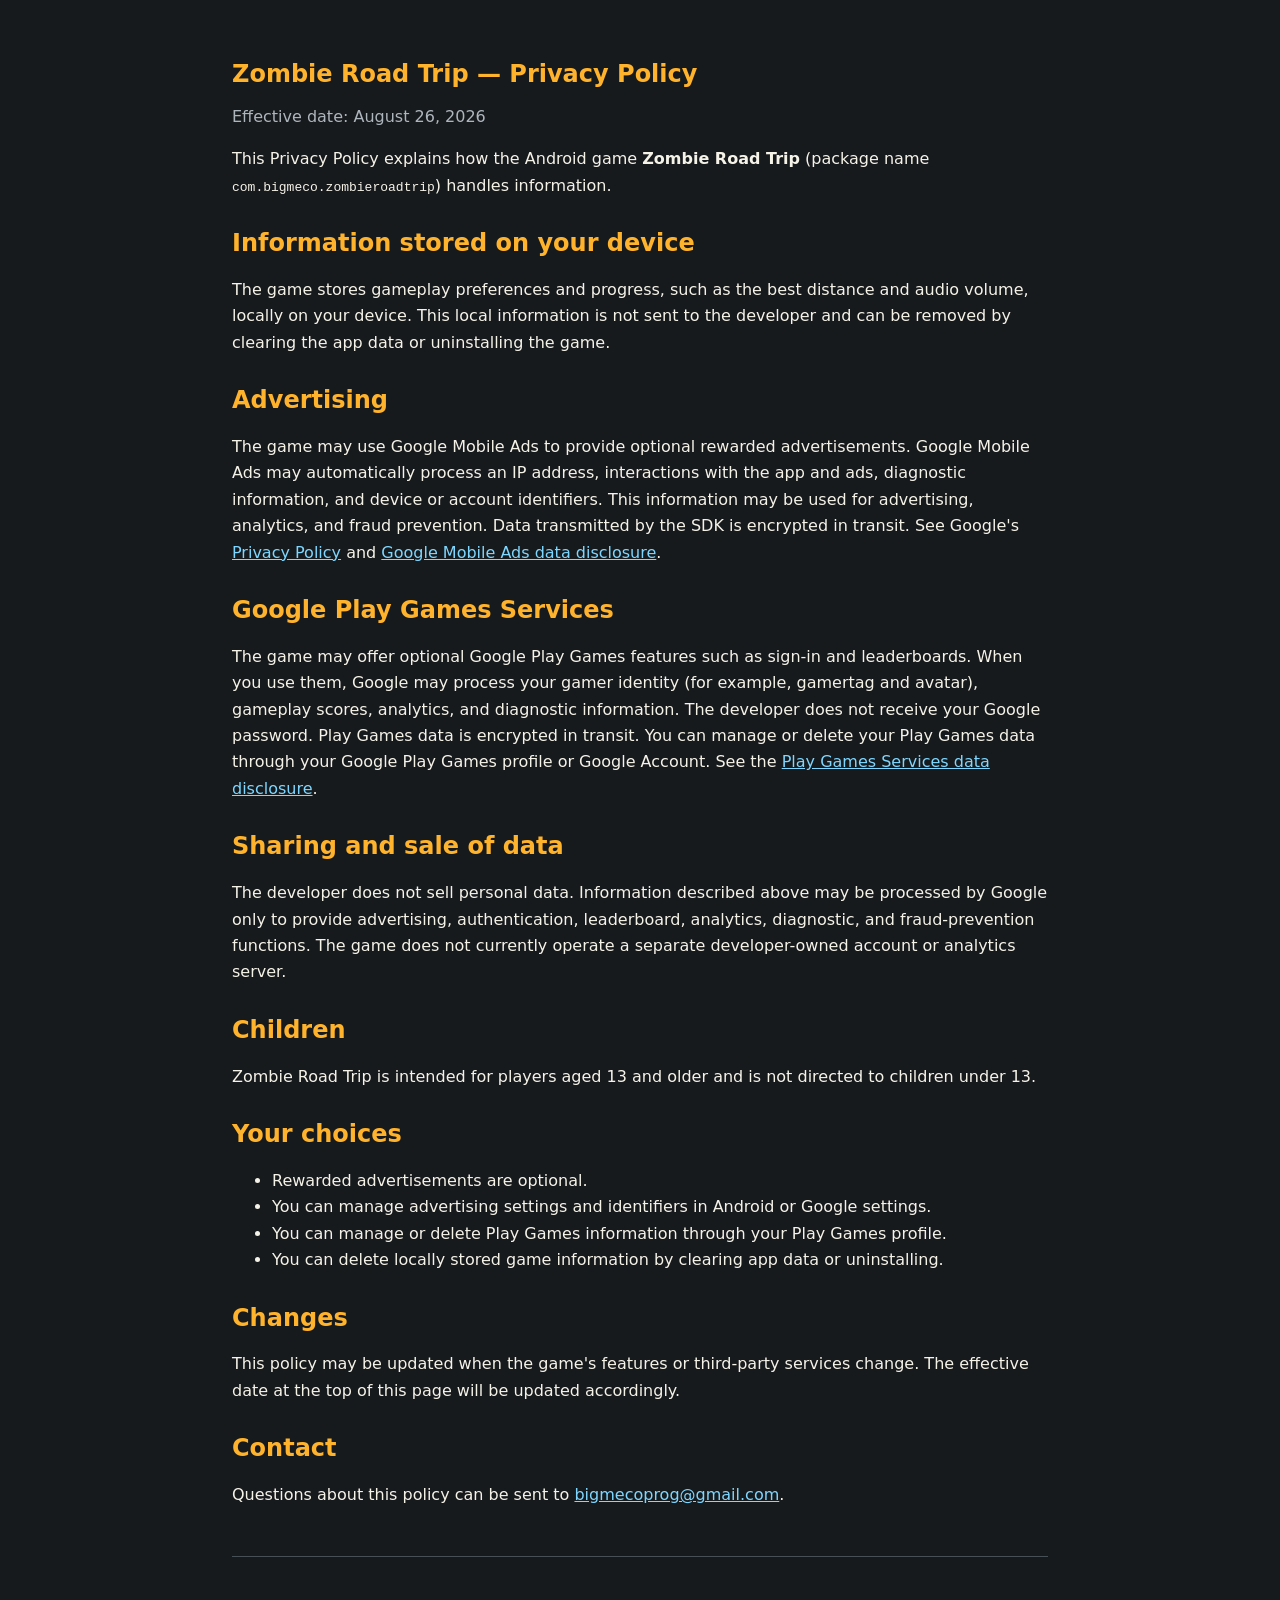
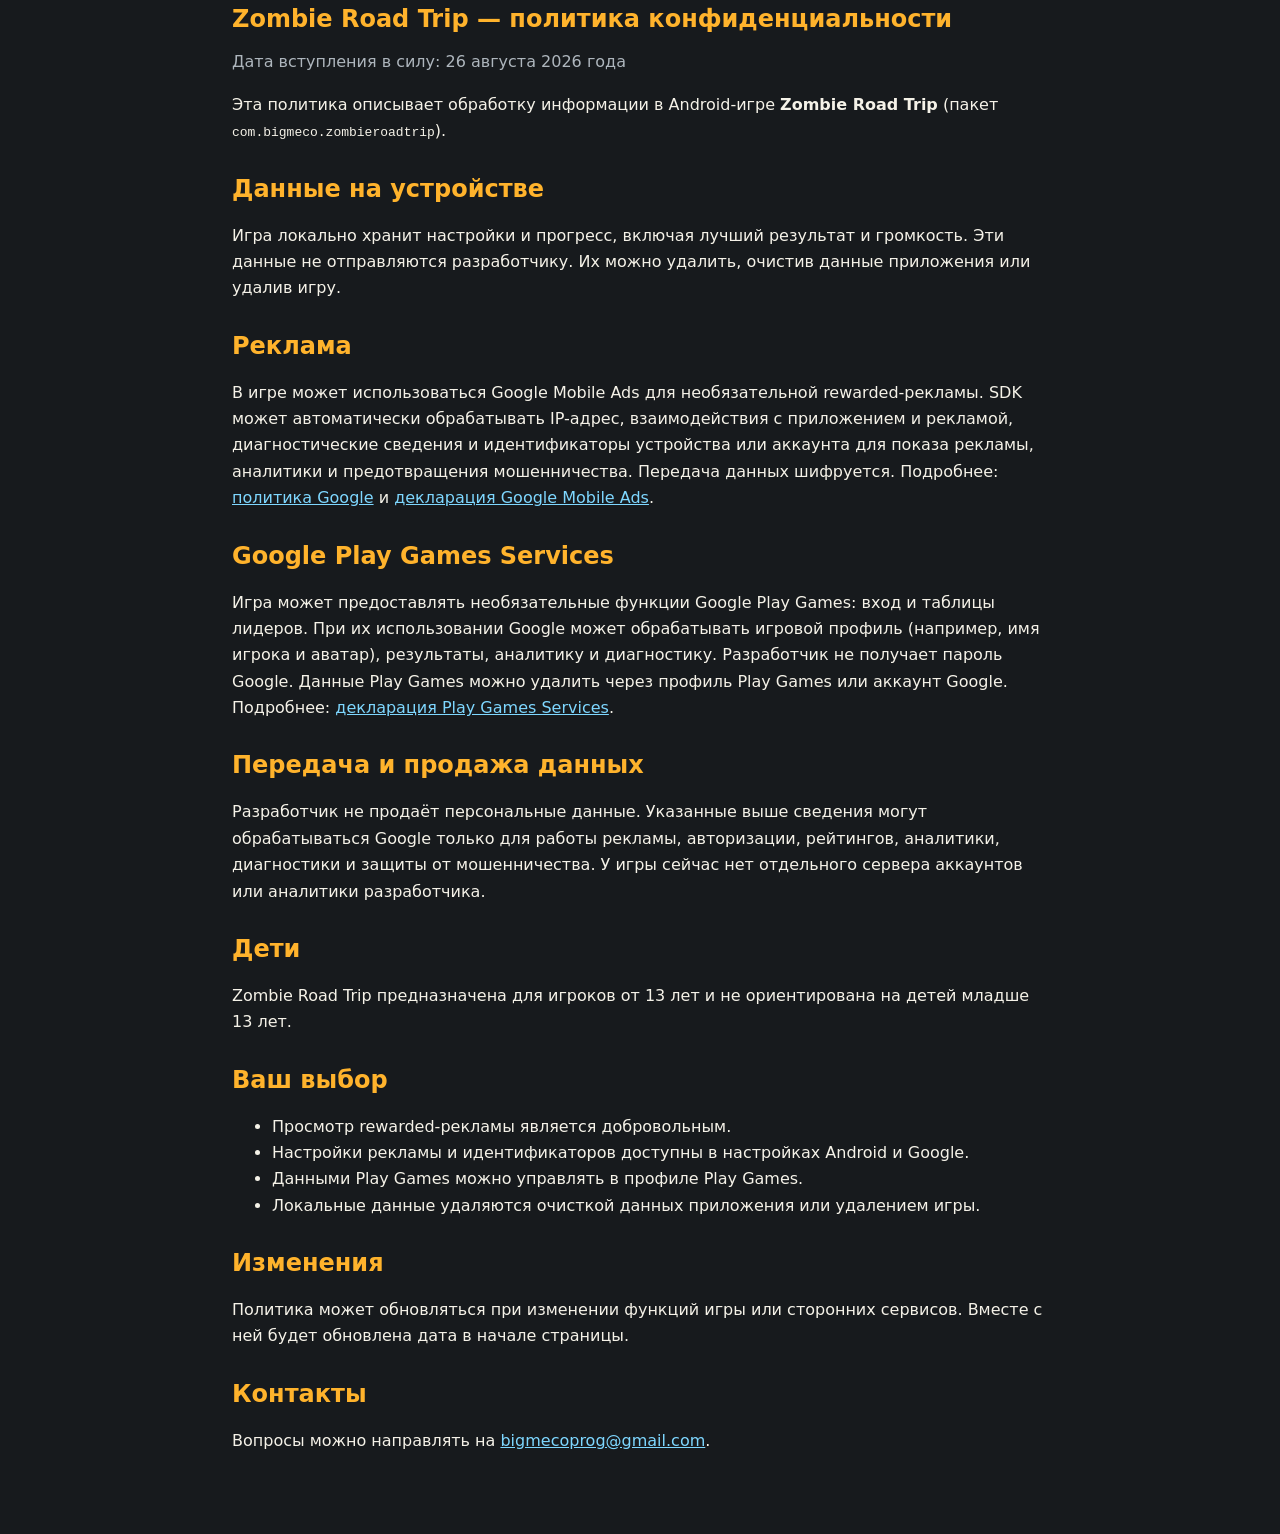
<file: privacy-policy.html>
<!doctype html>
<html lang="en">
<head>
  <meta charset="utf-8">
  <meta name="viewport" content="width=device-width, initial-scale=1">
  <meta name="color-scheme" content="dark light">
  <title>Zombie Road Trip — Privacy Policy</title>
  <style>
    :root { font-family: system-ui, -apple-system, BlinkMacSystemFont, "Segoe UI", sans-serif; color: #f5f2e8; background: #171a1d; }
    body { margin: 0; }
    main { box-sizing: border-box; width: min(860px, 100%); margin: 0 auto; padding: 40px 22px 64px; }
    h1, h2 { color: #ffb32c; }
    h1 { margin-bottom: 4px; }
    h2 { margin-top: 30px; }
    p, li { line-height: 1.65; }
    a { color: #7ed7ff; }
    .meta { color: #aeb6bd; }
    hr { margin: 48px 0; border: 0; border-top: 1px solid #485057; }
  </style>
</head>
<body>
<main>
  <article lang="en">
    <h1>Zombie Road Trip — Privacy Policy</h1>
    <p class="meta">Effective date: August 26, 2026</p>

    <p>This Privacy Policy explains how the Android game <strong>Zombie Road Trip</strong>
      (package name <code>com.bigmeco.zombieroadtrip</code>) handles information.</p>

    <h2>Information stored on your device</h2>
    <p>The game stores gameplay preferences and progress, such as the best distance and audio
      volume, locally on your device. This local information is not sent to the developer and can
      be removed by clearing the app data or uninstalling the game.</p>

    <h2>Advertising</h2>
    <p>The game may use Google Mobile Ads to provide optional rewarded advertisements. Google
      Mobile Ads may automatically process an IP address, interactions with the app and ads,
      diagnostic information, and device or account identifiers. This information may be used for
      advertising, analytics, and fraud prevention. Data transmitted by the SDK is encrypted in
      transit. See Google's
      <a href="https://policies.google.com/privacy">Privacy Policy</a> and
      <a href="https://developers.google.com/admob/android/privacy/play-data-disclosure">Google Mobile Ads data disclosure</a>.</p>

    <h2>Google Play Games Services</h2>
    <p>The game may offer optional Google Play Games features such as sign-in and leaderboards.
      When you use them, Google may process your gamer identity (for example, gamertag and avatar),
      gameplay scores, analytics, and diagnostic information. The developer does not receive your
      Google password. Play Games data is encrypted in transit. You can manage or delete your Play
      Games data through your Google Play Games profile or Google Account. See the
      <a href="https://developer.android.com/games/pgs/data-collection">Play Games Services data disclosure</a>.</p>

    <h2>Sharing and sale of data</h2>
    <p>The developer does not sell personal data. Information described above may be processed by
      Google only to provide advertising, authentication, leaderboard, analytics, diagnostic, and
      fraud-prevention functions. The game does not currently operate a separate developer-owned
      account or analytics server.</p>

    <h2>Children</h2>
    <p>Zombie Road Trip is intended for players aged 13 and older and is not directed to children
      under 13.</p>

    <h2>Your choices</h2>
    <ul>
      <li>Rewarded advertisements are optional.</li>
      <li>You can manage advertising settings and identifiers in Android or Google settings.</li>
      <li>You can manage or delete Play Games information through your Play Games profile.</li>
      <li>You can delete locally stored game information by clearing app data or uninstalling.</li>
    </ul>

    <h2>Changes</h2>
    <p>This policy may be updated when the game's features or third-party services change. The
      effective date at the top of this page will be updated accordingly.</p>

    <h2>Contact</h2>
    <p>Questions about this policy can be sent to
      <a href="mailto:bigmecoprog@gmail.com">bigmecoprog@gmail.com</a>.</p>
  </article>

  <hr>

  <article lang="ru">
    <h1>Zombie Road Trip — политика конфиденциальности</h1>
    <p class="meta">Дата вступления в силу: 26 августа 2026 года</p>

    <p>Эта политика описывает обработку информации в Android-игре
      <strong>Zombie Road Trip</strong> (пакет <code>com.bigmeco.zombieroadtrip</code>).</p>

    <h2>Данные на устройстве</h2>
    <p>Игра локально хранит настройки и прогресс, включая лучший результат и громкость. Эти данные
      не отправляются разработчику. Их можно удалить, очистив данные приложения или удалив игру.</p>

    <h2>Реклама</h2>
    <p>В игре может использоваться Google Mobile Ads для необязательной rewarded-рекламы. SDK
      может автоматически обрабатывать IP-адрес, взаимодействия с приложением и рекламой,
      диагностические сведения и идентификаторы устройства или аккаунта для показа рекламы,
      аналитики и предотвращения мошенничества. Передача данных шифруется. Подробнее:
      <a href="https://policies.google.com/privacy">политика Google</a> и
      <a href="https://developers.google.com/admob/android/privacy/play-data-disclosure">декларация Google Mobile Ads</a>.</p>

    <h2>Google Play Games Services</h2>
    <p>Игра может предоставлять необязательные функции Google Play Games: вход и таблицы лидеров.
      При их использовании Google может обрабатывать игровой профиль (например, имя игрока и
      аватар), результаты, аналитику и диагностику. Разработчик не получает пароль Google.
      Данные Play Games можно удалить через профиль Play Games или аккаунт Google. Подробнее:
      <a href="https://developer.android.com/games/pgs/data-collection">декларация Play Games Services</a>.</p>

    <h2>Передача и продажа данных</h2>
    <p>Разработчик не продаёт персональные данные. Указанные выше сведения могут обрабатываться
      Google только для работы рекламы, авторизации, рейтингов, аналитики, диагностики и защиты от
      мошенничества. У игры сейчас нет отдельного сервера аккаунтов или аналитики разработчика.</p>

    <h2>Дети</h2>
    <p>Zombie Road Trip предназначена для игроков от 13 лет и не ориентирована на детей младше
      13 лет.</p>

    <h2>Ваш выбор</h2>
    <ul>
      <li>Просмотр rewarded-рекламы является добровольным.</li>
      <li>Настройки рекламы и идентификаторов доступны в настройках Android и Google.</li>
      <li>Данными Play Games можно управлять в профиле Play Games.</li>
      <li>Локальные данные удаляются очисткой данных приложения или удалением игры.</li>
    </ul>

    <h2>Изменения</h2>
    <p>Политика может обновляться при изменении функций игры или сторонних сервисов. Вместе с ней
      будет обновлена дата в начале страницы.</p>

    <h2>Контакты</h2>
    <p>Вопросы можно направлять на
      <a href="mailto:bigmecoprog@gmail.com">bigmecoprog@gmail.com</a>.</p>
  </article>
</main>
</body>
</html>
</file>
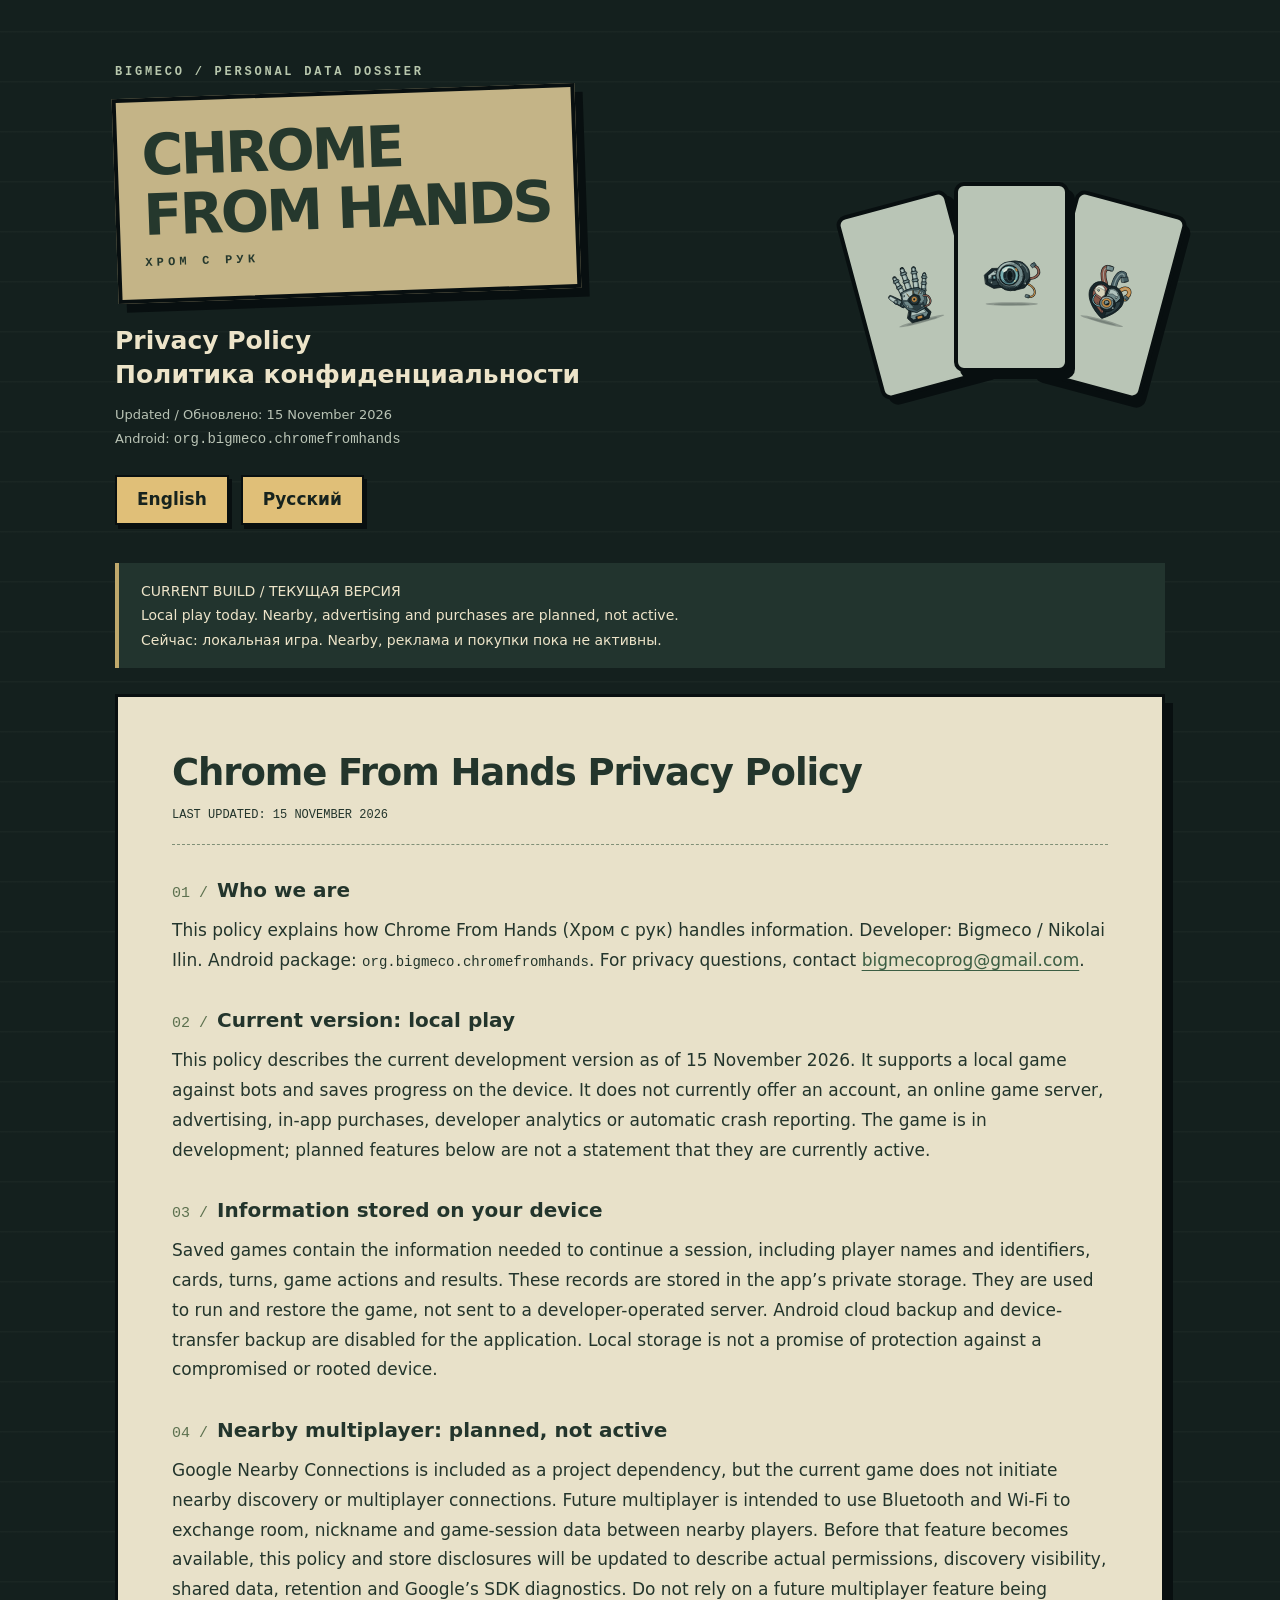
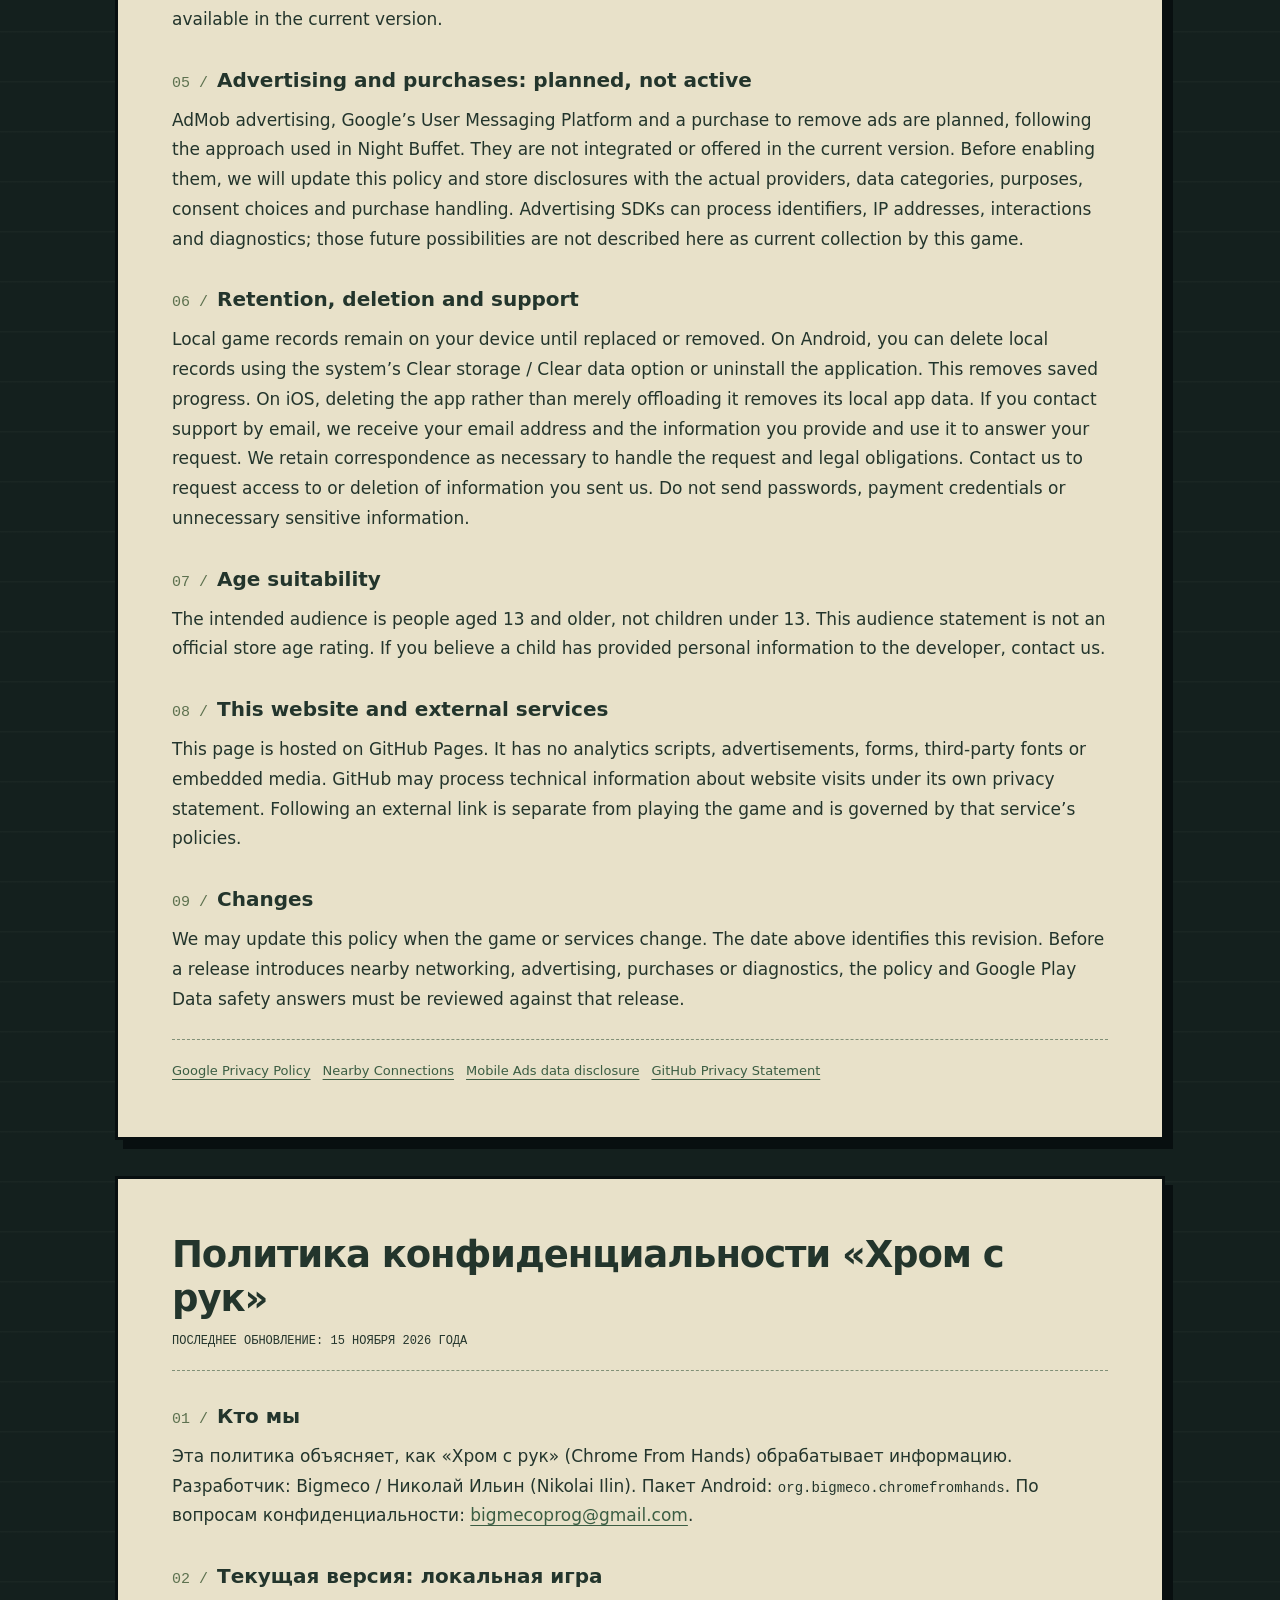
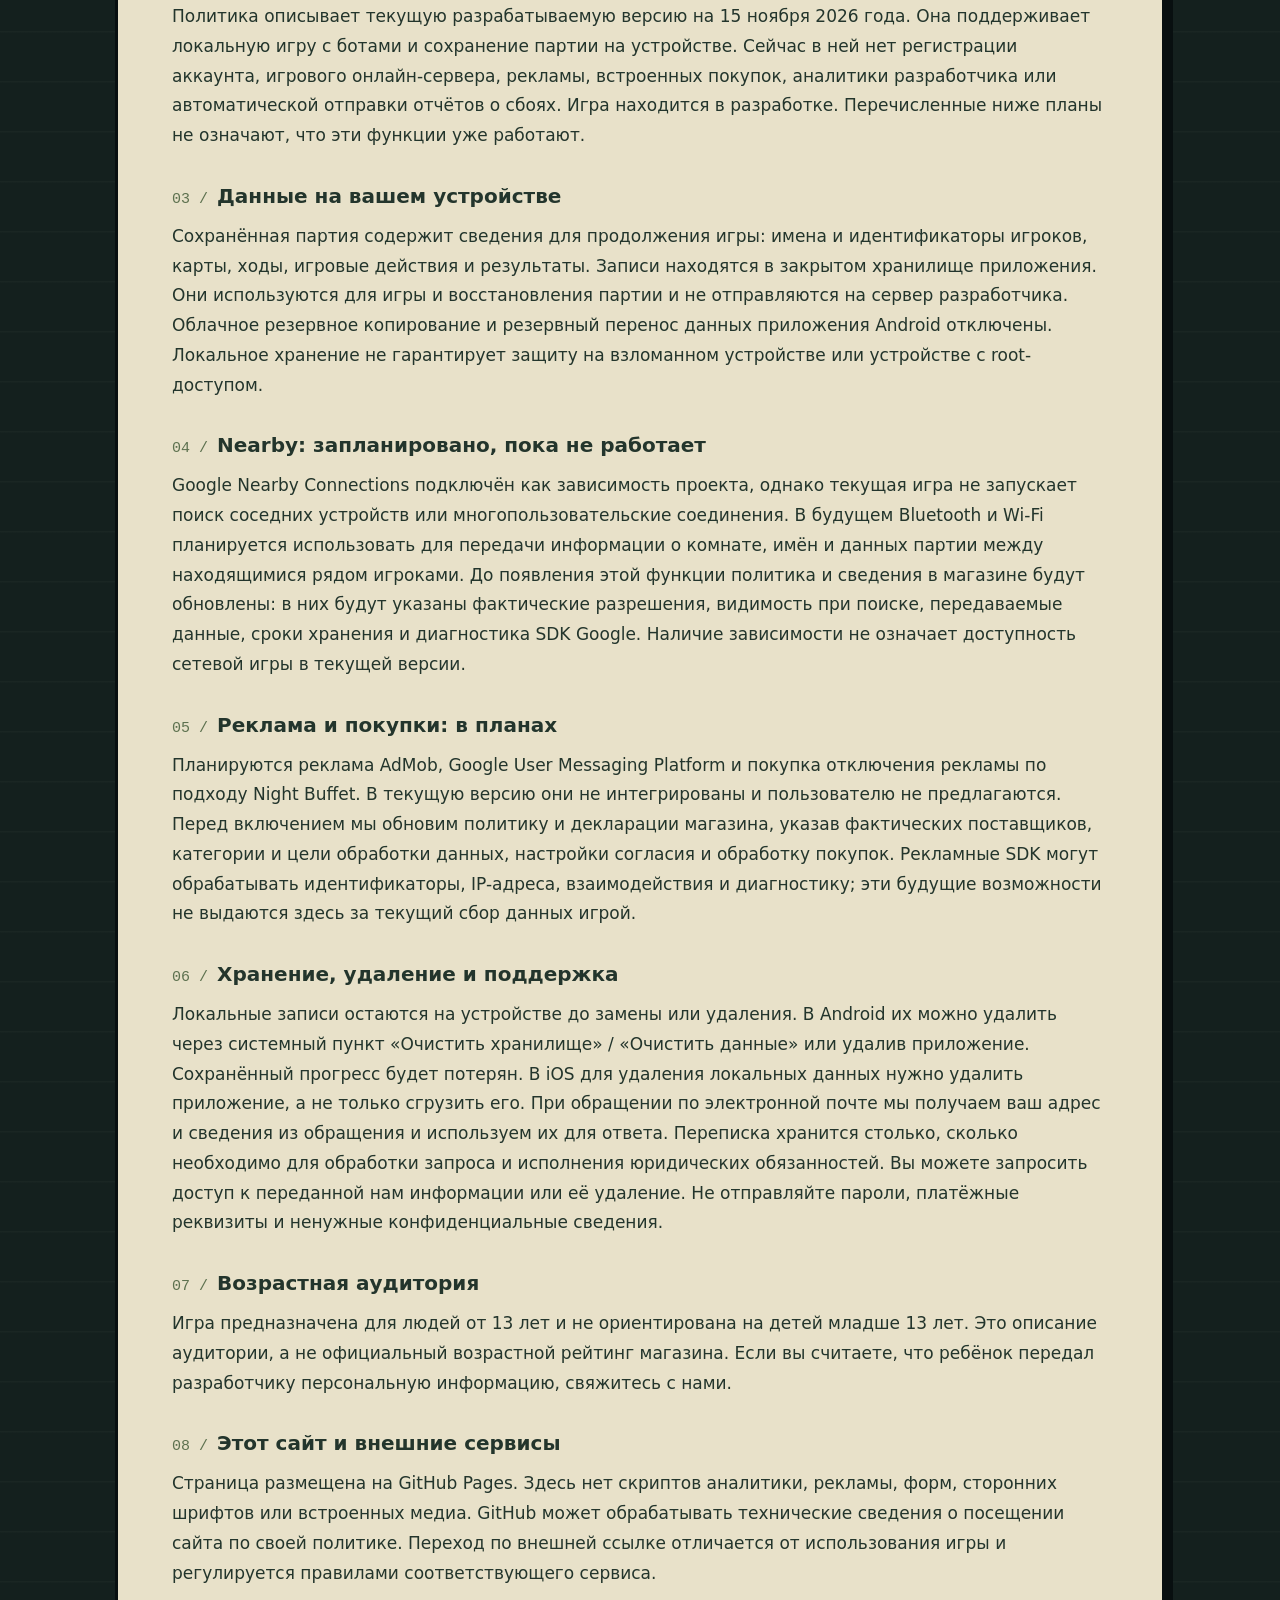
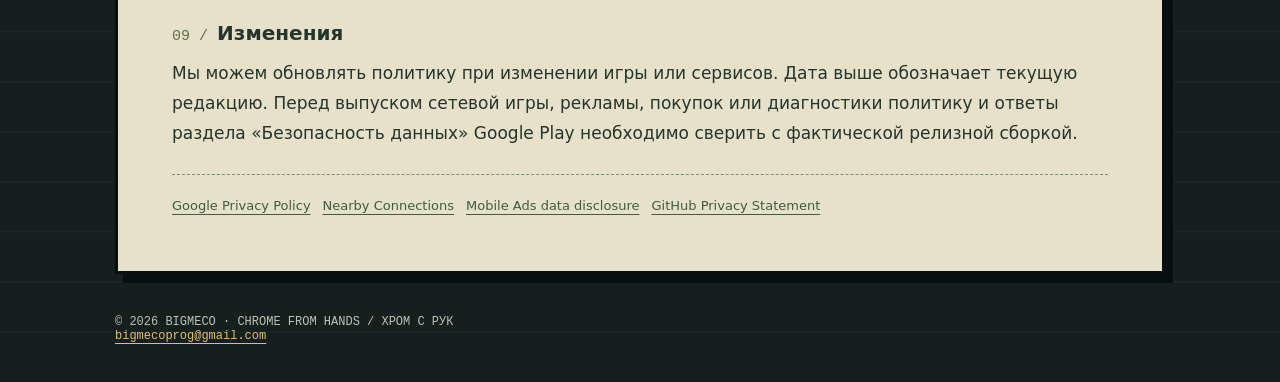
<file: chrome-from-hands/privacy-policy.html>
<!doctype html><html lang="en"><meta charset="utf-8"><meta name="viewport" content="width=device-width, initial-scale=1"><title>Chrome From Hands · Privacy Policy</title><meta name="description" content="Privacy policy for Chrome From Hands / Хром с рук by Bigmeco. Local game data, planned services and privacy contact."><style>*{box-sizing:border-box}html{scroll-behavior:smooth}body{margin:0;background:#14201e;color:#ede4c9;font:17px/1.75 system-ui,sans-serif;background-image:repeating-linear-gradient(0deg,transparent 0 48px,#b8c6b209 49px 50px)}a{color:#e7bd69;text-underline-offset:4px}a:focus-visible{outline:3px solid #e7bd69;outline-offset:5px}header,main,footer{width:min(1050px,calc(100% - 40px));margin:auto}header{padding:65px 0 38px;display:grid;grid-template-columns:1fr 290px;gap:24px;align-items:center}.kicker{font:700 12px monospace;letter-spacing:.23em;color:#b8c7ad}.sign{display:inline-block;background:#c4b487;color:#25382d;border:4px solid #080f10;box-shadow:8px 9px 0 #080f10;transform:rotate(-2deg);padding:24px;margin:12px 0 28px}.sign strong{font-size:clamp(30px,5vw,57px);line-height:1.05;letter-spacing:-.05em;display:block}.sign span{font:700 12px monospace;letter-spacing:.35em}h1{font-size:25px;line-height:1.35;margin:0}header p{font-size:13px;color:#b9c3b5}.art{display:flex;align-items:center;height:230px}.art img{width:115px;height:190px;background:#b9c5b6;border:4px solid #080f10;border-radius:10px;padding:12px;box-shadow:6px 7px #080f10;margin-left:-18px}.art img:first-child{transform:rotate(-15deg)}.art img:nth-child(2){transform:translateY(-18px);z-index:1}.art img:last-child{transform:rotate(15deg)}nav{display:flex;gap:12px;margin-top:24px}nav a{background:#e0bf78;color:#17231e;border:2px solid #080f10;box-shadow:3px 4px #080f10;padding:8px 20px;text-decoration:none;font-weight:750;min-height:46px}.notice{border-left:4px solid #c0a96c;background:#22342e;padding:16px 22px;margin-bottom:26px;font-size:14px}article{background:#e8e1c9;color:#23352c;padding:clamp(24px,5vw,54px);border:3px solid #080f10;box-shadow:8px 9px #080f10;margin:0 0 36px;scroll-margin-top:24px;counter-reset:sec}article a{color:#3b5d43}h2{font-size:clamp(25px,4vw,37px);line-height:1.2;margin:0 0 12px;letter-spacing:-.03em}h3{font-size:20px;line-height:1.35;margin:32px 0 12px}h3:before{counter-increment:sec;content:counter(sec,decimal-leading-zero) ' / ';font:15px monospace;color:#5d714f}p{margin:12px 0}.date{font:12px monospace;text-transform:uppercase;border-bottom:1px dashed #809077;padding-bottom:22px}code{overflow-wrap:anywhere;font-size:14px}.links{margin:25px 0 0;padding-top:20px;border-top:1px dashed #809077;display:flex;gap:12px;flex-wrap:wrap;font-size:13px}footer{padding:5px 0 38px;font:12px monospace;color:#b9c3b5}.skip{position:absolute;top:-100px}.skip:focus{top:10px;background:#14201e;padding:12px;z-index:9}@media(max-width:700px){header{grid-template-columns:1fr;padding-top:28px;gap:0}.art{display:none}header,main,footer{width:calc(100% - 30px)}.sign{padding:20px;max-width:95%}.sign strong{font-size:36px}article{padding:25px 22px;box-shadow:5px 6px #080f10}body{font-size:16px}h1{font-size:22px}.notice{padding:15px}nav{margin-bottom:4px}}@media(prefers-reduced-motion:reduce){html{scroll-behavior:auto}}@media print{body,article{background:white;color:black}header{display:block}.art,nav,.skip,.notice{display:none}.sign{transform:none;box-shadow:none;background:white}article{box-shadow:none;border:0;padding:0}a{color:black}}</style><body><a class="skip" href="#en">Skip to policy / К политике</a><header><div><div class="kicker">BIGMECO / PERSONAL DATA DOSSIER</div><div class="sign"><strong>CHROME<br>FROM HANDS</strong><span>ХРОМ С РУК</span></div><h1>Privacy Policy<br><span lang="ru">Политика конфиденциальности</span></h1><p>Updated / Обновлено: 15 November 2026<br>Android: <code>org.bigmeco.chromefromhands</code></p><nav aria-label="Languages"><a href="#en" lang="en">English</a><a href="#ru" lang="ru">Русский</a></nav></div><div class="art" aria-hidden="true"><img src="assets/black_eyed.svg" alt=""><img src="assets/blue.svg" alt=""><img src="assets/red.svg" alt=""></div></header><main><aside class="notice">CURRENT BUILD / ТЕКУЩАЯ ВЕРСИЯ<br>Local play today. Nearby, advertising and purchases are planned, not active.<br><span lang="ru">Сейчас: локальная игра. Nearby, реклама и покупки пока не активны.</span></aside><article id="en" lang="en"><h2>Chrome From Hands Privacy Policy</h2><p class="date">Last updated: 15 November 2026</p><section><h3>Who we are</h3><p>This policy explains how Chrome From Hands (Хром с рук) handles information. Developer: Bigmeco / Nikolai Ilin. Android package: <code>org.bigmeco.chromefromhands</code>. For privacy questions, contact <a href="mailto:bigmecoprog@gmail.com">bigmecoprog@gmail.com</a>.</p></section><section><h3>Current version: local play</h3><p>This policy describes the current development version as of 15 November 2026. It supports a local game against bots and saves progress on the device. It does not currently offer an account, an online game server, advertising, in-app purchases, developer analytics or automatic crash reporting. The game is in development; planned features below are not a statement that they are currently active.</p></section><section><h3>Information stored on your device</h3><p>Saved games contain the information needed to continue a session, including player names and identifiers, cards, turns, game actions and results. These records are stored in the app’s private storage. They are used to run and restore the game, not sent to a developer-operated server. Android cloud backup and device-transfer backup are disabled for the application. Local storage is not a promise of protection against a compromised or rooted device.</p></section><section><h3>Nearby multiplayer: planned, not active</h3><p>Google Nearby Connections is included as a project dependency, but the current game does not initiate nearby discovery or multiplayer connections. Future multiplayer is intended to use Bluetooth and Wi-Fi to exchange room, nickname and game-session data between nearby players. Before that feature becomes available, this policy and store disclosures will be updated to describe actual permissions, discovery visibility, shared data, retention and Google’s SDK diagnostics. Do not rely on a future multiplayer feature being available in the current version.</p></section><section><h3>Advertising and purchases: planned, not active</h3><p>AdMob advertising, Google’s User Messaging Platform and a purchase to remove ads are planned, following the approach used in Night Buffet. They are not integrated or offered in the current version. Before enabling them, we will update this policy and store disclosures with the actual providers, data categories, purposes, consent choices and purchase handling. Advertising SDKs can process identifiers, IP addresses, interactions and diagnostics; those future possibilities are not described here as current collection by this game.</p></section><section><h3>Retention, deletion and support</h3><p>Local game records remain on your device until replaced or removed. On Android, you can delete local records using the system’s Clear storage / Clear data option or uninstall the application. This removes saved progress. On iOS, deleting the app rather than merely offloading it removes its local app data. If you contact support by email, we receive your email address and the information you provide and use it to answer your request. We retain correspondence as necessary to handle the request and legal obligations. Contact us to request access to or deletion of information you sent us. Do not send passwords, payment credentials or unnecessary sensitive information.</p></section><section><h3>Age suitability</h3><p>The intended audience is people aged 13 and older, not children under 13. This audience statement is not an official store age rating. If you believe a child has provided personal information to the developer, contact us.</p></section><section><h3>This website and external services</h3><p>This page is hosted on GitHub Pages. It has no analytics scripts, advertisements, forms, third-party fonts or embedded media. GitHub may process technical information about website visits under its own privacy statement. Following an external link is separate from playing the game and is governed by that service’s policies.</p></section><section><h3>Changes</h3><p>We may update this policy when the game or services change. The date above identifies this revision. Before a release introduces nearby networking, advertising, purchases or diagnostics, the policy and Google Play Data safety answers must be reviewed against that release.</p></section><div class="links"><a href="https://policies.google.com/privacy">Google Privacy Policy</a><a href="https://developers.google.com/nearby/connections/overview">Nearby Connections</a><a href="https://developers.google.com/admob/android/privacy/play-data-disclosure">Mobile Ads data disclosure</a><a href="https://docs.github.com/en/site-policy/privacy-policies/github-general-privacy-statement">GitHub Privacy Statement</a></div></article><article id="ru" lang="ru"><h2>Политика конфиденциальности «Хром с рук»</h2><p class="date">Последнее обновление: 15 ноября 2026 года</p><section><h3>Кто мы</h3><p>Эта политика объясняет, как «Хром с рук» (Chrome From Hands) обрабатывает информацию. Разработчик: Bigmeco / Николай Ильин (Nikolai Ilin). Пакет Android: <code>org.bigmeco.chromefromhands</code>. По вопросам конфиденциальности: <a href="mailto:bigmecoprog@gmail.com">bigmecoprog@gmail.com</a>.</p></section><section><h3>Текущая версия: локальная игра</h3><p>Политика описывает текущую разрабатываемую версию на 15 ноября 2026 года. Она поддерживает локальную игру с ботами и сохранение партии на устройстве. Сейчас в ней нет регистрации аккаунта, игрового онлайн-сервера, рекламы, встроенных покупок, аналитики разработчика или автоматической отправки отчётов о сбоях. Игра находится в разработке. Перечисленные ниже планы не означают, что эти функции уже работают.</p></section><section><h3>Данные на вашем устройстве</h3><p>Сохранённая партия содержит сведения для продолжения игры: имена и идентификаторы игроков, карты, ходы, игровые действия и результаты. Записи находятся в закрытом хранилище приложения. Они используются для игры и восстановления партии и не отправляются на сервер разработчика. Облачное резервное копирование и резервный перенос данных приложения Android отключены. Локальное хранение не гарантирует защиту на взломанном устройстве или устройстве с root-доступом.</p></section><section><h3>Nearby: запланировано, пока не работает</h3><p>Google Nearby Connections подключён как зависимость проекта, однако текущая игра не запускает поиск соседних устройств или многопользовательские соединения. В будущем Bluetooth и Wi-Fi планируется использовать для передачи информации о комнате, имён и данных партии между находящимися рядом игроками. До появления этой функции политика и сведения в магазине будут обновлены: в них будут указаны фактические разрешения, видимость при поиске, передаваемые данные, сроки хранения и диагностика SDK Google. Наличие зависимости не означает доступность сетевой игры в текущей версии.</p></section><section><h3>Реклама и покупки: в планах</h3><p>Планируются реклама AdMob, Google User Messaging Platform и покупка отключения рекламы по подходу Night Buffet. В текущую версию они не интегрированы и пользователю не предлагаются. Перед включением мы обновим политику и декларации магазина, указав фактических поставщиков, категории и цели обработки данных, настройки согласия и обработку покупок. Рекламные SDK могут обрабатывать идентификаторы, IP-адреса, взаимодействия и диагностику; эти будущие возможности не выдаются здесь за текущий сбор данных игрой.</p></section><section><h3>Хранение, удаление и поддержка</h3><p>Локальные записи остаются на устройстве до замены или удаления. В Android их можно удалить через системный пункт «Очистить хранилище» / «Очистить данные» или удалив приложение. Сохранённый прогресс будет потерян. В iOS для удаления локальных данных нужно удалить приложение, а не только сгрузить его. При обращении по электронной почте мы получаем ваш адрес и сведения из обращения и используем их для ответа. Переписка хранится столько, сколько необходимо для обработки запроса и исполнения юридических обязанностей. Вы можете запросить доступ к переданной нам информации или её удаление. Не отправляйте пароли, платёжные реквизиты и ненужные конфиденциальные сведения.</p></section><section><h3>Возрастная аудитория</h3><p>Игра предназначена для людей от 13 лет и не ориентирована на детей младше 13 лет. Это описание аудитории, а не официальный возрастной рейтинг магазина. Если вы считаете, что ребёнок передал разработчику персональную информацию, свяжитесь с нами.</p></section><section><h3>Этот сайт и внешние сервисы</h3><p>Страница размещена на GitHub Pages. Здесь нет скриптов аналитики, рекламы, форм, сторонних шрифтов или встроенных медиа. GitHub может обрабатывать технические сведения о посещении сайта по своей политике. Переход по внешней ссылке отличается от использования игры и регулируется правилами соответствующего сервиса.</p></section><section><h3>Изменения</h3><p>Мы можем обновлять политику при изменении игры или сервисов. Дата выше обозначает текущую редакцию. Перед выпуском сетевой игры, рекламы, покупок или диагностики политику и ответы раздела «Безопасность данных» Google Play необходимо сверить с фактической релизной сборкой.</p></section><div class="links"><a href="https://policies.google.com/privacy">Google Privacy Policy</a><a href="https://developers.google.com/nearby/connections/overview">Nearby Connections</a><a href="https://developers.google.com/admob/android/privacy/play-data-disclosure">Mobile Ads data disclosure</a><a href="https://docs.github.com/en/site-policy/privacy-policies/github-general-privacy-statement">GitHub Privacy Statement</a></div></article></main><footer>© 2026 BIGMECO · CHROME FROM HANDS / ХРОМ С РУК<br><a href="mailto:bigmecoprog@gmail.com">bigmecoprog@gmail.com</a></footer></body></html>
</file>
<file: communalka/style.css>
@font-face {
  font-family: Oswald;
  src: url("oswald-semibold.ttf") format("truetype");
  font-style: normal;
  font-weight: 600;
  font-display: swap;
}

:root {
  color-scheme: dark;
  --concrete: #22251f;
  --surface: #292e25;
  --paper: #e6dfcc;
  --ink: #242821;
  --muted-ink: #505748;
  --line: #a5a68f;
  --accent: #c1ca9e;
  --accent-ink: #38432b;
}

* { box-sizing: border-box; }

body {
  margin: 0;
  background: repeating-linear-gradient(90deg, transparent 0 84px, #fff1 84px 85px, transparent 85px 168px), var(--concrete);
  font: 1rem/1.65 system-ui, -apple-system, "Segoe UI", sans-serif;
}

.layout {
  width: min(calc(100% - 2rem), 52rem);
  margin: 0 auto;
  padding: 2.5rem 0 5rem;
}

.door {
  margin-bottom: 2.25rem;
}

.nameplate {
  padding: clamp(1.25rem, 5vw, 2.75rem);
  border: 1px solid #899273;
  border-radius: 3px 13px 3px 3px;
  background: var(--surface);
  box-shadow: inset 0 0 0 5px #1c201a, 4px 5px 0 #151813;
  color: #f6f2e5;
}

.brand, .product, .date { margin: 0; }

.brand {
  color: var(--accent);
  font-size: 0.8rem;
  font-weight: 750;
  letter-spacing: 0.09em;
  overflow-wrap: anywhere;
}

.brand [aria-hidden] { padding-inline: 0.12em; }

h1, h2, h3 {
  font-family: Oswald, "Arial Narrow", "Segoe UI", sans-serif;
  font-weight: 600;
  line-height: 1.2;
}

h1 {
  margin: 0.7rem 0 1rem;
  font-size: clamp(2.2rem, 7vw, 4.25rem);
}

h1 span {
  display: block;
  margin-top: 0.45rem;
  color: #d5d6c3;
  font-size: clamp(1.25rem, 4vw, 2rem);
}

.product {
  color: #d5d6c3;
  font-size: 0.9rem;
}

.languages {
  display: flex;
  flex-wrap: wrap;
  gap: 0.6rem;
  margin: 1.1rem 0 0;
}

.languages a {
  min-block-size: 2.75rem;
  padding: 0.5rem 0.85rem;
  border: 1px solid #899273;
  border-radius: 2px 8px 2px 2px;
  background: #35402f;
  color: #f3f2e3;
  font-weight: 650;
  text-decoration-thickness: 0.07em;
}

.languages a:hover { background: #45543b; }

.notice {
  scroll-margin-top: 1.25rem;
  background: var(--paper);
  color: var(--ink);
  padding: clamp(1.25rem, 5vw, 2.75rem);
  border: 1px solid #aca891;
  border-top: 6px solid #829265;
  border-radius: 3px 14px 3px 3px;
  box-shadow: 4px 5px 0 #151813;
  overflow-wrap: anywhere;
}

.notice + .notice { margin-top: 2.25rem; }

.date {
  color: var(--muted-ink);
  font-size: 0.8125rem;
  font-weight: 700;
}

h2 {
  max-width: 25ch;
  margin: 0.3rem 0 0.8rem;
  font-size: clamp(1.7rem, 5vw, 2.7rem);
}

h3 {
  margin: 0 0 0.5rem;
  font-size: 1.35rem;
}

.notice section {
  padding-top: 1.25rem;
  margin-top: 1.25rem;
  border-top: 1px solid var(--line);
}

.notice p:not(.date) {
  max-width: 69ch;
  margin: 0 0 0.8rem;
}

.notice p:last-child { margin-bottom: 0; }

.notice a {
  color: var(--accent-ink);
  font-weight: 650;
  text-underline-offset: 0.16em;
}

.notice a:hover { text-decoration-thickness: 0.13em; }

.source { font-size: 0.9rem; }
.source span { margin-inline: 0.15em; }

code {
  font-family: ui-monospace, "SFMono-Regular", Consolas, monospace;
  font-size: 0.89em;
}

:focus-visible {
  outline: 2px solid currentColor;
  outline-offset: 3px;
}

.notice:target {
  outline: 2px solid var(--accent);
  outline-offset: 4px;
}

@media (max-width: 28rem) {
  .layout { padding: 1.35rem 0 2.5rem; }
  .door { margin-bottom: 1.5rem; }
  .notice + .notice { margin-top: 1.25rem; }
}

@media print {
  body, .nameplate, .notice { background: white; color: black; box-shadow: none; }
  .layout { width: auto; padding: 0; }
  .brand, .product, h1 span, .date { color: black; }
  .languages { display: none; }
  h2, h3 { break-after: avoid; }
}
</file>
